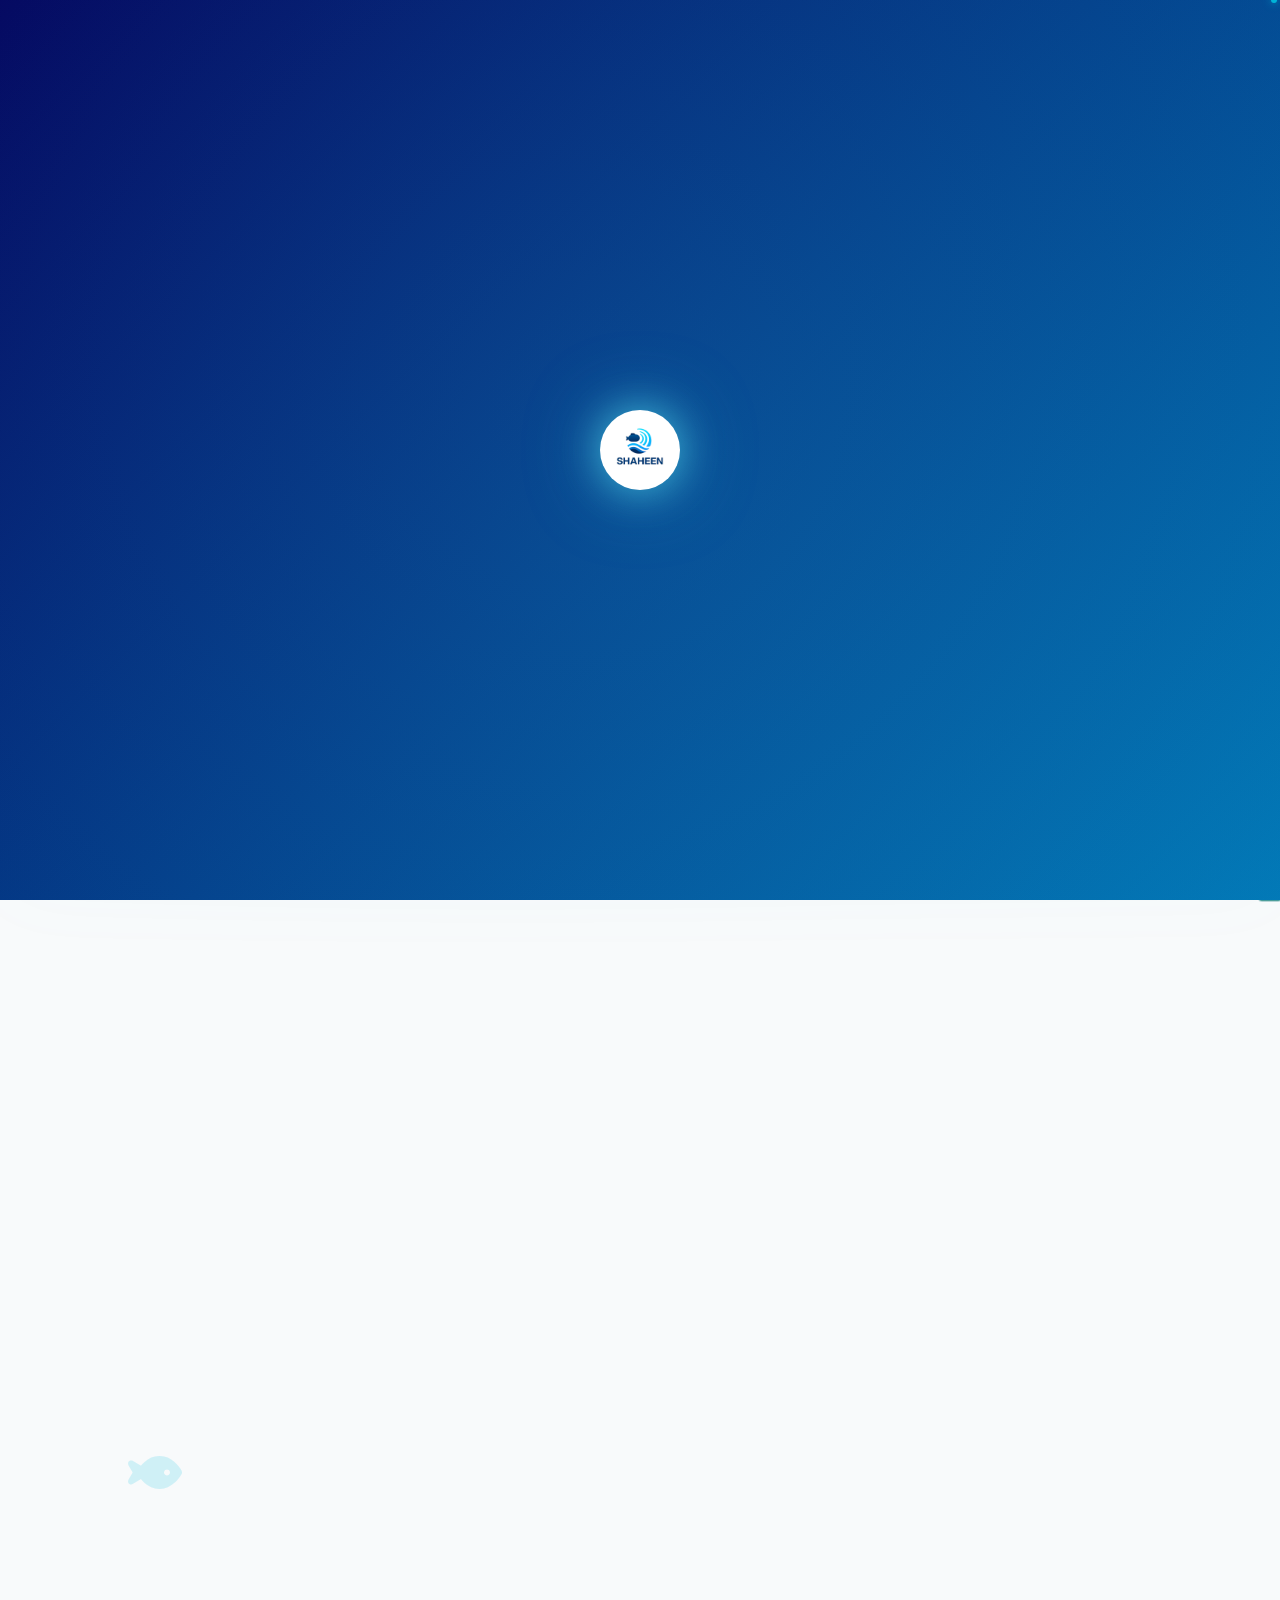
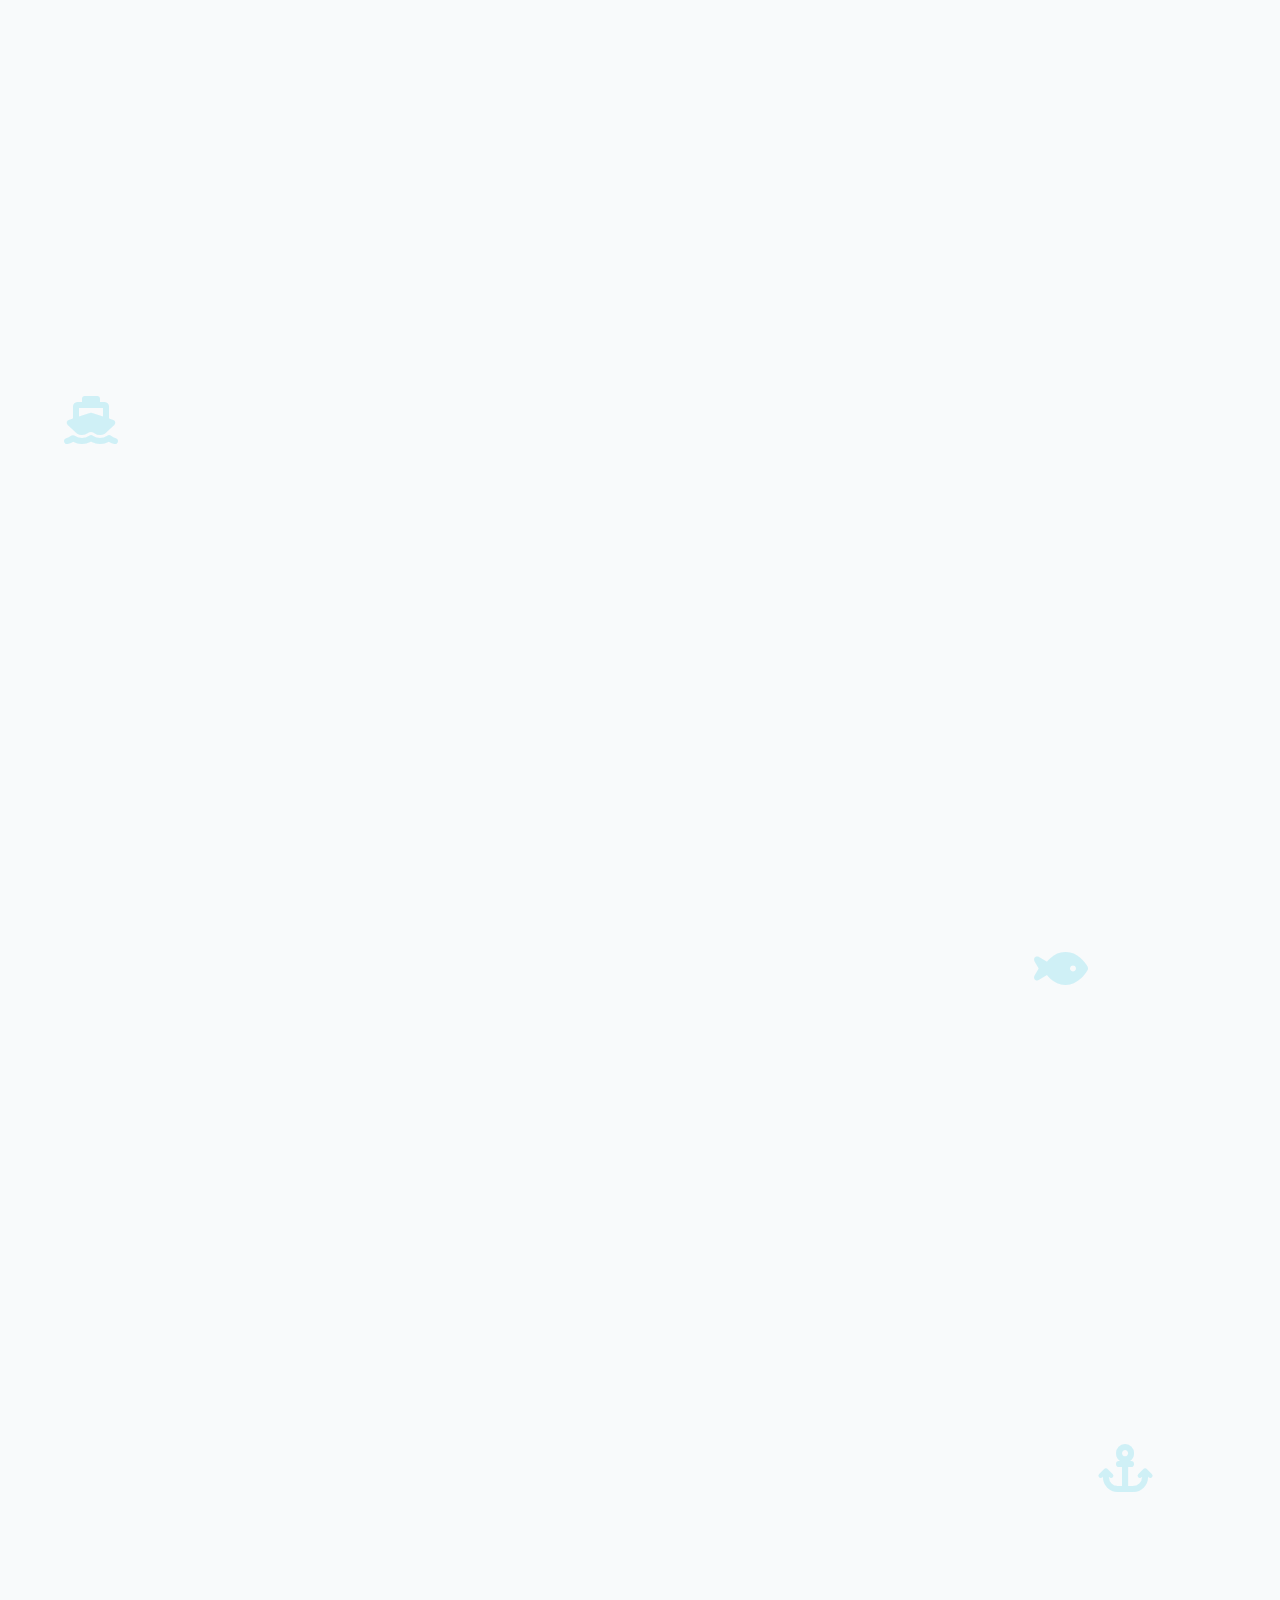
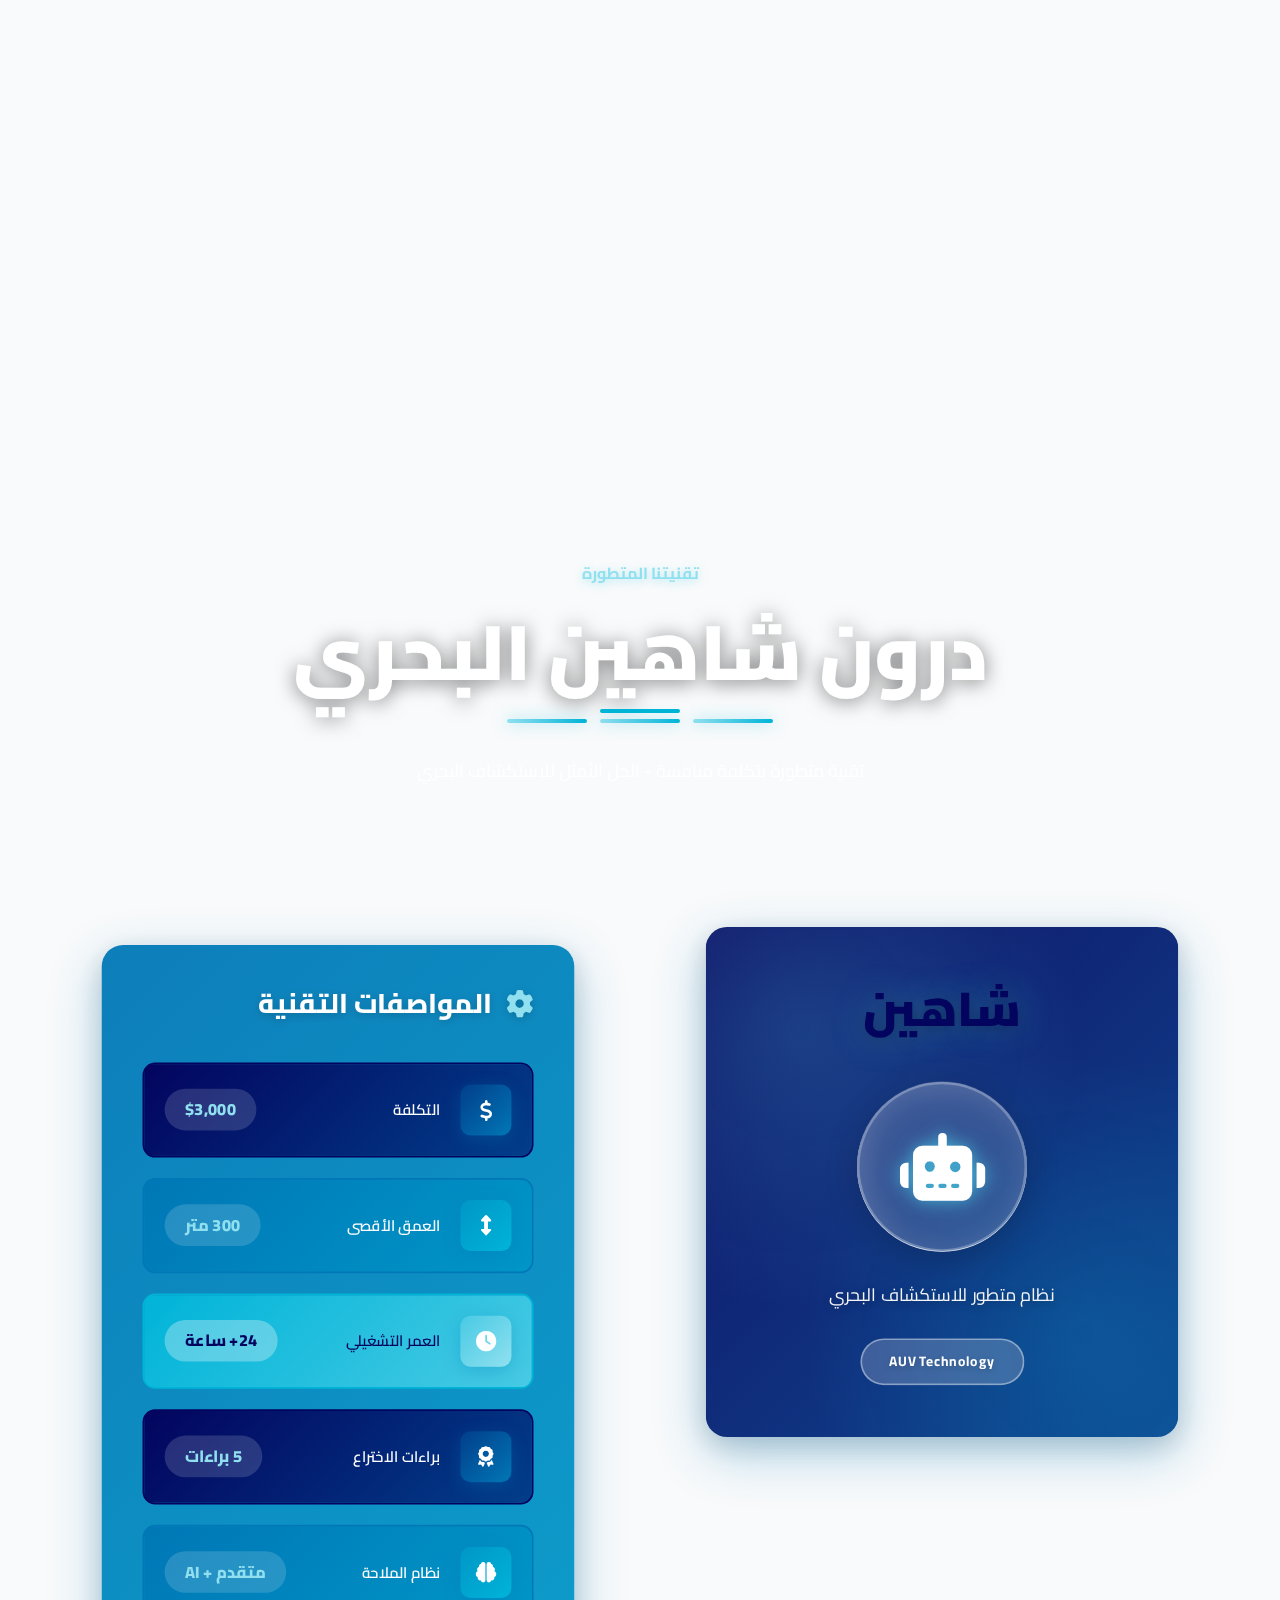
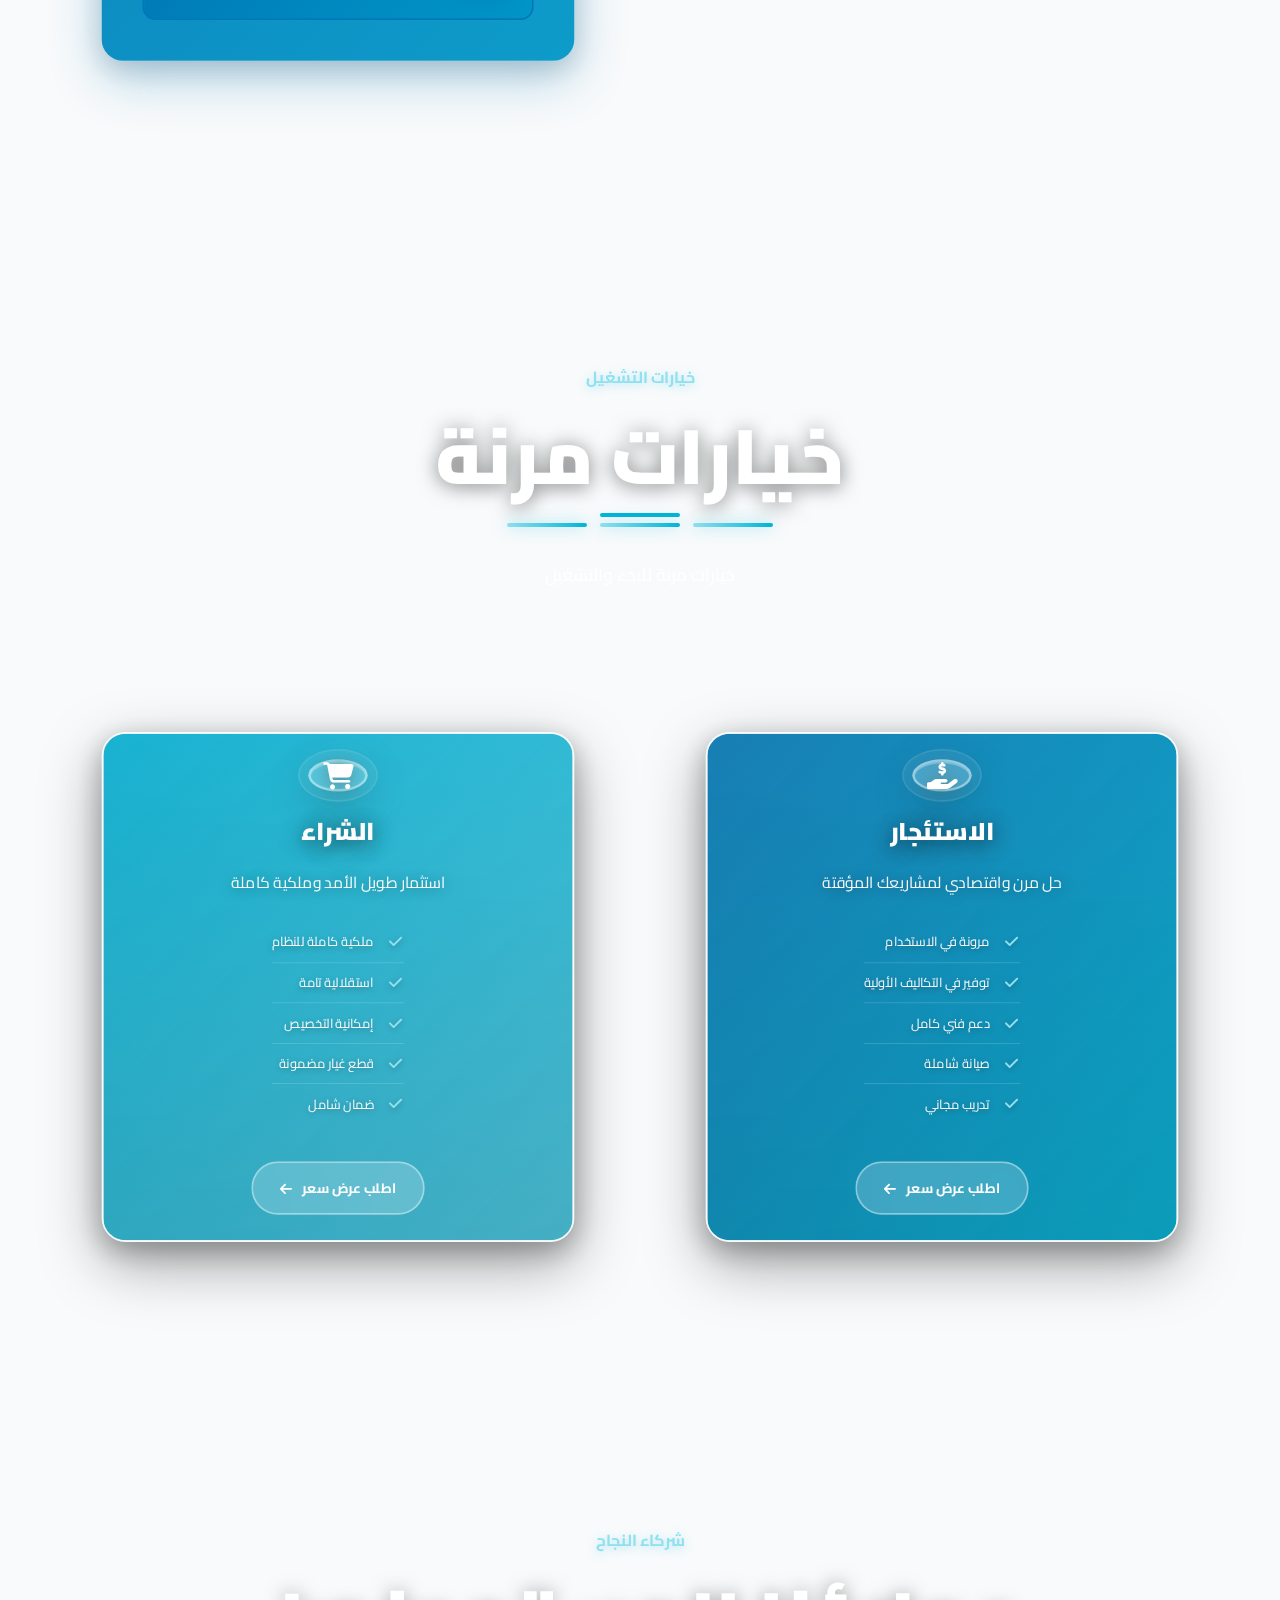
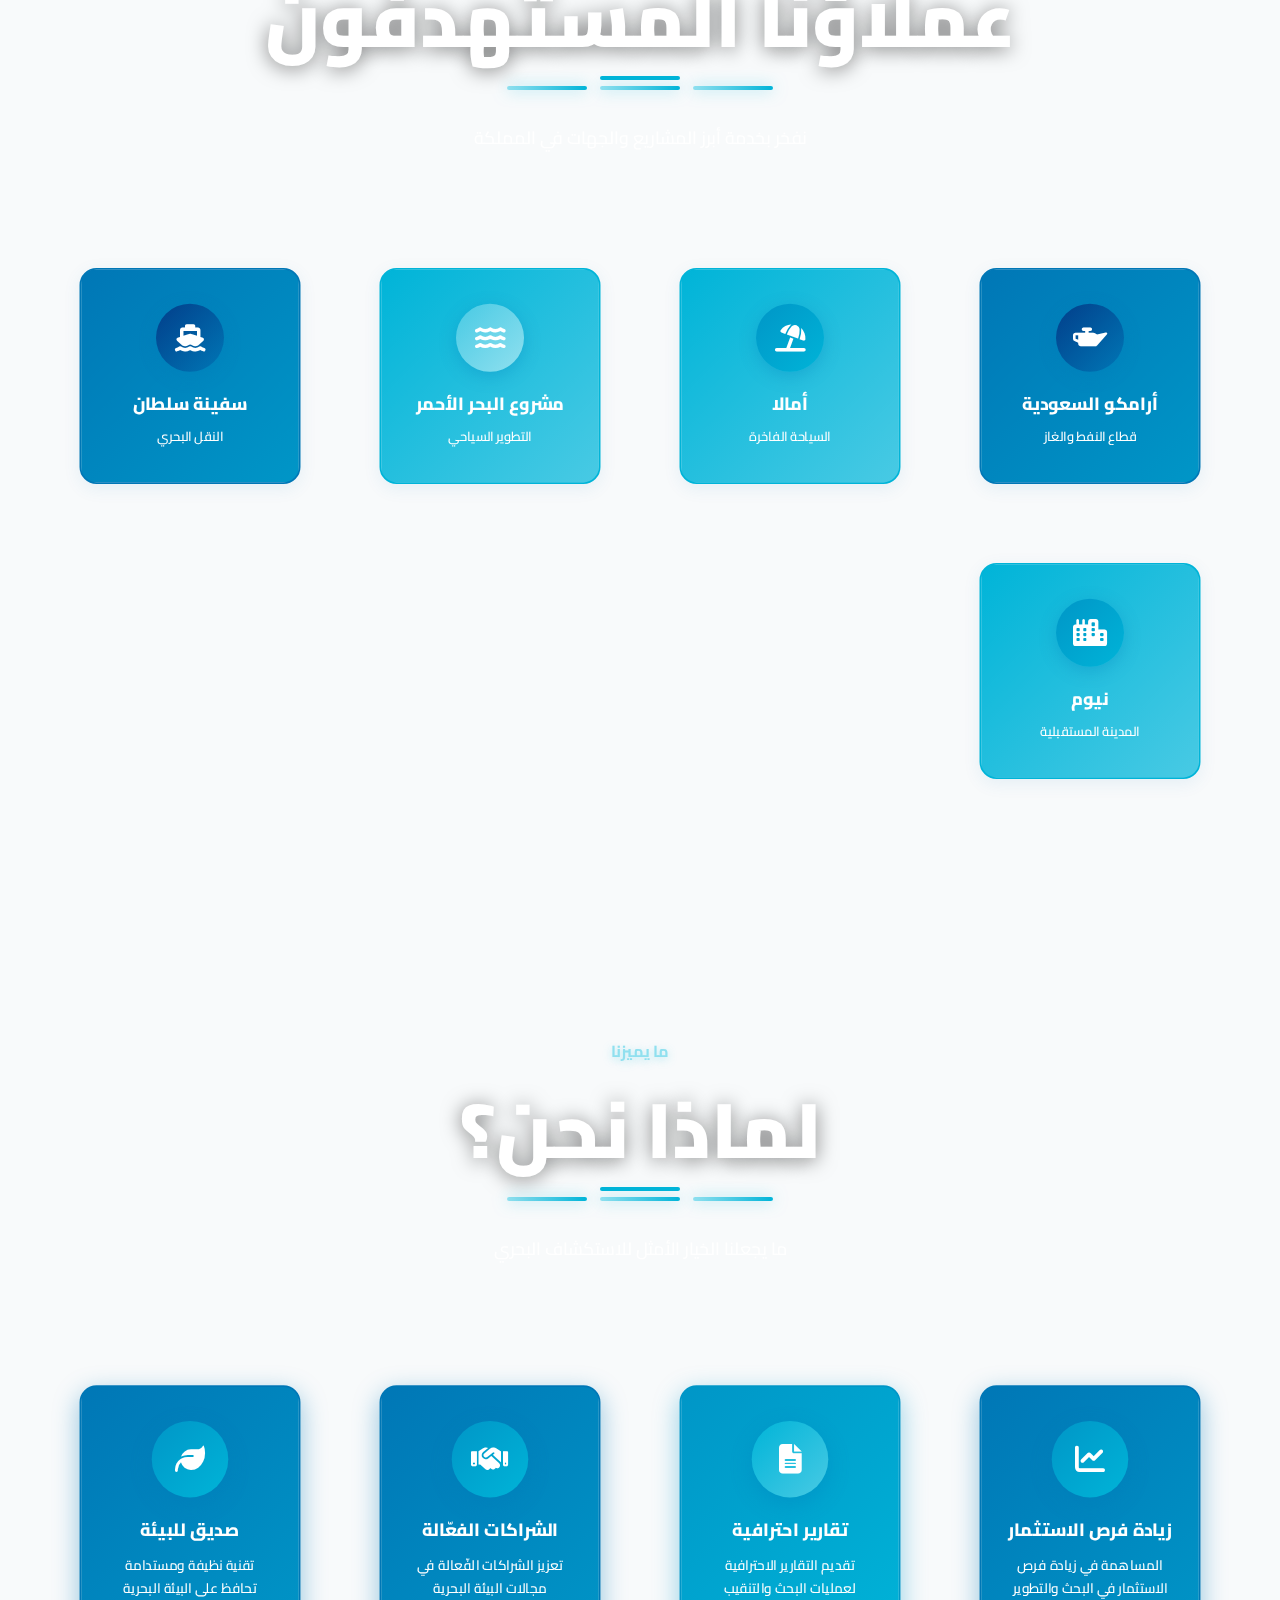
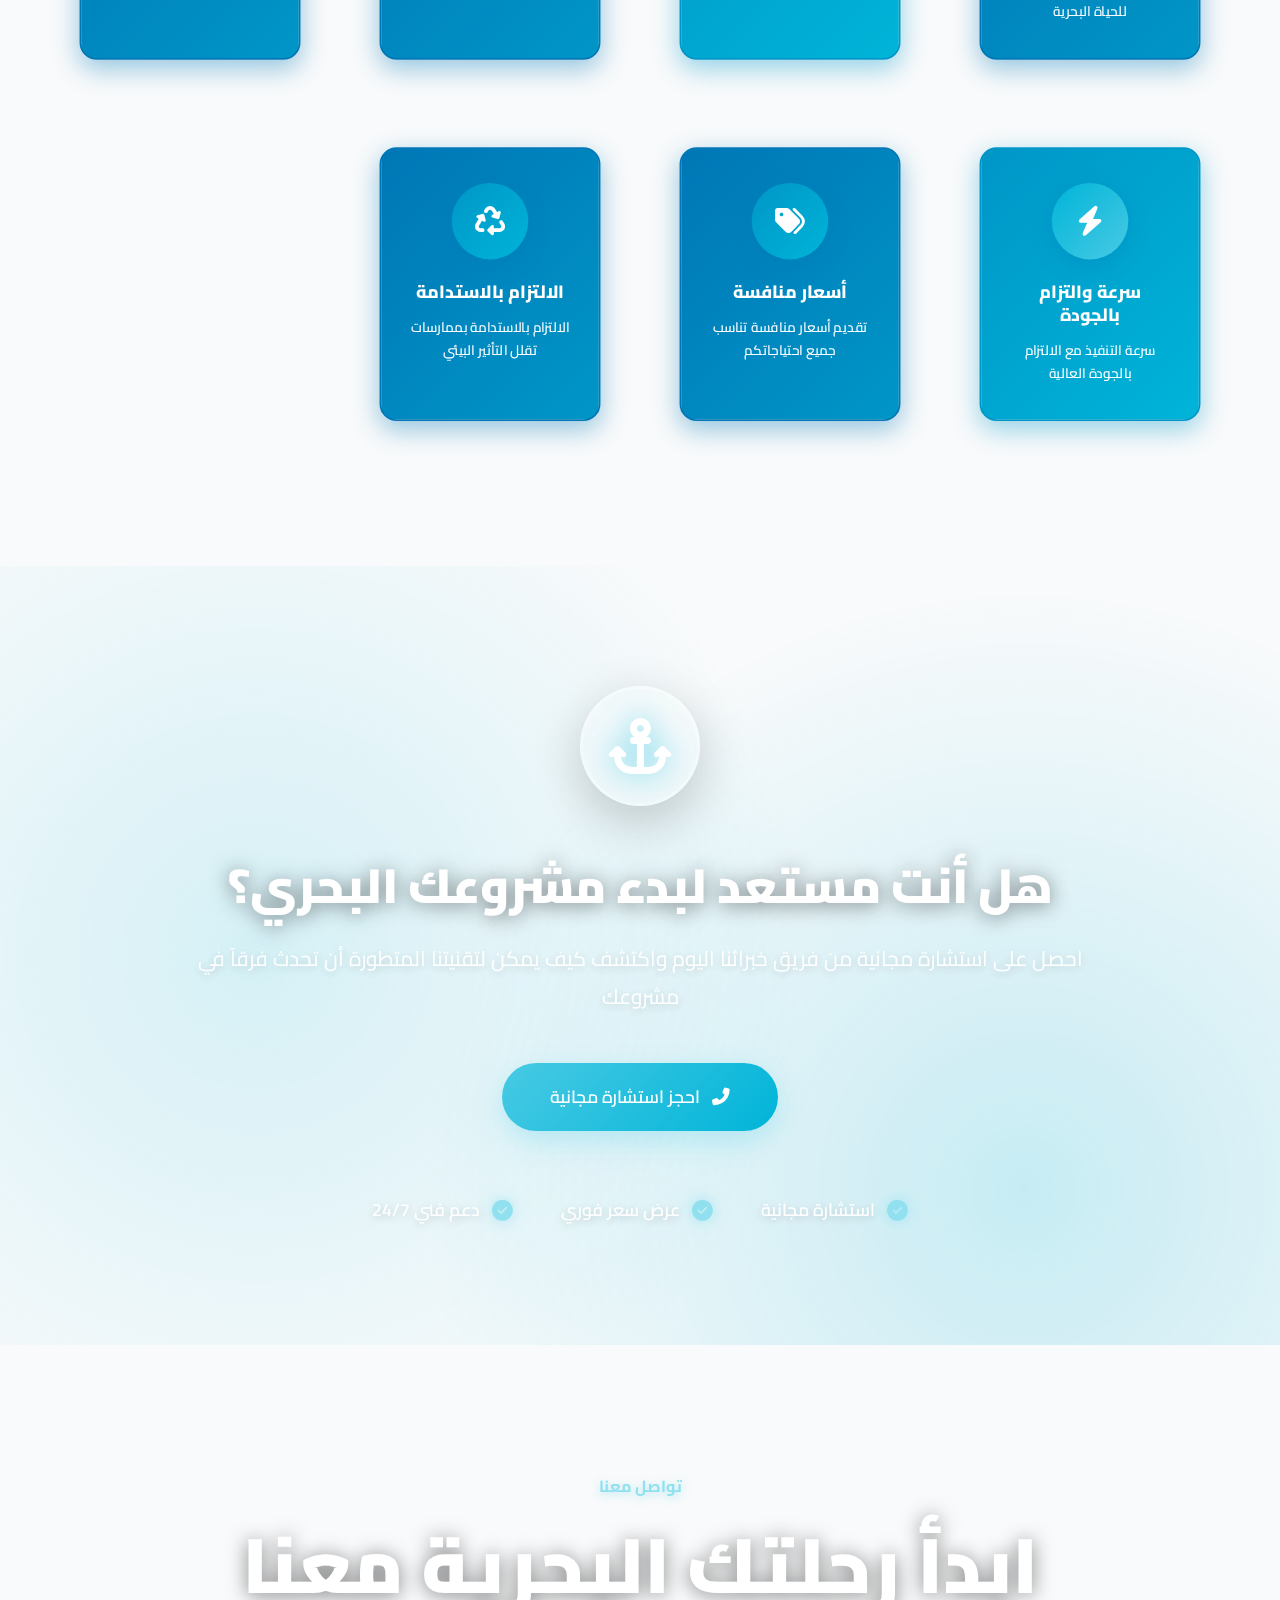
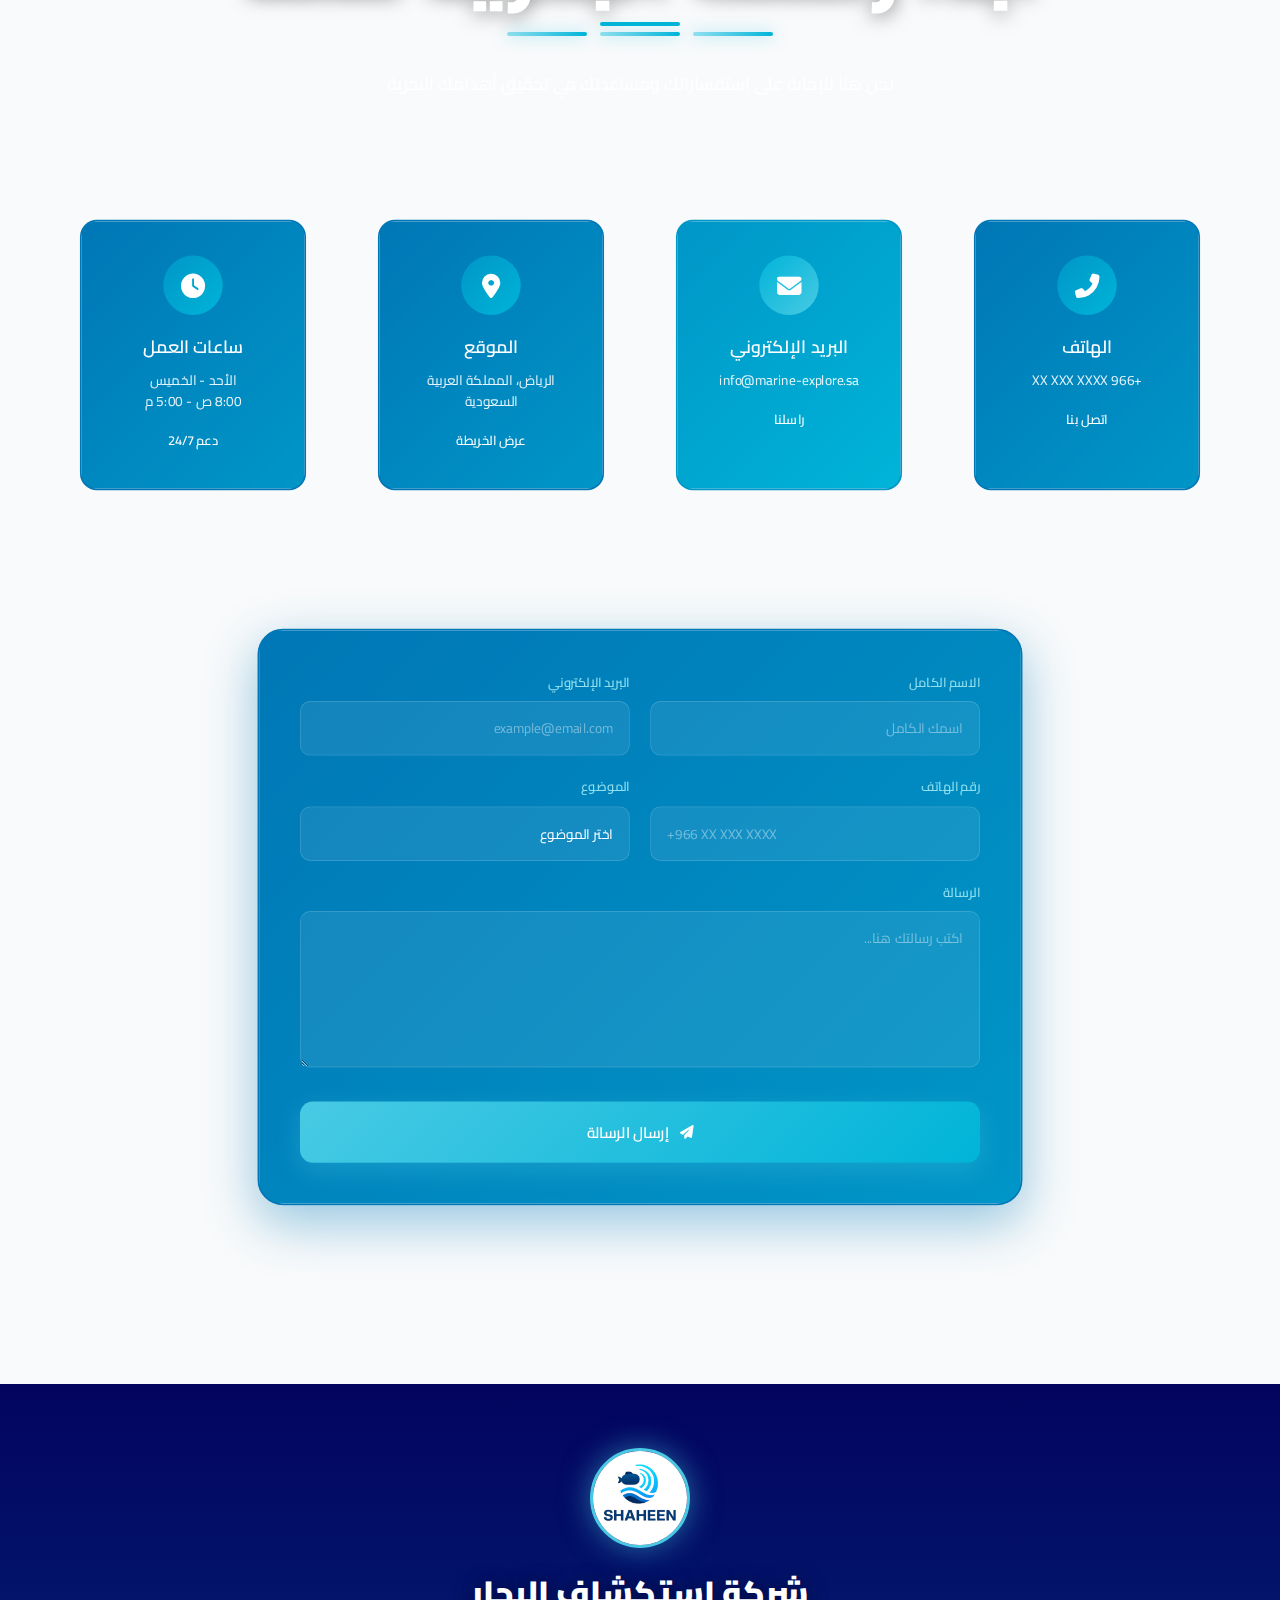
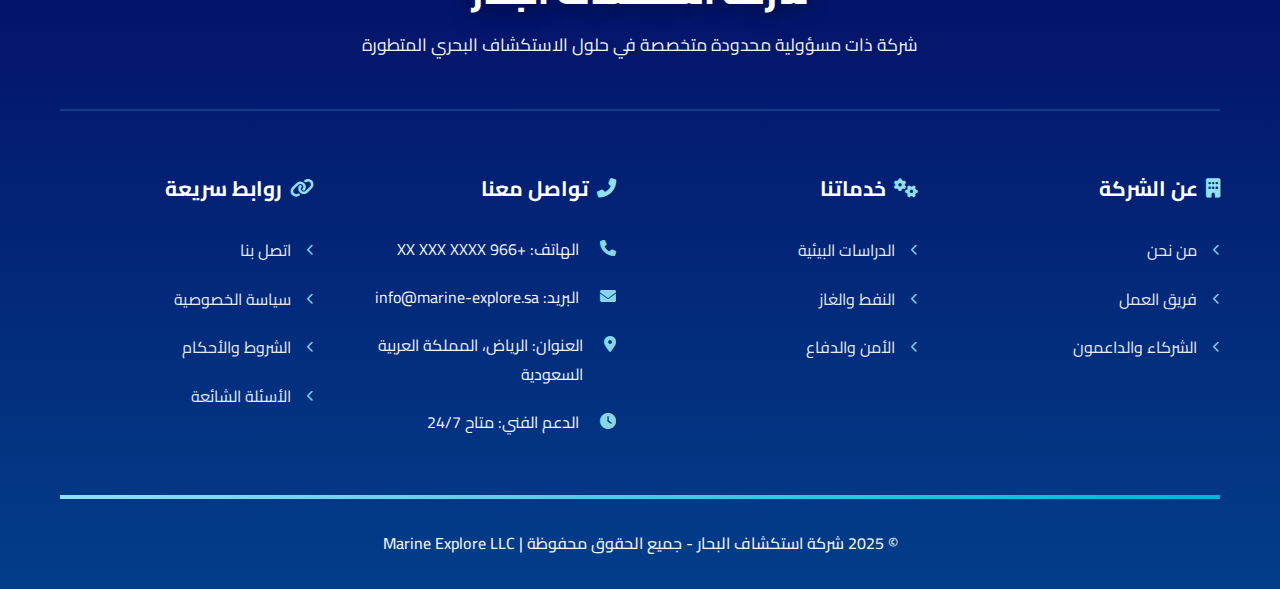
<file: index.html>
<!DOCTYPE html>
<html lang="ar" dir="rtl">
<head>
    <meta charset="UTF-8">
    <meta name="viewport" content="width=device-width, initial-scale=1.0">
    <meta name="description" content="شركة استكشاف البحار  - لتمكين الأبحاث والاستثمار في البيئة البحرية   ">
    <meta name="keywords" content="استكشاف بحري, درون بحري, شاهين, AUV, أرامكو, نيوم, البحر الأحمر">
    <title>شركة استكشاف البحار  | لتمكين الأبحاث والاستثمار في البيئة البحرية   </title>

    <!-- Google Fonts - Cairo -->
    <link rel="preconnect" href="https://fonts.googleapis.com">
    <link rel="preconnect" href="https://fonts.gstatic.com" crossorigin>
    <link href="https://fonts.googleapis.com/css2?family=Cairo:wght@300;400;600;700;900&display=swap" rel="stylesheet">

    <!-- Font Awesome -->
    <link rel="stylesheet" href="https://cdnjs.cloudflare.com/ajax/libs/font-awesome/6.5.1/css/all.min.css">

    <!-- CSS -->
    <link rel="stylesheet" href="css/style.css">
    <link rel="stylesheet" href="css/animations.css">

    <!-- Favicon -->
    <link rel="icon" type="image/jpeg" href="shaheen-logo.jpg">
</head>
<body class="home-page">
    <!-- Loading Screen -->
    <div class="loading-screen" id="loadingScreen">
        <div class="loader-container">
            <div class="ocean-loader">
                <div class="wave-loader">
                    <div class="wave"></div>
                    <div class="wave"></div>
                    <div class="wave"></div>
                </div>
                <div class="loader-icon">
                    <img src="shaheen-logo.jpg" alt="شاهين Logo">
                </div>
            </div>
        </div>
    </div>

    <!-- Custom Cursor -->
    <div class="custom-cursor"></div>
    <div class="cursor-dot"></div>

    <!-- Wave Transition Overlay -->
    <div class="wave-transition-overlay" id="waveTransition">
        <svg class="wave-svg" viewBox="0 0 1440 320" preserveAspectRatio="none">
            <path fill="#001d3d" fill-opacity="0.9" d="M0,96L48,112C96,128,192,160,288,160C384,160,480,128,576,122.7C672,117,768,139,864,149.3C960,160,1056,160,1152,138.7C1248,117,1344,75,1392,53.3L1440,32L1440,320L1392,320C1344,320,1248,320,1152,320C1056,320,960,320,864,320C768,320,672,320,576,320C480,320,384,320,288,320C192,320,96,320,48,320L0,320Z"></path>
        </svg>
        <svg class="wave-svg wave-2" viewBox="0 0 1440 320" preserveAspectRatio="none">
            <path fill="#003566" fill-opacity="0.7" d="M0,224L48,213.3C96,203,192,181,288,181.3C384,181,480,203,576,192C672,181,768,139,864,133.3C960,128,1056,160,1152,165.3C1248,171,1344,149,1392,138.7L1440,128L1440,320L1392,320C1344,320,1248,320,1152,320C1056,320,960,320,864,320C768,320,672,320,576,320C480,320,384,320,288,320C192,320,96,320,48,320L0,320Z"></path>
        </svg>
        <svg class="wave-svg wave-3" viewBox="0 0 1440 320" preserveAspectRatio="none">
            <path fill="#0077b6" fill-opacity="0.5" d="M0,160L48,170.7C96,181,192,203,288,208C384,213,480,203,576,186.7C672,171,768,149,864,154.7C960,160,1056,192,1152,197.3C1248,203,1344,181,1392,170.7L1440,160L1440,320L1392,320C1344,320,1248,320,1152,320C1056,320,960,320,864,320C768,320,672,320,576,320C480,320,384,320,288,320C192,320,96,320,48,320L0,320Z"></path>
        </svg>
    </div>

    <!-- Fullpage Video Background -->
    <div class="fullpage-video-bg" id="fullpageVideo">
        <video autoplay muted loop playsinline>
            <!-- الفيديو المحلي -->
            <source src="https://cdn.pixabay.com/video/2025/05/21/280607_tiny.mp4" type="video/mp4">
        </video>
    </div>

    <!-- Diving Overlay Effects -->
    <div class="diving-overlay">
        <div class="depth-gradient"></div>
        <div class="water-caustics"></div>
        <div class="pressure-vignette" id="pressureVignette"></div>
    </div>

    <!-- Kelp/Seaweed -->
    <div class="kelp"></div>
    <div class="kelp"></div>
    <div class="kelp"></div>
    <div class="kelp"></div>
    <div class="kelp"></div>
    <div class="kelp"></div>

    <!-- Plankton Particles -->
    <div id="planktonContainer" style="position: fixed; width: 100%; height: 100%; pointer-events: none; z-index: 2;"></div>

    <!-- Diving Bubbles -->
    <div id="divingBubblesContainer" style="position: fixed; width: 100%; height: 100%; pointer-events: none; z-index: 4;"></div>

    <!-- Navigation -->
    <nav class="navbar">
        <div class="container">
            <div class="logo">
                <div class="logo-icon">
                    <img src="shaheen-logo.jpg" alt="شاهين - Shaheen Logo">
                </div>
                <div class="logo-text">
                    <h1>شركة استكشاف البحار </h1>
                    <p>Marine Explore </p>
                </div>
            </div>

            <ul class="nav-menu" id="navMenu">
                <li><a href="index.html" class="active">الرئيسية</a></li>
                <li><a href="pages/about.html">عن الشركة</a></li>
<!--                <li><a href="pages/founders.html">المؤسسين</a></li>-->
                <li><a href="#contact">تواصل معنا</a></li>
                <li class="language-switcher">
                    <a href="#" id="languageToggle">
                        <i class="fas fa-globe"></i>
                        <span>English</span>
                    </a>
                </li>
            </ul>

            <div class="mobile-menu-toggle" id="mobileToggle">
                <span></span>
                <span></span>
                <span></span>
            </div>
        </div>
    </nav>

    <!-- Hero Section with Video Background -->
    <section class="hero underwater-effect">
        <!-- Video Background -->
        <div class="video-background">
            <!-- الفيديو المحلي -->
            <video autoplay muted loop playsinline>
                <source src="https://cdn.pixabay.com/video/2025/05/21/280607_tiny.mp4" type="video/mp4">
            </video>
            <div class="video-overlay-pattern"></div>
            <!-- Enhanced Depth Overlay -->
            <div class="video-depth-overlay"></div>
        </div>

        <!-- Ocean Light Rays -->
        <div class="ocean-ray"></div>
        <div class="ocean-ray"></div>
        <div class="ocean-ray"></div>
        <div class="ocean-ray"></div>
        <div class="ocean-ray"></div>

        <!-- Depth Particles -->
        <div class="depth-particle"></div>
        <div class="depth-particle"></div>
        <div class="depth-particle"></div>
        <div class="depth-particle"></div>
        <div class="depth-particle"></div>
        <div class="depth-particle"></div>
        <div class="depth-particle"></div>
        <div class="depth-particle"></div>
        <div class="depth-particle"></div>
        <div class="depth-particle"></div>

        <!-- Underwater Bubbles -->
        <div class="bubble"></div>
        <div class="bubble"></div>
        <div class="bubble"></div>
        <div class="bubble"></div>
        <div class="bubble"></div>
        <div class="bubble"></div>
        <div class="bubble"></div>
        <div class="bubble"></div>

        <div class="container" style="position: relative; z-index: 10;">
            <div class="hero-content">
                <h1 class="animate-fade-in-down text-animated-gradient" style="color: white; -webkit-text-fill-color: white;">شركة استكشاف البحار </h1>
                <p class="subtitle animate-fade-in-up delay-2 text-shadow-glow">لتمكين الأبحاث والاستثمار في البيئة البحرية   </p>
<!--                <p class="subtitle animate-fade-in-up delay-2 text-shadow-glow">رواد التقنية البحرية في المملكة</p>-->
                <p class="animate-fade-in-up delay-3">حلول ذكية ومتطورة للاستكشاف البحري باستخدام تقنية <span class="highlight-shaheen">الدرون شاهين</span></p>

            </div>
        </div>
    </section>

    <!-- About Company - Design 4 -->
    <section class="about-marine-v4">
        <!-- Ocean Wave Background -->
        <div class="marine-wave-bg">
           
        </div>

        <div class="container">
            <!-- Enhanced Header -->
            <div class="marine-header" data-aos="zoom-in">
                <div class="marine-compass">
                    <i class="fas fa-compass"></i>
                </div>
                <span class="marine-label">
                    <i class="fas fa-anchor"></i>
                    استكشاف البحار
                </span>
                <h2 class="marine-title">من نحن</h2>
                <div class="marine-divider">
                    <div class="wave-line"></div>
                    <i class="fas fa-ship"></i>
                    <div class="wave-line"></div>
                </div>
                <p class="marine-subtitle">
                    <i class="fas fa-water"></i>
                    التنوع البيئي كنز ينتظر الاكتشاف
                    <i class="fas fa-water"></i>
                </p>
            </div>

            <!-- Marine Content Grid -->
            <div class="marine-content-grid">
                <!-- Section 1: Introduction -->
                <div class="marine-card" data-aos="fade-up">
                    <div class="marine-card-header">
                        <div class="marine-icon">
                            <i class="fas fa-gem"></i>
                            <div class="icon-ripple"></div>
                        </div>
                        <h3>ثروات المملكة البحرية</h3>
                    </div>
                    <div class="marine-card-body">
                        <p>تمتلك سواحل المملكة العربية السعودية إمكانات هائلة من الثروات المعدنية والموارد الطبيعية القيمة، والتي يمكن أن تساهم بشكل كبير في تعزيز قطاع التعدين في المملكة وتحقيق التنمية المستدامة. ويتطلب استغلال هذه الإمكانات إجراء دراسات جيولوجية شاملة ومنهجية، وتطوير تقنيات استخراج ومعالجة مبتكرة، واتخاذ إجراءات صارمة لحماية البيئة، وتشجيع الاستثمار الأجنبي والشراكات بين القطاعين العام والخاص.</p>
                    </div>
                    <div class="marine-card-wave">
                        <i class="fas fa-water"></i>
                    </div>
                </div>

                <!-- Section 2: Mineral Resources -->
                <div class="marine-card" data-aos="fade-up" data-aos-delay="100">
                    <div class="marine-card-header">
                        <div class="marine-icon">
                            <i class="fas fa-layer-group"></i>
                            <div class="icon-ripple"></div>
                        </div>
                        <h3>الموارد المعدنية</h3>
                    </div>
                    <div class="marine-card-body">
                        <p>من أبرز هذه الإمكانات: الرواسب المعدنية الثقيلة على طول الشواطئ وفي المناطق القريبة منها، وتحتوي على معادن مثل الإلمنيت والروتيل والزركون والمغنتيت، والتي تستخدم في صناعات متنوعة مثل صناعة الطلاء والسيراميك والإلكترونيات، ورواسب الفوسفات والتي تعتبر مصدرًا هامًا لإنتاج الأسمدة الفوسفاتية التي تستخدم في الزراعة.</p>
                    </div>
                    <div class="marine-card-wave">
                        <i class="fas fa-water"></i>
                    </div>
                </div>

                <!-- Section 3: Coastal Resources -->
                <div class="marine-card" data-aos="fade-up" data-aos-delay="200">
                    <div class="marine-card-header">
                        <div class="marine-icon">
                            <i class="fas fa-umbrella-beach"></i>
                            <div class="icon-ripple"></div>
                        </div>
                        <h3>موارد السواحل</h3>
                    </div>
                    <div class="marine-card-body">
                        <p>كما تنتشر المسطحات الملحية على طول السواحل، وتعتبر مصدرًا غنيًا بالأملاح مثل ملح الطعام وكلوريد البوتاسيوم وكبريتات المغنيسيوم، والتي تستخدم في العديد من الصناعات الكيميائية والغذائية. ويتواجد الجبس في بعض التكوينات الجيولوجية الساحلية، ويستخدم في صناعة الأسمنت والبناء. ويعتبر الحجر الجيري من الصخور الرسوبية الشائعة على طول السواحل، ويستخدم في صناعة الأسمنت والجير ومواد البناء، كما تتواجد الرمال بكميات كبيرة، وتستخدم في صناعة الزجاج والبناء.</p>
                    </div>
                    <div class="marine-card-wave">
                        <i class="fas fa-water"></i>
                    </div>
                </div>

                <!-- Section 4: Marine Resources -->
                <div class="marine-card" data-aos="fade-up" data-aos-delay="300">
                    <div class="marine-card-header">
                        <div class="marine-icon">
                            <i class="fas fa-ship"></i>
                            <div class="icon-ripple"></div>
                        </div>
                        <h3>الموارد البحرية</h3>
                    </div>
                    <div class="marine-card-body">
                        <p>بالإضافة إلى المعادن الموجودة على اليابسة، تحتوي المياه الإقليمية للمملكة على موارد طبيعية قيمة مثل النفط والغاز الطبيعي، بالإضافة إلى إمكانية استخراج المعادن من قاع البحر.</p>
                    </div>
                    <div class="marine-card-wave">
                        <i class="fas fa-water"></i>
                    </div>
                </div>

                <!-- Section 5: Oil Fields -->
                <div class="marine-card" data-aos="fade-up" data-aos-delay="400">
                    <div class="marine-card-header">
                        <div class="marine-icon">
                            <i class="fas fa-oil-can"></i>
                            <div class="icon-ripple"></div>
                        </div>
                        <h3>حقول النفط البحرية</h3>
                    </div>
                    <div class="marine-card-body">
                        <p>كما تلعب حقول النفط البحرية دورًا حيويًا في إنتاج النفط السعودي، حيث تساهم بكميات كبيرة في إجمالي الإنتاج اليومي. تشمل هذه الحقول حقولًا عملاقة مثل <strong>حقل المرجان</strong> و<strong>حقل السفانية</strong>، وهما من بين أكبر الحقول البحرية في العالم. يتم استخراج النفط من هذه الحقول باستخدام تقنيات متطورة، ويتم نقله عبر خطوط الأنابيب إلى مصافي التكرير ومحطات التصدير.</p>
                    </div>
                    <div class="marine-card-wave">
                        <i class="fas fa-water"></i>
                    </div>
                </div>

                <!-- Section 6: Natural Gas -->
                <div class="marine-card" data-aos="fade-up" data-aos-delay="500">
                    <div class="marine-card-header">
                        <div class="marine-icon">
                            <i class="fas fa-fire"></i>
                            <div class="icon-ripple"></div>
                        </div>
                        <h3>الغاز الطبيعي</h3>
                    </div>
                    <div class="marine-card-body">
                        <p>بالإضافة إلى النفط، تحتوي المياه الإقليمية للمملكة على كميات كبيرة من الغاز الطبيعي، والذي يعتبر مصدرًا هامًا للطاقة النظيفة. يتم استخدام الغاز الطبيعي في توليد الكهرباء وتشغيل المصانع وتحلية المياه، كما يتم تصديره إلى الخارج لتلبية الطلب العالمي المتزايد على الغاز.</p>
                    </div>
                    <div class="marine-card-wave">
                        <i class="fas fa-water"></i>
                    </div>
                </div>
            </div>

            <!-- Vision, Mission, Values - Marine Style -->
            <div class="marine-vmv-section" data-aos="fade-up">
                <div class="vmv-lighthouse">
                    <i class="fas fa-lighthouse"></i>
                </div>
                
                <div class="marine-vmv-grid">
                    <!-- Vision -->
                    <div class="marine-vmv-card vision-marine">
                        <div class="vmv-anchor">
                            <i class="fas fa-anchor"></i>
                        </div>
                        <div class="vmv-icon-marine">
                            <i class="fas fa-binoculars"></i>
                            <div class="wave-ripple"></div>
                        </div>
                        <h3>الرؤية</h3>
                        <div class="vmv-divider-marine">
                            <i class="fas fa-fish"></i>
                        </div>
                        <p>أن نكون شركة رائدة عالمياً في توفير حلول التصوير والتنقيب تحت الماء بتقنيات متقدمة ومتطورة والمساهمة الفعالة في استكشاف وحماية الحياة البحرية.</p>
                        <div class="vmv-waves">
                            <i class="fas fa-water"></i>
                            <i class="fas fa-water"></i>
                            <i class="fas fa-water"></i>
                        </div>
                    </div>

                    <!-- Mission -->
                    <div class="marine-vmv-card mission-marine">
                        <div class="vmv-anchor">
                            <i class="fas fa-anchor"></i>
                        </div>
                        <div class="vmv-icon-marine">
                            <i class="fas fa-compass"></i>
                            <div class="wave-ripple"></div>
                        </div>
                        <h3>الرسالة</h3>
                        <div class="vmv-divider-marine">
                            <i class="fas fa-fish"></i>
                        </div>
                        <p>تمكين الاستكشاف للحياة البحرية بتقديم أدوات وتقنيات مبتكرة.</p>
                        <div class="vmv-waves">
                            <i class="fas fa-water"></i>
                            <i class="fas fa-water"></i>
                            <i class="fas fa-water"></i>
                        </div>
                    </div>

                    <!-- Values -->
                    <div class="marine-vmv-card values-marine">
                        <div class="vmv-anchor">
                            <i class="fas fa-anchor"></i>
                        </div>
                        <div class="vmv-icon-marine">
                            <i class="fas fa-anchor"></i>
                            <div class="wave-ripple"></div>
                        </div>
                        <h3>القيم</h3>
                        <div class="vmv-divider-marine">
                            <i class="fas fa-fish"></i>
                        </div>
                        <div class="values-marine-list">
                            <div class="value-item">
                                <i class="fas fa-lightbulb"></i>
                                <span>الابتكار</span>
                            </div>
                            <div class="value-item">
                                <i class="fas fa-medal"></i>
                                <span>الجودة</span>
                            </div>
                            <div class="value-item">
                                <i class="fas fa-leaf"></i>
                                <span>الاستدامة</span>
                            </div>
                            <div class="value-item">
                                <i class="fas fa-hands-helping"></i>
                                <span>المسؤولية</span>
                            </div>
                            <div class="value-item">
                                <i class="fas fa-handshake"></i>
                                <span>الشراكة</span>
                            </div>
                        </div>
                        <div class="vmv-waves">
                            <i class="fas fa-water"></i>
                            <i class="fas fa-water"></i>
                            <i class="fas fa-water"></i>
                        </div>
                    </div>
                </div>
            </div>

            <!-- Floating Marine Elements -->
            <div class="floating-marine-elements">
                <i class="fas fa-fish float-fish-1"></i>
                <i class="fas fa-fish float-fish-2"></i>
                <i class="fas fa-ship float-ship"></i>
                <i class="fas fa-anchor float-anchor"></i>
            </div>
        </div>

    </section>

    <!-- Shaheen Drone Section -->
    <section class="shaheen-section">

        <div class="container">
            <div class="section-header">
                <span class="section-subtitle" style="color: #90e0ef;">تقنيتنا المتطورة</span>
                <h2 class="ocean-title" style="color: #fff; text-shadow: 0 2px 20px rgba(0,0,0,0.5);">درون شاهين البحري</h2>
                <div class="title-waves">
                    <div class="wave-line" style="background: linear-gradient(90deg, #90e0ef, #48cae4, #00b4d8);"></div>
                    <div class="wave-line" style="background: linear-gradient(90deg, #90e0ef, #48cae4, #00b4d8);"></div>
                    <div class="wave-line" style="background: linear-gradient(90deg, #90e0ef, #48cae4, #00b4d8);"></div>
                </div>
                <p style="color: rgba(255,255,255,0.95); max-width: 800px; margin: 2rem auto 3rem;">تقنية متطورة بتكلفة منافسة - الحل الأمثل للاستكشاف البحري</p>
            </div>

            <div class="shaheen-content-grid">
                <!-- Shaheen Visual Card -->
                <div class="shaheen-visual-card reveal-scale">
                    <div class="shaheen-card-bg"></div>
                    <div class="shaheen-card-overlay"></div>
                    <div class="shaheen-card-content">
                        <h3>شاهين</h3>
                        <div class="shaheen-icon-wrapper">
                            <div class="shaheen-icon">
                                <i class="fas fa-robot"></i>
                            </div>
                            <div class="pulse-ring"></div>
                            <div class="pulse-ring delay-1"></div>
                        </div>
                        <p>نظام متطور للاستكشاف البحري</p>
                        <div class="shaheen-badge">AUV Technology</div>
                    </div>
                </div>

                <!-- Shaheen Specs Card -->
                <div class="shaheen-specs-card reveal-scale">
                    <h3 class="specs-title">
                        <i class="fas fa-cog"></i>
                        المواصفات التقنية
                    </h3>
                    <div class="specs-list">
                        <div class="spec-item">
                            <div class="spec-icon">
                                <i class="fas fa-dollar-sign"></i>
                            </div>
                            <div class="spec-info">
                                <span class="spec-label">التكلفة</span>
                                <span class="spec-value">$3,000</span>
                            </div>
                        </div>
                        <div class="spec-item">
                            <div class="spec-icon">
                                <i class="fas fa-arrows-alt-v"></i>
                            </div>
                            <div class="spec-info">
                                <span class="spec-label">العمق الأقصى</span>
                                <span class="spec-value">300 متر</span>
                            </div>
                        </div>
                        <div class="spec-item">
                            <div class="spec-icon">
                                <i class="fas fa-clock"></i>
                            </div>
                            <div class="spec-info">
                                <span class="spec-label">العمر التشغيلي</span>
                                <span class="spec-value">24+ ساعة</span>
                            </div>
                        </div>
                        <div class="spec-item">
                            <div class="spec-icon">
                                <i class="fas fa-award"></i>
                            </div>
                            <div class="spec-info">
                                <span class="spec-label">براءات الاختراع</span>
                                <span class="spec-value">5 براءات</span>
                            </div>
                        </div>
                        <div class="spec-item">
                            <div class="spec-icon">
                                <i class="fas fa-brain"></i>
                            </div>
                            <div class="spec-info">
                                <span class="spec-label">نظام الملاحة</span>
                                <span class="spec-value">متقدم + AI</span>
                            </div>
                        </div>
                    </div>
                </div>
            </div>
        </div>

    </section>

    <!-- Business Models -->
    <section class="business-models-section">

        <div class="container">
            <div class="section-header">
                <span class="section-subtitle" style="color: #90e0ef;">خيارات التشغيل</span>
                <h2 class="ocean-title" style="color: #fff; text-shadow: 0 2px 20px rgba(0,0,0,0.5);">خيارات مرنة</h2>
                <div class="title-waves">
                    <div class="wave-line" style="background: linear-gradient(90deg, #90e0ef, #48cae4, #00b4d8);"></div>
                    <div class="wave-line" style="background: linear-gradient(90deg, #90e0ef, #48cae4, #00b4d8);"></div>
                    <div class="wave-line" style="background: linear-gradient(90deg, #90e0ef, #48cae4, #00b4d8);"></div>
                </div>
                <p style="color: rgba(255,255,255,0.95); max-width: 800px; margin: 2rem auto 3rem;">خيارات مرنة للبدء والتشغيل</p>
            </div>

            <div class="business-models-grid">
                <!-- Rental Model -->
                <div class="professional-card business-card reveal-scale" data-theme="rental">
                    <div class="card-background"></div>
                    <div class="card-overlay"></div>
                    <div class="card-content">
                        <div class="card-icon">
                            <i class="fas fa-hand-holding-usd"></i>
                        </div>
                        <h3>الاستئجار</h3>
                        <p class="business-description">حل مرن واقتصادي لمشاريعك المؤقتة</p>
                        <ul class="business-features">
                            <li><i class="fas fa-check"></i> مرونة في الاستخدام</li>
                            <li><i class="fas fa-check"></i> توفير في التكاليف الأولية</li>
                            <li><i class="fas fa-check"></i> دعم فني كامل</li>
                            <li><i class="fas fa-check"></i> صيانة شاملة</li>
                            <li><i class="fas fa-check"></i> تدريب مجاني</li>
                        </ul>
                        <a href="pages/contact.html" class="business-btn">
                            اطلب عرض سعر <i class="fas fa-arrow-left"></i>
                        </a>
                    </div>
                </div>

                <!-- Purchase Model -->
                <div class="professional-card business-card reveal-scale" data-theme="purchase">
                    <div class="card-background"></div>
                    <div class="card-overlay"></div>
                    <div class="card-content">
                        <div class="card-icon">
                            <i class="fas fa-shopping-cart"></i>
                        </div>
                        <h3>الشراء</h3>
                        <p class="business-description">استثمار طويل الأمد وملكية كاملة</p>
                        <ul class="business-features">
                            <li><i class="fas fa-check"></i> ملكية كاملة للنظام</li>
                            <li><i class="fas fa-check"></i> استقلالية تامة</li>
                            <li><i class="fas fa-check"></i> إمكانية التخصيص</li>
                            <li><i class="fas fa-check"></i> قطع غيار مضمونة</li>
                            <li><i class="fas fa-check"></i> ضمان شامل</li>
                        </ul>
                        <a href="pages/contact.html" class="business-btn">
                            اطلب عرض سعر <i class="fas fa-arrow-left"></i>
                        </a>
                    </div>
                </div>
            </div>
        </div>

    </section>


    <!-- Target Clients -->
    <section class="clients-section">

        <div class="container">
            <div class="section-header">
                <span class="section-subtitle" style="color: #90e0ef;">شركاء النجاح</span>
                <h2 class="ocean-title" style="color: #fff; text-shadow: 0 2px 20px rgba(0,0,0,0.5);">عملاؤنا المستهدفون</h2>
                <div class="title-waves">
                    <div class="wave-line" style="background: linear-gradient(90deg, #90e0ef, #48cae4, #00b4d8);"></div>
                    <div class="wave-line" style="background: linear-gradient(90deg, #90e0ef, #48cae4, #00b4d8);"></div>
                    <div class="wave-line" style="background: linear-gradient(90deg, #90e0ef, #48cae4, #00b4d8);"></div>
                </div>
                <p style="color: rgba(255,255,255,0.95); max-width: 800px; margin: 2rem auto 3rem;">نفخر بخدمة أبرز المشاريع والجهات في المملكة</p>
            </div>

            <div class="clients-grid-modern">
                <div class="client-card reveal-scale">
                    <div class="client-icon">
                        <i class="fas fa-oil-can"></i>
                    </div>
                    <h4>أرامكو السعودية</h4>
                    <p>قطاع النفط والغاز</p>
                </div>
                <div class="client-card reveal-scale">
                    <div class="client-icon">
                        <i class="fas fa-umbrella-beach"></i>
                    </div>
                    <h4>أمالا</h4>
                    <p>السياحة الفاخرة</p>
                </div>
                <div class="client-card reveal-scale">
                    <div class="client-icon">
                        <i class="fas fa-water"></i>
                    </div>
                    <h4>مشروع البحر الأحمر</h4>
                    <p>التطوير السياحي</p>
                </div>
                <div class="client-card reveal-scale">
                    <div class="client-icon">
                        <i class="fas fa-ship"></i>
                    </div>
                    <h4>سفينة سلطان</h4>
                    <p>النقل البحري</p>
                </div>
                <div class="client-card reveal-scale">
                    <div class="client-icon">
                        <i class="fas fa-city"></i>
                    </div>
                    <h4>نيوم</h4>
                    <p>المدينة المستقبلية</p>
                </div>
            </div>
        </div>

    </section>

    <!-- Why Choose Us -->
    <section class="why-us-section">

        <div class="container">
            <div class="section-header">
                <span class="section-subtitle" style="color: #90e0ef;">ما يميزنا</span>
                <h2 class="ocean-title" style="color: #fff; text-shadow: 0 2px 20px rgba(0,0,0,0.5);">لماذا نحن؟</h2>
                <div class="title-waves">
                    <div class="wave-line" style="background: linear-gradient(90deg, #90e0ef, #48cae4, #00b4d8);"></div>
                    <div class="wave-line" style="background: linear-gradient(90deg, #90e0ef, #48cae4, #00b4d8);"></div>
                    <div class="wave-line" style="background: linear-gradient(90deg, #90e0ef, #48cae4, #00b4d8);"></div>
                </div>
                <p style="color: rgba(255,255,255,0.95); max-width: 800px; margin: 2rem auto 3rem;">ما يجعلنا الخيار الأمثل للاستكشاف البحري</p>
            </div>

            <div class="why-us-grid">
                <div class="why-us-card reveal-scale">
                    <div class="why-icon">
                        <i class="fas fa-chart-line"></i>
                    </div>
                    <h4>زيادة فرص الاستثمار</h4>
                    <p>المساهمة في زيادة فرص الاستثمار في البحث والتطوير للحياة البحرية</p>
                </div>

                <div class="why-us-card reveal-scale">
                    <div class="why-icon">
                        <i class="fas fa-file-alt"></i>
                    </div>
                    <h4>تقارير احترافية</h4>
                    <p>تقديم التقارير الاحترافية لعمليات البحث والتنقيب</p>
                </div>

                <div class="why-us-card reveal-scale">
                    <div class="why-icon">
                        <i class="fas fa-handshake"></i>
                    </div>
                    <h4>الشراكات الفعّالة</h4>
                    <p>تعزيز الشراكات الفّعالة في مجالات البيئة البحرية</p>
                </div>

                <div class="why-us-card reveal-scale">
                    <div class="why-icon">
                        <i class="fas fa-leaf"></i>
                    </div>
                    <h4>صديق للبيئة</h4>
                    <p>تقنية نظيفة ومستدامة تحافظ على البيئة البحرية</p>
                </div>

                <div class="why-us-card reveal-scale">
                    <div class="why-icon">
                        <i class="fas fa-bolt"></i>
                    </div>
                    <h4>سرعة والتزام بالجودة</h4>
                    <p>سرعة التنفيذ مع الالتزام بالجودة العالية</p>
                </div>

                <div class="why-us-card reveal-scale">
                    <div class="why-icon">
                        <i class="fas fa-tags"></i>
                    </div>
                    <h4>أسعار منافسة</h4>
                    <p>تقديم أسعار منافسة تناسب جميع احتياجاتكم</p>
                </div>

                <div class="why-us-card reveal-scale">
                    <div class="why-icon">
                        <i class="fas fa-recycle"></i>
                    </div>
                    <h4>الالتزام بالاستدامة</h4>
                    <p>الالتزام بالاستدامة بممارسات تقلل التأثير البيئي</p>
                </div>
            </div>
        </div>

    </section>

    <!-- CTA Section -->
    <section class="cta-section-modern">

        <div class="cta-background-overlay"></div>
        <div class="container">
            <div class="cta-content-modern">
                <div class="cta-icon-large">
                    <i class="fas fa-anchor"></i>
                </div>
                <h2 class="cta-title">هل أنت مستعد لبدء مشروعك البحري؟</h2>
                <p class="cta-description">احصل على استشارة مجانية من فريق خبرائنا اليوم واكتشف كيف يمكن لتقنيتنا المتطورة أن تحدث فرقاً في مشروعك</p>
                <div class="cta-buttons">
                    <a href="pages/contact.html" class="cta-btn-primary">
                        <i class="fas fa-phone-alt"></i>
                        احجز استشارة مجانية
                    </a>
                </div>
                <div class="cta-features-list">
                    <div class="cta-feature-item">
                        <i class="fas fa-check-circle"></i>
                        <span>استشارة مجانية</span>
                    </div>
                    <div class="cta-feature-item">
                        <i class="fas fa-check-circle"></i>
                        <span>عرض سعر فوري</span>
                    </div>
                    <div class="cta-feature-item">
                        <i class="fas fa-check-circle"></i>
                        <span>دعم فني 24/7</span>
                    </div>
                </div>
            </div>
        </div>
    </section>

    <!-- Contact Section -->
    <section class="contact-section" id="contact">
        <div class="container">
            <div class="section-header">
                <span class="section-subtitle" style="color: #90e0ef;">تواصل معنا</span>
                <h2 class="ocean-title" style="color: #fff; text-shadow: 0 2px 20px rgba(0,0,0,0.5);">ابدأ رحلتك البحرية معنا</h2>
                <div class="title-waves">
                    <div class="wave-line" style="background: linear-gradient(90deg, #90e0ef, #48cae4, #00b4d8);"></div>
                    <div class="wave-line" style="background: linear-gradient(90deg, #90e0ef, #48cae4, #00b4d8);"></div>
                    <div class="wave-line" style="background: linear-gradient(90deg, #90e0ef, #48cae4, #00b4d8);"></div>
                </div>
                <p style="color: rgba(255,255,255,0.95); max-width: 800px; margin: 2rem auto 3rem;">نحن هنا للإجابة على استفساراتك ومساعدتك في تحقيق أهدافك البحرية</p>
            </div>

            <div class="contact-content">
                <!-- Contact Info Cards -->
                <div class="contact-info-cards">
                    <div class="contact-info-card reveal-scale">
                        <div class="contact-card-icon">
                            <i class="fas fa-phone-alt"></i>
                        </div>
                        <h4>الهاتف</h4>
                        <p>+966 XX XXX XXXX</p>
                        <a href="tel:+966XXXXXXXXX" class="contact-card-link">اتصل بنا</a>
                    </div>

                    <div class="contact-info-card reveal-scale">
                        <div class="contact-card-icon">
                            <i class="fas fa-envelope"></i>
                        </div>
                        <h4>البريد الإلكتروني</h4>
                        <p>info@marine-explore.sa</p>
                        <a href="mailto:info@marine-explore.sa" class="contact-card-link">راسلنا</a>
                    </div>

                    <div class="contact-info-card reveal-scale">
                        <div class="contact-card-icon">
                            <i class="fas fa-map-marker-alt"></i>
                        </div>
                        <h4>الموقع</h4>
                        <p>الرياض، المملكة العربية السعودية</p>
                        <a href="#" class="contact-card-link">عرض الخريطة</a>
                    </div>

                    <div class="contact-info-card reveal-scale">
                        <div class="contact-card-icon">
                            <i class="fas fa-clock"></i>
                        </div>
                        <h4>ساعات العمل</h4>
                        <p>الأحد - الخميس<br>8:00 ص - 5:00 م</p>
                        <a href="#" class="contact-card-link">دعم 24/7</a>
                    </div>
                </div>

                <!-- Contact Form -->
                <div class="contact-form-wrapper reveal-scale">
                    <form class="contact-form-modern" id="contactFormHome">
                        <div class="form-row">
                            <div class="form-group">
                                <label for="name">الاسم الكامل</label>
                                <input type="text" id="name" name="name" required placeholder="اسمك الكامل">
                            </div>
                            <div class="form-group">
                                <label for="email">البريد الإلكتروني</label>
                                <input type="email" id="email" name="email" required placeholder="example@email.com">
                            </div>
                        </div>
                        <div class="form-row">
                            <div class="form-group">
                                <label for="phone">رقم الهاتف</label>
                                <input type="tel" id="phone" name="phone" required placeholder="+966 XX XXX XXXX">
                            </div>
                            <div class="form-group">
                                <label for="subject">الموضوع</label>
                                <select id="subject" name="subject" required>
                                    <option value="">اختر الموضوع</option>
                                    <option value="environmental">الاستئجار</option>
                                        <option value="environmental">الشراء</option>
                                    <option value="oil-gas"> استشارة</option>
                    
                                    <option value="other"> آخر</option>
                                </select>
                            </div>
                        </div>
                        <div class="form-group">
                            <label for="message">الرسالة</label>
                            <textarea id="message" name="message" rows="5" required placeholder="اكتب رسالتك هنا..."></textarea>
                        </div>
                        <button type="submit" class="submit-btn">
                            <i class="fas fa-paper-plane"></i>
                            إرسال الرسالة
                        </button>
                    </form>
                </div>
            </div>
        </div>
    </section>

    <!-- Footer -->
    <footer class="footer">
        <div class="container">
            <div class="footer-top">
                <div class="footer-brand">
                    <div class="footer-logo">
                        <img src="shaheen-logo.jpg" alt="شاهين - Shaheen Logo">
                    </div>
                    <h3>شركة استكشاف البحار </h3>
                    <p>شركة ذات مسؤولية محدودة متخصصة في حلول الاستكشاف البحري المتطورة</p>
                </div>
            </div>

            <div class="footer-content">
                <div class="footer-section">
                    <h4><i class="fas fa-building"></i> عن الشركة</h4>
                    <ul>
                        <li><a href="pages/about.html"><i class="fas fa-chevron-left"></i> من نحن</a></li>
                        <li><a href="pages/team.html"><i class="fas fa-chevron-left"></i> فريق العمل</a></li>
                        <li><a href="pages/partners.html"><i class="fas fa-chevron-left"></i> الشركاء والداعمون</a></li>
                    </ul>
                </div>

                <div class="footer-section">
                    <h4><i class="fas fa-cogs"></i> خدماتنا</h4>
                    <ul>
                        <li><a href="pages/environmental.html"><i class="fas fa-chevron-left"></i> الدراسات البيئية</a></li>
                        <li><a href="pages/oil-gas.html"><i class="fas fa-chevron-left"></i> النفط والغاز</a></li>
                        <li><a href="pages/security.html"><i class="fas fa-chevron-left"></i> الأمن والدفاع</a></li>
                    </ul>
                </div>

                <div class="footer-section">
                    <h4><i class="fas fa-phone-alt"></i> تواصل معنا</h4>
                    <ul class="contact-info">
                        <li><i class="fas fa-phone"></i> الهاتف: +966 XX XXX XXXX</li>
                        <li><i class="fas fa-envelope"></i> البريد: info@marine-explore.sa</li>
                        <li><i class="fas fa-map-marker-alt"></i> العنوان: الرياض، المملكة العربية السعودية</li>
                        <li><i class="fas fa-clock"></i> الدعم الفني: متاح 24/7</li>
                    </ul>
                </div>

                <div class="footer-section">
                    <h4><i class="fas fa-link"></i> روابط سريعة</h4>
                    <ul>
                        <li><a href="pages/contact.html"><i class="fas fa-chevron-left"></i> اتصل بنا</a></li>
                        <li><a href="#"><i class="fas fa-chevron-left"></i> سياسة الخصوصية</a></li>
                        <li><a href="#"><i class="fas fa-chevron-left"></i> الشروط والأحكام</a></li>
                        <li><a href="#"><i class="fas fa-chevron-left"></i> الأسئلة الشائعة</a></li>
                    </ul>
                </div>
            </div>

            <div class="footer-bottom">
                <div class="footer-wave-decoration"></div>
                <p>&copy; 2025 شركة استكشاف البحار  - جميع الحقوق محفوظة | Marine Explore LLC</p>
            </div>
        </div>
    </footer>

    <!-- JavaScript -->
    <script src="js/script.js"></script>
</body>
</html>
</file>
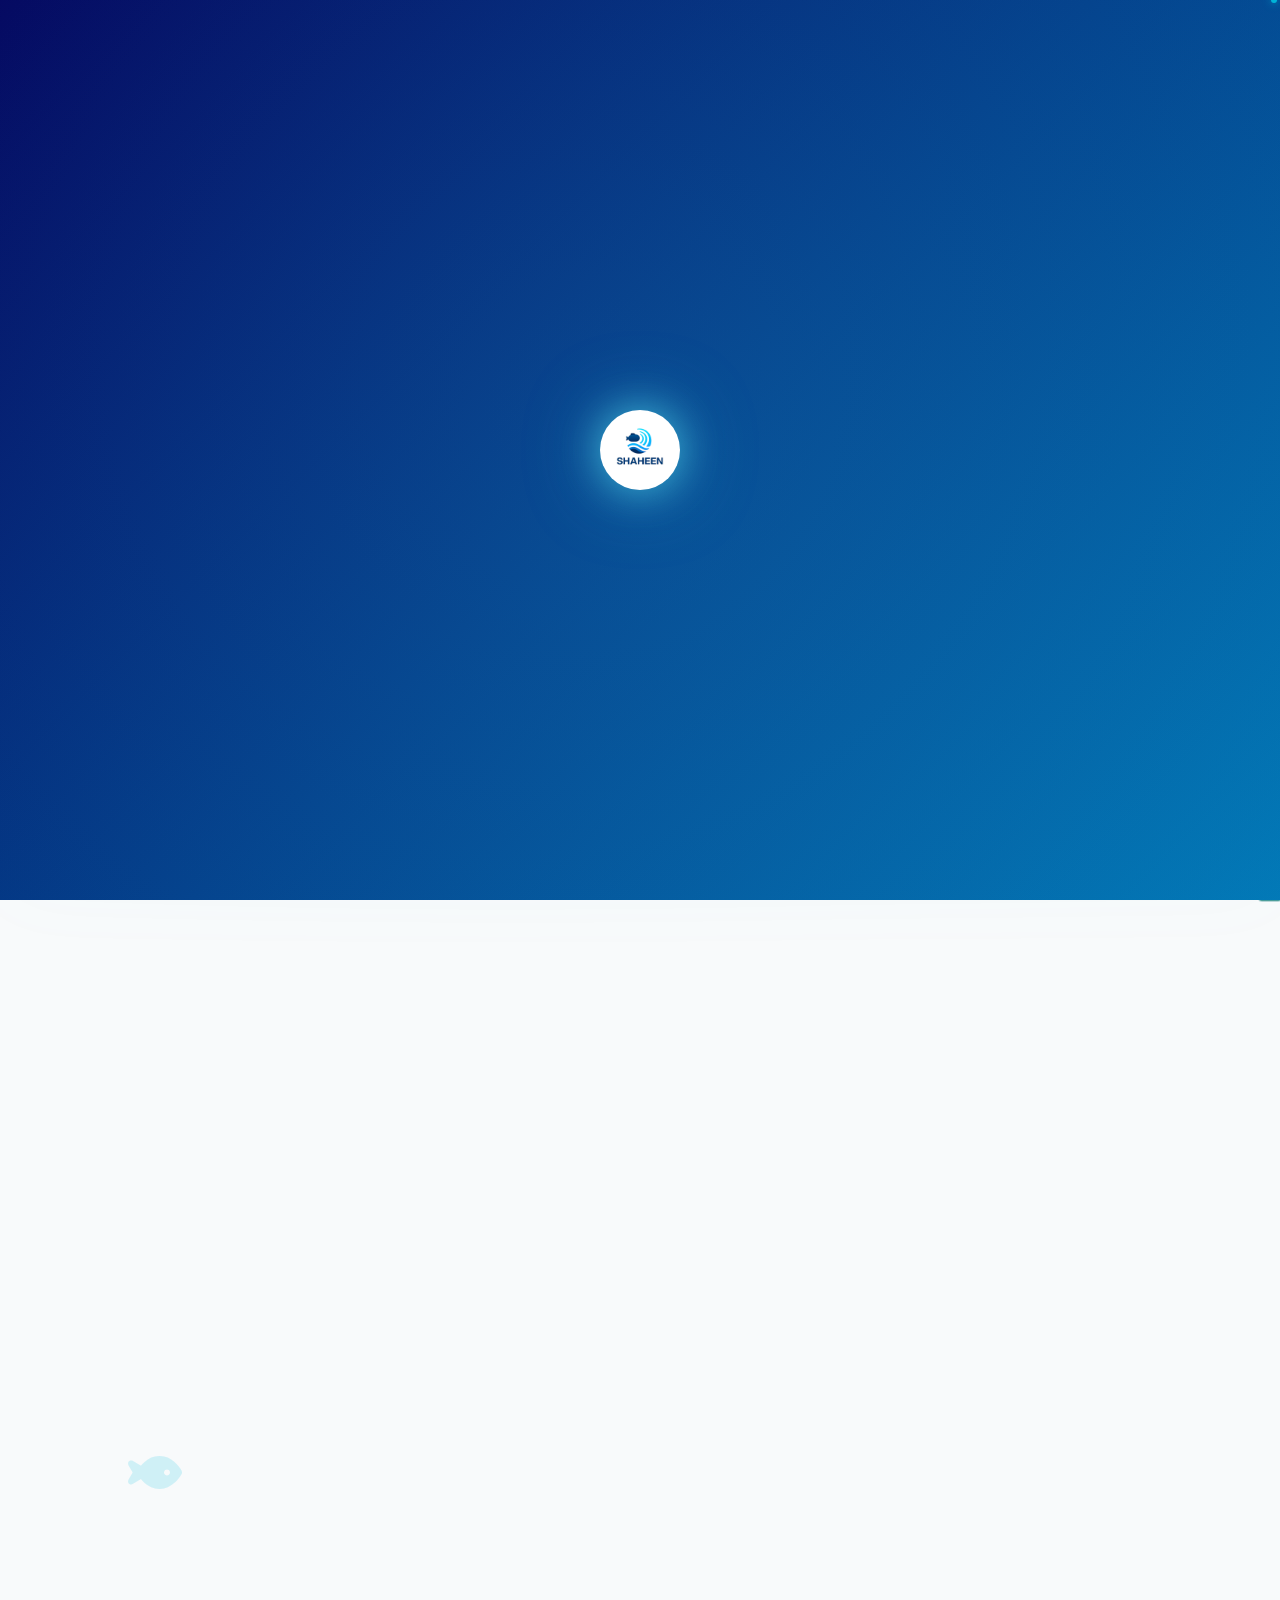
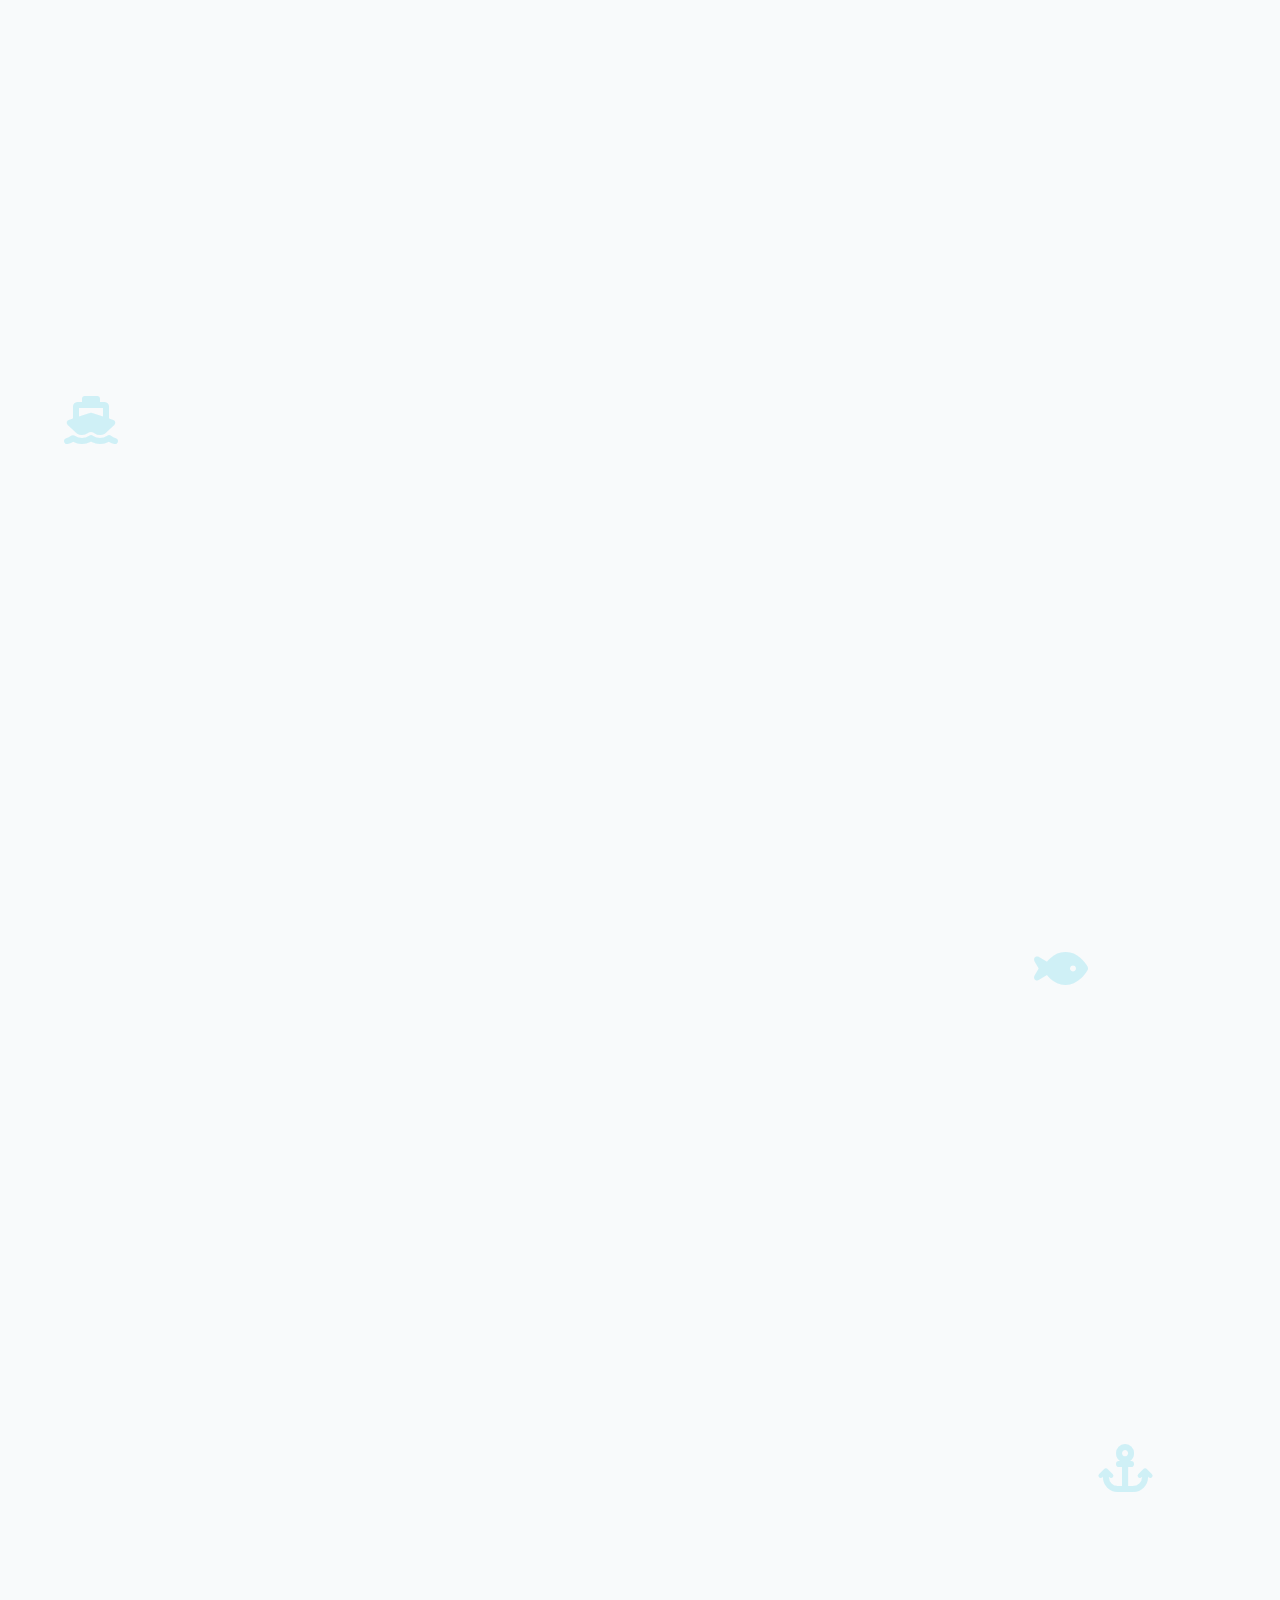
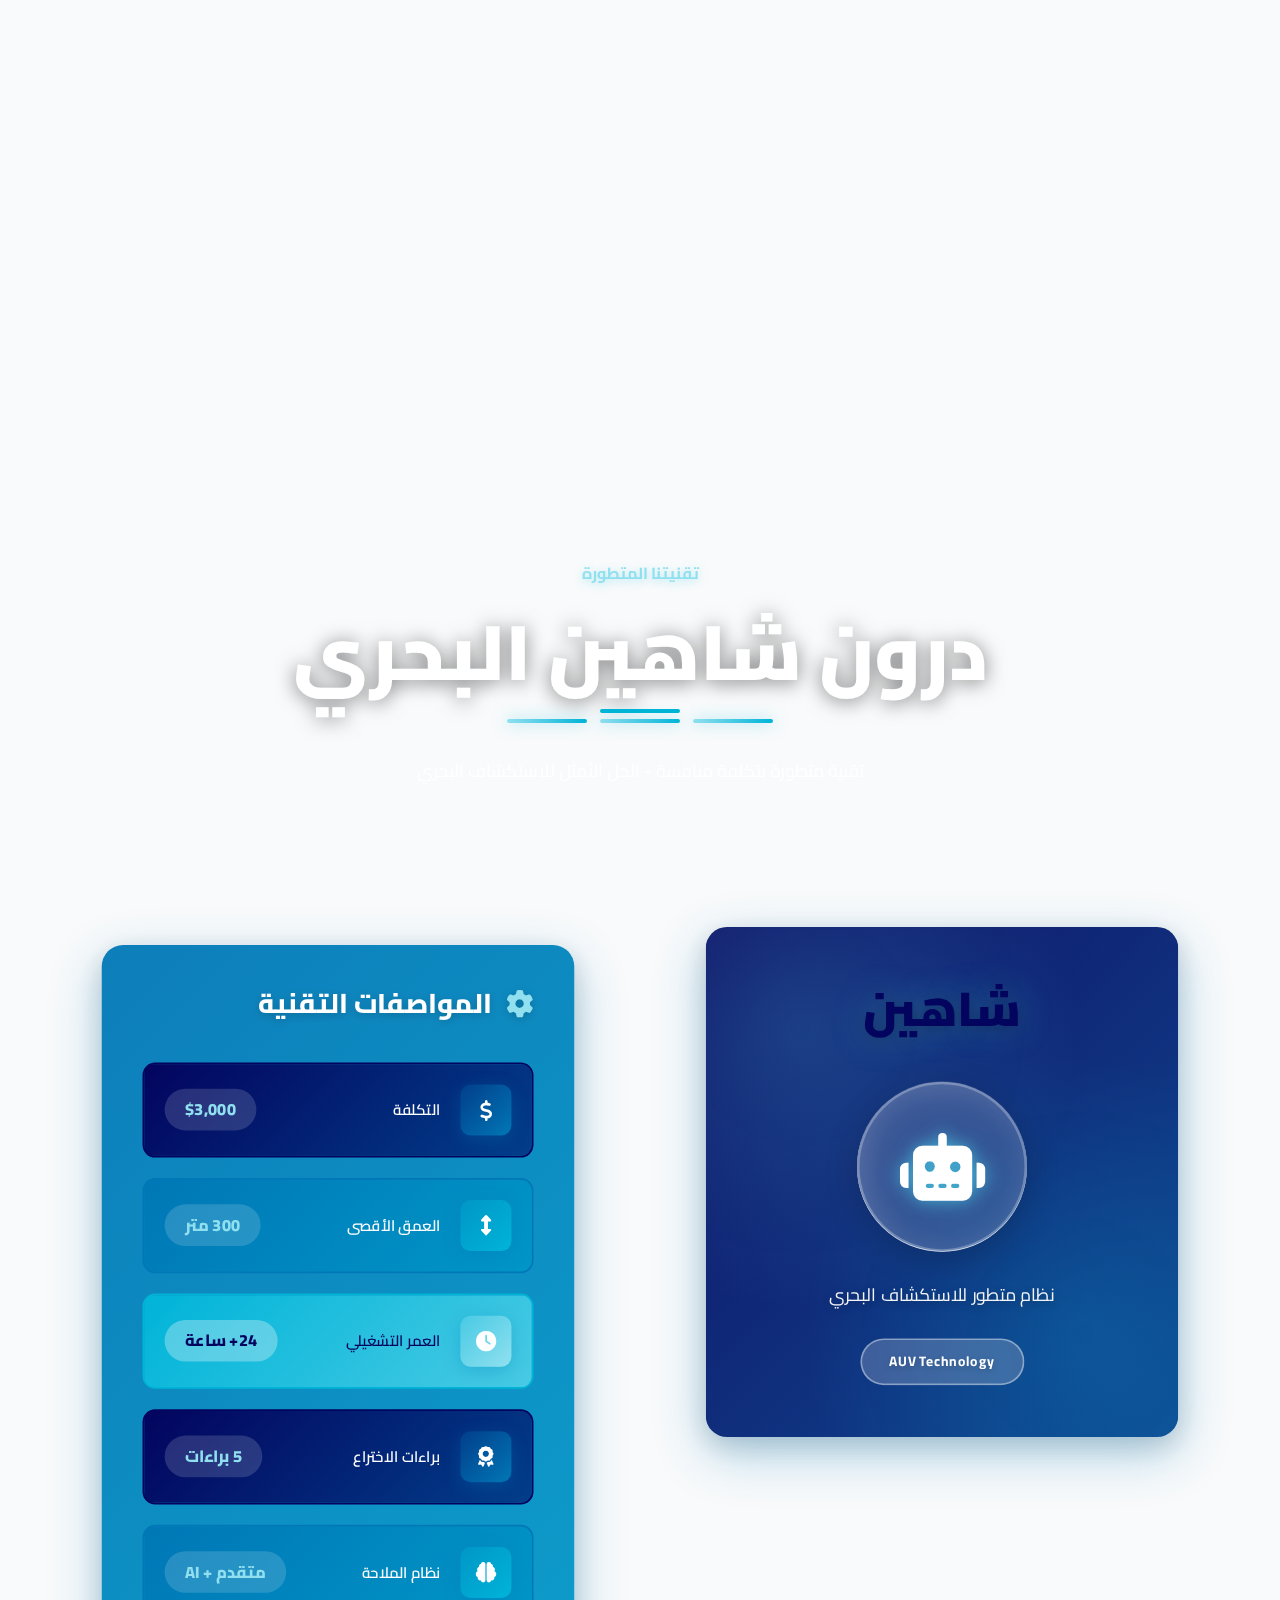
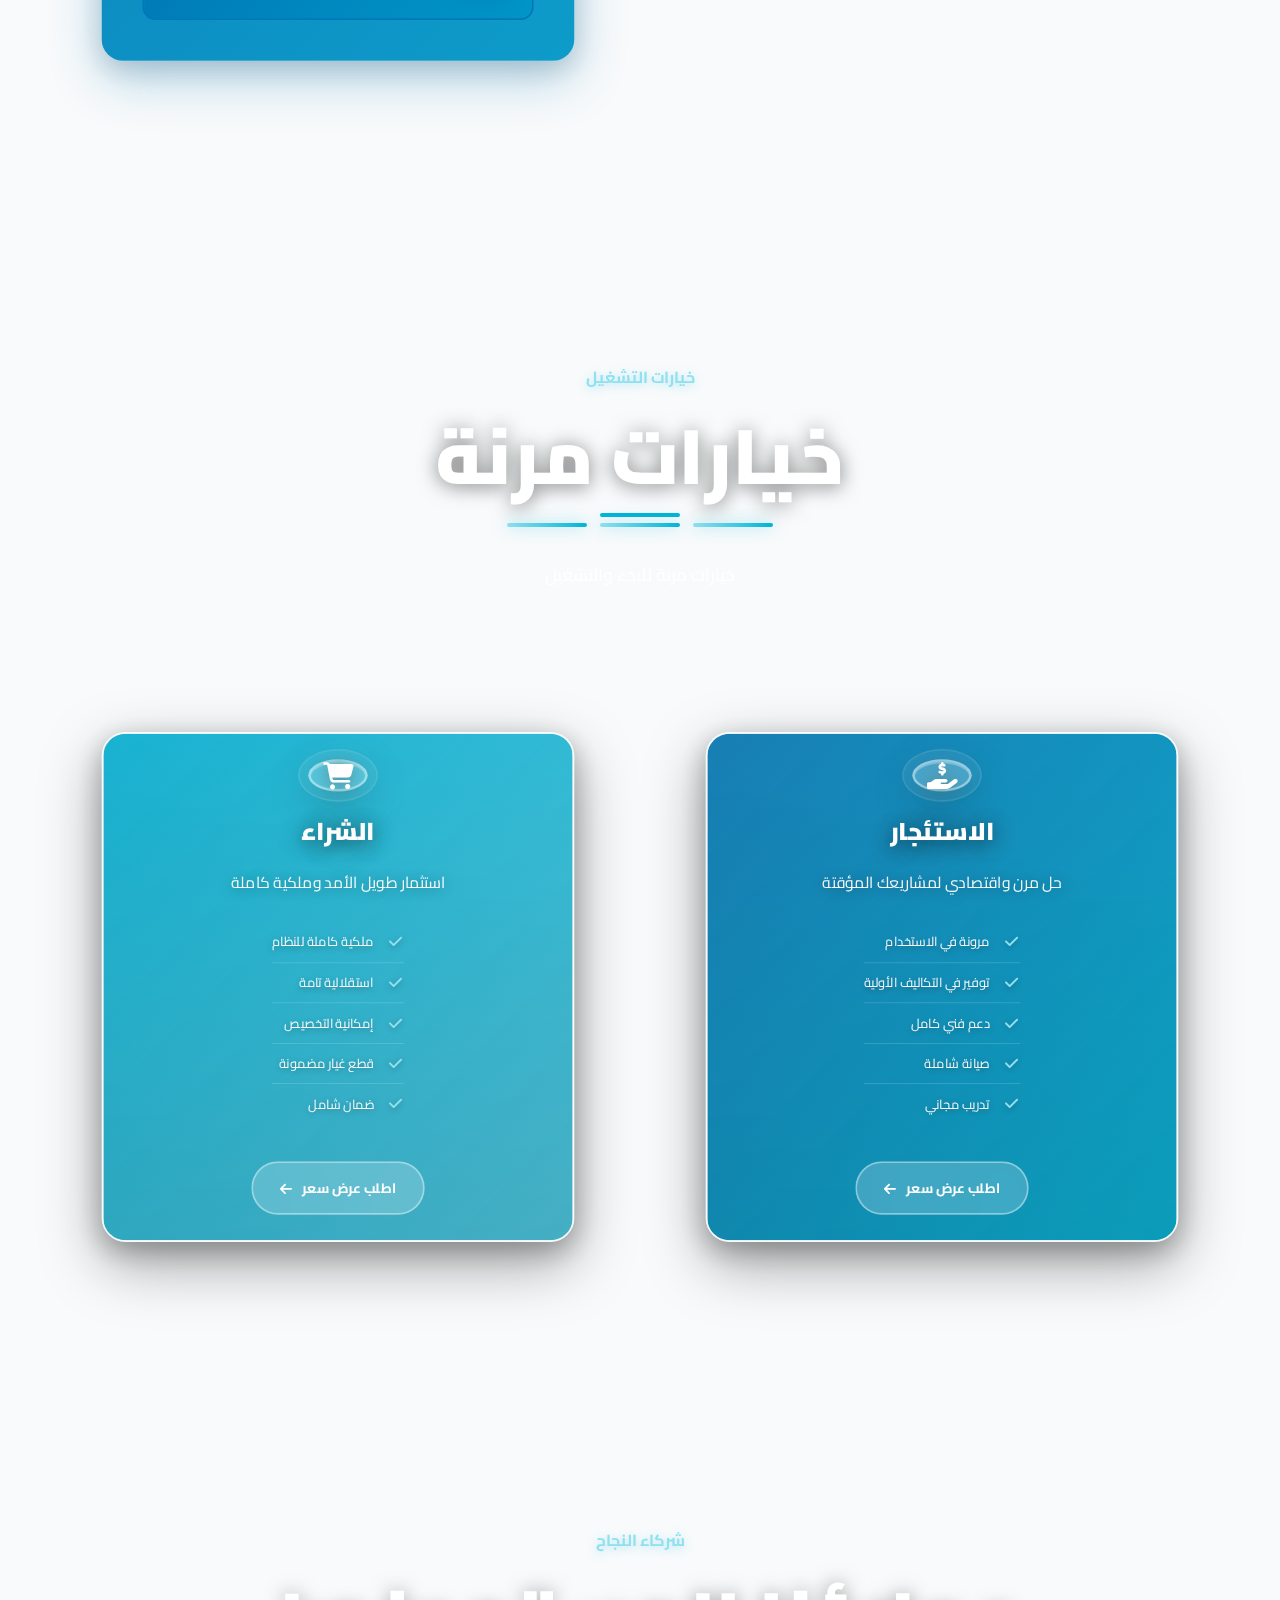
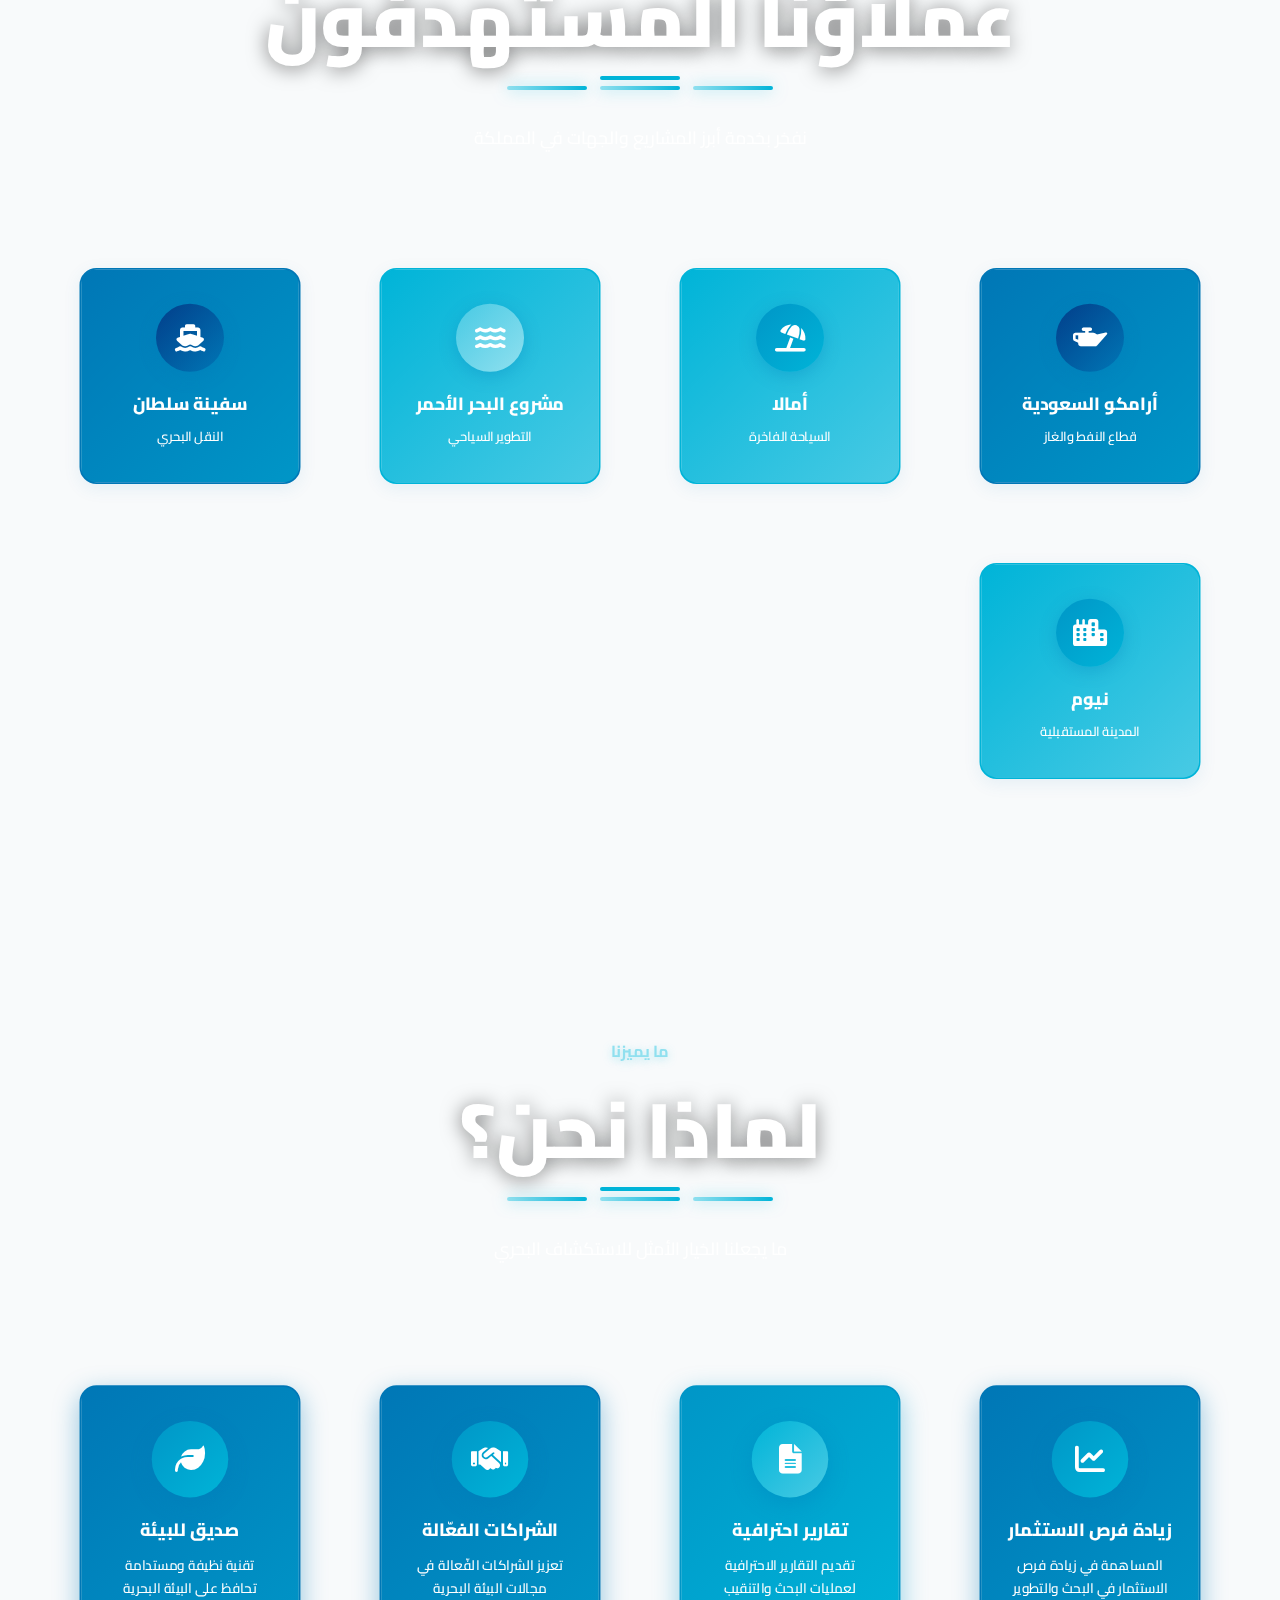
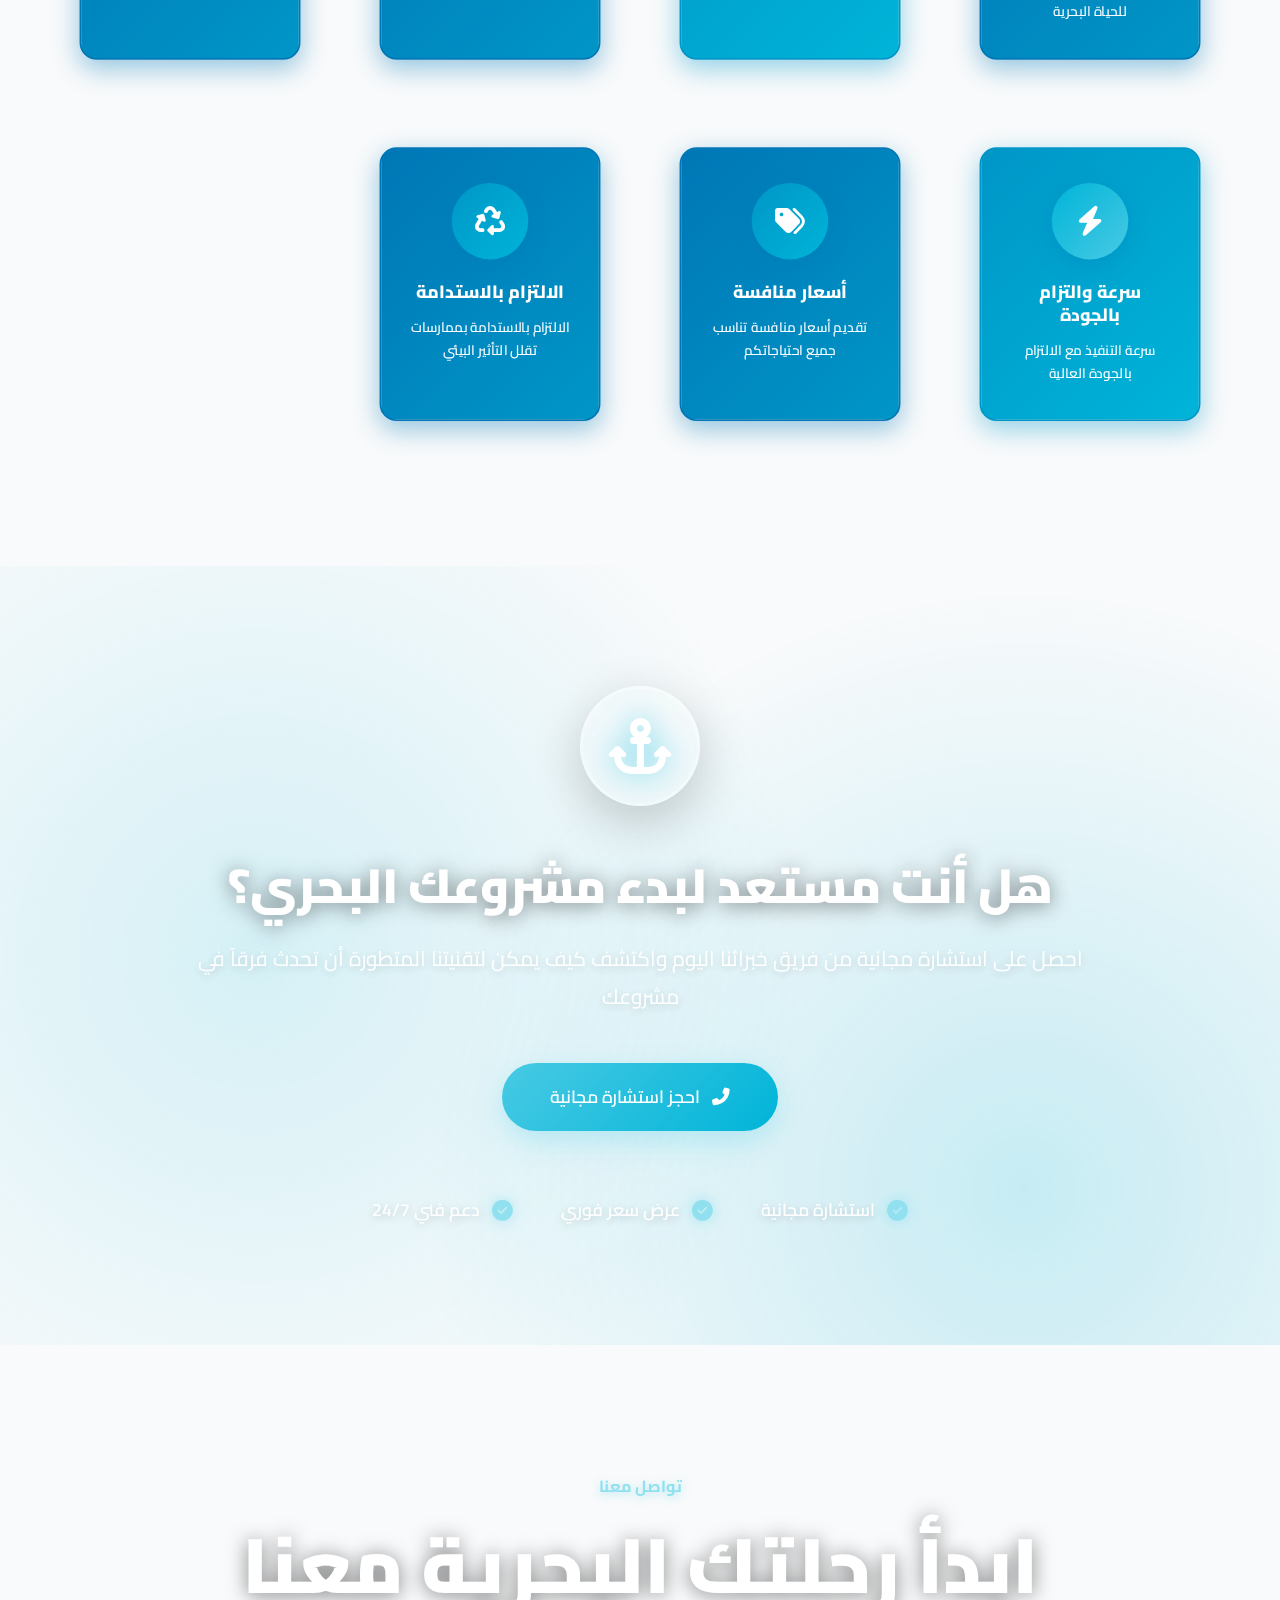
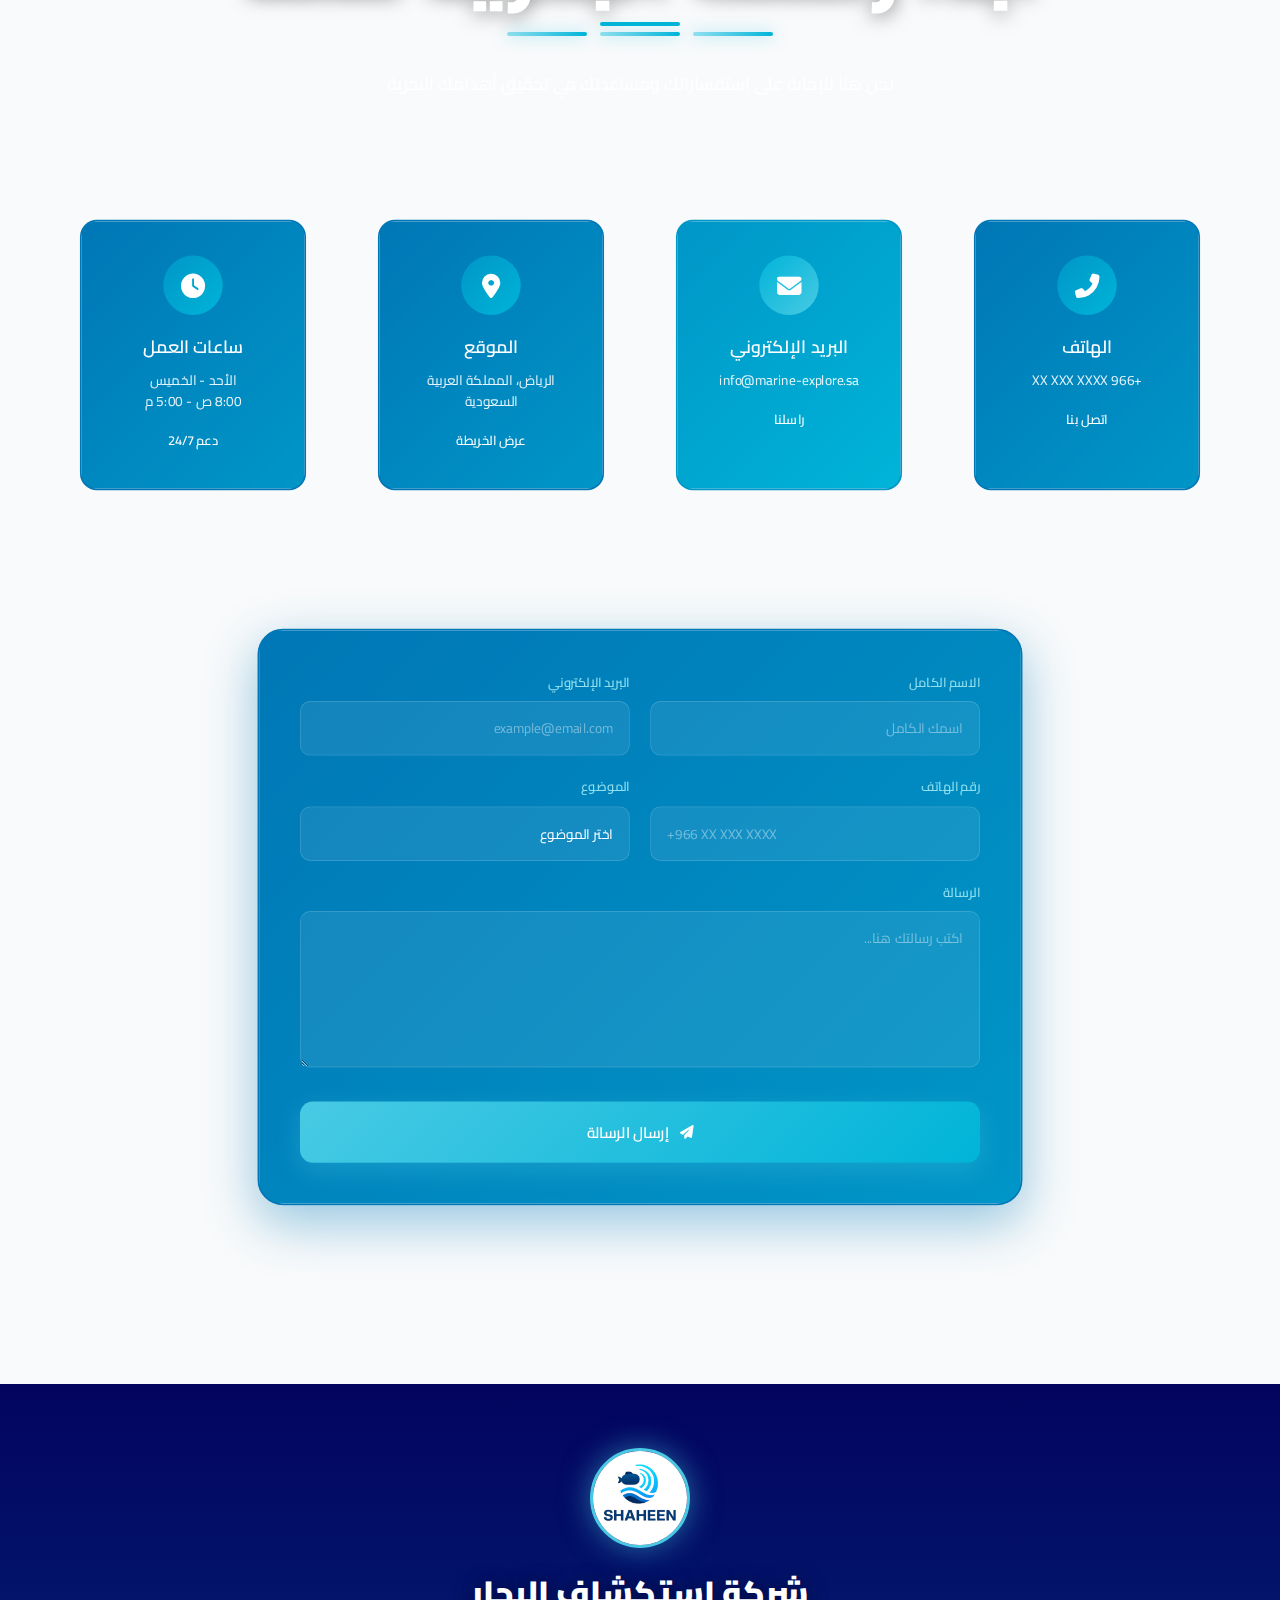
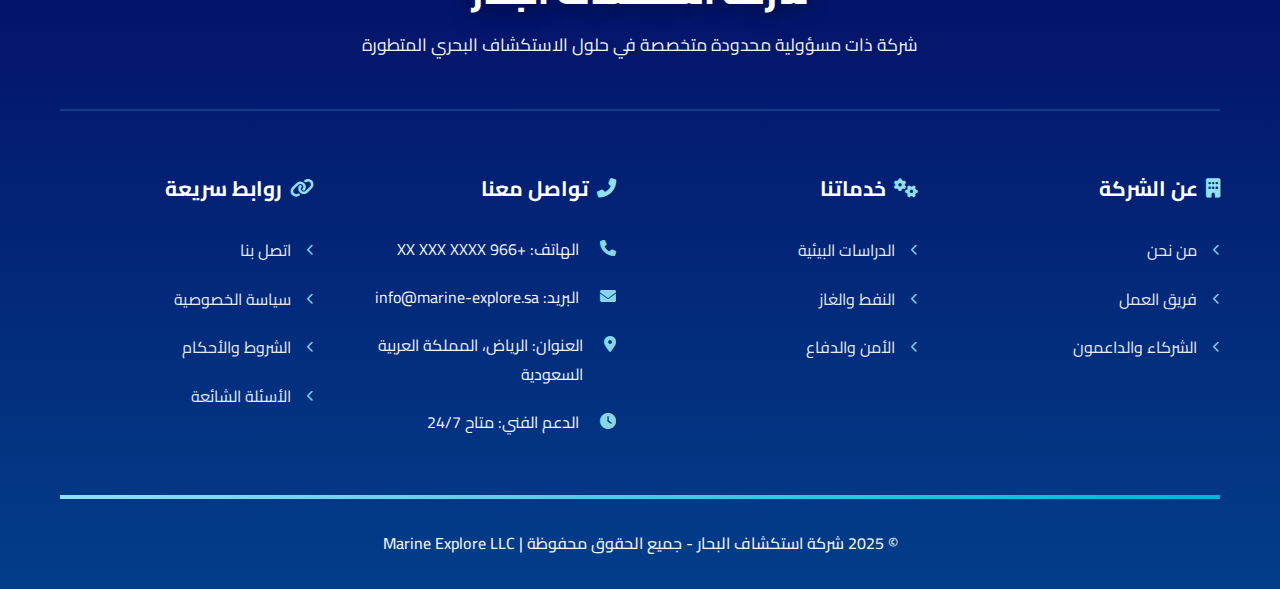
<file: v1/index.html>
<!DOCTYPE html>
<html lang="ar" dir="rtl">
<head>
    <meta charset="UTF-8">
    <meta name="viewport" content="width=device-width, initial-scale=1.0">
    <meta name="description" content="شركة استكشاف البحار  - لتمكين الأبحاث والاستثمار في البيئة البحرية   ">
    <meta name="keywords" content="استكشاف بحري, درون بحري, شاهين, AUV, أرامكو, نيوم, البحر الأحمر">
    <title>شركة استكشاف البحار  | لتمكين الأبحاث والاستثمار في البيئة البحرية   </title>

    <!-- Google Fonts - Cairo -->
    <link rel="preconnect" href="https://fonts.googleapis.com">
    <link rel="preconnect" href="https://fonts.gstatic.com" crossorigin>
    <link href="https://fonts.googleapis.com/css2?family=Cairo:wght@300;400;600;700;900&display=swap" rel="stylesheet">

    <!-- Font Awesome -->
    <link rel="stylesheet" href="https://cdnjs.cloudflare.com/ajax/libs/font-awesome/6.5.1/css/all.min.css">

    <!-- CSS -->
    <link rel="stylesheet" href="css/style.css">
    <link rel="stylesheet" href="css/animations.css">

    <!-- Favicon -->
    <link rel="icon" type="image/jpeg" href="shaheen-logo.jpg">
</head>
<body class="home-page">
    <!-- Loading Screen -->
    <div class="loading-screen" id="loadingScreen">
        <div class="loader-container">
            <div class="ocean-loader">
                <div class="wave-loader">
                    <div class="wave"></div>
                    <div class="wave"></div>
                    <div class="wave"></div>
                </div>
                <div class="loader-icon">
                    <img src="shaheen-logo.jpg" alt="شاهين Logo">
                </div>
            </div>
        </div>
    </div>

    <!-- Custom Cursor -->
    <div class="custom-cursor"></div>
    <div class="cursor-dot"></div>

    <!-- Wave Transition Overlay -->
    <div class="wave-transition-overlay" id="waveTransition">
        <svg class="wave-svg" viewBox="0 0 1440 320" preserveAspectRatio="none">
            <path fill="#001d3d" fill-opacity="0.9" d="M0,96L48,112C96,128,192,160,288,160C384,160,480,128,576,122.7C672,117,768,139,864,149.3C960,160,1056,160,1152,138.7C1248,117,1344,75,1392,53.3L1440,32L1440,320L1392,320C1344,320,1248,320,1152,320C1056,320,960,320,864,320C768,320,672,320,576,320C480,320,384,320,288,320C192,320,96,320,48,320L0,320Z"></path>
        </svg>
        <svg class="wave-svg wave-2" viewBox="0 0 1440 320" preserveAspectRatio="none">
            <path fill="#003566" fill-opacity="0.7" d="M0,224L48,213.3C96,203,192,181,288,181.3C384,181,480,203,576,192C672,181,768,139,864,133.3C960,128,1056,160,1152,165.3C1248,171,1344,149,1392,138.7L1440,128L1440,320L1392,320C1344,320,1248,320,1152,320C1056,320,960,320,864,320C768,320,672,320,576,320C480,320,384,320,288,320C192,320,96,320,48,320L0,320Z"></path>
        </svg>
        <svg class="wave-svg wave-3" viewBox="0 0 1440 320" preserveAspectRatio="none">
            <path fill="#0077b6" fill-opacity="0.5" d="M0,160L48,170.7C96,181,192,203,288,208C384,213,480,203,576,186.7C672,171,768,149,864,154.7C960,160,1056,192,1152,197.3C1248,203,1344,181,1392,170.7L1440,160L1440,320L1392,320C1344,320,1248,320,1152,320C1056,320,960,320,864,320C768,320,672,320,576,320C480,320,384,320,288,320C192,320,96,320,48,320L0,320Z"></path>
        </svg>
    </div>

    <!-- Fullpage Video Background -->
    <div class="fullpage-video-bg" id="fullpageVideo">
        <video autoplay muted loop playsinline>
            <!-- الفيديو المحلي -->
            <source src="https://cdn.pixabay.com/video/2021/07/03/80065-570766691_small.mp4" type="video/mp4">
        </video>
    </div>

    <!-- Diving Overlay Effects -->
    <div class="diving-overlay">
        <div class="depth-gradient"></div>
        <div class="water-caustics"></div>
        <div class="pressure-vignette" id="pressureVignette"></div>
    </div>

    <!-- Kelp/Seaweed -->
    <div class="kelp"></div>
    <div class="kelp"></div>
    <div class="kelp"></div>
    <div class="kelp"></div>
    <div class="kelp"></div>
    <div class="kelp"></div>

    <!-- Plankton Particles -->
    <div id="planktonContainer" style="position: fixed; width: 100%; height: 100%; pointer-events: none; z-index: 2;"></div>

    <!-- Diving Bubbles -->
    <div id="divingBubblesContainer" style="position: fixed; width: 100%; height: 100%; pointer-events: none; z-index: 4;"></div>

    <!-- Navigation -->
    <nav class="navbar">
        <div class="container">
            <div class="logo">
                <div class="logo-icon">
                    <img src="shaheen-logo.jpg" alt="شاهين - Shaheen Logo">
                </div>
                <div class="logo-text">
                    <h1>شركة استكشاف البحار </h1>
                    <p>Marine Explore </p>
                </div>
            </div>

            <ul class="nav-menu" id="navMenu">
                <li><a href="index.html" class="active">الرئيسية</a></li>
                <li><a href="pages/about.html">عن الشركة</a></li>
<!--                <li><a href="pages/founders.html">المؤسسين</a></li>-->
                <li><a href="#contact">تواصل معنا</a></li>
                <li class="language-switcher">
                    <a href="#" id="languageToggle">
                        <i class="fas fa-globe"></i>
                        <span>English</span>
                    </a>
                </li>
            </ul>

            <div class="mobile-menu-toggle" id="mobileToggle">
                <span></span>
                <span></span>
                <span></span>
            </div>
        </div>
    </nav>

    <!-- Hero Section with Video Background -->
    <section class="hero underwater-effect">
        <!-- Video Background -->
        <div class="video-background">
            <!-- الفيديو المحلي -->
            <video autoplay muted loop playsinline>
                <source src="https://cdn.pixabay.com/video/2021/07/03/80065-570766691_small.mp4" type="video/mp4">
            </video>
            <div class="video-overlay-pattern"></div>
            <!-- Enhanced Depth Overlay -->
            <div class="video-depth-overlay"></div>
        </div>

        <!-- Ocean Light Rays -->
        <div class="ocean-ray"></div>
        <div class="ocean-ray"></div>
        <div class="ocean-ray"></div>
        <div class="ocean-ray"></div>
        <div class="ocean-ray"></div>

        <!-- Depth Particles -->
        <div class="depth-particle"></div>
        <div class="depth-particle"></div>
        <div class="depth-particle"></div>
        <div class="depth-particle"></div>
        <div class="depth-particle"></div>
        <div class="depth-particle"></div>
        <div class="depth-particle"></div>
        <div class="depth-particle"></div>
        <div class="depth-particle"></div>
        <div class="depth-particle"></div>

        <!-- Underwater Bubbles -->
        <div class="bubble"></div>
        <div class="bubble"></div>
        <div class="bubble"></div>
        <div class="bubble"></div>
        <div class="bubble"></div>
        <div class="bubble"></div>
        <div class="bubble"></div>
        <div class="bubble"></div>

        <div class="container" style="position: relative; z-index: 10;">
            <div class="hero-content">
                <h1 class="animate-fade-in-down text-animated-gradient" style="color: white; -webkit-text-fill-color: white;">شركة استكشاف البحار </h1>
                <p class="subtitle animate-fade-in-up delay-2 text-shadow-glow">لتمكين الأبحاث والاستثمار في البيئة البحرية   </p>
<!--                <p class="subtitle animate-fade-in-up delay-2 text-shadow-glow">رواد التقنية البحرية في المملكة</p>-->
                <p class="animate-fade-in-up delay-3">حلول ذكية ومتطورة للاستكشاف البحري باستخدام تقنية <span class="highlight-shaheen">الدرون شاهين</span></p>

            </div>
        </div>
    </section>

    <!-- About Company - Design 4 -->
    <section class="about-marine-v4">
        <!-- Ocean Wave Background -->
        <div class="marine-wave-bg">
           
        </div>

        <div class="container">
            <!-- Enhanced Header -->
            <div class="marine-header" data-aos="zoom-in">
                <div class="marine-compass">
                    <i class="fas fa-compass"></i>
                </div>
                <span class="marine-label">
                    <i class="fas fa-anchor"></i>
                    استكشاف البحار
                </span>
                <h2 class="marine-title">من نحن</h2>
                <div class="marine-divider">
                    <div class="wave-line"></div>
                    <i class="fas fa-ship"></i>
                    <div class="wave-line"></div>
                </div>
                <p class="marine-subtitle">
                    <i class="fas fa-water"></i>
                    التنوع البيئي كنز ينتظر الاكتشاف
                    <i class="fas fa-water"></i>
                </p>
            </div>

            <!-- Marine Content Grid -->
            <div class="marine-content-grid">
                <!-- Section 1: Introduction -->
                <div class="marine-card" data-aos="fade-up">
                    <div class="marine-card-header">
                        <div class="marine-icon">
                            <i class="fas fa-gem"></i>
                            <div class="icon-ripple"></div>
                        </div>
                        <h3>ثروات المملكة البحرية</h3>
                    </div>
                    <div class="marine-card-body">
                        <p>تمتلك سواحل المملكة العربية السعودية إمكانات هائلة من الثروات المعدنية والموارد الطبيعية القيمة، والتي يمكن أن تساهم بشكل كبير في تعزيز قطاع التعدين في المملكة وتحقيق التنمية المستدامة. ويتطلب استغلال هذه الإمكانات إجراء دراسات جيولوجية شاملة ومنهجية، وتطوير تقنيات استخراج ومعالجة مبتكرة، واتخاذ إجراءات صارمة لحماية البيئة، وتشجيع الاستثمار الأجنبي والشراكات بين القطاعين العام والخاص.</p>
                    </div>
                    <div class="marine-card-wave">
                        <i class="fas fa-water"></i>
                    </div>
                </div>

                <!-- Section 2: Mineral Resources -->
                <div class="marine-card" data-aos="fade-up" data-aos-delay="100">
                    <div class="marine-card-header">
                        <div class="marine-icon">
                            <i class="fas fa-layer-group"></i>
                            <div class="icon-ripple"></div>
                        </div>
                        <h3>الموارد المعدنية</h3>
                    </div>
                    <div class="marine-card-body">
                        <p>من أبرز هذه الإمكانات: الرواسب المعدنية الثقيلة على طول الشواطئ وفي المناطق القريبة منها، وتحتوي على معادن مثل الإلمنيت والروتيل والزركون والمغنتيت، والتي تستخدم في صناعات متنوعة مثل صناعة الطلاء والسيراميك والإلكترونيات، ورواسب الفوسفات والتي تعتبر مصدرًا هامًا لإنتاج الأسمدة الفوسفاتية التي تستخدم في الزراعة.</p>
                    </div>
                    <div class="marine-card-wave">
                        <i class="fas fa-water"></i>
                    </div>
                </div>

                <!-- Section 3: Coastal Resources -->
                <div class="marine-card" data-aos="fade-up" data-aos-delay="200">
                    <div class="marine-card-header">
                        <div class="marine-icon">
                            <i class="fas fa-umbrella-beach"></i>
                            <div class="icon-ripple"></div>
                        </div>
                        <h3>موارد السواحل</h3>
                    </div>
                    <div class="marine-card-body">
                        <p>كما تنتشر المسطحات الملحية على طول السواحل، وتعتبر مصدرًا غنيًا بالأملاح مثل ملح الطعام وكلوريد البوتاسيوم وكبريتات المغنيسيوم، والتي تستخدم في العديد من الصناعات الكيميائية والغذائية. ويتواجد الجبس في بعض التكوينات الجيولوجية الساحلية، ويستخدم في صناعة الأسمنت والبناء. ويعتبر الحجر الجيري من الصخور الرسوبية الشائعة على طول السواحل، ويستخدم في صناعة الأسمنت والجير ومواد البناء، كما تتواجد الرمال بكميات كبيرة، وتستخدم في صناعة الزجاج والبناء.</p>
                    </div>
                    <div class="marine-card-wave">
                        <i class="fas fa-water"></i>
                    </div>
                </div>

                <!-- Section 4: Marine Resources -->
                <div class="marine-card" data-aos="fade-up" data-aos-delay="300">
                    <div class="marine-card-header">
                        <div class="marine-icon">
                            <i class="fas fa-ship"></i>
                            <div class="icon-ripple"></div>
                        </div>
                        <h3>الموارد البحرية</h3>
                    </div>
                    <div class="marine-card-body">
                        <p>بالإضافة إلى المعادن الموجودة على اليابسة، تحتوي المياه الإقليمية للمملكة على موارد طبيعية قيمة مثل النفط والغاز الطبيعي، بالإضافة إلى إمكانية استخراج المعادن من قاع البحر.</p>
                    </div>
                    <div class="marine-card-wave">
                        <i class="fas fa-water"></i>
                    </div>
                </div>

                <!-- Section 5: Oil Fields -->
                <div class="marine-card" data-aos="fade-up" data-aos-delay="400">
                    <div class="marine-card-header">
                        <div class="marine-icon">
                            <i class="fas fa-oil-can"></i>
                            <div class="icon-ripple"></div>
                        </div>
                        <h3>حقول النفط البحرية</h3>
                    </div>
                    <div class="marine-card-body">
                        <p>كما تلعب حقول النفط البحرية دورًا حيويًا في إنتاج النفط السعودي، حيث تساهم بكميات كبيرة في إجمالي الإنتاج اليومي. تشمل هذه الحقول حقولًا عملاقة مثل <strong>حقل المرجان</strong> و<strong>حقل السفانية</strong>، وهما من بين أكبر الحقول البحرية في العالم. يتم استخراج النفط من هذه الحقول باستخدام تقنيات متطورة، ويتم نقله عبر خطوط الأنابيب إلى مصافي التكرير ومحطات التصدير.</p>
                    </div>
                    <div class="marine-card-wave">
                        <i class="fas fa-water"></i>
                    </div>
                </div>

                <!-- Section 6: Natural Gas -->
                <div class="marine-card" data-aos="fade-up" data-aos-delay="500">
                    <div class="marine-card-header">
                        <div class="marine-icon">
                            <i class="fas fa-fire"></i>
                            <div class="icon-ripple"></div>
                        </div>
                        <h3>الغاز الطبيعي</h3>
                    </div>
                    <div class="marine-card-body">
                        <p>بالإضافة إلى النفط، تحتوي المياه الإقليمية للمملكة على كميات كبيرة من الغاز الطبيعي، والذي يعتبر مصدرًا هامًا للطاقة النظيفة. يتم استخدام الغاز الطبيعي في توليد الكهرباء وتشغيل المصانع وتحلية المياه، كما يتم تصديره إلى الخارج لتلبية الطلب العالمي المتزايد على الغاز.</p>
                    </div>
                    <div class="marine-card-wave">
                        <i class="fas fa-water"></i>
                    </div>
                </div>
            </div>

            <!-- Vision, Mission, Values - Marine Style -->
            <div class="marine-vmv-section" data-aos="fade-up">
                <div class="vmv-lighthouse">
                    <i class="fas fa-lighthouse"></i>
                </div>
                
                <div class="marine-vmv-grid">
                    <!-- Vision -->
                    <div class="marine-vmv-card vision-marine">
                        <div class="vmv-anchor">
                            <i class="fas fa-anchor"></i>
                        </div>
                        <div class="vmv-icon-marine">
                            <i class="fas fa-binoculars"></i>
                            <div class="wave-ripple"></div>
                        </div>
                        <h3>الرؤية</h3>
                        <div class="vmv-divider-marine">
                            <i class="fas fa-fish"></i>
                        </div>
                        <p>أن نكون شركة رائدة عالمياً في توفير حلول التصوير والتنقيب تحت الماء بتقنيات متقدمة ومتطورة والمساهمة الفعالة في استكشاف وحماية الحياة البحرية.</p>
                        <div class="vmv-waves">
                            <i class="fas fa-water"></i>
                            <i class="fas fa-water"></i>
                            <i class="fas fa-water"></i>
                        </div>
                    </div>

                    <!-- Mission -->
                    <div class="marine-vmv-card mission-marine">
                        <div class="vmv-anchor">
                            <i class="fas fa-anchor"></i>
                        </div>
                        <div class="vmv-icon-marine">
                            <i class="fas fa-compass"></i>
                            <div class="wave-ripple"></div>
                        </div>
                        <h3>الرسالة</h3>
                        <div class="vmv-divider-marine">
                            <i class="fas fa-fish"></i>
                        </div>
                        <p>تمكين الاستكشاف للحياة البحرية بتقديم أدوات وتقنيات مبتكرة.</p>
                        <div class="vmv-waves">
                            <i class="fas fa-water"></i>
                            <i class="fas fa-water"></i>
                            <i class="fas fa-water"></i>
                        </div>
                    </div>

                    <!-- Values -->
                    <div class="marine-vmv-card values-marine">
                        <div class="vmv-anchor">
                            <i class="fas fa-anchor"></i>
                        </div>
                        <div class="vmv-icon-marine">
                            <i class="fas fa-anchor"></i>
                            <div class="wave-ripple"></div>
                        </div>
                        <h3>القيم</h3>
                        <div class="vmv-divider-marine">
                            <i class="fas fa-fish"></i>
                        </div>
                        <div class="values-marine-list">
                            <div class="value-item">
                                <i class="fas fa-lightbulb"></i>
                                <span>الابتكار</span>
                            </div>
                            <div class="value-item">
                                <i class="fas fa-medal"></i>
                                <span>الجودة</span>
                            </div>
                            <div class="value-item">
                                <i class="fas fa-leaf"></i>
                                <span>الاستدامة</span>
                            </div>
                            <div class="value-item">
                                <i class="fas fa-hands-helping"></i>
                                <span>المسؤولية</span>
                            </div>
                            <div class="value-item">
                                <i class="fas fa-handshake"></i>
                                <span>الشراكة</span>
                            </div>
                        </div>
                        <div class="vmv-waves">
                            <i class="fas fa-water"></i>
                            <i class="fas fa-water"></i>
                            <i class="fas fa-water"></i>
                        </div>
                    </div>
                </div>
            </div>

            <!-- Floating Marine Elements -->
            <div class="floating-marine-elements">
                <i class="fas fa-fish float-fish-1"></i>
                <i class="fas fa-fish float-fish-2"></i>
                <i class="fas fa-ship float-ship"></i>
                <i class="fas fa-anchor float-anchor"></i>
            </div>
        </div>

    </section>

    <!-- Shaheen Drone Section -->
    <section class="shaheen-section">

        <div class="container">
            <div class="section-header">
                <span class="section-subtitle" style="color: #90e0ef;">تقنيتنا المتطورة</span>
                <h2 class="ocean-title" style="color: #fff; text-shadow: 0 2px 20px rgba(0,0,0,0.5);">درون شاهين البحري</h2>
                <div class="title-waves">
                    <div class="wave-line" style="background: linear-gradient(90deg, #90e0ef, #48cae4, #00b4d8);"></div>
                    <div class="wave-line" style="background: linear-gradient(90deg, #90e0ef, #48cae4, #00b4d8);"></div>
                    <div class="wave-line" style="background: linear-gradient(90deg, #90e0ef, #48cae4, #00b4d8);"></div>
                </div>
                <p style="color: rgba(255,255,255,0.95); max-width: 800px; margin: 2rem auto 3rem;">تقنية متطورة بتكلفة منافسة - الحل الأمثل للاستكشاف البحري</p>
            </div>

            <div class="shaheen-content-grid">
                <!-- Shaheen Visual Card -->
                <div class="shaheen-visual-card reveal-scale">
                    <div class="shaheen-card-bg"></div>
                    <div class="shaheen-card-overlay"></div>
                    <div class="shaheen-card-content">
                        <h3>شاهين</h3>
                        <div class="shaheen-icon-wrapper">
                            <div class="shaheen-icon">
                                <i class="fas fa-robot"></i>
                            </div>
                            <div class="pulse-ring"></div>
                            <div class="pulse-ring delay-1"></div>
                        </div>
                        <p>نظام متطور للاستكشاف البحري</p>
                        <div class="shaheen-badge">AUV Technology</div>
                    </div>
                </div>

                <!-- Shaheen Specs Card -->
                <div class="shaheen-specs-card reveal-scale">
                    <h3 class="specs-title">
                        <i class="fas fa-cog"></i>
                        المواصفات التقنية
                    </h3>
                    <div class="specs-list">
                        <div class="spec-item">
                            <div class="spec-icon">
                                <i class="fas fa-dollar-sign"></i>
                            </div>
                            <div class="spec-info">
                                <span class="spec-label">التكلفة</span>
                                <span class="spec-value">$3,000</span>
                            </div>
                        </div>
                        <div class="spec-item">
                            <div class="spec-icon">
                                <i class="fas fa-arrows-alt-v"></i>
                            </div>
                            <div class="spec-info">
                                <span class="spec-label">العمق الأقصى</span>
                                <span class="spec-value">300 متر</span>
                            </div>
                        </div>
                        <div class="spec-item">
                            <div class="spec-icon">
                                <i class="fas fa-clock"></i>
                            </div>
                            <div class="spec-info">
                                <span class="spec-label">العمر التشغيلي</span>
                                <span class="spec-value">24+ ساعة</span>
                            </div>
                        </div>
                        <div class="spec-item">
                            <div class="spec-icon">
                                <i class="fas fa-award"></i>
                            </div>
                            <div class="spec-info">
                                <span class="spec-label">براءات الاختراع</span>
                                <span class="spec-value">5 براءات</span>
                            </div>
                        </div>
                        <div class="spec-item">
                            <div class="spec-icon">
                                <i class="fas fa-brain"></i>
                            </div>
                            <div class="spec-info">
                                <span class="spec-label">نظام الملاحة</span>
                                <span class="spec-value">متقدم + AI</span>
                            </div>
                        </div>
                    </div>
                </div>
            </div>
        </div>

    </section>

    <!-- Business Models -->
    <section class="business-models-section">

        <div class="container">
            <div class="section-header">
                <span class="section-subtitle" style="color: #90e0ef;">خيارات التشغيل</span>
                <h2 class="ocean-title" style="color: #fff; text-shadow: 0 2px 20px rgba(0,0,0,0.5);">خيارات مرنة</h2>
                <div class="title-waves">
                    <div class="wave-line" style="background: linear-gradient(90deg, #90e0ef, #48cae4, #00b4d8);"></div>
                    <div class="wave-line" style="background: linear-gradient(90deg, #90e0ef, #48cae4, #00b4d8);"></div>
                    <div class="wave-line" style="background: linear-gradient(90deg, #90e0ef, #48cae4, #00b4d8);"></div>
                </div>
                <p style="color: rgba(255,255,255,0.95); max-width: 800px; margin: 2rem auto 3rem;">خيارات مرنة للبدء والتشغيل</p>
            </div>

            <div class="business-models-grid">
                <!-- Rental Model -->
                <div class="professional-card business-card reveal-scale" data-theme="rental">
                    <div class="card-background"></div>
                    <div class="card-overlay"></div>
                    <div class="card-content">
                        <div class="card-icon">
                            <i class="fas fa-hand-holding-usd"></i>
                        </div>
                        <h3>الاستئجار</h3>
                        <p class="business-description">حل مرن واقتصادي لمشاريعك المؤقتة</p>
                        <ul class="business-features">
                            <li><i class="fas fa-check"></i> مرونة في الاستخدام</li>
                            <li><i class="fas fa-check"></i> توفير في التكاليف الأولية</li>
                            <li><i class="fas fa-check"></i> دعم فني كامل</li>
                            <li><i class="fas fa-check"></i> صيانة شاملة</li>
                            <li><i class="fas fa-check"></i> تدريب مجاني</li>
                        </ul>
                        <a href="pages/contact.html" class="business-btn">
                            اطلب عرض سعر <i class="fas fa-arrow-left"></i>
                        </a>
                    </div>
                </div>

                <!-- Purchase Model -->
                <div class="professional-card business-card reveal-scale" data-theme="purchase">
                    <div class="card-background"></div>
                    <div class="card-overlay"></div>
                    <div class="card-content">
                        <div class="card-icon">
                            <i class="fas fa-shopping-cart"></i>
                        </div>
                        <h3>الشراء</h3>
                        <p class="business-description">استثمار طويل الأمد وملكية كاملة</p>
                        <ul class="business-features">
                            <li><i class="fas fa-check"></i> ملكية كاملة للنظام</li>
                            <li><i class="fas fa-check"></i> استقلالية تامة</li>
                            <li><i class="fas fa-check"></i> إمكانية التخصيص</li>
                            <li><i class="fas fa-check"></i> قطع غيار مضمونة</li>
                            <li><i class="fas fa-check"></i> ضمان شامل</li>
                        </ul>
                        <a href="pages/contact.html" class="business-btn">
                            اطلب عرض سعر <i class="fas fa-arrow-left"></i>
                        </a>
                    </div>
                </div>
            </div>
        </div>

    </section>


    <!-- Target Clients -->
    <section class="clients-section">

        <div class="container">
            <div class="section-header">
                <span class="section-subtitle" style="color: #90e0ef;">شركاء النجاح</span>
                <h2 class="ocean-title" style="color: #fff; text-shadow: 0 2px 20px rgba(0,0,0,0.5);">عملاؤنا المستهدفون</h2>
                <div class="title-waves">
                    <div class="wave-line" style="background: linear-gradient(90deg, #90e0ef, #48cae4, #00b4d8);"></div>
                    <div class="wave-line" style="background: linear-gradient(90deg, #90e0ef, #48cae4, #00b4d8);"></div>
                    <div class="wave-line" style="background: linear-gradient(90deg, #90e0ef, #48cae4, #00b4d8);"></div>
                </div>
                <p style="color: rgba(255,255,255,0.95); max-width: 800px; margin: 2rem auto 3rem;">نفخر بخدمة أبرز المشاريع والجهات في المملكة</p>
            </div>

            <div class="clients-grid-modern">
                <div class="client-card reveal-scale">
                    <div class="client-icon">
                        <i class="fas fa-oil-can"></i>
                    </div>
                    <h4>أرامكو السعودية</h4>
                    <p>قطاع النفط والغاز</p>
                </div>
                <div class="client-card reveal-scale">
                    <div class="client-icon">
                        <i class="fas fa-umbrella-beach"></i>
                    </div>
                    <h4>أمالا</h4>
                    <p>السياحة الفاخرة</p>
                </div>
                <div class="client-card reveal-scale">
                    <div class="client-icon">
                        <i class="fas fa-water"></i>
                    </div>
                    <h4>مشروع البحر الأحمر</h4>
                    <p>التطوير السياحي</p>
                </div>
                <div class="client-card reveal-scale">
                    <div class="client-icon">
                        <i class="fas fa-ship"></i>
                    </div>
                    <h4>سفينة سلطان</h4>
                    <p>النقل البحري</p>
                </div>
                <div class="client-card reveal-scale">
                    <div class="client-icon">
                        <i class="fas fa-city"></i>
                    </div>
                    <h4>نيوم</h4>
                    <p>المدينة المستقبلية</p>
                </div>
            </div>
        </div>

    </section>

    <!-- Why Choose Us -->
    <section class="why-us-section">

        <div class="container">
            <div class="section-header">
                <span class="section-subtitle" style="color: #90e0ef;">ما يميزنا</span>
                <h2 class="ocean-title" style="color: #fff; text-shadow: 0 2px 20px rgba(0,0,0,0.5);">لماذا نحن؟</h2>
                <div class="title-waves">
                    <div class="wave-line" style="background: linear-gradient(90deg, #90e0ef, #48cae4, #00b4d8);"></div>
                    <div class="wave-line" style="background: linear-gradient(90deg, #90e0ef, #48cae4, #00b4d8);"></div>
                    <div class="wave-line" style="background: linear-gradient(90deg, #90e0ef, #48cae4, #00b4d8);"></div>
                </div>
                <p style="color: rgba(255,255,255,0.95); max-width: 800px; margin: 2rem auto 3rem;">ما يجعلنا الخيار الأمثل للاستكشاف البحري</p>
            </div>

            <div class="why-us-grid">
                <div class="why-us-card reveal-scale">
                    <div class="why-icon">
                        <i class="fas fa-chart-line"></i>
                    </div>
                    <h4>زيادة فرص الاستثمار</h4>
                    <p>المساهمة في زيادة فرص الاستثمار في البحث والتطوير للحياة البحرية</p>
                </div>

                <div class="why-us-card reveal-scale">
                    <div class="why-icon">
                        <i class="fas fa-file-alt"></i>
                    </div>
                    <h4>تقارير احترافية</h4>
                    <p>تقديم التقارير الاحترافية لعمليات البحث والتنقيب</p>
                </div>

                <div class="why-us-card reveal-scale">
                    <div class="why-icon">
                        <i class="fas fa-handshake"></i>
                    </div>
                    <h4>الشراكات الفعّالة</h4>
                    <p>تعزيز الشراكات الفّعالة في مجالات البيئة البحرية</p>
                </div>

                <div class="why-us-card reveal-scale">
                    <div class="why-icon">
                        <i class="fas fa-leaf"></i>
                    </div>
                    <h4>صديق للبيئة</h4>
                    <p>تقنية نظيفة ومستدامة تحافظ على البيئة البحرية</p>
                </div>

                <div class="why-us-card reveal-scale">
                    <div class="why-icon">
                        <i class="fas fa-bolt"></i>
                    </div>
                    <h4>سرعة والتزام بالجودة</h4>
                    <p>سرعة التنفيذ مع الالتزام بالجودة العالية</p>
                </div>

                <div class="why-us-card reveal-scale">
                    <div class="why-icon">
                        <i class="fas fa-tags"></i>
                    </div>
                    <h4>أسعار منافسة</h4>
                    <p>تقديم أسعار منافسة تناسب جميع احتياجاتكم</p>
                </div>

                <div class="why-us-card reveal-scale">
                    <div class="why-icon">
                        <i class="fas fa-recycle"></i>
                    </div>
                    <h4>الالتزام بالاستدامة</h4>
                    <p>الالتزام بالاستدامة بممارسات تقلل التأثير البيئي</p>
                </div>
            </div>
        </div>

    </section>

    <!-- CTA Section -->
    <section class="cta-section-modern">

        <div class="cta-background-overlay"></div>
        <div class="container">
            <div class="cta-content-modern">
                <div class="cta-icon-large">
                    <i class="fas fa-anchor"></i>
                </div>
                <h2 class="cta-title">هل أنت مستعد لبدء مشروعك البحري؟</h2>
                <p class="cta-description">احصل على استشارة مجانية من فريق خبرائنا اليوم واكتشف كيف يمكن لتقنيتنا المتطورة أن تحدث فرقاً في مشروعك</p>
                <div class="cta-buttons">
                    <a href="pages/contact.html" class="cta-btn-primary">
                        <i class="fas fa-phone-alt"></i>
                        احجز استشارة مجانية
                    </a>
                </div>
                <div class="cta-features-list">
                    <div class="cta-feature-item">
                        <i class="fas fa-check-circle"></i>
                        <span>استشارة مجانية</span>
                    </div>
                    <div class="cta-feature-item">
                        <i class="fas fa-check-circle"></i>
                        <span>عرض سعر فوري</span>
                    </div>
                    <div class="cta-feature-item">
                        <i class="fas fa-check-circle"></i>
                        <span>دعم فني 24/7</span>
                    </div>
                </div>
            </div>
        </div>
    </section>

    <!-- Contact Section -->
    <section class="contact-section" id="contact">
        <div class="container">
            <div class="section-header">
                <span class="section-subtitle" style="color: #90e0ef;">تواصل معنا</span>
                <h2 class="ocean-title" style="color: #fff; text-shadow: 0 2px 20px rgba(0,0,0,0.5);">ابدأ رحلتك البحرية معنا</h2>
                <div class="title-waves">
                    <div class="wave-line" style="background: linear-gradient(90deg, #90e0ef, #48cae4, #00b4d8);"></div>
                    <div class="wave-line" style="background: linear-gradient(90deg, #90e0ef, #48cae4, #00b4d8);"></div>
                    <div class="wave-line" style="background: linear-gradient(90deg, #90e0ef, #48cae4, #00b4d8);"></div>
                </div>
                <p style="color: rgba(255,255,255,0.95); max-width: 800px; margin: 2rem auto 3rem;">نحن هنا للإجابة على استفساراتك ومساعدتك في تحقيق أهدافك البحرية</p>
            </div>

            <div class="contact-content">
                <!-- Contact Info Cards -->
                <div class="contact-info-cards">
                    <div class="contact-info-card reveal-scale">
                        <div class="contact-card-icon">
                            <i class="fas fa-phone-alt"></i>
                        </div>
                        <h4>الهاتف</h4>
                        <p>+966 XX XXX XXXX</p>
                        <a href="tel:+966XXXXXXXXX" class="contact-card-link">اتصل بنا</a>
                    </div>

                    <div class="contact-info-card reveal-scale">
                        <div class="contact-card-icon">
                            <i class="fas fa-envelope"></i>
                        </div>
                        <h4>البريد الإلكتروني</h4>
                        <p>info@marine-explore.sa</p>
                        <a href="mailto:info@marine-explore.sa" class="contact-card-link">راسلنا</a>
                    </div>

                    <div class="contact-info-card reveal-scale">
                        <div class="contact-card-icon">
                            <i class="fas fa-map-marker-alt"></i>
                        </div>
                        <h4>الموقع</h4>
                        <p>الرياض، المملكة العربية السعودية</p>
                        <a href="#" class="contact-card-link">عرض الخريطة</a>
                    </div>

                    <div class="contact-info-card reveal-scale">
                        <div class="contact-card-icon">
                            <i class="fas fa-clock"></i>
                        </div>
                        <h4>ساعات العمل</h4>
                        <p>الأحد - الخميس<br>8:00 ص - 5:00 م</p>
                        <a href="#" class="contact-card-link">دعم 24/7</a>
                    </div>
                </div>

                <!-- Contact Form -->
                <div class="contact-form-wrapper reveal-scale">
                    <form class="contact-form-modern" id="contactFormHome">
                        <div class="form-row">
                            <div class="form-group">
                                <label for="name">الاسم الكامل</label>
                                <input type="text" id="name" name="name" required placeholder="اسمك الكامل">
                            </div>
                            <div class="form-group">
                                <label for="email">البريد الإلكتروني</label>
                                <input type="email" id="email" name="email" required placeholder="example@email.com">
                            </div>
                        </div>
                        <div class="form-row">
                            <div class="form-group">
                                <label for="phone">رقم الهاتف</label>
                                <input type="tel" id="phone" name="phone" required placeholder="+966 XX XXX XXXX">
                            </div>
                            <div class="form-group">
                                <label for="subject">الموضوع</label>
                                <select id="subject" name="subject" required>
                                    <option value="">اختر الموضوع</option>
                                    <option value="environmental">الاستئجار</option>
                                        <option value="environmental">الشراء</option>
                                    <option value="oil-gas"> استشارة</option>
                    
                                    <option value="other"> آخر</option>
                                </select>
                            </div>
                        </div>
                        <div class="form-group">
                            <label for="message">الرسالة</label>
                            <textarea id="message" name="message" rows="5" required placeholder="اكتب رسالتك هنا..."></textarea>
                        </div>
                        <button type="submit" class="submit-btn">
                            <i class="fas fa-paper-plane"></i>
                            إرسال الرسالة
                        </button>
                    </form>
                </div>
            </div>
        </div>
    </section>

    <!-- Footer -->
    <footer class="footer">
        <div class="container">
            <div class="footer-top">
                <div class="footer-brand">
                    <div class="footer-logo">
                        <img src="shaheen-logo.jpg" alt="شاهين - Shaheen Logo">
                    </div>
                    <h3>شركة استكشاف البحار </h3>
                    <p>شركة ذات مسؤولية محدودة متخصصة في حلول الاستكشاف البحري المتطورة</p>
                </div>
            </div>

            <div class="footer-content">
                <div class="footer-section">
                    <h4><i class="fas fa-building"></i> عن الشركة</h4>
                    <ul>
                        <li><a href="pages/about.html"><i class="fas fa-chevron-left"></i> من نحن</a></li>
                        <li><a href="pages/team.html"><i class="fas fa-chevron-left"></i> فريق العمل</a></li>
                        <li><a href="pages/partners.html"><i class="fas fa-chevron-left"></i> الشركاء والداعمون</a></li>
                    </ul>
                </div>

                <div class="footer-section">
                    <h4><i class="fas fa-cogs"></i> خدماتنا</h4>
                    <ul>
                        <li><a href="pages/environmental.html"><i class="fas fa-chevron-left"></i> الدراسات البيئية</a></li>
                        <li><a href="pages/oil-gas.html"><i class="fas fa-chevron-left"></i> النفط والغاز</a></li>
                        <li><a href="pages/security.html"><i class="fas fa-chevron-left"></i> الأمن والدفاع</a></li>
                    </ul>
                </div>

                <div class="footer-section">
                    <h4><i class="fas fa-phone-alt"></i> تواصل معنا</h4>
                    <ul class="contact-info">
                        <li><i class="fas fa-phone"></i> الهاتف: +966 XX XXX XXXX</li>
                        <li><i class="fas fa-envelope"></i> البريد: info@marine-explore.sa</li>
                        <li><i class="fas fa-map-marker-alt"></i> العنوان: الرياض، المملكة العربية السعودية</li>
                        <li><i class="fas fa-clock"></i> الدعم الفني: متاح 24/7</li>
                    </ul>
                </div>

                <div class="footer-section">
                    <h4><i class="fas fa-link"></i> روابط سريعة</h4>
                    <ul>
                        <li><a href="pages/contact.html"><i class="fas fa-chevron-left"></i> اتصل بنا</a></li>
                        <li><a href="#"><i class="fas fa-chevron-left"></i> سياسة الخصوصية</a></li>
                        <li><a href="#"><i class="fas fa-chevron-left"></i> الشروط والأحكام</a></li>
                        <li><a href="#"><i class="fas fa-chevron-left"></i> الأسئلة الشائعة</a></li>
                    </ul>
                </div>
            </div>

            <div class="footer-bottom">
                <div class="footer-wave-decoration"></div>
                <p>&copy; 2025 شركة استكشاف البحار  - جميع الحقوق محفوظة | Marine Explore LLC</p>
            </div>
        </div>
    </footer>

    <!-- JavaScript -->
    <script src="js/script.js"></script>
</body>
</html>
</file>
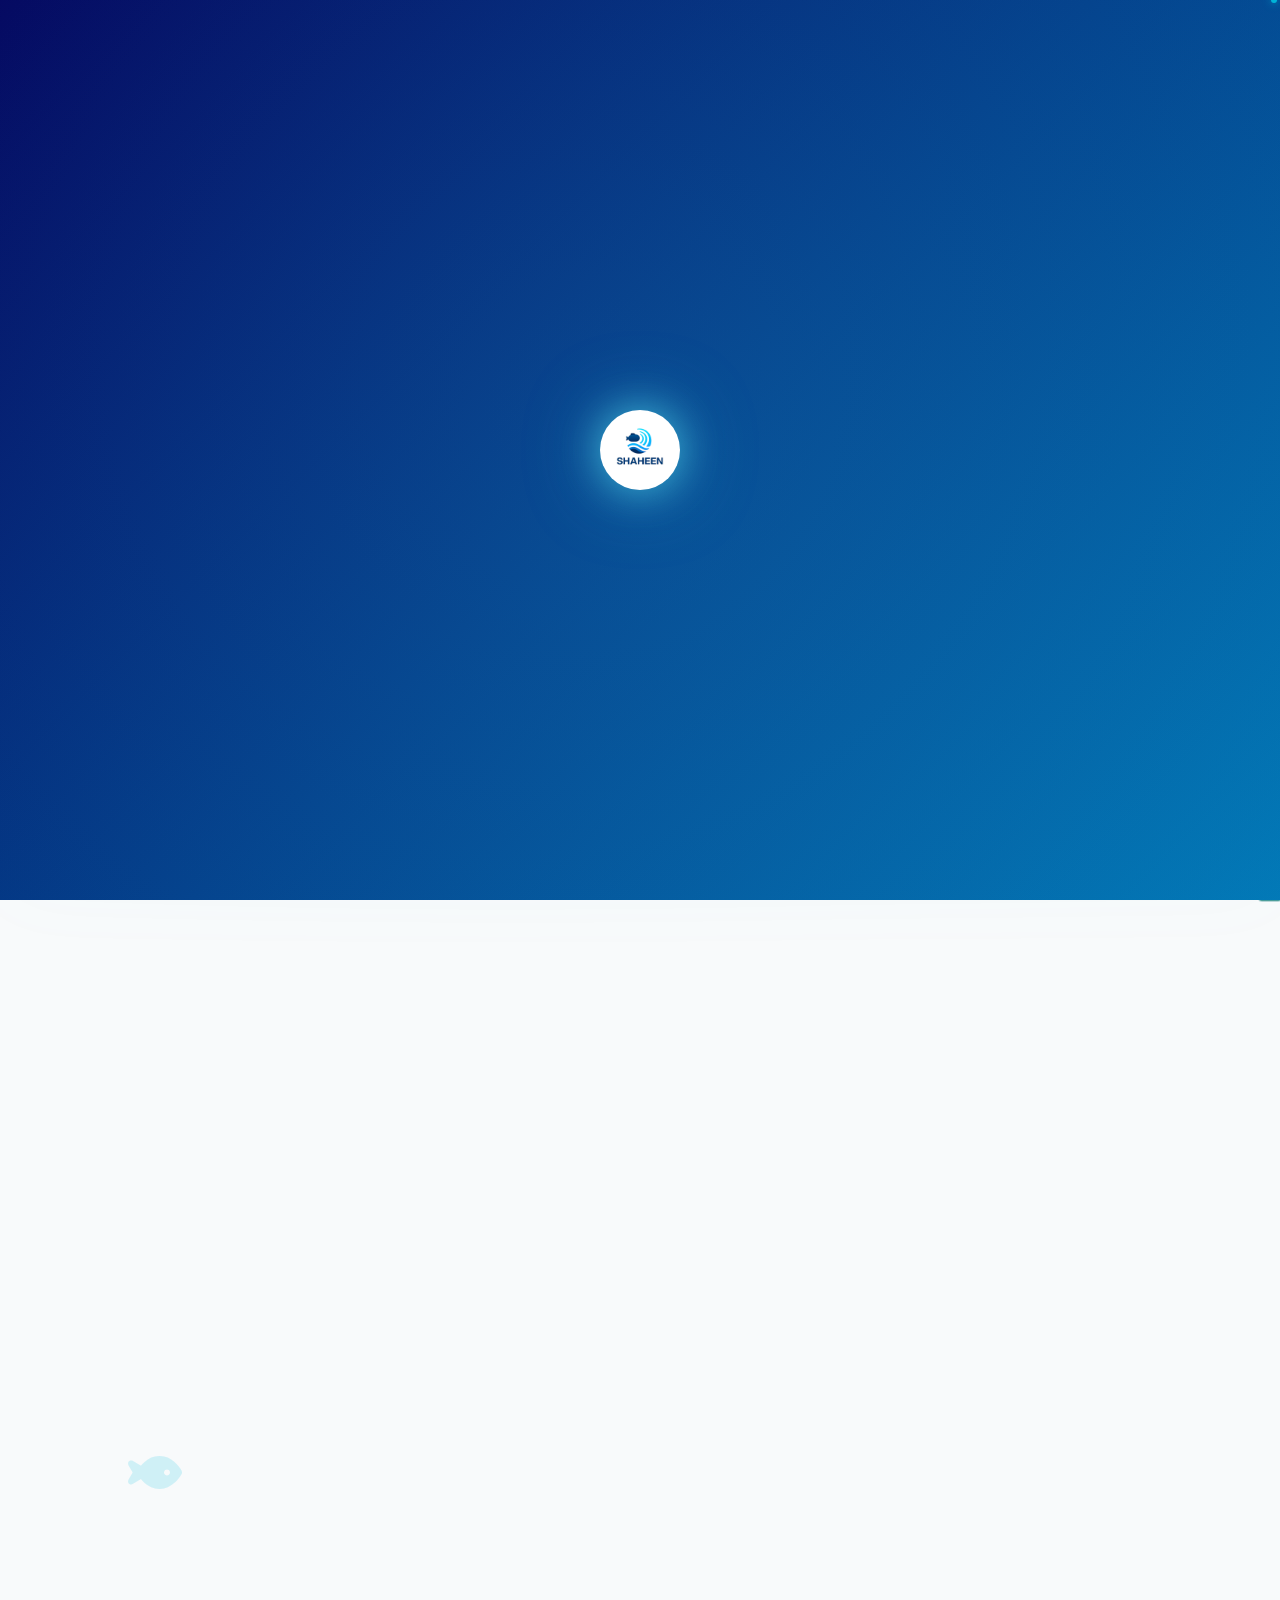
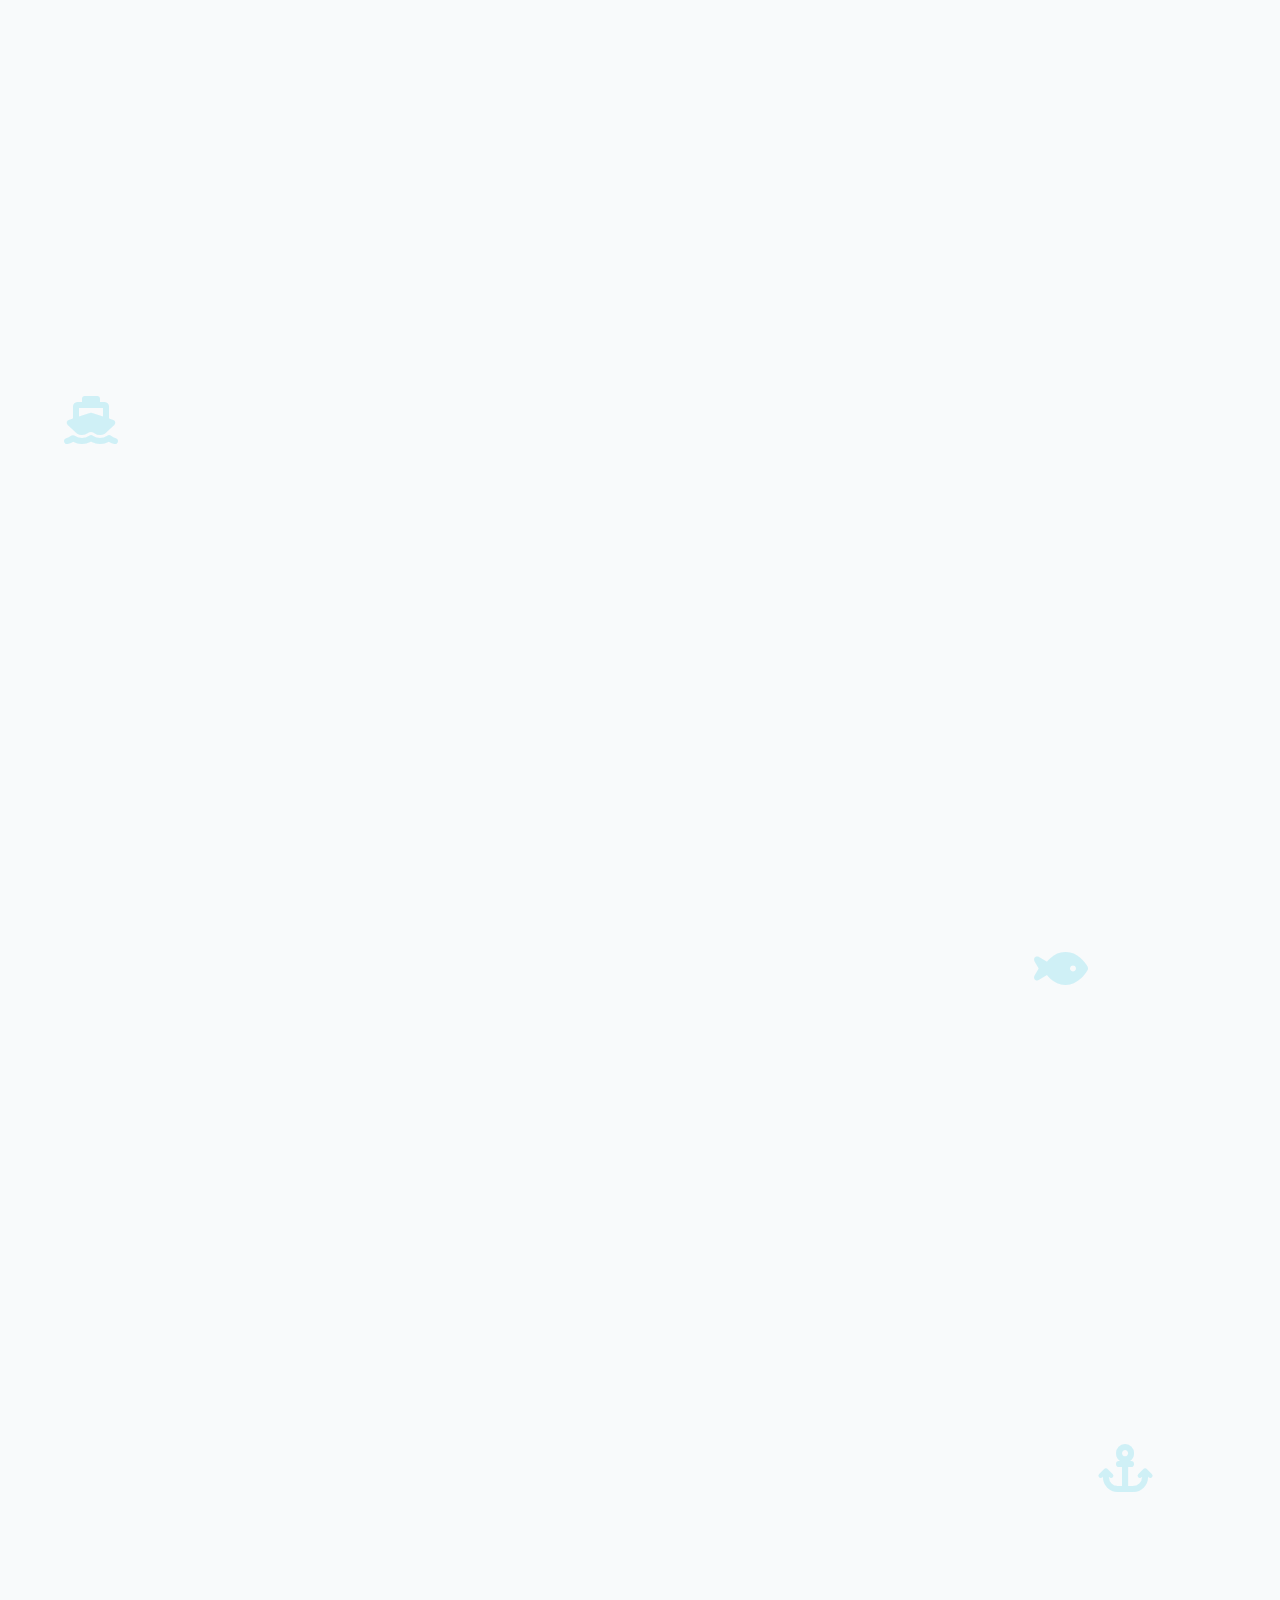
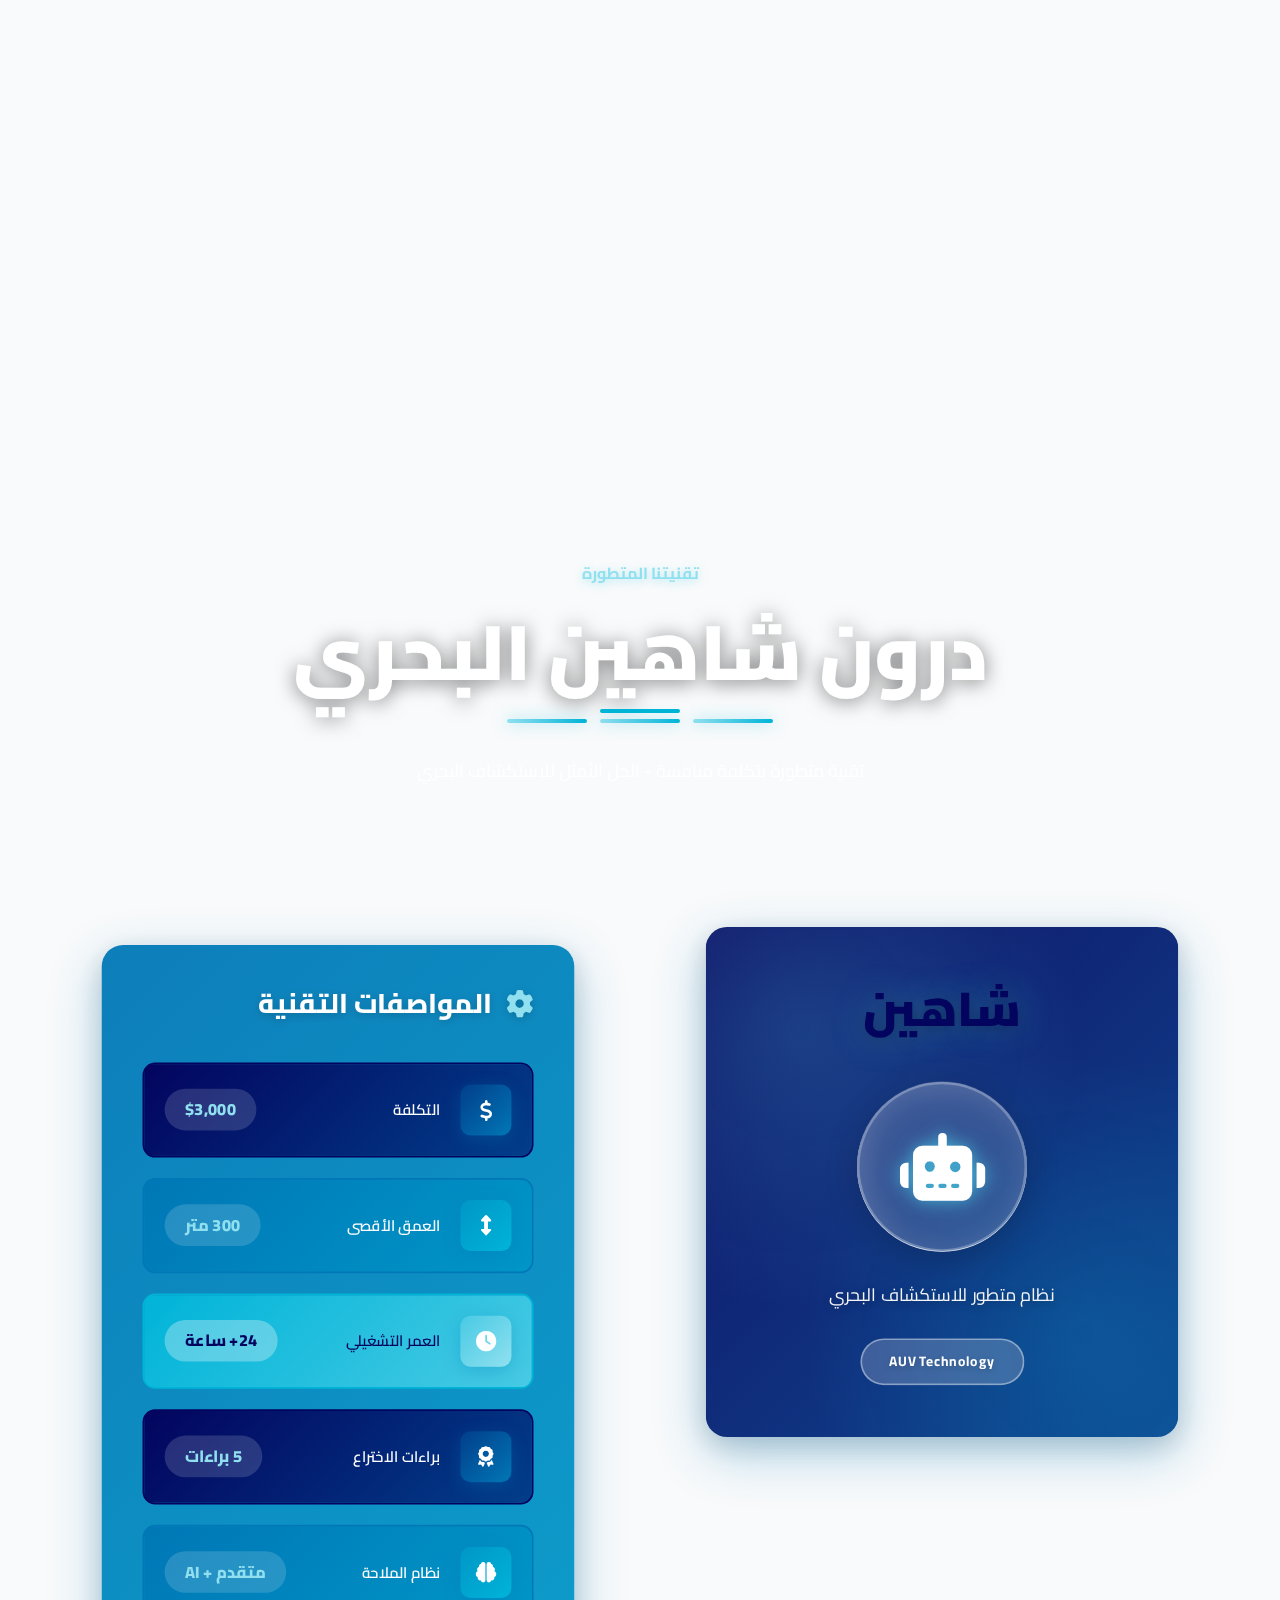
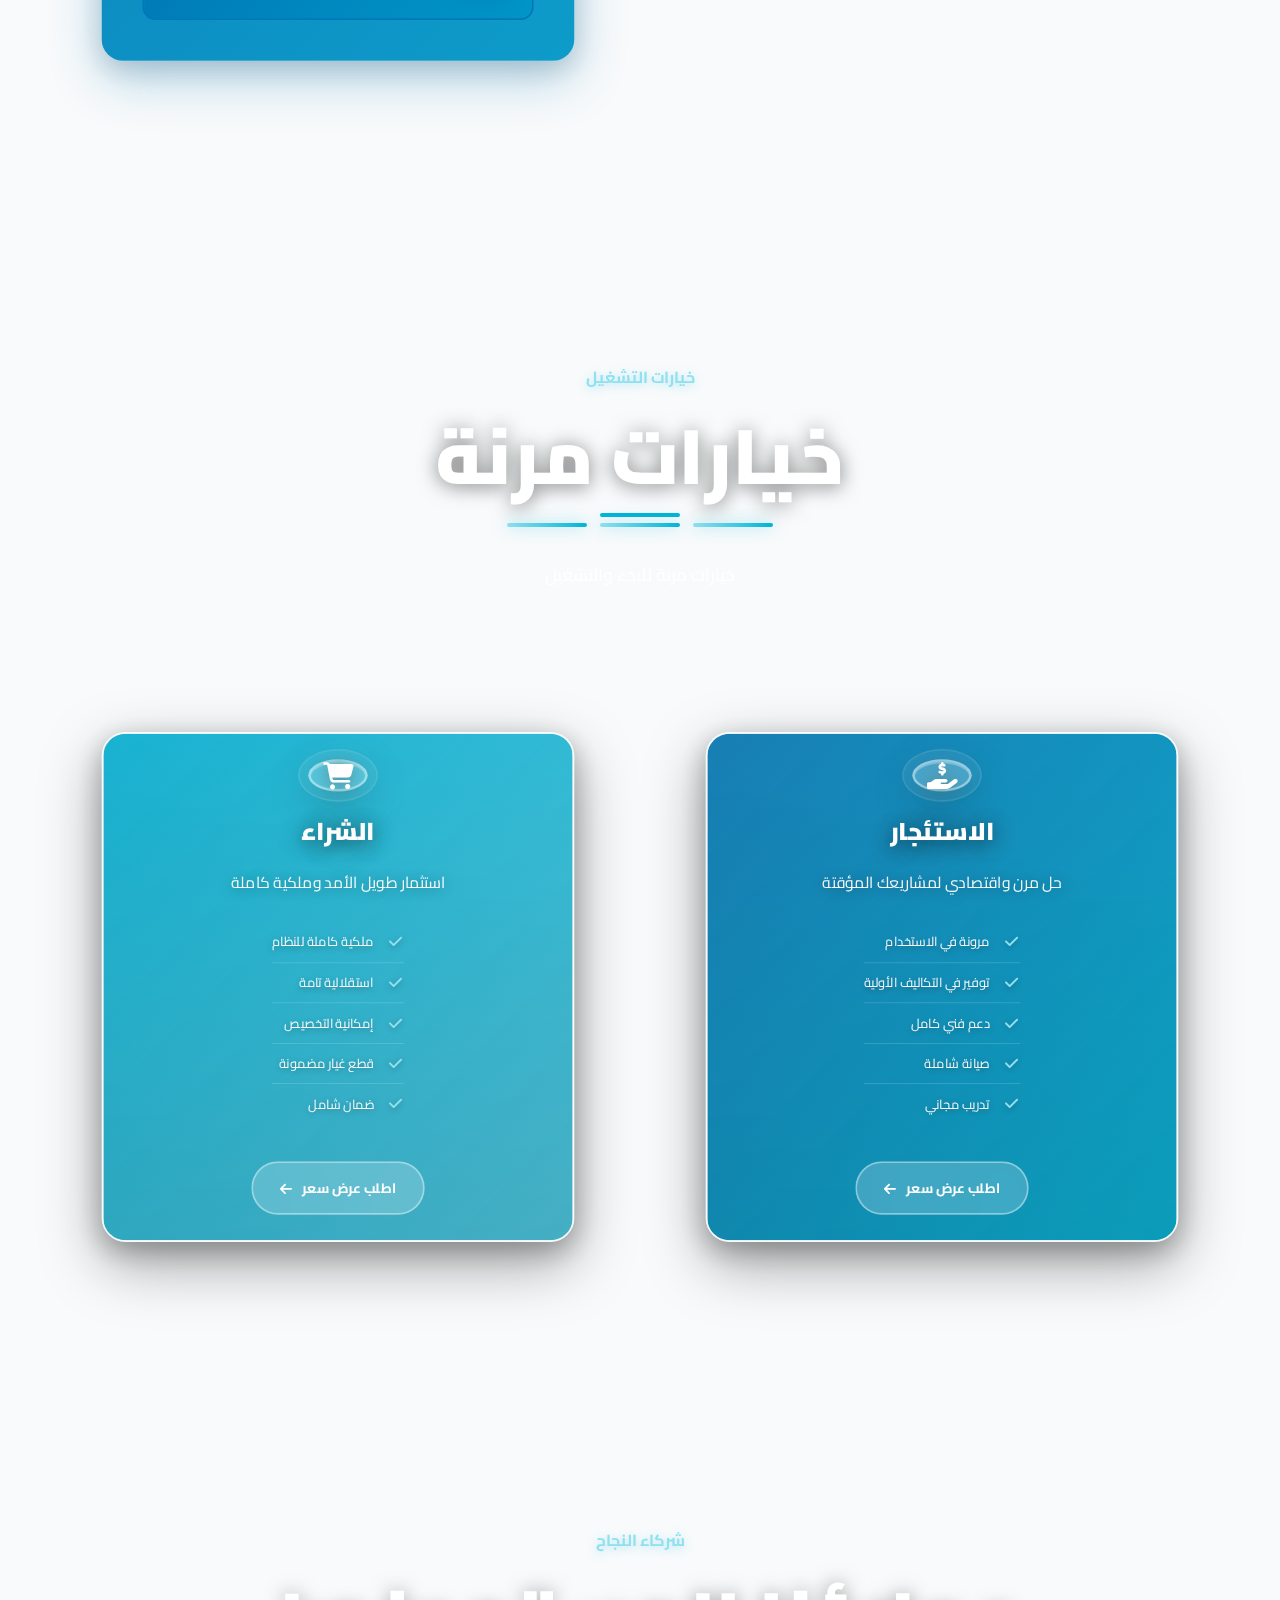
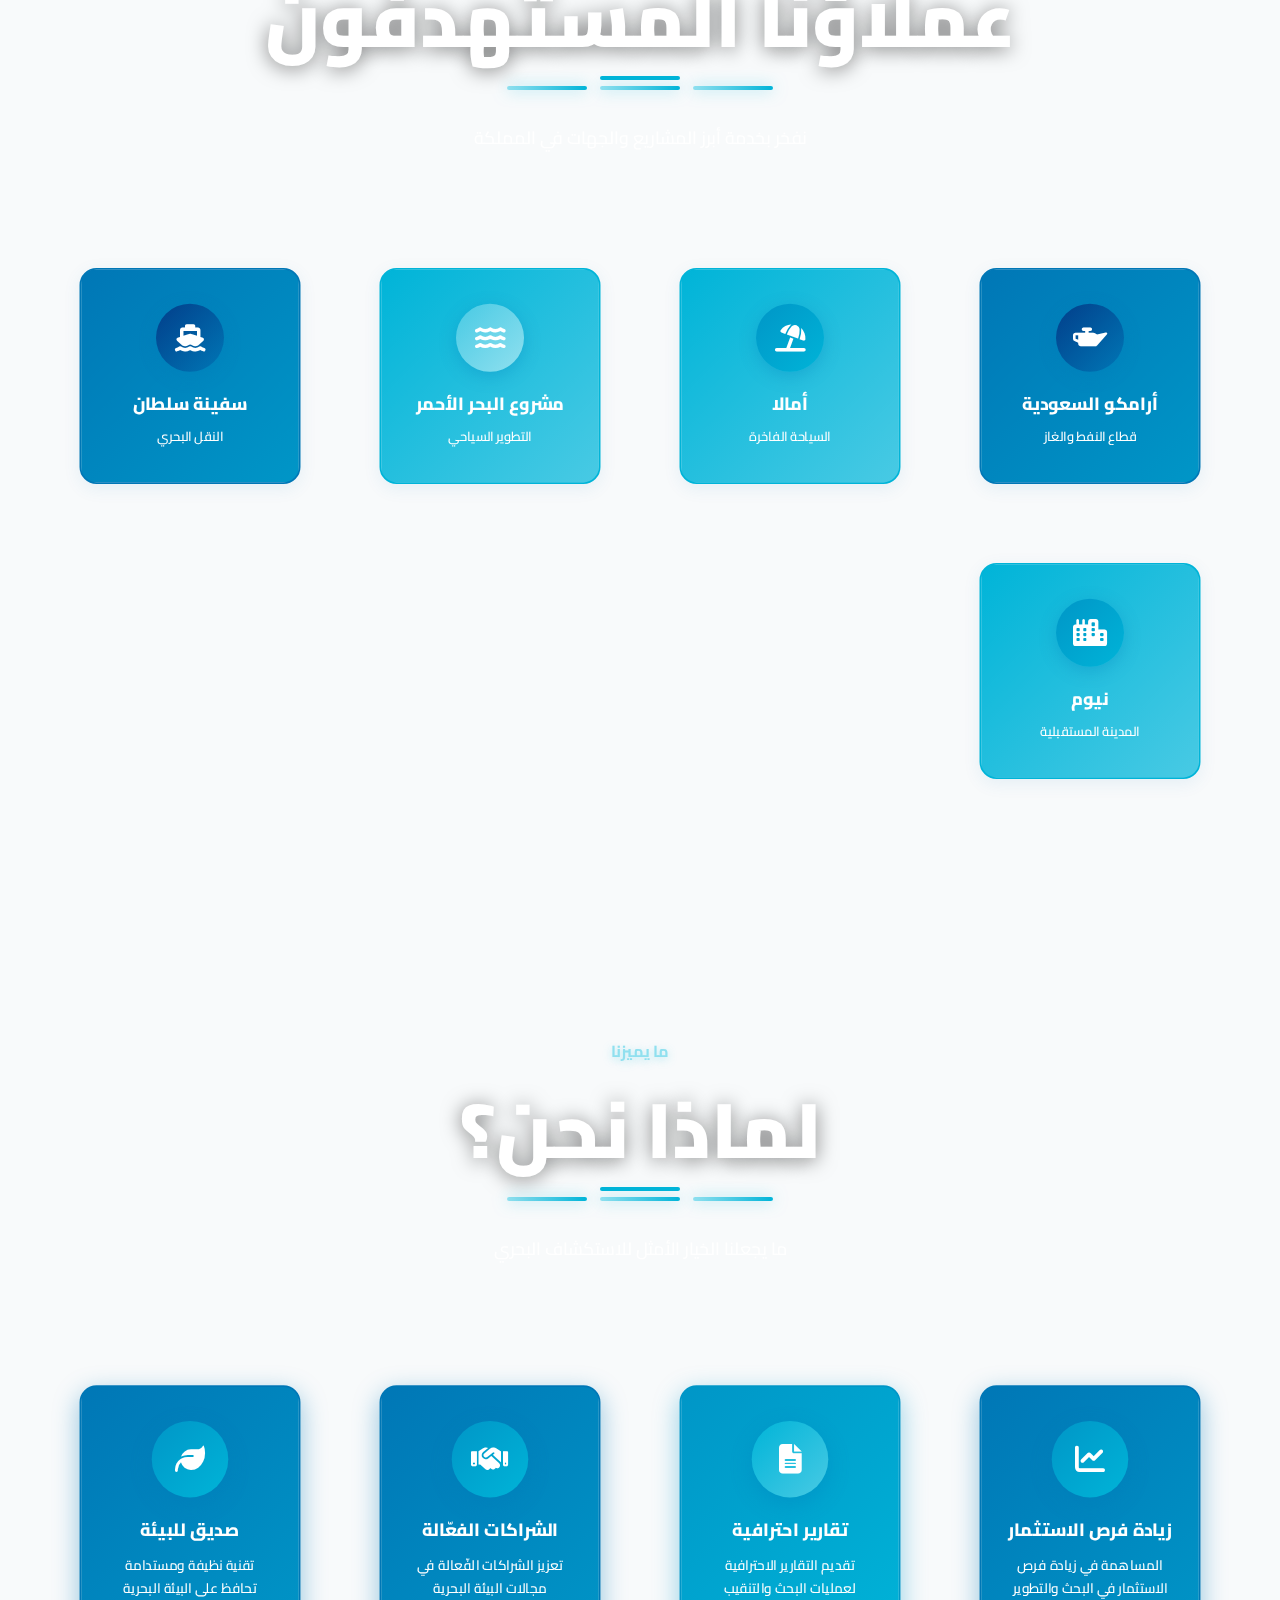
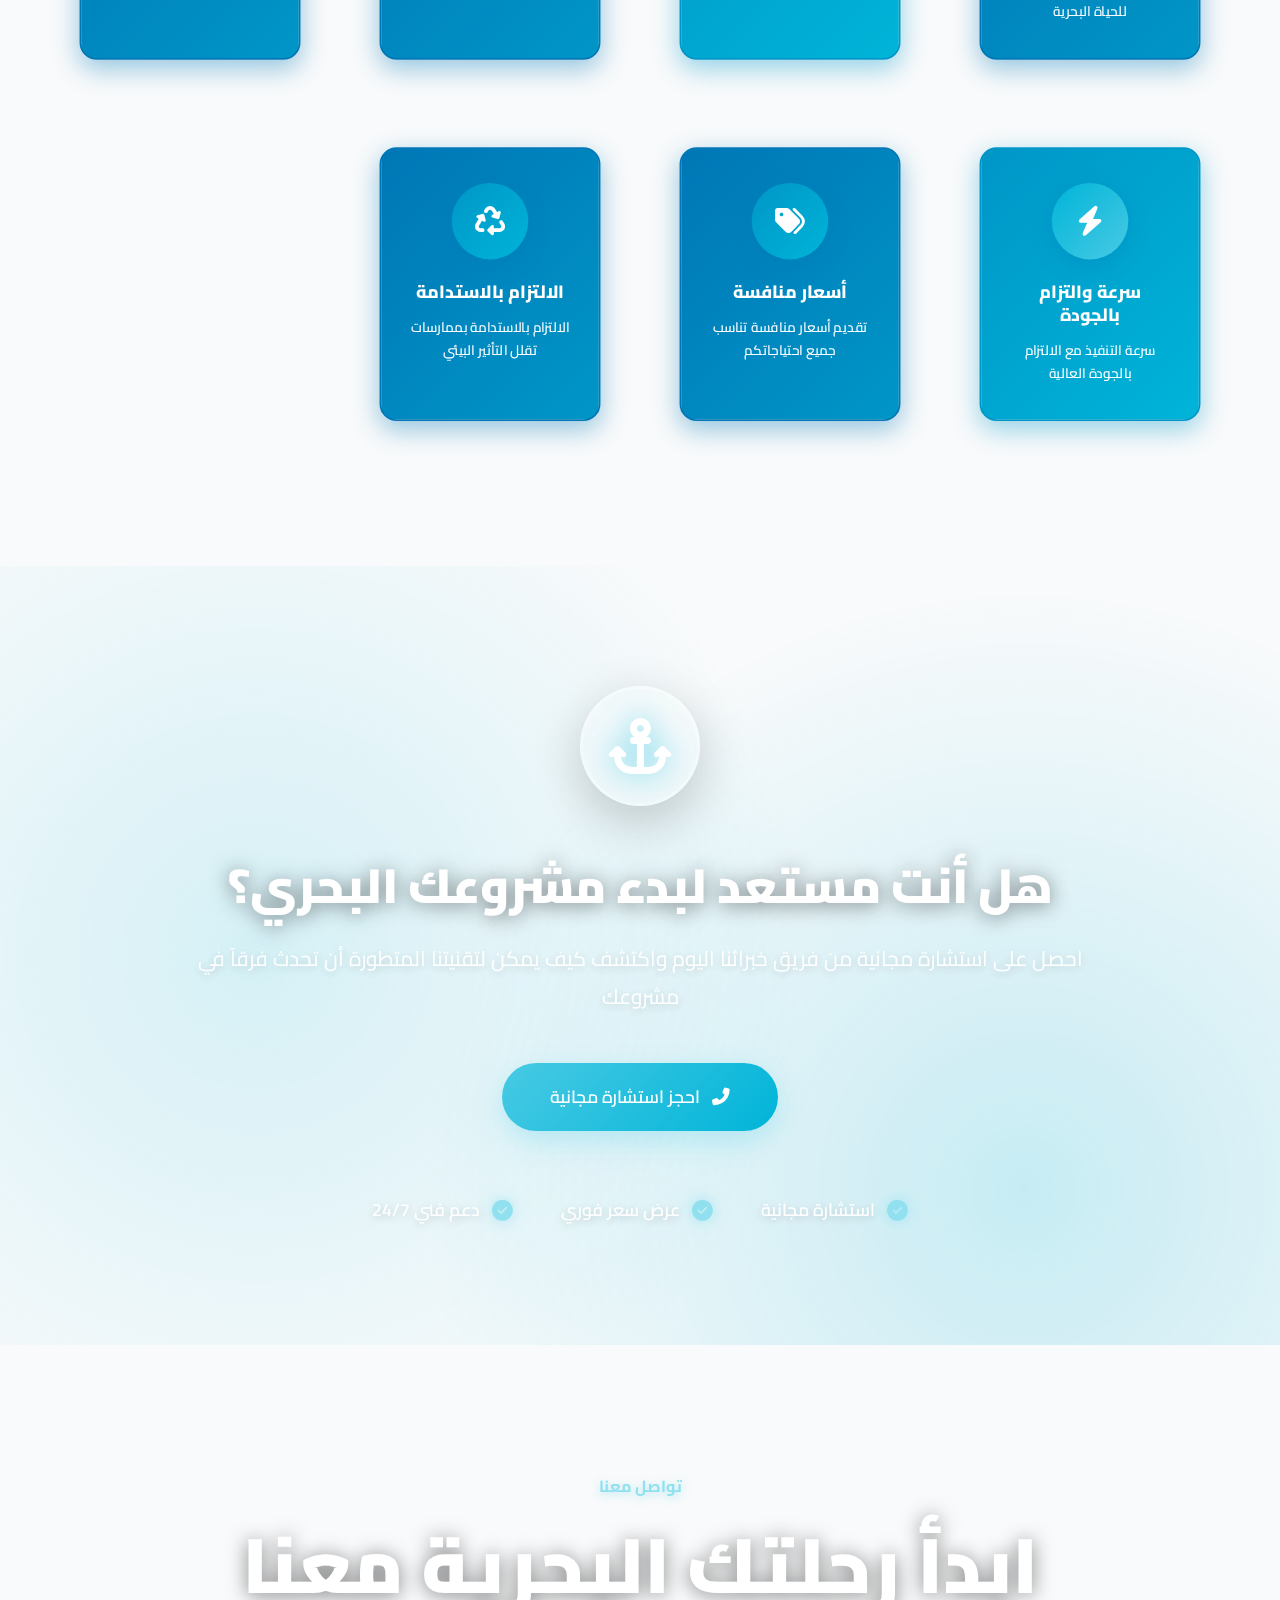
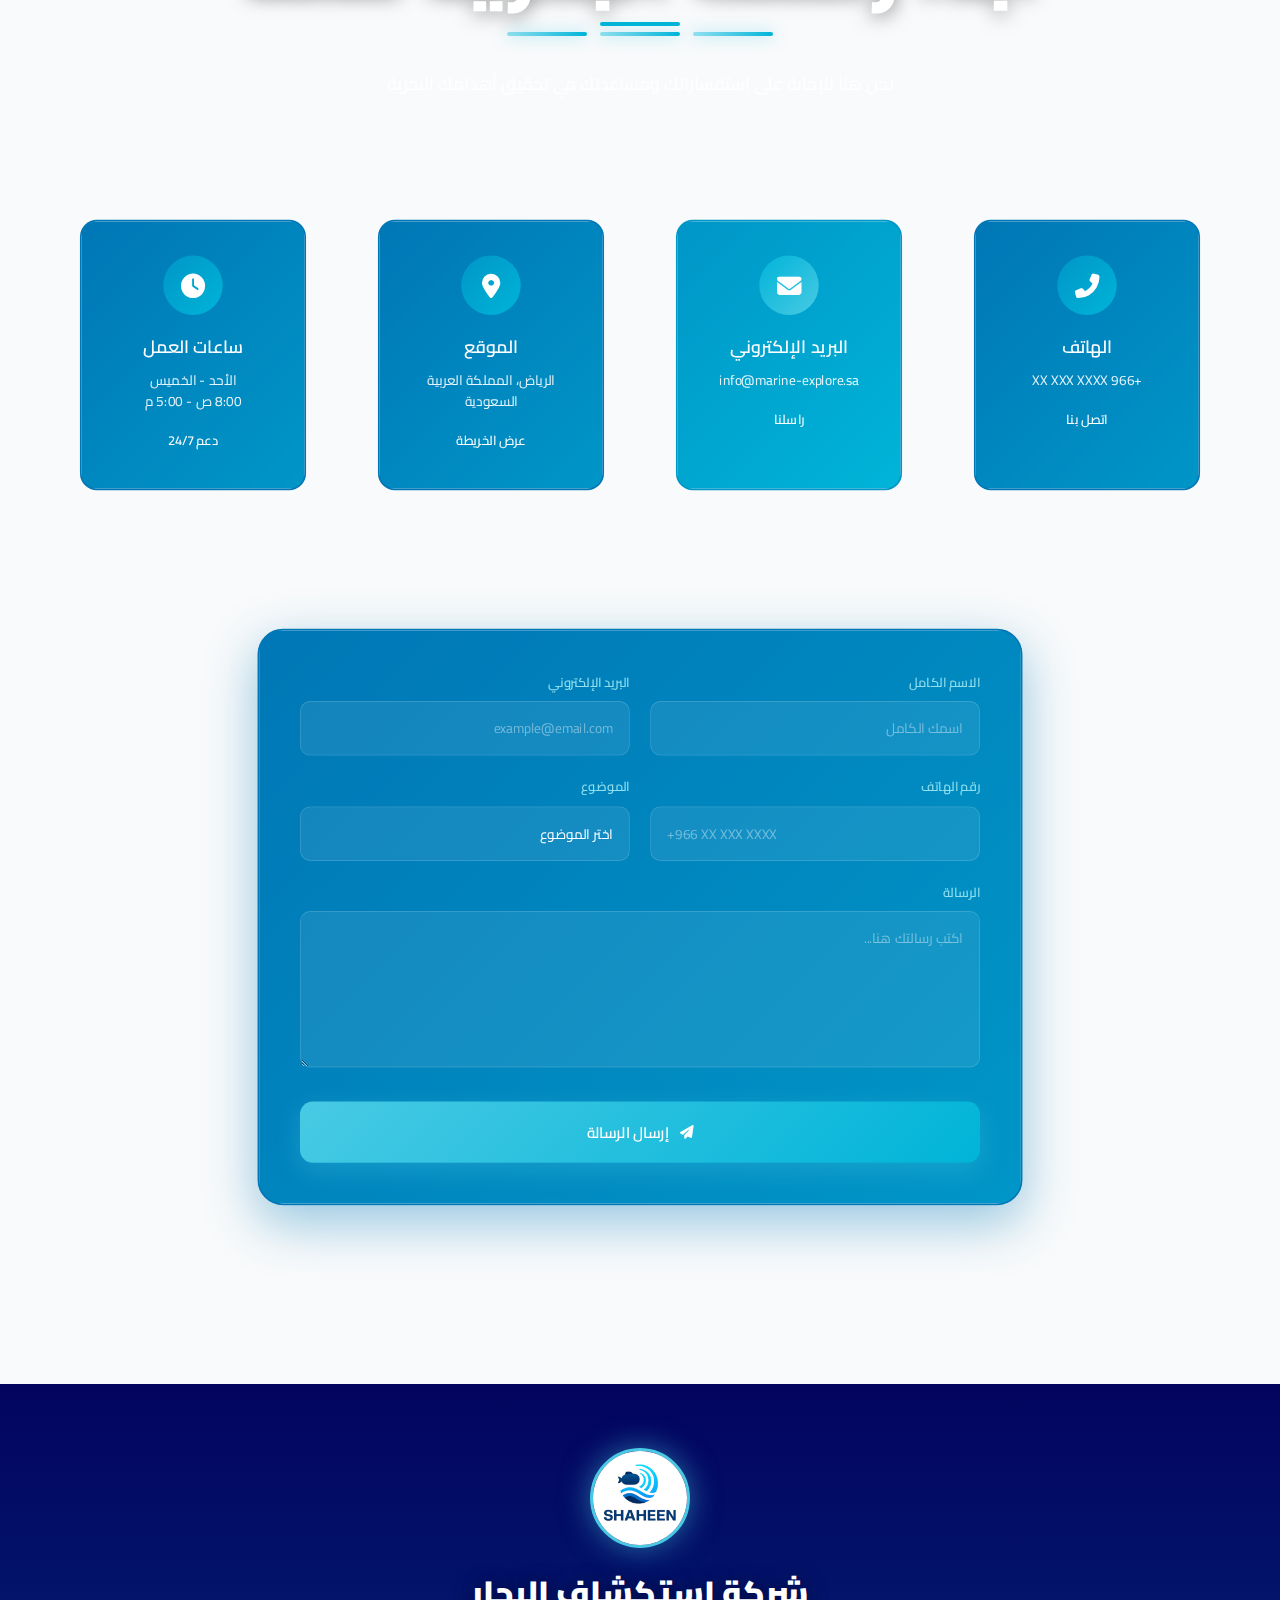
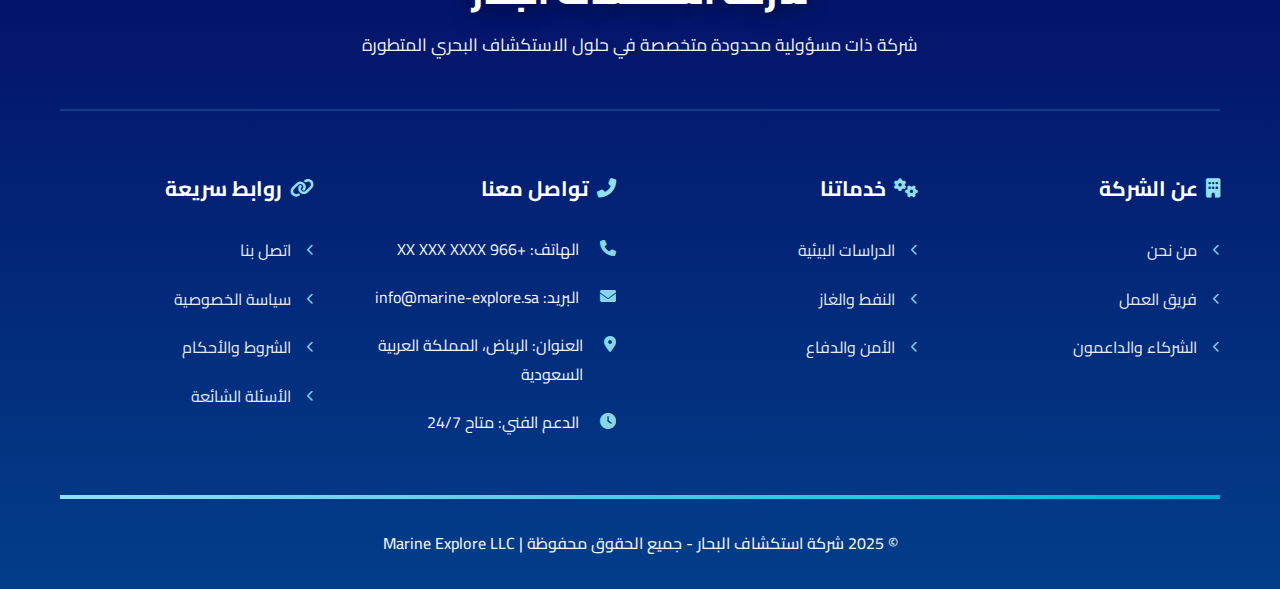
<file: v2/index.html>
<!DOCTYPE html>
<html lang="ar" dir="rtl">
<head>
    <meta charset="UTF-8">
    <meta name="viewport" content="width=device-width, initial-scale=1.0">
    <meta name="description" content="شركة استكشاف البحار  - لتمكين الأبحاث والاستثمار في البيئة البحرية   ">
    <meta name="keywords" content="استكشاف بحري, درون بحري, شاهين, AUV, أرامكو, نيوم, البحر الأحمر">
    <title>شركة استكشاف البحار  | لتمكين الأبحاث والاستثمار في البيئة البحرية   </title>

    <!-- Google Fonts - Cairo -->
    <link rel="preconnect" href="https://fonts.googleapis.com">
    <link rel="preconnect" href="https://fonts.gstatic.com" crossorigin>
    <link href="https://fonts.googleapis.com/css2?family=Cairo:wght@300;400;600;700;900&display=swap" rel="stylesheet">

    <!-- Font Awesome -->
    <link rel="stylesheet" href="https://cdnjs.cloudflare.com/ajax/libs/font-awesome/6.5.1/css/all.min.css">

    <!-- CSS -->
    <link rel="stylesheet" href="css/style.css">
    <link rel="stylesheet" href="css/animations.css">

    <!-- Favicon -->
    <link rel="icon" type="image/jpeg" href="shaheen-logo.jpg">
</head>
<body class="home-page">
    <!-- Loading Screen -->
    <div class="loading-screen" id="loadingScreen">
        <div class="loader-container">
            <div class="ocean-loader">
                <div class="wave-loader">
                    <div class="wave"></div>
                    <div class="wave"></div>
                    <div class="wave"></div>
                </div>
                <div class="loader-icon">
                    <img src="shaheen-logo.jpg" alt="شاهين Logo">
                </div>
            </div>
        </div>
    </div>

    <!-- Custom Cursor -->
    <div class="custom-cursor"></div>
    <div class="cursor-dot"></div>

    <!-- Wave Transition Overlay -->
    <div class="wave-transition-overlay" id="waveTransition">
        <svg class="wave-svg" viewBox="0 0 1440 320" preserveAspectRatio="none">
            <path fill="#001d3d" fill-opacity="0.9" d="M0,96L48,112C96,128,192,160,288,160C384,160,480,128,576,122.7C672,117,768,139,864,149.3C960,160,1056,160,1152,138.7C1248,117,1344,75,1392,53.3L1440,32L1440,320L1392,320C1344,320,1248,320,1152,320C1056,320,960,320,864,320C768,320,672,320,576,320C480,320,384,320,288,320C192,320,96,320,48,320L0,320Z"></path>
        </svg>
        <svg class="wave-svg wave-2" viewBox="0 0 1440 320" preserveAspectRatio="none">
            <path fill="#003566" fill-opacity="0.7" d="M0,224L48,213.3C96,203,192,181,288,181.3C384,181,480,203,576,192C672,181,768,139,864,133.3C960,128,1056,160,1152,165.3C1248,171,1344,149,1392,138.7L1440,128L1440,320L1392,320C1344,320,1248,320,1152,320C1056,320,960,320,864,320C768,320,672,320,576,320C480,320,384,320,288,320C192,320,96,320,48,320L0,320Z"></path>
        </svg>
        <svg class="wave-svg wave-3" viewBox="0 0 1440 320" preserveAspectRatio="none">
            <path fill="#0077b6" fill-opacity="0.5" d="M0,160L48,170.7C96,181,192,203,288,208C384,213,480,203,576,186.7C672,171,768,149,864,154.7C960,160,1056,192,1152,197.3C1248,203,1344,181,1392,170.7L1440,160L1440,320L1392,320C1344,320,1248,320,1152,320C1056,320,960,320,864,320C768,320,672,320,576,320C480,320,384,320,288,320C192,320,96,320,48,320L0,320Z"></path>
        </svg>
    </div>

    <!-- Fullpage Video Background -->
    <div class="fullpage-video-bg" id="fullpageVideo">
        <video autoplay muted loop playsinline>
            <!-- الفيديو المحلي -->
            <source src="26818-361092071_small.mp4" type="video/mp4">
        </video>
    </div>

    <!-- Diving Overlay Effects -->
    <div class="diving-overlay">
        <div class="depth-gradient"></div>
        <div class="water-caustics"></div>
        <div class="pressure-vignette" id="pressureVignette"></div>
    </div>

    <!-- Kelp/Seaweed -->
    <div class="kelp"></div>
    <div class="kelp"></div>
    <div class="kelp"></div>
    <div class="kelp"></div>
    <div class="kelp"></div>
    <div class="kelp"></div>

    <!-- Plankton Particles -->
    <div id="planktonContainer" style="position: fixed; width: 100%; height: 100%; pointer-events: none; z-index: 2;"></div>

    <!-- Diving Bubbles -->
    <div id="divingBubblesContainer" style="position: fixed; width: 100%; height: 100%; pointer-events: none; z-index: 4;"></div>

    <!-- Navigation -->
    <nav class="navbar">
        <div class="container">
            <div class="logo">
                <div class="logo-icon">
                    <img src="shaheen-logo.jpg" alt="شاهين - Shaheen Logo">
                </div>
                <div class="logo-text">
                    <h1>شركة استكشاف البحار </h1>
                    <p>Marine Explore </p>
                </div>
            </div>

            <ul class="nav-menu" id="navMenu">
                <li><a href="index.html" class="active">الرئيسية</a></li>
                <li><a href="pages/about.html">عن الشركة</a></li>
<!--                <li><a href="pages/founders.html">المؤسسين</a></li>-->
                <li><a href="#contact">تواصل معنا</a></li>
                <li class="language-switcher">
                    <a href="#" id="languageToggle">
                        <i class="fas fa-globe"></i>
                        <span>English</span>
                    </a>
                </li>
            </ul>

            <div class="mobile-menu-toggle" id="mobileToggle">
                <span></span>
                <span></span>
                <span></span>
            </div>
        </div>
    </nav>

    <!-- Hero Section with Video Background -->
    <section class="hero underwater-effect">
        <!-- Video Background -->
        <div class="video-background">
            <!-- الفيديو المحلي -->
            <video autoplay muted loop playsinline>
                <source src="26818-361092071_small.mp4" type="video/mp4">
            </video>
            <div class="video-overlay-pattern"></div>
            <!-- Enhanced Depth Overlay -->
            <div class="video-depth-overlay"></div>
        </div>

        <!-- Ocean Light Rays -->
        <div class="ocean-ray"></div>
        <div class="ocean-ray"></div>
        <div class="ocean-ray"></div>
        <div class="ocean-ray"></div>
        <div class="ocean-ray"></div>

        <!-- Depth Particles -->
        <div class="depth-particle"></div>
        <div class="depth-particle"></div>
        <div class="depth-particle"></div>
        <div class="depth-particle"></div>
        <div class="depth-particle"></div>
        <div class="depth-particle"></div>
        <div class="depth-particle"></div>
        <div class="depth-particle"></div>
        <div class="depth-particle"></div>
        <div class="depth-particle"></div>

        <!-- Underwater Bubbles -->
        <div class="bubble"></div>
        <div class="bubble"></div>
        <div class="bubble"></div>
        <div class="bubble"></div>
        <div class="bubble"></div>
        <div class="bubble"></div>
        <div class="bubble"></div>
        <div class="bubble"></div>

        <div class="container" style="position: relative; z-index: 10;">
            <div class="hero-content">
                <h1 class="animate-fade-in-down text-animated-gradient" style="color: white; -webkit-text-fill-color: white;">شركة استكشاف البحار </h1>
                <p class="subtitle animate-fade-in-up delay-2 text-shadow-glow">لتمكين الأبحاث والاستثمار في البيئة البحرية   </p>
<!--                <p class="subtitle animate-fade-in-up delay-2 text-shadow-glow">رواد التقنية البحرية في المملكة</p>-->
                <p class="animate-fade-in-up delay-3">حلول ذكية ومتطورة للاستكشاف البحري باستخدام تقنية <span class="highlight-shaheen">الدرون شاهين</span></p>

            </div>
        </div>
    </section>

    <!-- About Company - Design 4 -->
    <section class="about-marine-v4">
        <!-- Ocean Wave Background -->
        <div class="marine-wave-bg">
           
        </div>

        <div class="container">
            <!-- Enhanced Header -->
            <div class="marine-header" data-aos="zoom-in">
                <div class="marine-compass">
                    <i class="fas fa-compass"></i>
                </div>
                <span class="marine-label">
                    <i class="fas fa-anchor"></i>
                    استكشاف البحار
                </span>
                <h2 class="marine-title">من نحن</h2>
                <div class="marine-divider">
                    <div class="wave-line"></div>
                    <i class="fas fa-ship"></i>
                    <div class="wave-line"></div>
                </div>
                <p class="marine-subtitle">
                    <i class="fas fa-water"></i>
                    التنوع البيئي كنز ينتظر الاكتشاف
                    <i class="fas fa-water"></i>
                </p>
            </div>

            <!-- Marine Content Grid -->
            <div class="marine-content-grid">
                <!-- Section 1: Introduction -->
                <div class="marine-card" data-aos="fade-up">
                    <div class="marine-card-header">
                        <div class="marine-icon">
                            <i class="fas fa-gem"></i>
                            <div class="icon-ripple"></div>
                        </div>
                        <h3>ثروات المملكة البحرية</h3>
                    </div>
                    <div class="marine-card-body">
                        <p>تمتلك سواحل المملكة العربية السعودية إمكانات هائلة من الثروات المعدنية والموارد الطبيعية القيمة، والتي يمكن أن تساهم بشكل كبير في تعزيز قطاع التعدين في المملكة وتحقيق التنمية المستدامة. ويتطلب استغلال هذه الإمكانات إجراء دراسات جيولوجية شاملة ومنهجية، وتطوير تقنيات استخراج ومعالجة مبتكرة، واتخاذ إجراءات صارمة لحماية البيئة، وتشجيع الاستثمار الأجنبي والشراكات بين القطاعين العام والخاص.</p>
                    </div>
                    <div class="marine-card-wave">
                        <i class="fas fa-water"></i>
                    </div>
                </div>

                <!-- Section 2: Mineral Resources -->
                <div class="marine-card" data-aos="fade-up" data-aos-delay="100">
                    <div class="marine-card-header">
                        <div class="marine-icon">
                            <i class="fas fa-layer-group"></i>
                            <div class="icon-ripple"></div>
                        </div>
                        <h3>الموارد المعدنية</h3>
                    </div>
                    <div class="marine-card-body">
                        <p>من أبرز هذه الإمكانات: الرواسب المعدنية الثقيلة على طول الشواطئ وفي المناطق القريبة منها، وتحتوي على معادن مثل الإلمنيت والروتيل والزركون والمغنتيت، والتي تستخدم في صناعات متنوعة مثل صناعة الطلاء والسيراميك والإلكترونيات، ورواسب الفوسفات والتي تعتبر مصدرًا هامًا لإنتاج الأسمدة الفوسفاتية التي تستخدم في الزراعة.</p>
                    </div>
                    <div class="marine-card-wave">
                        <i class="fas fa-water"></i>
                    </div>
                </div>

                <!-- Section 3: Coastal Resources -->
                <div class="marine-card" data-aos="fade-up" data-aos-delay="200">
                    <div class="marine-card-header">
                        <div class="marine-icon">
                            <i class="fas fa-umbrella-beach"></i>
                            <div class="icon-ripple"></div>
                        </div>
                        <h3>موارد السواحل</h3>
                    </div>
                    <div class="marine-card-body">
                        <p>كما تنتشر المسطحات الملحية على طول السواحل، وتعتبر مصدرًا غنيًا بالأملاح مثل ملح الطعام وكلوريد البوتاسيوم وكبريتات المغنيسيوم، والتي تستخدم في العديد من الصناعات الكيميائية والغذائية. ويتواجد الجبس في بعض التكوينات الجيولوجية الساحلية، ويستخدم في صناعة الأسمنت والبناء. ويعتبر الحجر الجيري من الصخور الرسوبية الشائعة على طول السواحل، ويستخدم في صناعة الأسمنت والجير ومواد البناء، كما تتواجد الرمال بكميات كبيرة، وتستخدم في صناعة الزجاج والبناء.</p>
                    </div>
                    <div class="marine-card-wave">
                        <i class="fas fa-water"></i>
                    </div>
                </div>

                <!-- Section 4: Marine Resources -->
                <div class="marine-card" data-aos="fade-up" data-aos-delay="300">
                    <div class="marine-card-header">
                        <div class="marine-icon">
                            <i class="fas fa-ship"></i>
                            <div class="icon-ripple"></div>
                        </div>
                        <h3>الموارد البحرية</h3>
                    </div>
                    <div class="marine-card-body">
                        <p>بالإضافة إلى المعادن الموجودة على اليابسة، تحتوي المياه الإقليمية للمملكة على موارد طبيعية قيمة مثل النفط والغاز الطبيعي، بالإضافة إلى إمكانية استخراج المعادن من قاع البحر.</p>
                    </div>
                    <div class="marine-card-wave">
                        <i class="fas fa-water"></i>
                    </div>
                </div>

                <!-- Section 5: Oil Fields -->
                <div class="marine-card" data-aos="fade-up" data-aos-delay="400">
                    <div class="marine-card-header">
                        <div class="marine-icon">
                            <i class="fas fa-oil-can"></i>
                            <div class="icon-ripple"></div>
                        </div>
                        <h3>حقول النفط البحرية</h3>
                    </div>
                    <div class="marine-card-body">
                        <p>كما تلعب حقول النفط البحرية دورًا حيويًا في إنتاج النفط السعودي، حيث تساهم بكميات كبيرة في إجمالي الإنتاج اليومي. تشمل هذه الحقول حقولًا عملاقة مثل <strong>حقل المرجان</strong> و<strong>حقل السفانية</strong>، وهما من بين أكبر الحقول البحرية في العالم. يتم استخراج النفط من هذه الحقول باستخدام تقنيات متطورة، ويتم نقله عبر خطوط الأنابيب إلى مصافي التكرير ومحطات التصدير.</p>
                    </div>
                    <div class="marine-card-wave">
                        <i class="fas fa-water"></i>
                    </div>
                </div>

                <!-- Section 6: Natural Gas -->
                <div class="marine-card" data-aos="fade-up" data-aos-delay="500">
                    <div class="marine-card-header">
                        <div class="marine-icon">
                            <i class="fas fa-fire"></i>
                            <div class="icon-ripple"></div>
                        </div>
                        <h3>الغاز الطبيعي</h3>
                    </div>
                    <div class="marine-card-body">
                        <p>بالإضافة إلى النفط، تحتوي المياه الإقليمية للمملكة على كميات كبيرة من الغاز الطبيعي، والذي يعتبر مصدرًا هامًا للطاقة النظيفة. يتم استخدام الغاز الطبيعي في توليد الكهرباء وتشغيل المصانع وتحلية المياه، كما يتم تصديره إلى الخارج لتلبية الطلب العالمي المتزايد على الغاز.</p>
                    </div>
                    <div class="marine-card-wave">
                        <i class="fas fa-water"></i>
                    </div>
                </div>
            </div>

            <!-- Vision, Mission, Values - Marine Style -->
            <div class="marine-vmv-section" data-aos="fade-up">
                <div class="vmv-lighthouse">
                    <i class="fas fa-lighthouse"></i>
                </div>
                
                <div class="marine-vmv-grid">
                    <!-- Vision -->
                    <div class="marine-vmv-card vision-marine">
                        <div class="vmv-anchor">
                            <i class="fas fa-anchor"></i>
                        </div>
                        <div class="vmv-icon-marine">
                            <i class="fas fa-binoculars"></i>
                            <div class="wave-ripple"></div>
                        </div>
                        <h3>الرؤية</h3>
                        <div class="vmv-divider-marine">
                            <i class="fas fa-fish"></i>
                        </div>
                        <p>أن نكون شركة رائدة عالمياً في توفير حلول التصوير والتنقيب تحت الماء بتقنيات متقدمة ومتطورة والمساهمة الفعالة في استكشاف وحماية الحياة البحرية.</p>
                        <div class="vmv-waves">
                            <i class="fas fa-water"></i>
                            <i class="fas fa-water"></i>
                            <i class="fas fa-water"></i>
                        </div>
                    </div>

                    <!-- Mission -->
                    <div class="marine-vmv-card mission-marine">
                        <div class="vmv-anchor">
                            <i class="fas fa-anchor"></i>
                        </div>
                        <div class="vmv-icon-marine">
                            <i class="fas fa-compass"></i>
                            <div class="wave-ripple"></div>
                        </div>
                        <h3>الرسالة</h3>
                        <div class="vmv-divider-marine">
                            <i class="fas fa-fish"></i>
                        </div>
                        <p>تمكين الاستكشاف للحياة البحرية بتقديم أدوات وتقنيات مبتكرة.</p>
                        <div class="vmv-waves">
                            <i class="fas fa-water"></i>
                            <i class="fas fa-water"></i>
                            <i class="fas fa-water"></i>
                        </div>
                    </div>

                    <!-- Values -->
                    <div class="marine-vmv-card values-marine">
                        <div class="vmv-anchor">
                            <i class="fas fa-anchor"></i>
                        </div>
                        <div class="vmv-icon-marine">
                            <i class="fas fa-anchor"></i>
                            <div class="wave-ripple"></div>
                        </div>
                        <h3>القيم</h3>
                        <div class="vmv-divider-marine">
                            <i class="fas fa-fish"></i>
                        </div>
                        <div class="values-marine-list">
                            <div class="value-item">
                                <i class="fas fa-lightbulb"></i>
                                <span>الابتكار</span>
                            </div>
                            <div class="value-item">
                                <i class="fas fa-medal"></i>
                                <span>الجودة</span>
                            </div>
                            <div class="value-item">
                                <i class="fas fa-leaf"></i>
                                <span>الاستدامة</span>
                            </div>
                            <div class="value-item">
                                <i class="fas fa-hands-helping"></i>
                                <span>المسؤولية</span>
                            </div>
                            <div class="value-item">
                                <i class="fas fa-handshake"></i>
                                <span>الشراكة</span>
                            </div>
                        </div>
                        <div class="vmv-waves">
                            <i class="fas fa-water"></i>
                            <i class="fas fa-water"></i>
                            <i class="fas fa-water"></i>
                        </div>
                    </div>
                </div>
            </div>

            <!-- Floating Marine Elements -->
            <div class="floating-marine-elements">
                <i class="fas fa-fish float-fish-1"></i>
                <i class="fas fa-fish float-fish-2"></i>
                <i class="fas fa-ship float-ship"></i>
                <i class="fas fa-anchor float-anchor"></i>
            </div>
        </div>

    </section>

    <!-- Shaheen Drone Section -->
    <section class="shaheen-section">

        <div class="container">
            <div class="section-header">
                <span class="section-subtitle" style="color: #90e0ef;">تقنيتنا المتطورة</span>
                <h2 class="ocean-title" style="color: #fff; text-shadow: 0 2px 20px rgba(0,0,0,0.5);">درون شاهين البحري</h2>
                <div class="title-waves">
                    <div class="wave-line" style="background: linear-gradient(90deg, #90e0ef, #48cae4, #00b4d8);"></div>
                    <div class="wave-line" style="background: linear-gradient(90deg, #90e0ef, #48cae4, #00b4d8);"></div>
                    <div class="wave-line" style="background: linear-gradient(90deg, #90e0ef, #48cae4, #00b4d8);"></div>
                </div>
                <p style="color: rgba(255,255,255,0.95); max-width: 800px; margin: 2rem auto 3rem;">تقنية متطورة بتكلفة منافسة - الحل الأمثل للاستكشاف البحري</p>
            </div>

            <div class="shaheen-content-grid">
                <!-- Shaheen Visual Card -->
                <div class="shaheen-visual-card reveal-scale">
                    <div class="shaheen-card-bg"></div>
                    <div class="shaheen-card-overlay"></div>
                    <div class="shaheen-card-content">
                        <h3>شاهين</h3>
                        <div class="shaheen-icon-wrapper">
                            <div class="shaheen-icon">
                                <i class="fas fa-robot"></i>
                            </div>
                            <div class="pulse-ring"></div>
                            <div class="pulse-ring delay-1"></div>
                        </div>
                        <p>نظام متطور للاستكشاف البحري</p>
                        <div class="shaheen-badge">AUV Technology</div>
                    </div>
                </div>

                <!-- Shaheen Specs Card -->
                <div class="shaheen-specs-card reveal-scale">
                    <h3 class="specs-title">
                        <i class="fas fa-cog"></i>
                        المواصفات التقنية
                    </h3>
                    <div class="specs-list">
                        <div class="spec-item">
                            <div class="spec-icon">
                                <i class="fas fa-dollar-sign"></i>
                            </div>
                            <div class="spec-info">
                                <span class="spec-label">التكلفة</span>
                                <span class="spec-value">$3,000</span>
                            </div>
                        </div>
                        <div class="spec-item">
                            <div class="spec-icon">
                                <i class="fas fa-arrows-alt-v"></i>
                            </div>
                            <div class="spec-info">
                                <span class="spec-label">العمق الأقصى</span>
                                <span class="spec-value">300 متر</span>
                            </div>
                        </div>
                        <div class="spec-item">
                            <div class="spec-icon">
                                <i class="fas fa-clock"></i>
                            </div>
                            <div class="spec-info">
                                <span class="spec-label">العمر التشغيلي</span>
                                <span class="spec-value">24+ ساعة</span>
                            </div>
                        </div>
                        <div class="spec-item">
                            <div class="spec-icon">
                                <i class="fas fa-award"></i>
                            </div>
                            <div class="spec-info">
                                <span class="spec-label">براءات الاختراع</span>
                                <span class="spec-value">5 براءات</span>
                            </div>
                        </div>
                        <div class="spec-item">
                            <div class="spec-icon">
                                <i class="fas fa-brain"></i>
                            </div>
                            <div class="spec-info">
                                <span class="spec-label">نظام الملاحة</span>
                                <span class="spec-value">متقدم + AI</span>
                            </div>
                        </div>
                    </div>
                </div>
            </div>
        </div>

    </section>

    <!-- Business Models -->
    <section class="business-models-section">

        <div class="container">
            <div class="section-header">
                <span class="section-subtitle" style="color: #90e0ef;">خيارات التشغيل</span>
                <h2 class="ocean-title" style="color: #fff; text-shadow: 0 2px 20px rgba(0,0,0,0.5);">خيارات مرنة</h2>
                <div class="title-waves">
                    <div class="wave-line" style="background: linear-gradient(90deg, #90e0ef, #48cae4, #00b4d8);"></div>
                    <div class="wave-line" style="background: linear-gradient(90deg, #90e0ef, #48cae4, #00b4d8);"></div>
                    <div class="wave-line" style="background: linear-gradient(90deg, #90e0ef, #48cae4, #00b4d8);"></div>
                </div>
                <p style="color: rgba(255,255,255,0.95); max-width: 800px; margin: 2rem auto 3rem;">خيارات مرنة للبدء والتشغيل</p>
            </div>

            <div class="business-models-grid">
                <!-- Rental Model -->
                <div class="professional-card business-card reveal-scale" data-theme="rental">
                    <div class="card-background"></div>
                    <div class="card-overlay"></div>
                    <div class="card-content">
                        <div class="card-icon">
                            <i class="fas fa-hand-holding-usd"></i>
                        </div>
                        <h3>الاستئجار</h3>
                        <p class="business-description">حل مرن واقتصادي لمشاريعك المؤقتة</p>
                        <ul class="business-features">
                            <li><i class="fas fa-check"></i> مرونة في الاستخدام</li>
                            <li><i class="fas fa-check"></i> توفير في التكاليف الأولية</li>
                            <li><i class="fas fa-check"></i> دعم فني كامل</li>
                            <li><i class="fas fa-check"></i> صيانة شاملة</li>
                            <li><i class="fas fa-check"></i> تدريب مجاني</li>
                        </ul>
                        <a href="pages/contact.html" class="business-btn">
                            اطلب عرض سعر <i class="fas fa-arrow-left"></i>
                        </a>
                    </div>
                </div>

                <!-- Purchase Model -->
                <div class="professional-card business-card reveal-scale" data-theme="purchase">
                    <div class="card-background"></div>
                    <div class="card-overlay"></div>
                    <div class="card-content">
                        <div class="card-icon">
                            <i class="fas fa-shopping-cart"></i>
                        </div>
                        <h3>الشراء</h3>
                        <p class="business-description">استثمار طويل الأمد وملكية كاملة</p>
                        <ul class="business-features">
                            <li><i class="fas fa-check"></i> ملكية كاملة للنظام</li>
                            <li><i class="fas fa-check"></i> استقلالية تامة</li>
                            <li><i class="fas fa-check"></i> إمكانية التخصيص</li>
                            <li><i class="fas fa-check"></i> قطع غيار مضمونة</li>
                            <li><i class="fas fa-check"></i> ضمان شامل</li>
                        </ul>
                        <a href="pages/contact.html" class="business-btn">
                            اطلب عرض سعر <i class="fas fa-arrow-left"></i>
                        </a>
                    </div>
                </div>
            </div>
        </div>

    </section>


    <!-- Target Clients -->
    <section class="clients-section">

        <div class="container">
            <div class="section-header">
                <span class="section-subtitle" style="color: #90e0ef;">شركاء النجاح</span>
                <h2 class="ocean-title" style="color: #fff; text-shadow: 0 2px 20px rgba(0,0,0,0.5);">عملاؤنا المستهدفون</h2>
                <div class="title-waves">
                    <div class="wave-line" style="background: linear-gradient(90deg, #90e0ef, #48cae4, #00b4d8);"></div>
                    <div class="wave-line" style="background: linear-gradient(90deg, #90e0ef, #48cae4, #00b4d8);"></div>
                    <div class="wave-line" style="background: linear-gradient(90deg, #90e0ef, #48cae4, #00b4d8);"></div>
                </div>
                <p style="color: rgba(255,255,255,0.95); max-width: 800px; margin: 2rem auto 3rem;">نفخر بخدمة أبرز المشاريع والجهات في المملكة</p>
            </div>

            <div class="clients-grid-modern">
                <div class="client-card reveal-scale">
                    <div class="client-icon">
                        <i class="fas fa-oil-can"></i>
                    </div>
                    <h4>أرامكو السعودية</h4>
                    <p>قطاع النفط والغاز</p>
                </div>
                <div class="client-card reveal-scale">
                    <div class="client-icon">
                        <i class="fas fa-umbrella-beach"></i>
                    </div>
                    <h4>أمالا</h4>
                    <p>السياحة الفاخرة</p>
                </div>
                <div class="client-card reveal-scale">
                    <div class="client-icon">
                        <i class="fas fa-water"></i>
                    </div>
                    <h4>مشروع البحر الأحمر</h4>
                    <p>التطوير السياحي</p>
                </div>
                <div class="client-card reveal-scale">
                    <div class="client-icon">
                        <i class="fas fa-ship"></i>
                    </div>
                    <h4>سفينة سلطان</h4>
                    <p>النقل البحري</p>
                </div>
                <div class="client-card reveal-scale">
                    <div class="client-icon">
                        <i class="fas fa-city"></i>
                    </div>
                    <h4>نيوم</h4>
                    <p>المدينة المستقبلية</p>
                </div>
            </div>
        </div>

    </section>

    <!-- Why Choose Us -->
    <section class="why-us-section">

        <div class="container">
            <div class="section-header">
                <span class="section-subtitle" style="color: #90e0ef;">ما يميزنا</span>
                <h2 class="ocean-title" style="color: #fff; text-shadow: 0 2px 20px rgba(0,0,0,0.5);">لماذا نحن؟</h2>
                <div class="title-waves">
                    <div class="wave-line" style="background: linear-gradient(90deg, #90e0ef, #48cae4, #00b4d8);"></div>
                    <div class="wave-line" style="background: linear-gradient(90deg, #90e0ef, #48cae4, #00b4d8);"></div>
                    <div class="wave-line" style="background: linear-gradient(90deg, #90e0ef, #48cae4, #00b4d8);"></div>
                </div>
                <p style="color: rgba(255,255,255,0.95); max-width: 800px; margin: 2rem auto 3rem;">ما يجعلنا الخيار الأمثل للاستكشاف البحري</p>
            </div>

            <div class="why-us-grid">
                <div class="why-us-card reveal-scale">
                    <div class="why-icon">
                        <i class="fas fa-chart-line"></i>
                    </div>
                    <h4>زيادة فرص الاستثمار</h4>
                    <p>المساهمة في زيادة فرص الاستثمار في البحث والتطوير للحياة البحرية</p>
                </div>

                <div class="why-us-card reveal-scale">
                    <div class="why-icon">
                        <i class="fas fa-file-alt"></i>
                    </div>
                    <h4>تقارير احترافية</h4>
                    <p>تقديم التقارير الاحترافية لعمليات البحث والتنقيب</p>
                </div>

                <div class="why-us-card reveal-scale">
                    <div class="why-icon">
                        <i class="fas fa-handshake"></i>
                    </div>
                    <h4>الشراكات الفعّالة</h4>
                    <p>تعزيز الشراكات الفّعالة في مجالات البيئة البحرية</p>
                </div>

                <div class="why-us-card reveal-scale">
                    <div class="why-icon">
                        <i class="fas fa-leaf"></i>
                    </div>
                    <h4>صديق للبيئة</h4>
                    <p>تقنية نظيفة ومستدامة تحافظ على البيئة البحرية</p>
                </div>

                <div class="why-us-card reveal-scale">
                    <div class="why-icon">
                        <i class="fas fa-bolt"></i>
                    </div>
                    <h4>سرعة والتزام بالجودة</h4>
                    <p>سرعة التنفيذ مع الالتزام بالجودة العالية</p>
                </div>

                <div class="why-us-card reveal-scale">
                    <div class="why-icon">
                        <i class="fas fa-tags"></i>
                    </div>
                    <h4>أسعار منافسة</h4>
                    <p>تقديم أسعار منافسة تناسب جميع احتياجاتكم</p>
                </div>

                <div class="why-us-card reveal-scale">
                    <div class="why-icon">
                        <i class="fas fa-recycle"></i>
                    </div>
                    <h4>الالتزام بالاستدامة</h4>
                    <p>الالتزام بالاستدامة بممارسات تقلل التأثير البيئي</p>
                </div>
            </div>
        </div>

    </section>

    <!-- CTA Section -->
    <section class="cta-section-modern">

        <div class="cta-background-overlay"></div>
        <div class="container">
            <div class="cta-content-modern">
                <div class="cta-icon-large">
                    <i class="fas fa-anchor"></i>
                </div>
                <h2 class="cta-title">هل أنت مستعد لبدء مشروعك البحري؟</h2>
                <p class="cta-description">احصل على استشارة مجانية من فريق خبرائنا اليوم واكتشف كيف يمكن لتقنيتنا المتطورة أن تحدث فرقاً في مشروعك</p>
                <div class="cta-buttons">
                    <a href="pages/contact.html" class="cta-btn-primary">
                        <i class="fas fa-phone-alt"></i>
                        احجز استشارة مجانية
                    </a>
                </div>
                <div class="cta-features-list">
                    <div class="cta-feature-item">
                        <i class="fas fa-check-circle"></i>
                        <span>استشارة مجانية</span>
                    </div>
                    <div class="cta-feature-item">
                        <i class="fas fa-check-circle"></i>
                        <span>عرض سعر فوري</span>
                    </div>
                    <div class="cta-feature-item">
                        <i class="fas fa-check-circle"></i>
                        <span>دعم فني 24/7</span>
                    </div>
                </div>
            </div>
        </div>
    </section>

    <!-- Contact Section -->
    <section class="contact-section" id="contact">
        <div class="container">
            <div class="section-header">
                <span class="section-subtitle" style="color: #90e0ef;">تواصل معنا</span>
                <h2 class="ocean-title" style="color: #fff; text-shadow: 0 2px 20px rgba(0,0,0,0.5);">ابدأ رحلتك البحرية معنا</h2>
                <div class="title-waves">
                    <div class="wave-line" style="background: linear-gradient(90deg, #90e0ef, #48cae4, #00b4d8);"></div>
                    <div class="wave-line" style="background: linear-gradient(90deg, #90e0ef, #48cae4, #00b4d8);"></div>
                    <div class="wave-line" style="background: linear-gradient(90deg, #90e0ef, #48cae4, #00b4d8);"></div>
                </div>
                <p style="color: rgba(255,255,255,0.95); max-width: 800px; margin: 2rem auto 3rem;">نحن هنا للإجابة على استفساراتك ومساعدتك في تحقيق أهدافك البحرية</p>
            </div>

            <div class="contact-content">
                <!-- Contact Info Cards -->
                <div class="contact-info-cards">
                    <div class="contact-info-card reveal-scale">
                        <div class="contact-card-icon">
                            <i class="fas fa-phone-alt"></i>
                        </div>
                        <h4>الهاتف</h4>
                        <p>+966 XX XXX XXXX</p>
                        <a href="tel:+966XXXXXXXXX" class="contact-card-link">اتصل بنا</a>
                    </div>

                    <div class="contact-info-card reveal-scale">
                        <div class="contact-card-icon">
                            <i class="fas fa-envelope"></i>
                        </div>
                        <h4>البريد الإلكتروني</h4>
                        <p>info@marine-explore.sa</p>
                        <a href="mailto:info@marine-explore.sa" class="contact-card-link">راسلنا</a>
                    </div>

                    <div class="contact-info-card reveal-scale">
                        <div class="contact-card-icon">
                            <i class="fas fa-map-marker-alt"></i>
                        </div>
                        <h4>الموقع</h4>
                        <p>الرياض، المملكة العربية السعودية</p>
                        <a href="#" class="contact-card-link">عرض الخريطة</a>
                    </div>

                    <div class="contact-info-card reveal-scale">
                        <div class="contact-card-icon">
                            <i class="fas fa-clock"></i>
                        </div>
                        <h4>ساعات العمل</h4>
                        <p>الأحد - الخميس<br>8:00 ص - 5:00 م</p>
                        <a href="#" class="contact-card-link">دعم 24/7</a>
                    </div>
                </div>

                <!-- Contact Form -->
                <div class="contact-form-wrapper reveal-scale">
                    <form class="contact-form-modern" id="contactFormHome">
                        <div class="form-row">
                            <div class="form-group">
                                <label for="name">الاسم الكامل</label>
                                <input type="text" id="name" name="name" required placeholder="اسمك الكامل">
                            </div>
                            <div class="form-group">
                                <label for="email">البريد الإلكتروني</label>
                                <input type="email" id="email" name="email" required placeholder="example@email.com">
                            </div>
                        </div>
                        <div class="form-row">
                            <div class="form-group">
                                <label for="phone">رقم الهاتف</label>
                                <input type="tel" id="phone" name="phone" required placeholder="+966 XX XXX XXXX">
                            </div>
                            <div class="form-group">
                                <label for="subject">الموضوع</label>
                                <select id="subject" name="subject" required>
                                    <option value="">اختر الموضوع</option>
                                    <option value="environmental">الاستئجار</option>
                                        <option value="environmental">الشراء</option>
                                    <option value="oil-gas"> استشارة</option>
                    
                                    <option value="other"> آخر</option>
                                </select>
                            </div>
                        </div>
                        <div class="form-group">
                            <label for="message">الرسالة</label>
                            <textarea id="message" name="message" rows="5" required placeholder="اكتب رسالتك هنا..."></textarea>
                        </div>
                        <button type="submit" class="submit-btn">
                            <i class="fas fa-paper-plane"></i>
                            إرسال الرسالة
                        </button>
                    </form>
                </div>
            </div>
        </div>
    </section>

    <!-- Footer -->
    <footer class="footer">
        <div class="container">
            <div class="footer-top">
                <div class="footer-brand">
                    <div class="footer-logo">
                        <img src="shaheen-logo.jpg" alt="شاهين - Shaheen Logo">
                    </div>
                    <h3>شركة استكشاف البحار </h3>
                    <p>شركة ذات مسؤولية محدودة متخصصة في حلول الاستكشاف البحري المتطورة</p>
                </div>
            </div>

            <div class="footer-content">
                <div class="footer-section">
                    <h4><i class="fas fa-building"></i> عن الشركة</h4>
                    <ul>
                        <li><a href="pages/about.html"><i class="fas fa-chevron-left"></i> من نحن</a></li>
                        <li><a href="pages/team.html"><i class="fas fa-chevron-left"></i> فريق العمل</a></li>
                        <li><a href="pages/partners.html"><i class="fas fa-chevron-left"></i> الشركاء والداعمون</a></li>
                    </ul>
                </div>

                <div class="footer-section">
                    <h4><i class="fas fa-cogs"></i> خدماتنا</h4>
                    <ul>
                        <li><a href="pages/environmental.html"><i class="fas fa-chevron-left"></i> الدراسات البيئية</a></li>
                        <li><a href="pages/oil-gas.html"><i class="fas fa-chevron-left"></i> النفط والغاز</a></li>
                        <li><a href="pages/security.html"><i class="fas fa-chevron-left"></i> الأمن والدفاع</a></li>
                    </ul>
                </div>

                <div class="footer-section">
                    <h4><i class="fas fa-phone-alt"></i> تواصل معنا</h4>
                    <ul class="contact-info">
                        <li><i class="fas fa-phone"></i> الهاتف: +966 XX XXX XXXX</li>
                        <li><i class="fas fa-envelope"></i> البريد: info@marine-explore.sa</li>
                        <li><i class="fas fa-map-marker-alt"></i> العنوان: الرياض، المملكة العربية السعودية</li>
                        <li><i class="fas fa-clock"></i> الدعم الفني: متاح 24/7</li>
                    </ul>
                </div>

                <div class="footer-section">
                    <h4><i class="fas fa-link"></i> روابط سريعة</h4>
                    <ul>
                        <li><a href="pages/contact.html"><i class="fas fa-chevron-left"></i> اتصل بنا</a></li>
                        <li><a href="#"><i class="fas fa-chevron-left"></i> سياسة الخصوصية</a></li>
                        <li><a href="#"><i class="fas fa-chevron-left"></i> الشروط والأحكام</a></li>
                        <li><a href="#"><i class="fas fa-chevron-left"></i> الأسئلة الشائعة</a></li>
                    </ul>
                </div>
            </div>

            <div class="footer-bottom">
                <div class="footer-wave-decoration"></div>
                <p>&copy; 2025 شركة استكشاف البحار  - جميع الحقوق محفوظة | Marine Explore LLC</p>
            </div>
        </div>
    </footer>

    <!-- JavaScript -->
    <script src="js/script.js"></script>
</body>
</html>
</file>
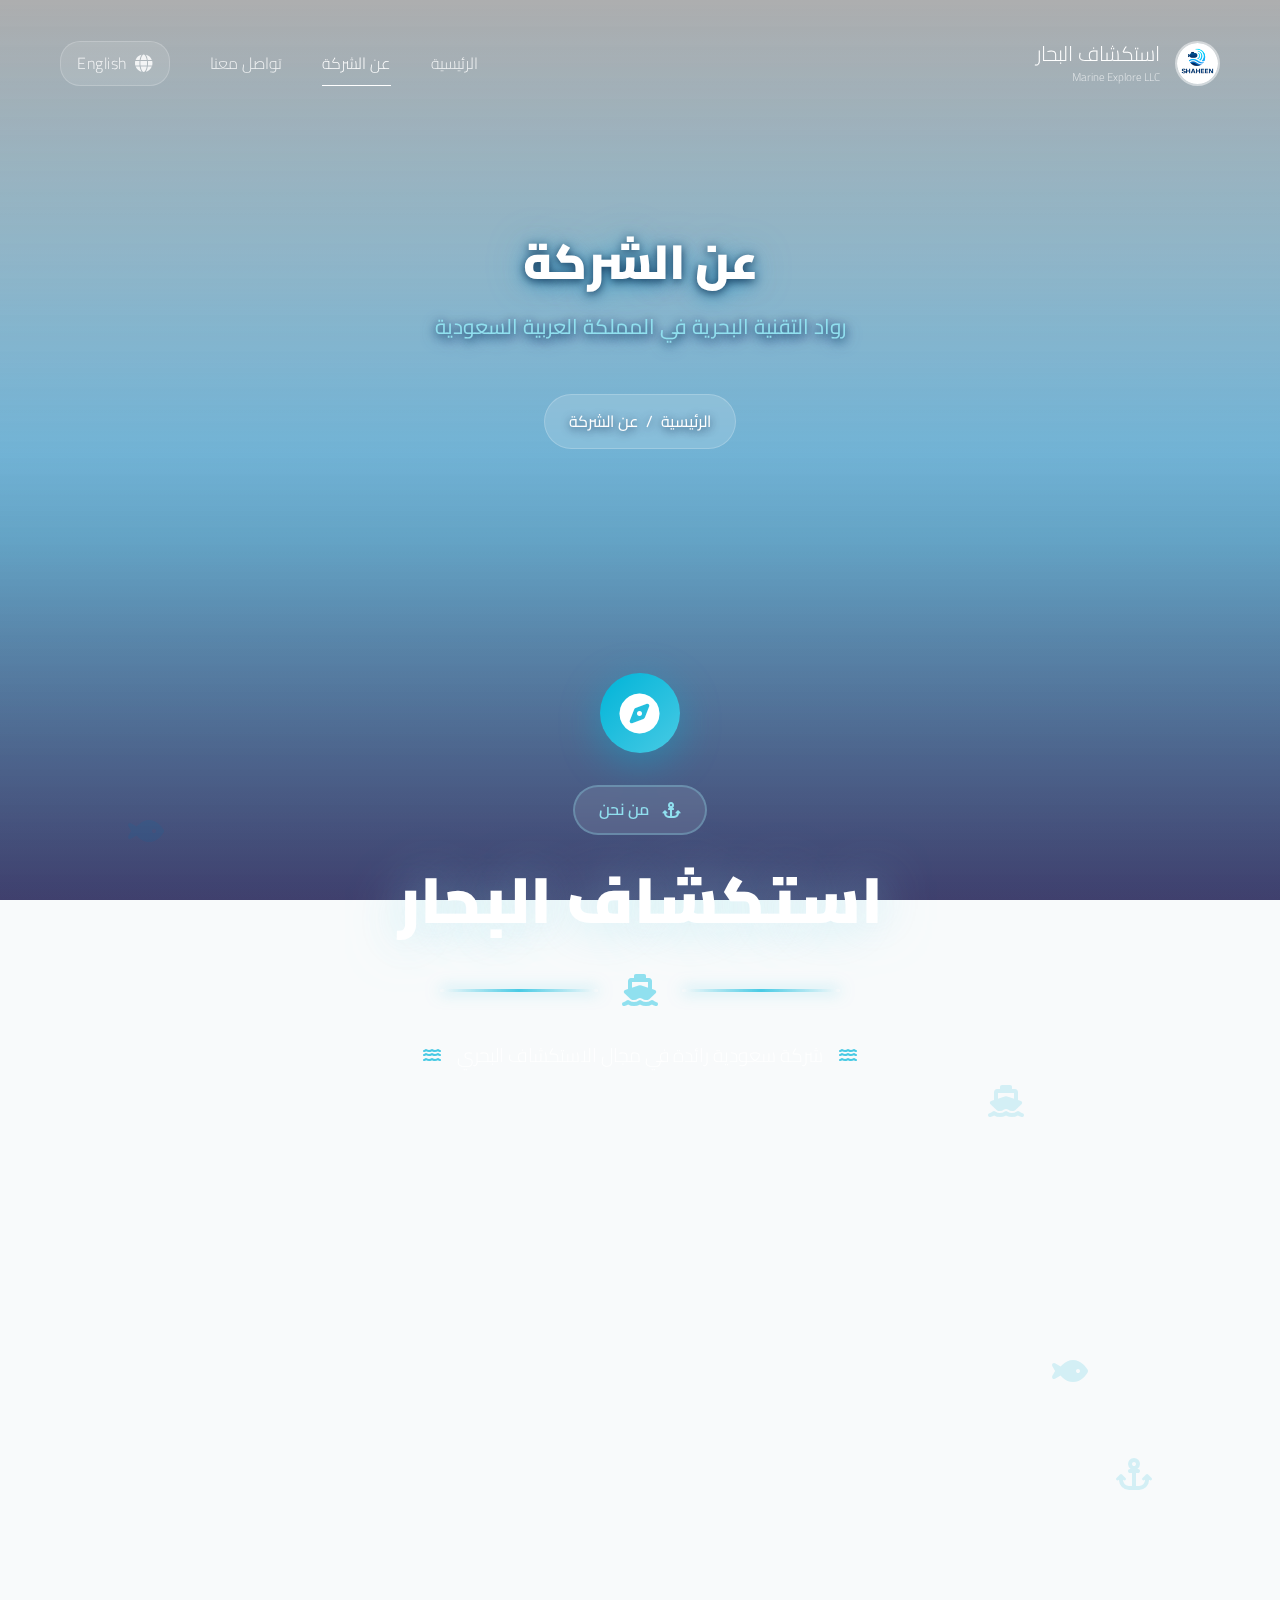
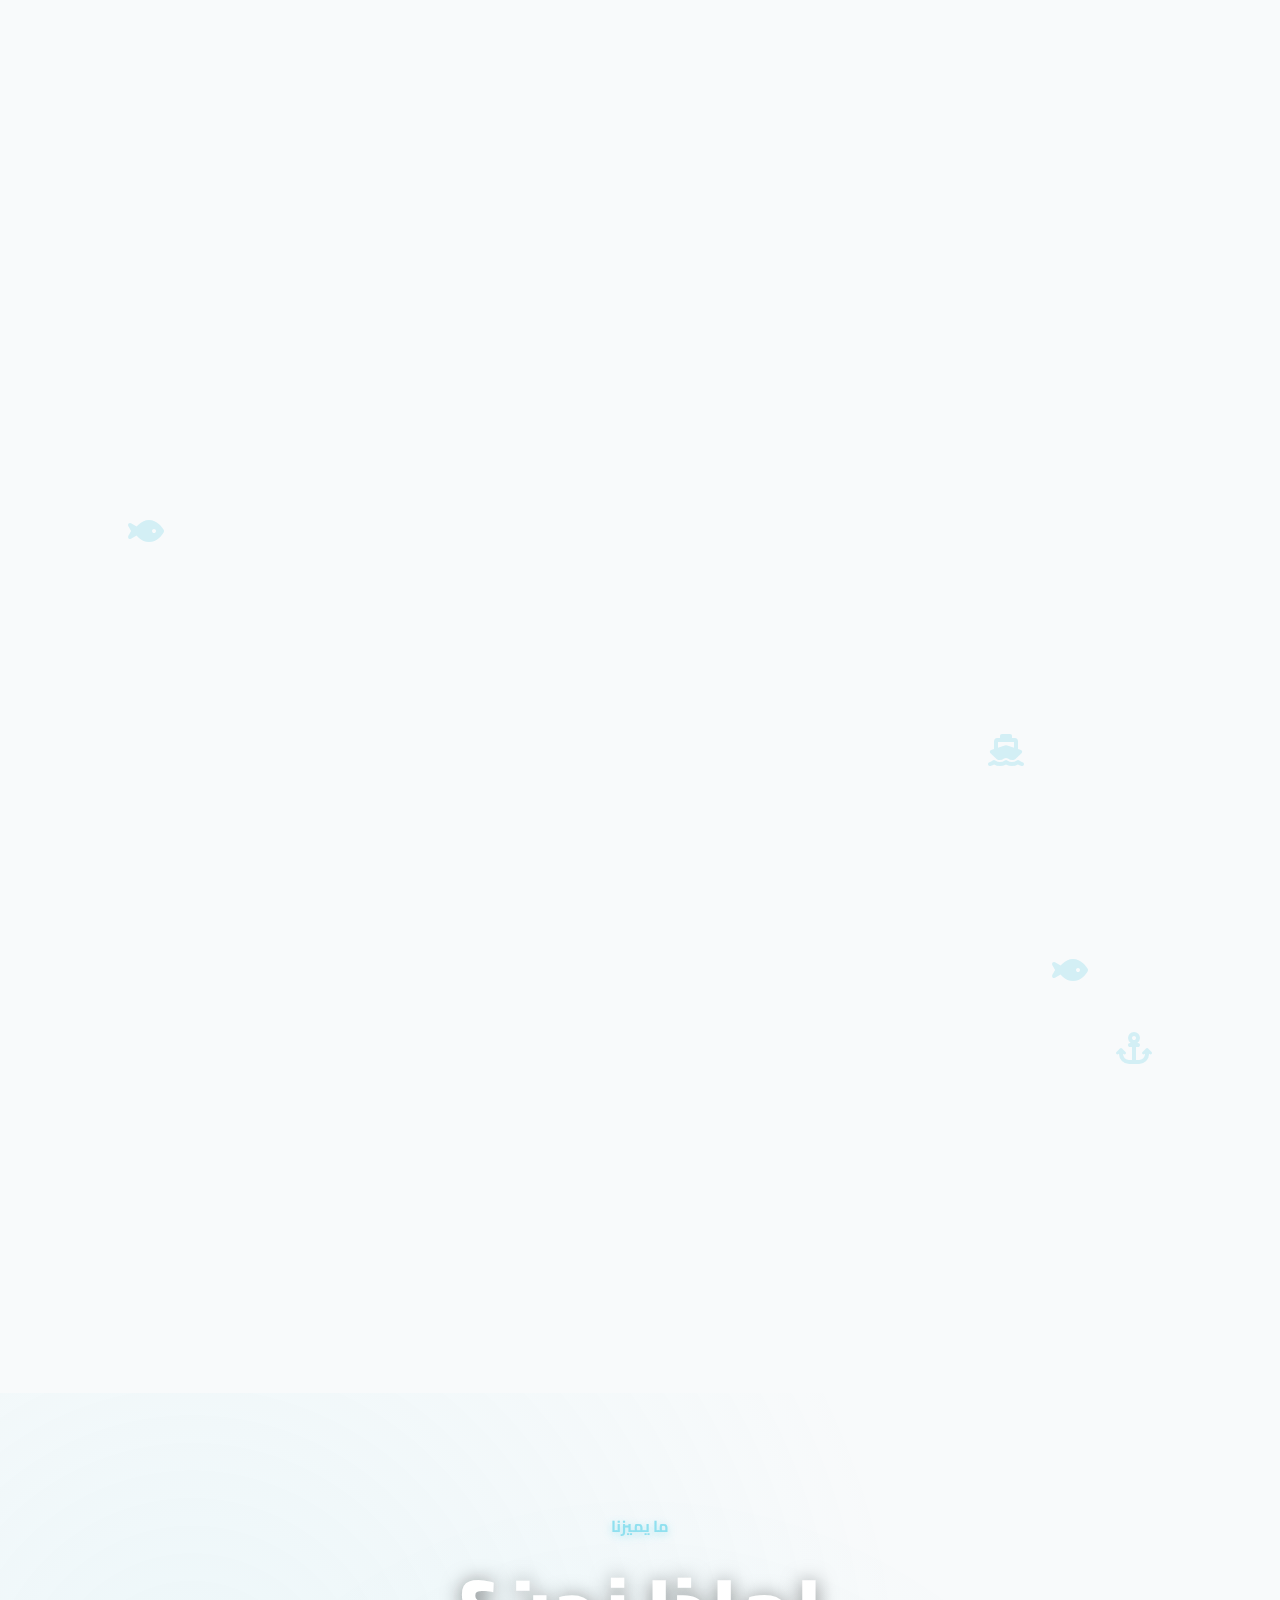
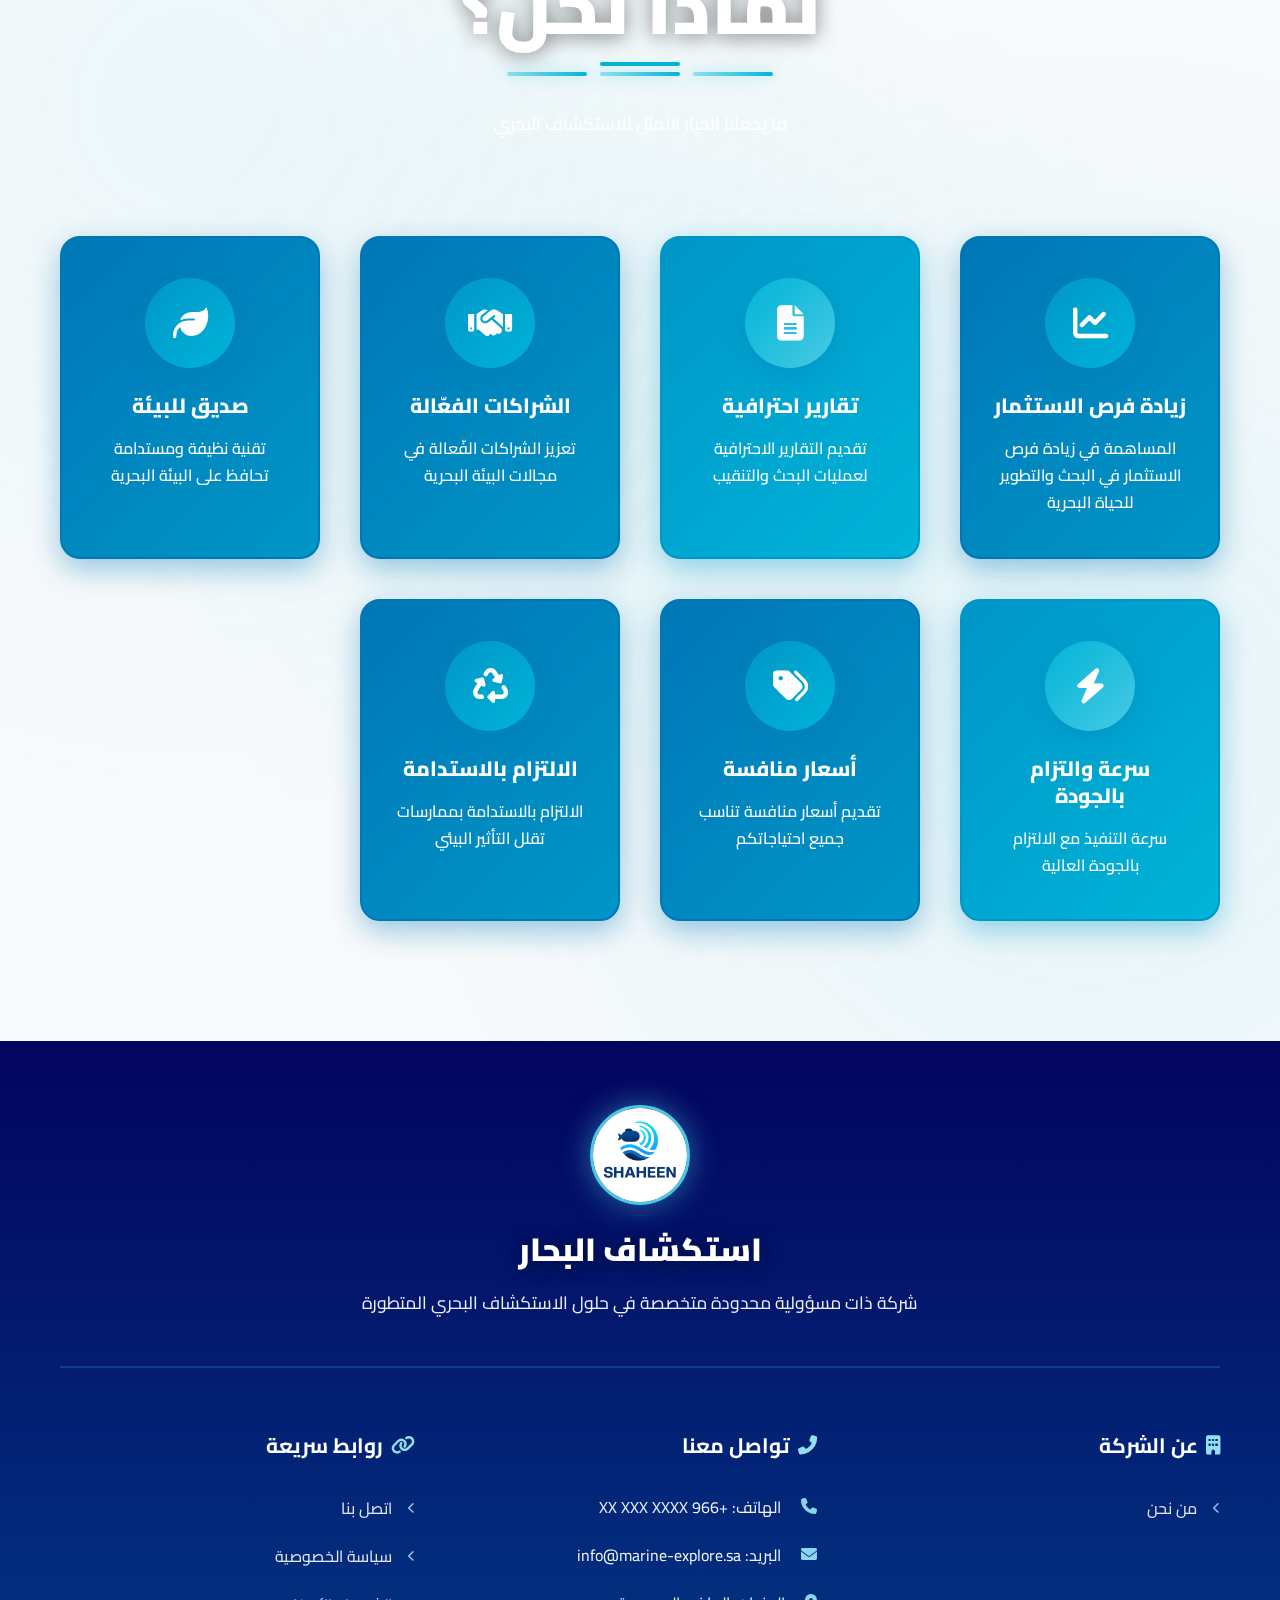
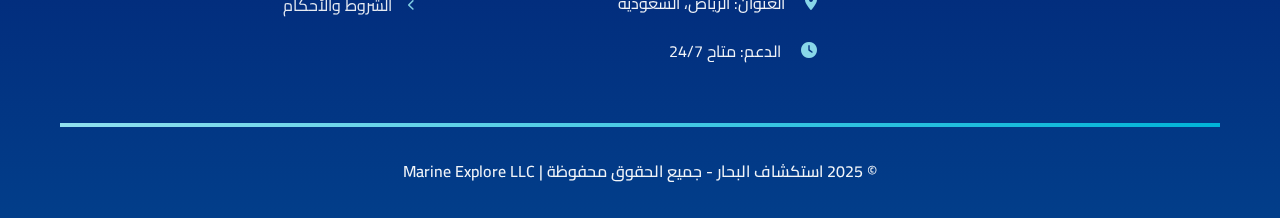
<file: pages/about.html>
<!DOCTYPE html>
<html lang="ar" dir="rtl">
<head>
    <meta charset="UTF-8">
    <meta name="viewport" content="width=device-width, initial-scale=1.0">
    <title>عن الشركة | استكشاف البحار</title>

    <!-- Google Fonts -->
    <link href="https://fonts.googleapis.com/css2?family=Cairo:wght@300;400;600;700;900&display=swap" rel="stylesheet">

    <!-- Font Awesome -->
    <link rel="stylesheet" href="https://cdnjs.cloudflare.com/ajax/libs/font-awesome/6.5.1/css/all.min.css">

    <!-- CSS -->
    <link rel="stylesheet" href="../css/style.css">

    <!-- Favicon -->
    <link rel="icon" type="image/jpeg" href="../shaheen-logo.jpg">

    <!-- Custom Page Styles -->
    <style>
        /* Body Background */
        body {
            position: relative;
            margin: 0;
            padding: 0;
        }

        /* Fullpage Video Background */
        .fullpage-video-bg {
            position: fixed;
            top: 0;
            left: 0;
            width: 100vw;
            height: 100vh;
            z-index: -2;
            overflow: hidden;
            opacity: 1;
            visibility: visible;
        }

        .fullpage-video-bg video {
            position: absolute;
            top: 50%;
            left: 50%;
            min-width: 100%;
            min-height: 100%;
            width: auto;
            height: auto;
            transform: translate(-50%, -50%);
            object-fit: cover;
        }

        /* Diving Overlay Effects - Same as Home */
        .diving-overlay {
            position: fixed;
            top: 0;
            left: 0;
            width: 100%;
            height: 100%;
            pointer-events: none;
            z-index: 1;
        }

        .depth-gradient {
            position: absolute;
            top: 0;
            left: 0;
            width: 100%;
            height: 100%;
            background: linear-gradient(
                to bottom,
                transparent 0%,
                rgba(0, 119, 182, 0.1) 30%,
                rgba(0, 119, 182, 0.3) 60%,
                rgba(3, 4, 94, 0.5) 100%
            );
            opacity: 1;
        }

        /* Navbar - Floating and Fixed like Home */
        .navbar {
            background: transparent !important;
            backdrop-filter: none !important;
            -webkit-backdrop-filter: none !important;
            box-shadow: none !important;
            border-bottom: none !important;
            position: fixed !important;
            width: 100%;
            top: 0;
            z-index: 1000 !important;
            transition: all 0.4s cubic-bezier(0.22, 1, 0.36, 1) !important;
            padding: 1.5rem 0 !important;
        }

        .navbar.scrolled {
            background: rgba(0, 0, 0, 0.3) !important;
            backdrop-filter: blur(15px) saturate(150%) !important;
            -webkit-backdrop-filter: blur(15px) saturate(150%) !important;
            box-shadow: 0 4px 20px rgba(0, 0, 0, 0.2) !important;
            padding: 1rem 0 !important;
        }

        /* Page Hero - Transparent with Text Shadow */
        .page-hero {
            background: transparent !important;
            position: relative;
            overflow: hidden;
            padding: 8rem 0 4rem;
        }

        .page-hero-content {
            position: relative;
            z-index: 10;
        }

        .page-hero .page-title {
            color: #fff;
            text-shadow:
                0 2px 10px rgba(0, 29, 61, 0.8),
                0 4px 20px rgba(0, 119, 182, 0.6),
                0 0 40px rgba(0, 180, 216, 0.4);
            font-size: 3rem;
            font-weight: 900;
        }

        .page-hero .page-subtitle {
            color: #90e0ef;
            text-shadow:
                0 2px 10px rgba(0, 29, 61, 0.9),
                0 4px 15px rgba(0, 119, 182, 0.7);
            font-size: 1.3rem;
        }

        .page-hero .breadcrumb {
            background: rgba(255, 255, 255, 0.15);
            backdrop-filter: blur(10px);
            -webkit-backdrop-filter: blur(10px);
            padding: 0.8rem 1.5rem;
            border-radius: 30px;
            display: inline-flex;
            align-items: center;
            gap: 0.5rem;
            margin-top: 1rem;
            border: 1px solid rgba(255, 255, 255, 0.2);
        }

        .page-hero .breadcrumb a,
        .page-hero .breadcrumb span {
            color: #fff;
            text-shadow: 0 2px 8px rgba(0, 29, 61, 0.8);
        }

        .page-hero-overlay {
            display: none;
        }

        /* About Section - Transparent */
        .about-marine-v4:nth-of-type(1) {
            background: transparent;
            position: relative;
            overflow: hidden;
        }

        .about-marine-v4:nth-of-type(1) .container {
            position: relative;
            z-index: 2;
        }

        /* Cards with transparency - Enhanced */
        .about-marine-v4:nth-of-type(1) .marine-card,
        .about-marine-v4:nth-of-type(1) .marine-header {
            position: relative;
            z-index: 3;
            background: rgba(255, 255, 255, 0.97);
            backdrop-filter: blur(15px);
            -webkit-backdrop-filter: blur(15px);
            box-shadow:
                0 8px 32px rgba(0, 119, 182, 0.2),
                0 0 0 1px rgba(255, 255, 255, 0.3) inset;
            border: 1px solid rgba(255, 255, 255, 0.2);
        }

        /* Remove conflicting animation */
        @keyframes waterSurface {
            0%, 100% {
                transform: translateX(0) scaleY(1);
                opacity: 0.8;
            }
            50% {
                transform: translateX(-20px) scaleY(1.2);
                opacity: 1;
            }
        }

        @keyframes pulse {
            0%, 100% { transform: scale(1); opacity: 0.5; }
            50% { transform: scale(1.1); opacity: 0.8; }
        }

        /* VMV Section Background - Transparent */
        .about-marine-v4:nth-of-type(2) {
            background: transparent;
            position: relative;
            overflow: hidden;
        }

        .about-marine-v4:nth-of-type(2) .marine-vmv-card {
            background: rgba(255, 255, 255, 0.97);
            backdrop-filter: blur(15px);
            -webkit-backdrop-filter: blur(15px);
            box-shadow:
                0 8px 32px rgba(0, 119, 182, 0.2),
                0 0 0 1px rgba(255, 255, 255, 0.3) inset;
            border: 1px solid rgba(255, 255, 255, 0.2);
        }

        /* Why Us Section Background - Already has its own */
        .why-us-section {
            position: relative;
            overflow: hidden;
        }

        .why-us-section::before {
            content: '';
            position: absolute;
            top: 0;
            left: 0;
            width: 100%;
            height: 100%;
            background-image:
                radial-gradient(circle at 15% 25%, rgba(144, 224, 239, 0.1) 0%, transparent 50%),
                radial-gradient(circle at 85% 75%, rgba(72, 202, 228, 0.1) 0%, transparent 50%),
                radial-gradient(circle at 50% 50%, rgba(0, 180, 216, 0.05) 0%, transparent 60%);
            pointer-events: none;
            z-index: 0;
        }

        .why-us-section .container {
            position: relative;
            z-index: 1;
        }

        /* Enhanced Wave Background Animation */
        .marine-wave-bg {
            position: absolute;
            top: 0;
            left: 0;
            width: 100%;
            height: 200px;
            overflow: hidden;
            z-index: 0;
        }

        .marine-wave-bg .wave-svg {
            position: absolute;
            bottom: 0;
            width: 100%;
            height: 100%;
        }

        .marine-wave-bg .wave-svg path {
            animation: waveMove 25s linear infinite;
        }

        @keyframes waveMove {
            0% { d: path("M0,0V46.29c47.79,22.2,103.59,32.17,158,28,70.36-5.37,136.33-33.31,206.8-37.5C438.64,32.43,512.34,53.67,583,72.05c69.27,18,138.3,24.88,209.4,13.08,36.15-6,69.85-17.84,104.45-29.34C989.49,25,1113-14.29,1200,52.47V0Z"); }
            50% { d: path("M0,0V56.29c47.79,12.2,103.59,22.17,158,18,70.36-5.37,136.33-23.31,206.8-27.5C438.64,42.43,512.34,63.67,583,82.05c69.27,28,138.3,34.88,209.4,23.08,36.15-6,69.85-27.84,104.45-39.34C989.49,35,1113-4.29,1200,62.47V0Z"); }
            100% { d: path("M0,0V46.29c47.79,22.2,103.59,32.17,158,28,70.36-5.37,136.33-33.31,206.8-37.5C438.64,32.43,512.34,53.67,583,72.05c69.27,18,138.3,24.88,209.4,13.08,36.15-6,69.85-17.84,104.45-29.34C989.49,25,1113-14.29,1200,52.47V0Z"); }
        }

        /* Floating Elements Enhancement */
        .floating-marine-elements {
            position: absolute;
            width: 100%;
            height: 100%;
            top: 0;
            left: 0;
            pointer-events: none;
            z-index: 0;
        }

        .floating-marine-elements i {
            position: absolute;
            color: rgba(0, 180, 216, 0.15);
            font-size: 2rem;
        }

        .float-fish-1 {
            top: 20%;
            left: 10%;
            animation: fishSwim1 30s ease-in-out infinite;
        }

        .float-fish-2 {
            top: 60%;
            right: 15%;
            animation: fishSwim2 25s ease-in-out infinite;
        }

        .float-ship {
            top: 40%;
            right: 20%;
            animation: shipFloat 20s ease-in-out infinite;
        }

        .float-anchor {
            bottom: 30%;
            left: 15%;
            animation: anchorDrift 15s ease-in-out infinite;
        }

        @keyframes fishSwim1 {
            0%, 100% { transform: translate(0, 0) rotate(0deg); }
            25% { transform: translate(50px, -30px) rotate(5deg); }
            50% { transform: translate(100px, 20px) rotate(-5deg); }
            75% { transform: translate(50px, 40px) rotate(3deg); }
        }

        @keyframes fishSwim2 {
            0%, 100% { transform: translate(0, 0) rotate(0deg); }
            33% { transform: translate(-60px, 30px) rotate(-8deg); }
            66% { transform: translate(-30px, -20px) rotate(8deg); }
        }

        @keyframes shipFloat {
            0%, 100% { transform: translateY(0px); }
            50% { transform: translateY(-20px); }
        }

        @keyframes anchorDrift {
            0%, 100% { transform: translate(0, 0) rotate(0deg); }
            50% { transform: translate(20px, 10px) rotate(10deg); }
        }
    </style>
</head>
<body>
    <!-- Fullpage Video Background -->
    <div class="fullpage-video-bg show" id="fullpageVideo">
        <video autoplay muted loop playsinline>
            <source src="https://pixabay.com/videos/download/video-280607_medium.mp4" type="video/mp4">
        </video>
    </div>

    <!-- Diving Overlay Effects -->
    <div class="diving-overlay">
        <div class="depth-gradient"></div>
    </div>

    <!-- Navigation -->
    <nav class="navbar show">
        <div class="container">
            <div class="logo">
                <div class="logo-icon">
                    <img src="../shaheen-logo.jpg" alt="شاهين - Shaheen Logo">
                </div>
                <div class="logo-text">
                    <h1>استكشاف البحار</h1>
                    <p>Marine Explore LLC</p>
                </div>
            </div>

            <ul class="nav-menu" id="navMenu">
                <li><a href="../index.html">الرئيسية</a></li>
                <li><a href="about.html" class="active">عن الشركة</a></li>
<!--                <li><a href="founders.html">المؤسسين</a></li>-->
                <li><a href="../index.html#contact">تواصل معنا</a></li>
                <li class="language-switcher">
                    <a href="#" id="languageToggle">
                        <i class="fas fa-globe"></i>
                        <span>English</span>
                    </a>
                </li>
            </ul>

            <div class="mobile-menu-toggle" id="mobileToggle">
                <span></span>
                <span></span>
                <span></span>
            </div>
        </div>
    </nav>

    <!-- Page Hero -->
    <section class="page-hero">
        <div class="page-hero-overlay"></div>
        <div class="container">
            <div class="page-hero-content">
                <h1 class="page-title">عن الشركة</h1>
                <p class="page-subtitle">رواد التقنية البحرية في المملكة العربية السعودية</p>
                <div class="breadcrumb">
                    <a href="../index.html">الرئيسية</a>
                    <span>/</span>
                    <span>عن الشركة</span>
                </div>
            </div>
        </div>
    </section>

    <!-- About Company - Marine Style -->
    <section class="about-marine-v4">
        <!-- Ocean Wave Background -->
        <div class="marine-wave-bg">
            <svg class="wave-svg" xmlns="http://www.w3.org/2000/svg" viewBox="0 0 1200 120" preserveAspectRatio="none">
                <path d="M0,0V46.29c47.79,22.2,103.59,32.17,158,28,70.36-5.37,136.33-33.31,206.8-37.5C438.64,32.43,512.34,53.67,583,72.05c69.27,18,138.3,24.88,209.4,13.08,36.15-6,69.85-17.84,104.45-29.34C989.49,25,1113-14.29,1200,52.47V0Z" opacity=".25"></path>
                <path d="M0,0V15.81C13,36.92,27.64,56.86,47.69,72.05,99.41,111.27,165,111,224.58,91.58c31.15-10.15,60.09-26.07,89.67-39.8,40.92-19,84.73-46,130.83-49.67,36.26-2.85,70.9,9.42,98.6,31.56,31.77,25.39,62.32,62,103.63,73,40.44,10.79,81.35-6.69,119.13-24.28s75.16-39,116.92-43.05c59.73-5.85,113.28,22.88,168.9,38.84,30.2,8.66,59,6.17,87.09-7.5,22.43-10.89,48-26.93,60.65-49.24V0Z" opacity=".5"></path>
                <path d="M0,0V5.63C149.93,59,314.09,71.32,475.83,42.57c43-7.64,84.23-20.12,127.61-26.46,59-8.63,112.48,12.24,165.56,35.4C827.93,77.22,886,95.24,951.2,90c86.53-7,172.46-45.71,248.8-84.81V0Z"></path>
            </svg>
        </div>

        <div class="container">
            <!-- Enhanced Header -->
            <div class="marine-header" data-aos="zoom-in">
                <div class="marine-compass">
                    <i class="fas fa-compass"></i>
                </div>
                <span class="marine-label">
                    <i class="fas fa-anchor"></i>
                    من نحن
                </span>
                <h2 class="marine-title">استكشاف البحار</h2>
                <div class="marine-divider">
                    <div class="wave-line"></div>
                    <i class="fas fa-ship"></i>
                    <div class="wave-line"></div>
                </div>
                <p class="marine-subtitle">
                    <i class="fas fa-water"></i>
                    شركة سعودية رائدة في مجال الاستكشاف البحري
                    <i class="fas fa-water"></i>
                </p>
            </div>

            <!-- Two Column Layout -->
            <div class="about-two-column" style="display: grid; grid-template-columns: repeat(auto-fit, minmax(450px, 1fr)); gap: 3rem; margin-top: 4rem; align-items: start;">

                <!-- Text Content Card -->
                <div class="marine-card marine-card-text" data-aos="fade-right" style="height: 100%;">
                    <div class="marine-card-header">
                        <div class="marine-icon">
                            <i class="fas fa-building"></i>
                            <div class="icon-ripple"></div>
                        </div>
                        <h3>استكشاف البحار</h3>
                    </div>
                    <div class="marine-card-body" style="text-align: right; line-height: 2;">
                        <p style="margin-bottom: 1.5rem; font-size: 1.1rem; font-weight: 500;">
                            شركة استكشاف البحار ذات مسؤولية محدودة، هي شركة سعودية رائدة في مجال تقديم حلول الاستكشاف البحري المتقدمة، نسعى لتقديم خدمات متميزة في مجال الاستكشاف البحري باستخدام أحدث التقنيات العالمية.
                        </p>
                        <p style="margin-bottom: 1.5rem;">
                            تأسست الشركة بهدف تلبية الاحتياجات المتزايدة في السوق السعودي لخدمات الاستكشاف البحري عالية الجودة والموثوقية، مع التركيز على الابتكار والاستدامة البيئية.
                        </p>
                        <p style="margin-bottom: 1.5rem;">
                            نفخر بامتلاكنا لتقنية "شاهين" المتطورة - وهو نظام درون بحري (AUV) مبتكر تم تطويره محلياً، ويتميز بتكلفة منافسة وكفاءة عالية مقارنة بالحلول التقليدية.
                        </p>
                        <div class="tech-badges" style="margin-top: 2rem; display: flex; flex-wrap: wrap; gap: 1rem; justify-content: center;">
                            <span class="tech-badge" style="background: linear-gradient(135deg, #0077b6, #0096c7); color: white; padding: 0.7rem 1.3rem; border-radius: 25px; font-size: 0.95rem; display: inline-flex; align-items: center; gap: 0.6rem; box-shadow: 0 4px 15px rgba(0, 119, 182, 0.3);">
                                <i class="fas fa-certificate"></i> 5 براءات اختراع
                            </span>
                            <span class="tech-badge" style="background: linear-gradient(135deg, #0096c7, #00b4d8); color: white; padding: 0.7rem 1.3rem; border-radius: 25px; font-size: 0.95rem; display: inline-flex; align-items: center; gap: 0.6rem; box-shadow: 0 4px 15px rgba(0, 150, 199, 0.3);">
                                <i class="fas fa-award"></i> تقنية سعودية
                            </span>
                        </div>
                    </div>
                    <div class="marine-card-wave">
                        <i class="fas fa-water"></i>
                    </div>
                </div>

                <!-- Image Card -->
                <div class="marine-card marine-card-image" data-aos="fade-left" style="height: 100%; padding: 0; overflow: hidden;">
                    <div style="position: relative; width: 100%; height: 100%; min-height: 500px;">
                        <img src="../shaheen-logo.jpg" alt="شاهين - درون بحري متطور" style="width: 100%; height: 100%; object-fit: cover; border-radius: 20px;">
                        <div style="position: absolute; top: 0; left: 0; width: 100%; height: 100%; background: linear-gradient(180deg, rgba(0,119,182,0.1) 0%, rgba(0,180,216,0.3) 100%); border-radius: 20px;"></div>
                        <div style="position: absolute; bottom: 0; left: 0; width: 100%; padding: 2rem; background: linear-gradient(180deg, transparent 0%, rgba(0,29,61,0.95) 100%);">
                            <div style="text-align: center; color: white;">
                                <i class="fas fa-robot" style="font-size: 3rem; margin-bottom: 1rem; color: #90e0ef;"></i>
                                <h3 style="font-size: 1.8rem; margin-bottom: 0.5rem; color: white;">تقنية شاهين</h3>
                                <p style="font-size: 1.1rem; color: rgba(255,255,255,0.9);">ابتكار سعودي بمعايير عالمية</p>
                            </div>
                        </div>
                    </div>
                    <div class="marine-card-wave">
                        <i class="fas fa-water"></i>
                    </div>
                </div>

            </div>

            <!-- Floating Marine Elements -->
            <div class="floating-marine-elements">
                <i class="fas fa-fish float-fish-1"></i>
                <i class="fas fa-fish float-fish-2"></i>
                <i class="fas fa-ship float-ship"></i>
                <i class="fas fa-anchor float-anchor"></i>
            </div>
        </div>
    </section>


    <!-- Vision, Mission, Values - Marine Style -->
    <section class="about-marine-v4">
        <div class="container">
            <div class="marine-vmv-section" data-aos="fade-up">
                <div class="vmv-lighthouse">
                    <i class="fas fa-lighthouse"></i>
                </div>

                <div class="marine-vmv-grid">
                    <!-- Vision -->
                    <div class="marine-vmv-card vision-marine">
                        <div class="vmv-anchor">
                            <i class="fas fa-anchor"></i>
                        </div>
                        <div class="vmv-icon-marine">
                            <i class="fas fa-binoculars"></i>
                            <div class="wave-ripple"></div>
                        </div>
                        <h3>الرؤية</h3>
                        <div class="vmv-divider-marine">
                            <i class="fas fa-fish"></i>
                        </div>
                        <p>أن نكون شركة رائدة عالمياً في توفير حلول التصوير والتنقيب تحت الماء بتقنيات متقدمة ومتطورة والمساهمة الفعالة في استكشاف وحماية الحياة البحرية.</p>
                        <div class="vmv-waves">
                            <i class="fas fa-water"></i>
                            <i class="fas fa-water"></i>
                            <i class="fas fa-water"></i>
                        </div>
                    </div>

                    <!-- Mission -->
                    <div class="marine-vmv-card mission-marine">
                        <div class="vmv-anchor">
                            <i class="fas fa-anchor"></i>
                        </div>
                        <div class="vmv-icon-marine">
                            <i class="fas fa-compass"></i>
                            <div class="wave-ripple"></div>
                        </div>
                        <h3>الرسالة</h3>
                        <div class="vmv-divider-marine">
                            <i class="fas fa-fish"></i>
                        </div>
                        <p>تمكين الاستكشاف للحياة البحرية بتقديم أدوات وتقنيات مبتكرة.</p>
                        <div class="vmv-waves">
                            <i class="fas fa-water"></i>
                            <i class="fas fa-water"></i>
                            <i class="fas fa-water"></i>
                        </div>
                    </div>

                    <!-- Values -->
                    <div class="marine-vmv-card values-marine">
                        <div class="vmv-anchor">
                            <i class="fas fa-anchor"></i>
                        </div>
                        <div class="vmv-icon-marine">
                            <i class="fas fa-anchor"></i>
                            <div class="wave-ripple"></div>
                        </div>
                        <h3>القيم</h3>
                        <div class="vmv-divider-marine">
                            <i class="fas fa-fish"></i>
                        </div>
                        <div class="values-marine-list">
                            <div class="value-item">
                                <i class="fas fa-lightbulb"></i>
                                <span>الابتكار</span>
                            </div>
                            <div class="value-item">
                                <i class="fas fa-medal"></i>
                                <span>الجودة</span>
                            </div>
                            <div class="value-item">
                                <i class="fas fa-leaf"></i>
                                <span>الاستدامة</span>
                            </div>
                            <div class="value-item">
                                <i class="fas fa-hands-helping"></i>
                                <span>المسؤولية</span>
                            </div>
                            <div class="value-item">
                                <i class="fas fa-handshake"></i>
                                <span>الشراكة</span>
                            </div>
                        </div>
                        <div class="vmv-waves">
                            <i class="fas fa-water"></i>
                            <i class="fas fa-water"></i>
                            <i class="fas fa-water"></i>
                        </div>
                    </div>
                </div>
            </div>

            <!-- Floating Marine Elements -->
            <div class="floating-marine-elements">
                <i class="fas fa-fish float-fish-1"></i>
                <i class="fas fa-fish float-fish-2"></i>
                <i class="fas fa-ship float-ship"></i>
                <i class="fas fa-anchor float-anchor"></i>
            </div>
        </div>
    </section>

    <!-- Why Choose Us -->
    <section class="why-us-section">

        <div class="container">
            <div class="section-header">
                <span class="section-subtitle" style="color: #90e0ef;">ما يميزنا</span>
                <h2 class="ocean-title" style="color: #fff; text-shadow: 0 2px 20px rgba(0,0,0,0.5);">لماذا نحن؟</h2>
                <div class="title-waves">
                    <div class="wave-line" style="background: linear-gradient(90deg, #90e0ef, #48cae4, #00b4d8);"></div>
                    <div class="wave-line" style="background: linear-gradient(90deg, #90e0ef, #48cae4, #00b4d8);"></div>
                    <div class="wave-line" style="background: linear-gradient(90deg, #90e0ef, #48cae4, #00b4d8);"></div>
                </div>
                <p style="color: rgba(255,255,255,0.95); max-width: 800px; margin: 2rem auto 3rem;">ما يجعلنا الخيار الأمثل للاستكشاف البحري</p>
            </div>

            <div class="why-us-grid">
                <div class="why-us-card reveal-scale">
                    <div class="why-icon">
                        <i class="fas fa-chart-line"></i>
                    </div>
                    <h4>زيادة فرص الاستثمار</h4>
                    <p>المساهمة في زيادة فرص الاستثمار في البحث والتطوير للحياة البحرية</p>
                </div>

                <div class="why-us-card reveal-scale">
                    <div class="why-icon">
                        <i class="fas fa-file-alt"></i>
                    </div>
                    <h4>تقارير احترافية</h4>
                    <p>تقديم التقارير الاحترافية لعمليات البحث والتنقيب</p>
                </div>

                <div class="why-us-card reveal-scale">
                    <div class="why-icon">
                        <i class="fas fa-handshake"></i>
                    </div>
                    <h4>الشراكات الفعّالة</h4>
                    <p>تعزيز الشراكات الفّعالة في مجالات البيئة البحرية</p>
                </div>

                <div class="why-us-card reveal-scale">
                    <div class="why-icon">
                        <i class="fas fa-leaf"></i>
                    </div>
                    <h4>صديق للبيئة</h4>
                    <p>تقنية نظيفة ومستدامة تحافظ على البيئة البحرية</p>
                </div>

                <div class="why-us-card reveal-scale">
                    <div class="why-icon">
                        <i class="fas fa-bolt"></i>
                    </div>
                    <h4>سرعة والتزام بالجودة</h4>
                    <p>سرعة التنفيذ مع الالتزام بالجودة العالية</p>
                </div>

                <div class="why-us-card reveal-scale">
                    <div class="why-icon">
                        <i class="fas fa-tags"></i>
                    </div>
                    <h4>أسعار منافسة</h4>
                    <p>تقديم أسعار منافسة تناسب جميع احتياجاتكم</p>
                </div>

                <div class="why-us-card reveal-scale">
                    <div class="why-icon">
                        <i class="fas fa-recycle"></i>
                    </div>
                    <h4>الالتزام بالاستدامة</h4>
                    <p>الالتزام بالاستدامة بممارسات تقلل التأثير البيئي</p>
                </div>
            </div>
        </div>

    </section>

    <!-- Footer -->
    <footer class="footer">
        <div class="container">
            <div class="footer-top">
                <div class="footer-brand">
                    <div class="footer-logo">
                        <img src="../shaheen-logo.jpg" alt="شاهين - Shaheen Logo">
                    </div>
                    <h3>استكشاف البحار</h3>
                    <p>شركة ذات مسؤولية محدودة متخصصة في حلول الاستكشاف البحري المتطورة</p>
                </div>
            </div>

            <div class="footer-content">
                <div class="footer-section">
                    <h4><i class="fas fa-building"></i> عن الشركة</h4>
                    <ul>
                        <li><a href="about.html"><i class="fas fa-chevron-left"></i> من نحن</a></li>
<!--                        <li><a href="founders.html"><i class="fas fa-chevron-left"></i> المؤسسين</a></li>-->
                    </ul>
                </div>

                <div class="footer-section">
                    <h4><i class="fas fa-phone-alt"></i> تواصل معنا</h4>
                    <ul class="contact-info">
                        <li><i class="fas fa-phone"></i> الهاتف: +966 XX XXX XXXX</li>
                        <li><i class="fas fa-envelope"></i> البريد: info@marine-explore.sa</li>
                        <li><i class="fas fa-map-marker-alt"></i> العنوان: الرياض، السعودية</li>
                        <li><i class="fas fa-clock"></i> الدعم: متاح 24/7</li>
                    </ul>
                </div>

                <div class="footer-section">
                    <h4><i class="fas fa-link"></i> روابط سريعة</h4>
                    <ul>
                        <li><a href="../index.html#contact"><i class="fas fa-chevron-left"></i> اتصل بنا</a></li>
                        <li><a href="#"><i class="fas fa-chevron-left"></i> سياسة الخصوصية</a></li>
                        <li><a href="#"><i class="fas fa-chevron-left"></i> الشروط والأحكام</a></li>
                    </ul>
                </div>
            </div>

            <div class="footer-bottom">
                <div class="footer-wave-decoration"></div>
                <p>&copy; 2025 استكشاف البحار - جميع الحقوق محفوظة | Marine Explore LLC</p>
            </div>
        </div>
    </footer>

    <!-- JavaScript -->
    <script src="../js/script.js"></script>
</body>
</html>
</file>
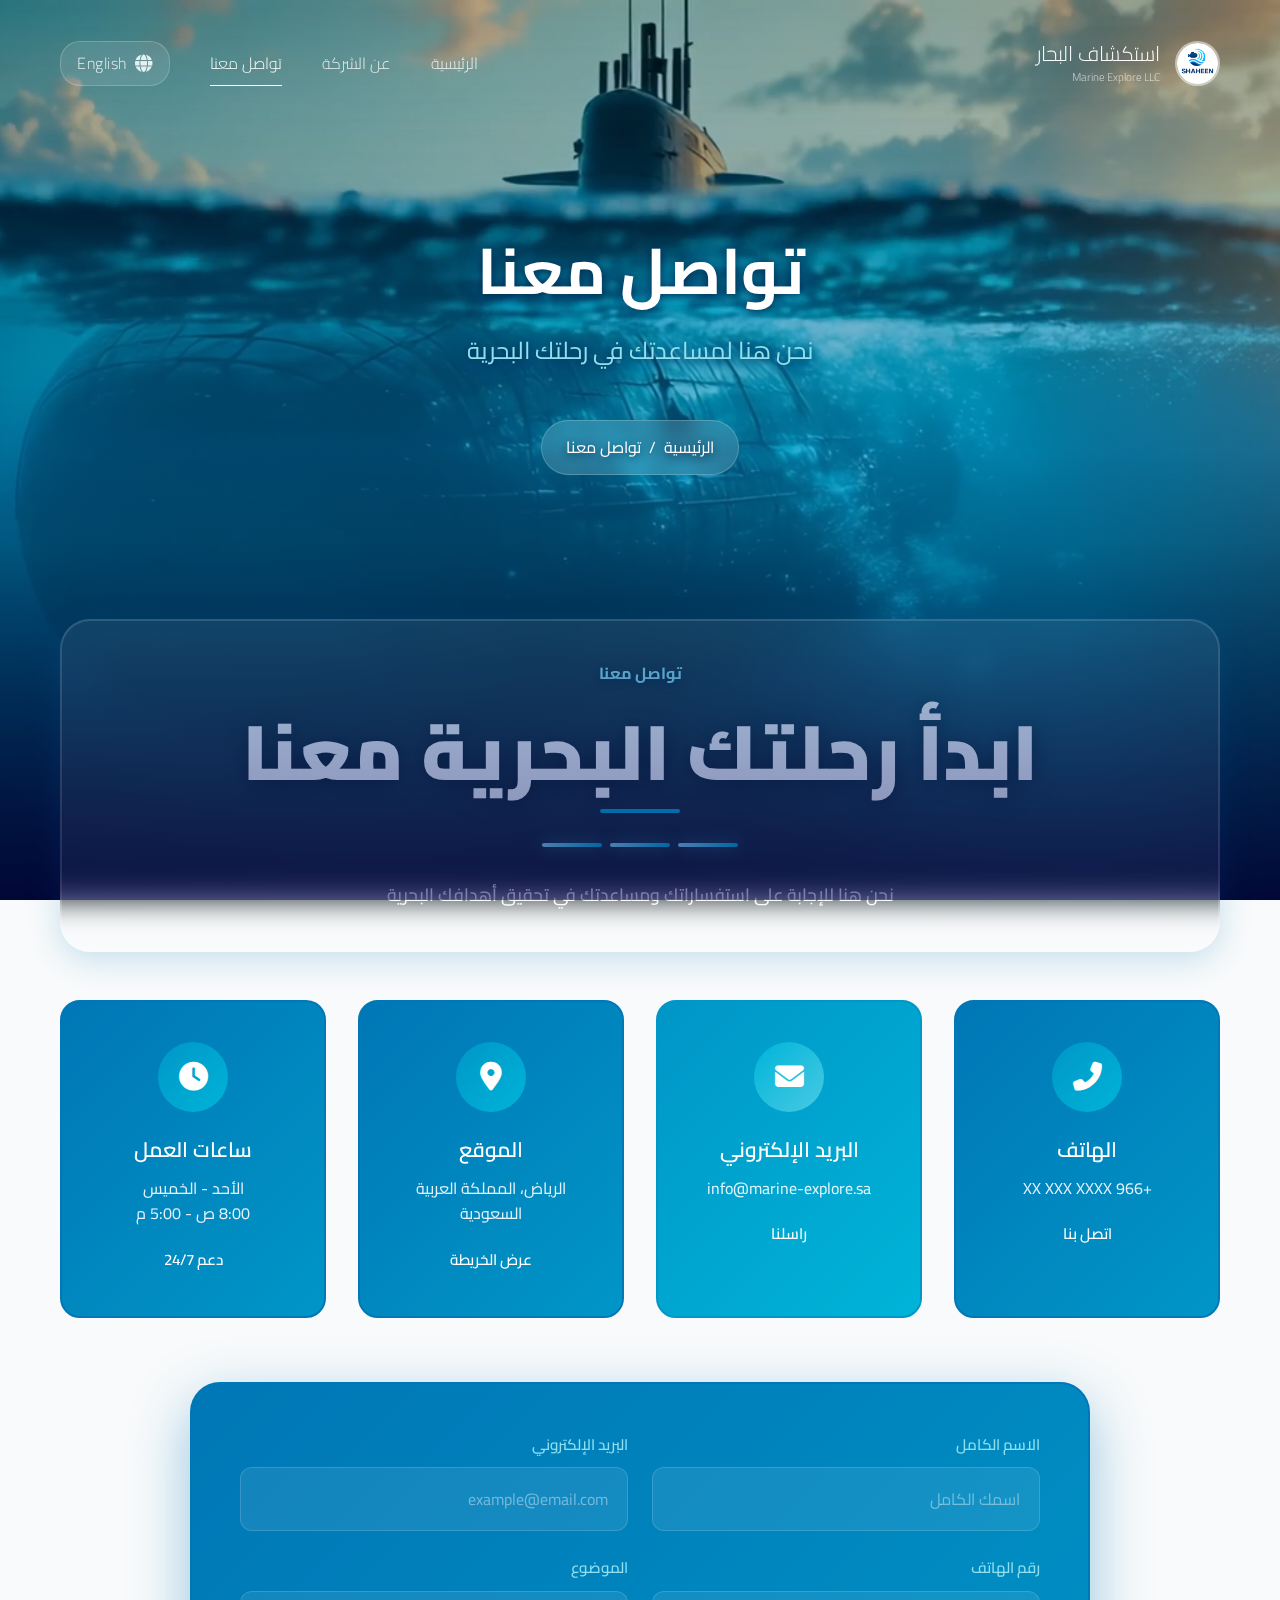
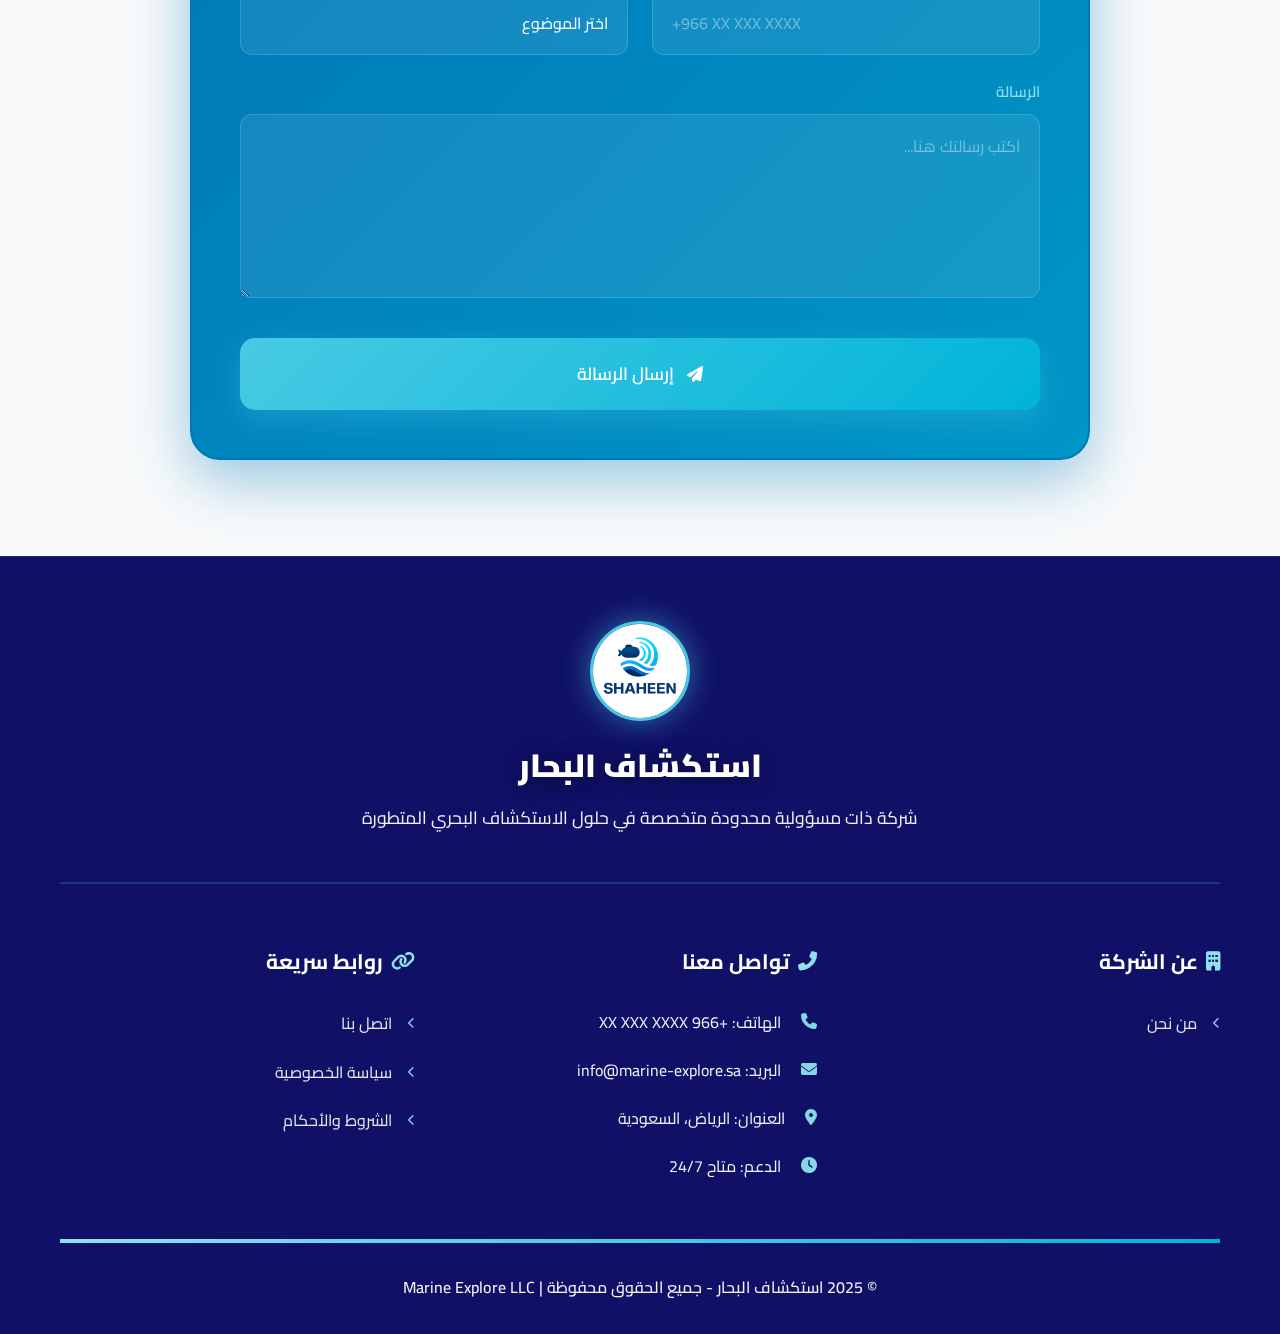
<file: pages/contact.html>
<!DOCTYPE html>
<html lang="ar" dir="rtl">
<head>
    <meta charset="UTF-8">
    <meta name="viewport" content="width=device-width, initial-scale=1.0">
    <title>اتصل بنا | استكشاف البحار</title>

    <!-- Google Fonts -->
    <link href="https://fonts.googleapis.com/css2?family=Cairo:wght@300;400;600;700;900&display=swap" rel="stylesheet">

    <!-- Font Awesome -->
    <link rel="stylesheet" href="https://cdnjs.cloudflare.com/ajax/libs/font-awesome/6.5.1/css/all.min.css">

    <!-- CSS -->
    <link rel="stylesheet" href="../css/style.css">

    <!-- Favicon -->
    <link rel="icon" type="image/jpeg" href="../shaheen-logo.jpg">

    <!-- Custom Page Styles -->
    <style>
        /* Body Background */
        body {
            position: relative;
            margin: 0;
            padding: 0;
        }

        /* Fullpage Video Background */
        .fullpage-video-bg {
            position: fixed;
            top: 0;
            left: 0;
            width: 100vw;
            height: 100vh;
            z-index: -2;
            overflow: hidden;
            opacity: 1;
            visibility: visible;
        }

        .fullpage-video-bg video {
            position: absolute;
            top: 50%;
            left: 50%;
            min-width: 100%;
            min-height: 100%;
            width: auto;
            height: auto;
            transform: translate(-50%, -50%);
            object-fit: cover;
        }

        /* Diving Overlay Effects - Same as Home */
        .diving-overlay {
            position: fixed;
            top: 0;
            left: 0;
            width: 100%;
            height: 100%;
            pointer-events: none;
            z-index: 1;
        }

        .depth-gradient {
            position: absolute;
            top: 0;
            left: 0;
            width: 100%;
            height: 100%;
            background: linear-gradient(
                to bottom,
                transparent 0%,
                rgba(0, 119, 182, 0.1) 30%,
                rgba(0, 119, 182, 0.3) 60%,
                rgba(3, 4, 94, 0.5) 100%
            );
            opacity: 1;
        }

        /* Navbar - Floating and Fixed */
        .navbar {
            background: transparent !important;
            backdrop-filter: none !important;
            -webkit-backdrop-filter: none !important;
            box-shadow: none !important;
            border-bottom: none !important;
            position: fixed !important;
            width: 100%;
            top: 0;
            z-index: 1000 !important;
            transition: all 0.4s cubic-bezier(0.22, 1, 0.36, 1) !important;
            padding: 1.5rem 0 !important;
        }

        .navbar.scrolled {
            background: rgba(0, 0, 0, 0.3) !important;
            backdrop-filter: blur(15px) saturate(150%) !important;
            -webkit-backdrop-filter: blur(15px) saturate(150%) !important;
            box-shadow: 0 4px 20px rgba(0, 0, 0, 0.2) !important;
            padding: 1rem 0 !important;
        }

        /* Page Hero - Transparent */
        .page-hero {
            background: transparent !important;
            position: relative;
            padding: 8rem 0 4rem;
        }

        .page-hero .page-title {
            color: #fff;
            text-shadow:
                0 2px 10px rgba(0, 29, 61, 0.8),
                0 4px 20px rgba(0, 119, 182, 0.6),
                0 0 40px rgba(0, 180, 216, 0.4);
        }

        .page-hero .page-subtitle {
            color: #90e0ef;
            text-shadow:
                0 2px 10px rgba(0, 29, 61, 0.9),
                0 4px 15px rgba(0, 119, 182, 0.7);
        }

        .page-hero .breadcrumb {
            background: rgba(255, 255, 255, 0.15);
            backdrop-filter: blur(10px);
            -webkit-backdrop-filter: blur(10px);
            padding: 0.8rem 1.5rem;
            border-radius: 30px;
            display: inline-flex;
            align-items: center;
            gap: 0.5rem;
            margin-top: 1rem;
            border: 1px solid rgba(255, 255, 255, 0.2);
        }

        .page-hero .breadcrumb a,
        .page-hero .breadcrumb span {
            color: #fff;
            text-shadow: 0 2px 8px rgba(0, 29, 61, 0.8);
        }

        .page-hero-overlay {
            display: none;
        }

        /* Contact Section - Transparent */
        .contact-section {
            background: transparent !important;
            padding: 3rem 0 6rem;
        }

        /* Section Header - Glass Effect */
        .contact-section .section-header {
            background: rgba(255, 255, 255, 0.1);
            backdrop-filter: blur(15px);
            -webkit-backdrop-filter: blur(15px);
            padding: 2.5rem 2rem;
            border-radius: 30px;
            margin-bottom: 3rem;
            box-shadow:
                0 8px 32px rgba(0, 119, 182, 0.2),
                0 0 0 1px rgba(255, 255, 255, 0.2) inset;
            border: 1px solid rgba(255, 255, 255, 0.2);
            text-align: center;
        }

        .section-subtitle {
            color: #90e0ef !important;
            text-shadow: 0 2px 8px rgba(0, 29, 61, 0.8);
        }

        .ocean-title {
            color: #fff !important;
            text-shadow: 0 2px 20px rgba(0, 0, 0, 0.5);
        }

        /* Title Waves */
        .title-waves {
            display: flex;
            justify-content: center;
            gap: 0.5rem;
            margin: 1.5rem 0;
        }

        .wave-line {
            width: 60px;
            height: 4px;
            background: linear-gradient(90deg, #90e0ef, #48cae4, #00b4d8);
            border-radius: 2px;
        }

        .section-header p {
            color: rgba(255, 255, 255, 0.95);
        }

     
        /* Footer - Glass Effect */
        .footer {
            background: rgba(3, 4, 94, 0.95) !important;
            backdrop-filter: blur(15px);
            -webkit-backdrop-filter: blur(15px);
            border-top: 1px solid rgba(255, 255, 255, 0.1);
        }

        /* Responsive */
        @media (max-width: 768px) {
            .contact-form-wrapper {
                padding: 2rem 1.5rem;
            }
        }
    </style>
</head>
<body>
    <!-- Fullpage Video Background -->
    <div class="fullpage-video-bg show" id="fullpageVideo">
        <video autoplay muted loop playsinline>
            <source src="../26818-361092071_small.mp4" type="video/mp4">
        </video>
    </div>

    <!-- Diving Overlay Effects -->
    <div class="diving-overlay">
        <div class="depth-gradient"></div>
    </div>

    <!-- Navigation -->
    <nav class="navbar show">
        <div class="container">
            <div class="logo">
                <div class="logo-icon">
                    <img src="../shaheen-logo.jpg" alt="شاهين - Shaheen Logo">
                </div>
                <div class="logo-text">
                    <h1>استكشاف البحار</h1>
                    <p>Marine Explore LLC</p>
                </div>
            </div>

            <ul class="nav-menu" id="navMenu">
                <li><a href="../index.html">الرئيسية</a></li>
                <li><a href="about.html">عن الشركة</a></li>
<!--                <li><a href="founders.html">المؤسسين</a></li>-->
                <li><a href="contact.html" class="active">تواصل معنا</a></li>
                <li class="language-switcher">
                    <a href="#" id="languageToggle">
                        <i class="fas fa-globe"></i>
                        <span>English</span>
                    </a>
                </li>
            </ul>

            <div class="mobile-menu-toggle" id="mobileToggle">
                <span></span>
                <span></span>
                <span></span>
            </div>
        </div>
    </nav>

    <!-- Page Hero -->
    <section class="page-hero">
        <div class="page-hero-overlay"></div>
        <div class="container">
            <div class="page-hero-content">
                <h1 class="page-title">تواصل معنا</h1>
                <p class="page-subtitle">نحن هنا لمساعدتك في رحلتك البحرية</p>
                <div class="breadcrumb">
                    <a href="../index.html">الرئيسية</a>
                    <span>/</span>
                    <span>تواصل معنا</span>
                </div>
            </div>
        </div>
    </section>

    <!-- Contact Section -->
    <section class="contact-section" id="contact">
        <div class="container">
            <div class="section-header">
                <span class="section-subtitle">تواصل معنا</span>
                <h2 class="ocean-title">ابدأ رحلتك البحرية معنا</h2>
                <div class="title-waves">
                    <div class="wave-line"></div>
                    <div class="wave-line"></div>
                    <div class="wave-line"></div>
                </div>
                <p style="max-width: 800px; margin: 2rem auto 0;">نحن هنا للإجابة على استفساراتك ومساعدتك في تحقيق أهدافك البحرية</p>
            </div>

            <div class="contact-content">
                <!-- Contact Info Cards -->
                <div class="contact-info-cards">
                    <div class="contact-info-card reveal-scale">
                        <div class="contact-card-icon">
                            <i class="fas fa-phone-alt"></i>
                        </div>
                        <h4>الهاتف</h4>
                        <p>+966 XX XXX XXXX</p>
                        <a href="tel:+966XXXXXXXXX" class="contact-card-link">اتصل بنا</a>
                    </div>

                    <div class="contact-info-card reveal-scale">
                        <div class="contact-card-icon">
                            <i class="fas fa-envelope"></i>
                        </div>
                        <h4>البريد الإلكتروني</h4>
                        <p>info@marine-explore.sa</p>
                        <a href="mailto:info@marine-explore.sa" class="contact-card-link">راسلنا</a>
                    </div>

                    <div class="contact-info-card reveal-scale">
                        <div class="contact-card-icon">
                            <i class="fas fa-map-marker-alt"></i>
                        </div>
                        <h4>الموقع</h4>
                        <p>الرياض، المملكة العربية السعودية</p>
                        <a href="#" class="contact-card-link">عرض الخريطة</a>
                    </div>

                    <div class="contact-info-card reveal-scale">
                        <div class="contact-card-icon">
                            <i class="fas fa-clock"></i>
                        </div>
                        <h4>ساعات العمل</h4>
                        <p>الأحد - الخميس<br>8:00 ص - 5:00 م</p>
                        <a href="#" class="contact-card-link">دعم 24/7</a>
                    </div>
                </div>

                <!-- Contact Form - Same as Home Page -->
                <div class="contact-form-wrapper reveal-scale">
                    <form class="contact-form-modern" id="contactFormHome">
                        <div class="form-row">
                            <div class="form-group">
                                <label for="name">الاسم الكامل</label>
                                <input type="text" id="name" name="name" required placeholder="اسمك الكامل">
                            </div>
                            <div class="form-group">
                                <label for="email">البريد الإلكتروني</label>
                                <input type="email" id="email" name="email" required placeholder="example@email.com">
                            </div>
                        </div>
                        <div class="form-row">
                            <div class="form-group">
                                <label for="phone">رقم الهاتف</label>
                                <input type="tel" id="phone" name="phone" required placeholder="+966 XX XXX XXXX">
                            </div>
                            <div class="form-group">
                                <label for="subject">الموضوع</label>
                                <select id="subject" name="subject" required>
                                    <option value="">اختر الموضوع</option>
                                   
                                    <option value="environmental">>الاستئجار</option>
                                        <option value="environmental">الشراء</option>
                                    <option value="oil-gas"> استشارة</option>
                    
                                    <option value="other"> آخر</option>
                                </select>
                            </div>
                        </div>
                        <div class="form-group">
                            <label for="message">الرسالة</label>
                            <textarea id="message" name="message" rows="5" required placeholder="اكتب رسالتك هنا..."></textarea>
                        </div>
                        <button type="submit" class="submit-btn">
                            <i class="fas fa-paper-plane"></i>
                            إرسال الرسالة
                        </button>
                    </form>
                </div>
            </div>
       
        </div>
    </section>

    <!-- Footer -->
    <footer class="footer">
        <div class="container">
            <div class="footer-top">
                <div class="footer-brand">
                    <div class="footer-logo">
                        <img src="../shaheen-logo.jpg" alt="شاهين - Shaheen Logo">
                    </div>
                    <h3>استكشاف البحار</h3>
                    <p>شركة ذات مسؤولية محدودة متخصصة في حلول الاستكشاف البحري المتطورة</p>
                </div>
            </div>

            <div class="footer-content">
                <div class="footer-section">
                    <h4><i class="fas fa-building"></i> عن الشركة</h4>
                    <ul>
                        <li><a href="about.html"><i class="fas fa-chevron-left"></i> من نحن</a></li>
<!--                        <li><a href="founders.html"><i class="fas fa-chevron-left"></i> المؤسسين</a></li>-->
                    </ul>
                </div>

                <div class="footer-section">
                    <h4><i class="fas fa-phone-alt"></i> تواصل معنا</h4>
                    <ul class="contact-info">
                        <li><i class="fas fa-phone"></i> الهاتف: +966 XX XXX XXXX</li>
                        <li><i class="fas fa-envelope"></i> البريد: info@marine-explore.sa</li>
                        <li><i class="fas fa-map-marker-alt"></i> العنوان: الرياض، السعودية</li>
                        <li><i class="fas fa-clock"></i> الدعم: متاح 24/7</li>
                    </ul>
                </div>

                <div class="footer-section">
                    <h4><i class="fas fa-link"></i> روابط سريعة</h4>
                    <ul>
                        <li><a href="contact.html"><i class="fas fa-chevron-left"></i> اتصل بنا</a></li>
                        <li><a href="#"><i class="fas fa-chevron-left"></i> سياسة الخصوصية</a></li>
                        <li><a href="#"><i class="fas fa-chevron-left"></i> الشروط والأحكام</a></li>
                    </ul>
                </div>
            </div>

            <div class="footer-bottom">
                <div class="footer-wave-decoration"></div>
                <p>&copy; 2025 استكشاف البحار - جميع الحقوق محفوظة | Marine Explore LLC</p>
            </div>
        </div>
    </footer>

    <!-- JavaScript -->
    <script src="../js/script.js"></script>
</body>
</html>
</file>
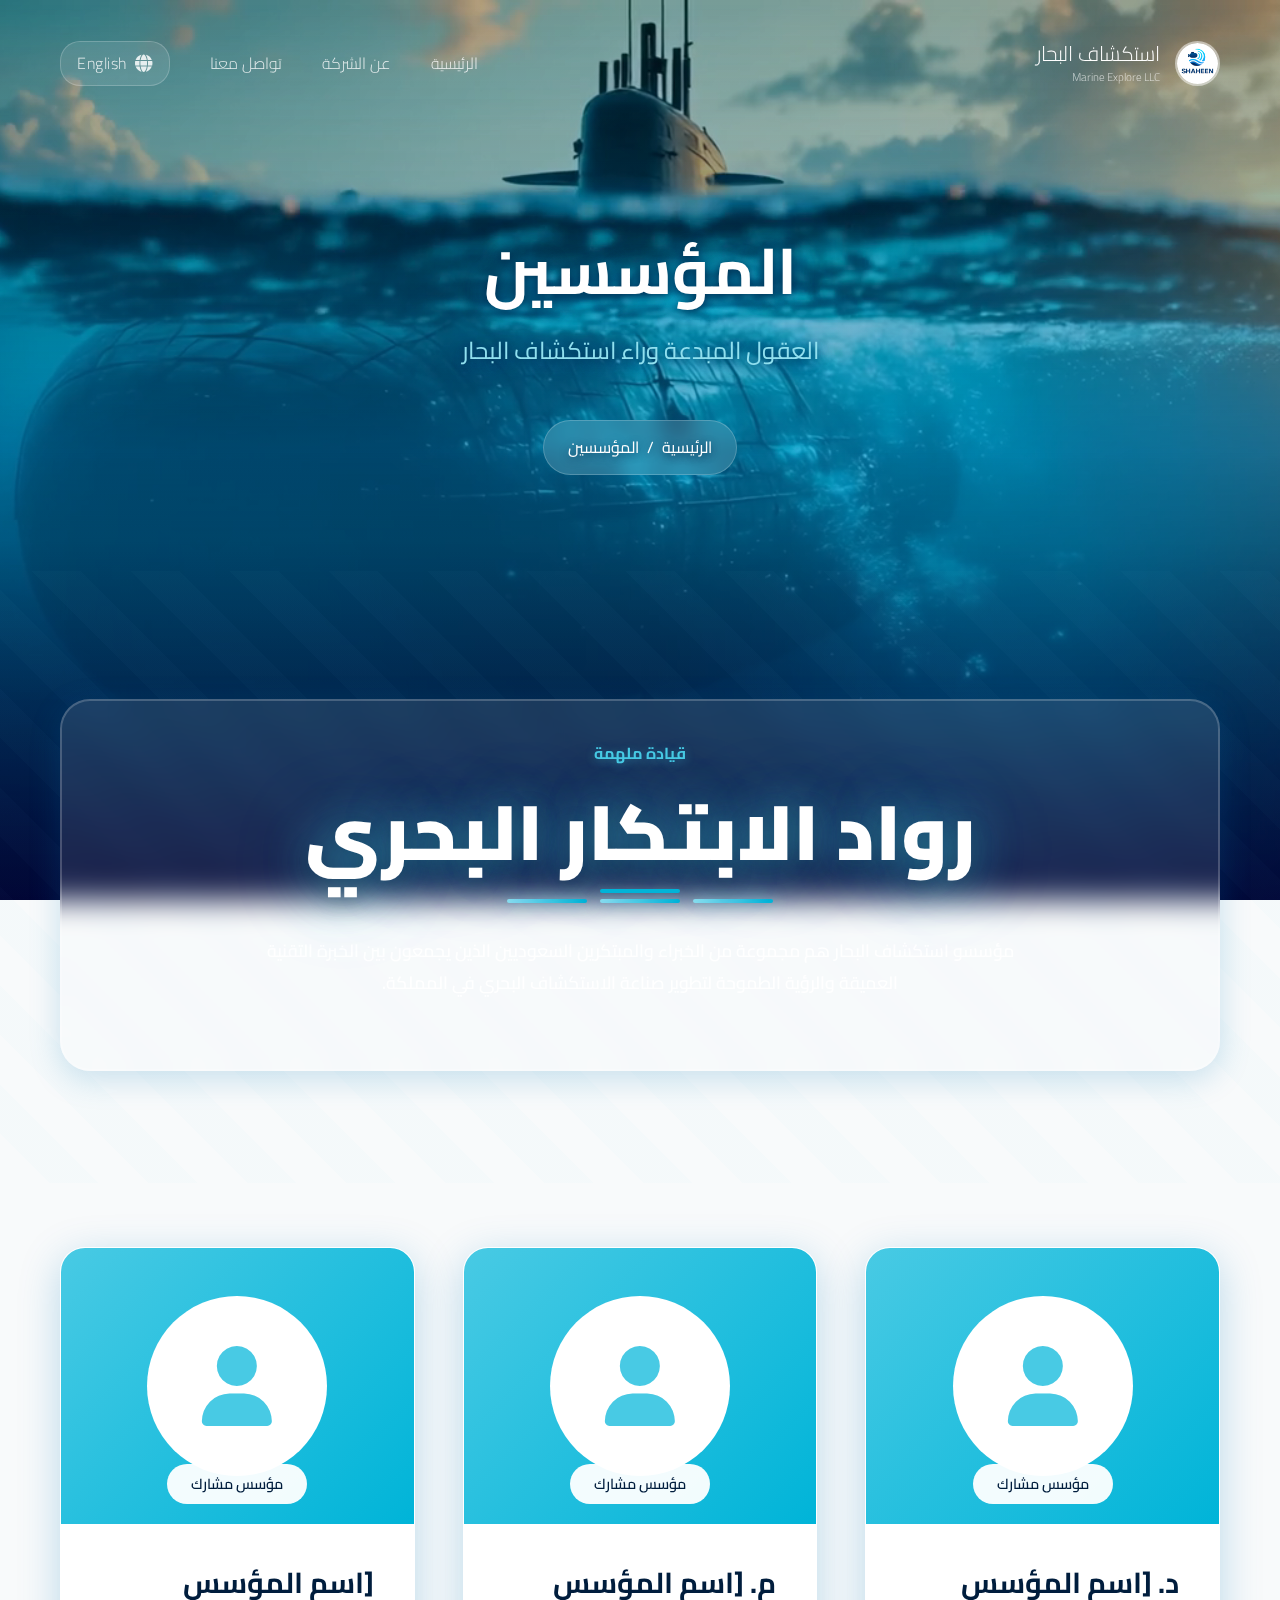
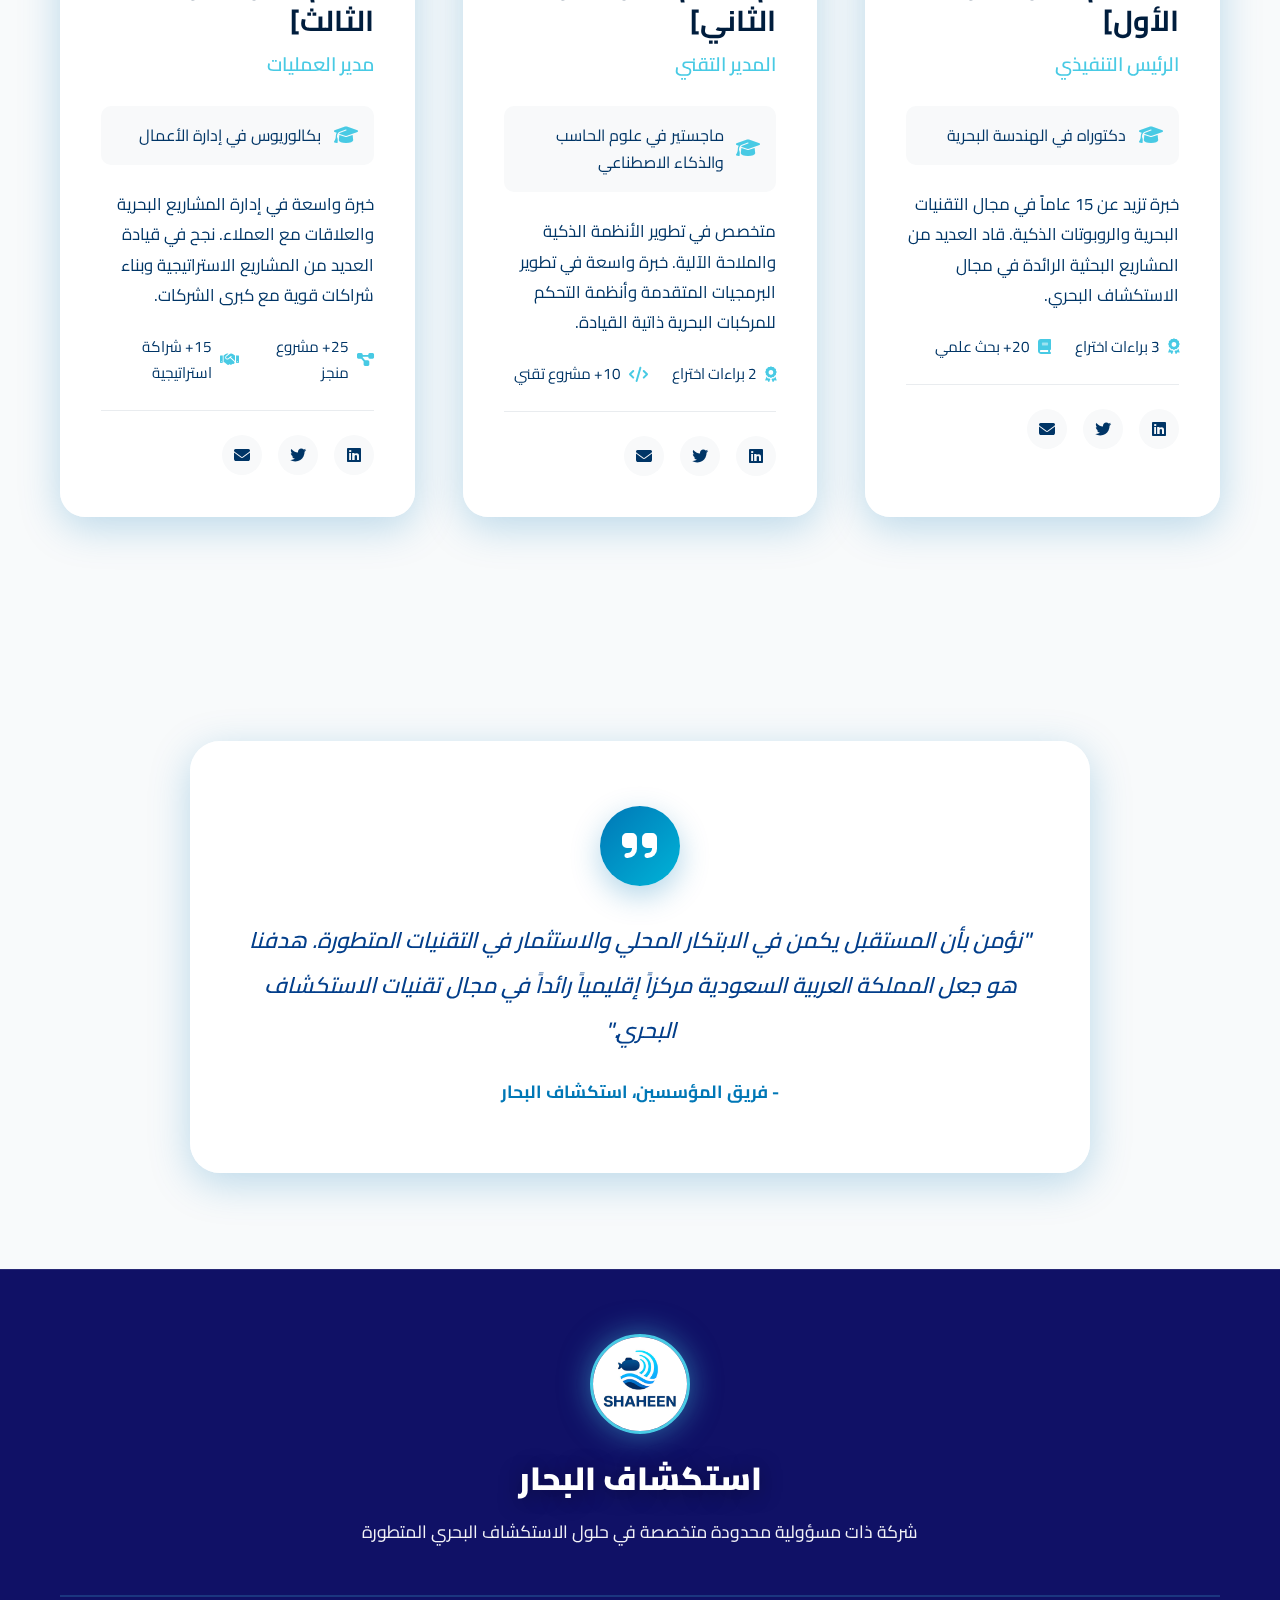
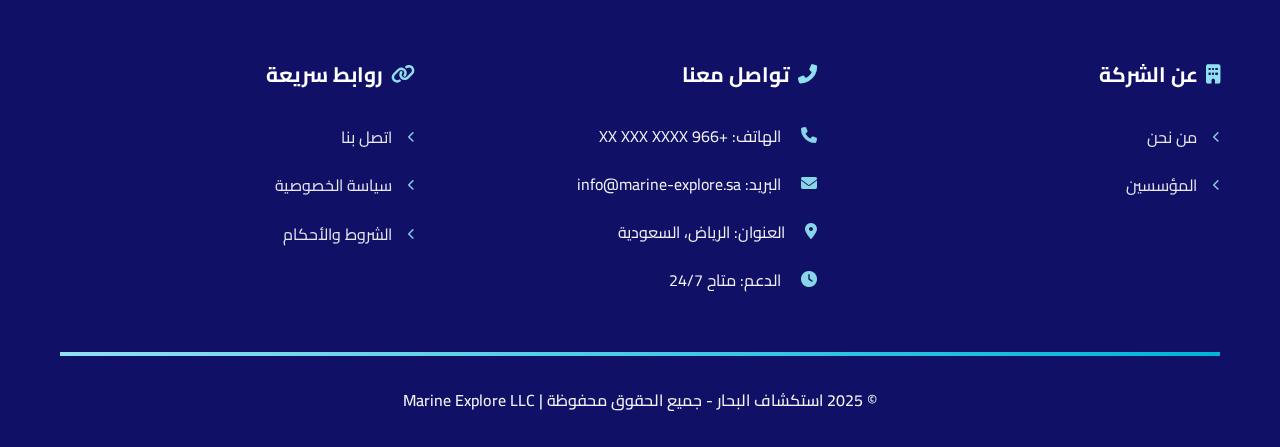
<file: pages/founders.html>
<!DOCTYPE html>
<html lang="ar" dir="rtl">
<head>
    <meta charset="UTF-8">
    <meta name="viewport" content="width=device-width, initial-scale=1.0">
    <title>المؤسسين | استكشاف البحار</title>

    <!-- Google Fonts -->
    <link href="https://fonts.googleapis.com/css2?family=Cairo:wght@300;400;600;700;900&display=swap" rel="stylesheet">

    <!-- Font Awesome -->
    <link rel="stylesheet" href="https://cdnjs.cloudflare.com/ajax/libs/font-awesome/6.5.1/css/all.min.css">

    <!-- CSS -->
    <link rel="stylesheet" href="../css/style.css">

    <!-- Favicon -->
    <link rel="icon" type="image/jpeg" href="../shaheen-logo.jpg">

    <!-- Custom Page Styles -->
    <style>
        /* Body Background */
        body {
            position: relative;
            margin: 0;
            padding: 0;
        }

        /* Fullpage Video Background */
        .fullpage-video-bg {
            position: fixed;
            top: 0;
            left: 0;
            width: 100vw;
            height: 100vh;
            z-index: -2;
            overflow: hidden;
            opacity: 1;
            visibility: visible;
        }

        .fullpage-video-bg video {
            position: absolute;
            top: 50%;
            left: 50%;
            min-width: 100%;
            min-height: 100%;
            width: auto;
            height: auto;
            transform: translate(-50%, -50%);
            object-fit: cover;
        }

        /* Diving Overlay Effects - Same as Home */
        .diving-overlay {
            position: fixed;
            top: 0;
            left: 0;
            width: 100%;
            height: 100%;
            pointer-events: none;
            z-index: 1;
        }

        .depth-gradient {
            position: absolute;
            top: 0;
            left: 0;
            width: 100%;
            height: 100%;
            background: linear-gradient(
                to bottom,
                transparent 0%,
                rgba(0, 119, 182, 0.1) 30%,
                rgba(0, 119, 182, 0.3) 60%,
                rgba(3, 4, 94, 0.5) 100%
            );
            opacity: 1;
        }

        /* Navbar - Floating and Fixed */
        .navbar {
            background: transparent !important;
            backdrop-filter: none !important;
            -webkit-backdrop-filter: none !important;
            box-shadow: none !important;
            border-bottom: none !important;
            position: fixed !important;
            width: 100%;
            top: 0;
            z-index: 1000 !important;
            transition: all 0.4s cubic-bezier(0.22, 1, 0.36, 1) !important;
            padding: 1.5rem 0 !important;
        }

        .navbar.scrolled {
            background: rgba(0, 0, 0, 0.3) !important;
            backdrop-filter: blur(15px) saturate(150%) !important;
            -webkit-backdrop-filter: blur(15px) saturate(150%) !important;
            box-shadow: 0 4px 20px rgba(0, 0, 0, 0.2) !important;
            padding: 1rem 0 !important;
        }

        /* Page Hero - Transparent */
        .page-hero {
            background: transparent !important;
            position: relative;
            padding: 8rem 0 4rem;
        }

        .page-hero .page-title {
            color: #fff;
            text-shadow:
                0 2px 10px rgba(0, 29, 61, 0.8),
                0 4px 20px rgba(0, 119, 182, 0.6),
                0 0 40px rgba(0, 180, 216, 0.4);
        }

        .page-hero .page-subtitle {
            color: #90e0ef;
            text-shadow:
                0 2px 10px rgba(0, 29, 61, 0.9),
                0 4px 15px rgba(0, 119, 182, 0.7);
        }

        .page-hero .breadcrumb {
            background: rgba(255, 255, 255, 0.15);
            backdrop-filter: blur(10px);
            -webkit-backdrop-filter: blur(10px);
            padding: 0.8rem 1.5rem;
            border-radius: 30px;
            display: inline-flex;
            align-items: center;
            gap: 0.5rem;
            margin-top: 1rem;
            border: 1px solid rgba(255, 255, 255, 0.2);
        }

        .page-hero .breadcrumb a,
        .page-hero .breadcrumb span {
            color: #fff;
            text-shadow: 0 2px 8px rgba(0, 29, 61, 0.8);
        }

        .page-hero-overlay {
            display: none;
        }

        /* All Sections - Glass Morphism */
        section {
            background: transparent;
            position: relative;
        }

        .founders-intro-section,
        .founders-section,
        .founders-vision-section,
        .join-team-section {
            background: transparent !important;
        }

        .founders-intro-section .container,
        .founders-vision-section .container,
        .join-team-section .container {
            position: relative;
            z-index: 2;
        }

        /* Section Header - Glass Effect */
      
        .section-header {
            background: rgba(255, 255, 255, 0.1);
            backdrop-filter: blur(15px);
            -webkit-backdrop-filter: blur(15px);
            padding: 2.5rem 2rem;
            border-radius: 30px;
            margin-bottom: 3rem;
            box-shadow:
                0 8px 32px rgba(0, 119, 182, 0.2),
                0 0 0 1px rgba(255, 255, 255, 0.2) inset;
            border: 1px solid rgba(255, 255, 255, 0.2);
            text-align: center;
        }

        /* Founder Cards - Enhanced Glass */
        .founder-card {
            background: rgba(255, 255, 255, 0.97) !important;
            backdrop-filter: blur(20px);
            -webkit-backdrop-filter: blur(20px);
            border-radius: 25px;
            overflow: hidden;
            box-shadow:
                0 10px 40px rgba(0, 119, 182, 0.25),
                0 0 0 1px rgba(255, 255, 255, 0.3) inset;
            border: 1px solid rgba(255, 255, 255, 0.2);
            transition: all 0.4s cubic-bezier(0.4, 0, 0.2, 1);
        }

        .founder-card:hover {
            transform: translateY(-10px);
            box-shadow:
                0 20px 60px rgba(0, 119, 182, 0.35),
                0 0 0 1px rgba(0, 180, 216, 0.5) inset;
        }

        /* Vision Section - Special Glass */
        .vision-content {
            background: rgba(255, 255, 255, 0.95);
            backdrop-filter: blur(15px);
            -webkit-backdrop-filter: blur(15px);
            padding: 4rem 3rem;
            border-radius: 30px;
            box-shadow:
                0 10px 40px rgba(0, 119, 182, 0.25),
                0 0 0 1px rgba(255, 255, 255, 0.3) inset;
            border: 1px solid rgba(255, 255, 255, 0.2);
            text-align: center;
        }

        .vision-icon {
            width: 80px;
            height: 80px;
            margin: 0 auto 2rem;
            background: linear-gradient(135deg, #0077b6, #00b4d8);
            border-radius: 50%;
            display: flex;
            align-items: center;
            justify-content: center;
            box-shadow: 0 10px 30px rgba(0, 119, 182, 0.3);
        }

        .vision-icon i {
            font-size: 2.5rem;
            color: white;
        }

        .vision-quote {
            font-size: 1.4rem;
            line-height: 2;
            color: #023e8a;
            font-weight: 600;
            font-style: italic;
            margin-bottom: 1.5rem;
        }

        .vision-attribution {
            color: #0077b6;
            font-weight: 700;
            font-size: 1.1rem;
        }

        /* Join Team Section - CTA Glass */
        .join-team-content {
            background: linear-gradient(135deg, rgba(0, 119, 182, 0.95), rgba(0, 180, 216, 0.95));
            backdrop-filter: blur(15px);
            -webkit-backdrop-filter: blur(15px);
            padding: 4rem 3rem;
            border-radius: 30px;
            text-align: center;
            box-shadow:
                0 15px 50px rgba(0, 119, 182, 0.4),
                0 0 0 1px rgba(255, 255, 255, 0.3) inset;
            border: 1px solid rgba(255, 255, 255, 0.2);
        }

        .join-team-content h2,
        .join-team-content p {
            color: white;
        }

        .join-icon {
            width: 100px;
            height: 100px;
            margin: 0 auto 2rem;
            background: rgba(255, 255, 255, 0.2);
            border-radius: 50%;
            display: flex;
            align-items: center;
            justify-content: center;
            box-shadow: 0 10px 30px rgba(0, 0, 0, 0.2);
        }

        .join-icon i {
            font-size: 3rem;
            color: white;
        }

        .join-btn {
            display: inline-flex;
            align-items: center;
            gap: 10px;
            background: white;
            color: #0077b6;
            padding: 1.2rem 2.5rem;
            border-radius: 50px;
            font-weight: 700;
            font-size: 1.1rem;
            margin-top: 1.5rem;
            transition: all 0.3s ease;
            box-shadow: 0 10px 30px rgba(0, 0, 0, 0.2);
        }

        .join-btn:hover {
            transform: translateY(-3px);
            box-shadow: 0 15px 40px rgba(0, 0, 0, 0.3);
            background: #f8f9fa;
        }

        /* Footer - Glass Effect */
        .footer {
            background: rgba(3, 4, 94, 0.95) !important;
            backdrop-filter: blur(15px);
            -webkit-backdrop-filter: blur(15px);
            border-top: 1px solid rgba(255, 255, 255, 0.1);
        }

        /* Responsive */
        @media (max-width: 768px) {
            .section-header,
            .vision-content,
            .join-team-content {
                padding: 2rem 1.5rem;
            }
        }
    </style>
</head>
<body>
    <!-- Fullpage Video Background -->
    <div class="fullpage-video-bg show" id="fullpageVideo">
        <video autoplay muted loop playsinline>
            <source src="../26818-361092071_small.mp4" type="video/mp4">
        </video>
    </div>

    <!-- Diving Overlay Effects -->
    <div class="diving-overlay">
        <div class="depth-gradient"></div>
    </div>

    <!-- Navigation -->
    <nav class="navbar show">
        <div class="container">
            <div class="logo">
                <div class="logo-icon">
                    <img src="../shaheen-logo.jpg" alt="شاهين - Shaheen Logo">
                </div>
                <div class="logo-text">
                    <h1>استكشاف البحار</h1>
                    <p>Marine Explore LLC</p>
                </div>
            </div>

            <ul class="nav-menu" id="navMenu">
                <li><a href="../index.html">الرئيسية</a></li>
                <li><a href="about.html">عن الشركة</a></li>
<!--                <li><a href="founders.html" class="active">المؤسسين</a></li>-->
                <li><a href="../index.html#contact">تواصل معنا</a></li>
                <li class="language-switcher">
                    <a href="#" id="languageToggle">
                        <i class="fas fa-globe"></i>
                        <span>English</span>
                    </a>
                </li>
            </ul>

            <div class="mobile-menu-toggle" id="mobileToggle">
                <span></span>
                <span></span>
                <span></span>
            </div>
        </div>
    </nav>

    <!-- Page Hero -->
    <section class="page-hero">
        <div class="page-hero-overlay"></div>
        <div class="container">
            <div class="page-hero-content">
                <h1 class="page-title">المؤسسين</h1>
                <p class="page-subtitle">العقول المبدعة وراء استكشاف البحار</p>
                <div class="breadcrumb">
                    <a href="../index.html">الرئيسية</a>
                    <span>/</span>
                    <span>المؤسسين</span>
                </div>
            </div>
        </div>
    </section>

    <!-- Founders Intro -->
    <section class="founders-intro-section">
        <div class="container">
            <div class="section-header">
                <span class="section-subtitle" >قيادة ملهمة</span>
                <h2 class="ocean-title" >رواد الابتكار البحري</h2>
                <div class="title-waves">
                    <div class="wave-line" style="background: linear-gradient(90deg, #90e0ef, #48cae4, #00b4d8);"></div>
                    <div class="wave-line" style="background: linear-gradient(90deg, #90e0ef, #48cae4, #00b4d8);"></div>
                    <div class="wave-line" style="background: linear-gradient(90deg, #90e0ef, #48cae4, #00b4d8);"></div>
                </div>
                <p style="max-width: 800px; margin: 2rem auto;">
                    مؤسسو استكشاف البحار هم مجموعة من الخبراء والمبتكرين السعوديين الذين يجمعون بين الخبرة التقنية العميقة
                    والرؤية الطموحة لتطوير صناعة الاستكشاف البحري في المملكة.
                </p>
            </div>
        </div>
    </section>

    <!-- Founders Grid -->
    <section class="founders-section">
        <div class="container">
            <div class="founders-grid">
                <!-- Founder 1 -->
                <div class="founder-card reveal-scale">
                    <div class="founder-image">
                        <div class="image-placeholder">
                            <i class="fas fa-user"></i>
                        </div>
                        <div class="founder-badge">مؤسس مشارك</div>
                    </div>
                    <div class="founder-info">
                        <h3 class="founder-name">د. [اسم المؤسس الأول]</h3>
                        <p class="founder-title">الرئيس التنفيذي</p>
                        <div class="founder-specialization">
                            <i class="fas fa-graduation-cap"></i>
                            <span>دكتوراه في الهندسة البحرية</span>
                        </div>
                        <p class="founder-bio">
                            خبرة تزيد عن 15 عاماً في مجال التقنيات البحرية والروبوتات الذكية.
                            قاد العديد من المشاريع البحثية الرائدة في مجال الاستكشاف البحري.
                        </p>
                        <div class="founder-achievements">
                            <div class="achievement-item">
                                <i class="fas fa-award"></i>
                                <span>3 براءات اختراع</span>
                            </div>
                            <div class="achievement-item">
                                <i class="fas fa-book"></i>
                                <span>20+ بحث علمي</span>
                            </div>
                        </div>
                        <div class="founder-social">
                            <a href="#" class="social-link"><i class="fab fa-linkedin"></i></a>
                            <a href="#" class="social-link"><i class="fab fa-twitter"></i></a>
                            <a href="#" class="social-link"><i class="fas fa-envelope"></i></a>
                        </div>
                    </div>
                </div>

                <!-- Founder 2 -->
                <div class="founder-card reveal-scale">
                    <div class="founder-image">
                        <div class="image-placeholder">
                            <i class="fas fa-user"></i>
                        </div>
                        <div class="founder-badge">مؤسس مشارك</div>
                    </div>
                    <div class="founder-info">
                        <h3 class="founder-name">م. [اسم المؤسس الثاني]</h3>
                        <p class="founder-title">المدير التقني</p>
                        <div class="founder-specialization">
                            <i class="fas fa-graduation-cap"></i>
                            <span>ماجستير في علوم الحاسب والذكاء الاصطناعي</span>
                        </div>
                        <p class="founder-bio">
                            متخصص في تطوير الأنظمة الذكية والملاحة الآلية. خبرة واسعة في تطوير البرمجيات
                            المتقدمة وأنظمة التحكم للمركبات البحرية ذاتية القيادة.
                        </p>
                        <div class="founder-achievements">
                            <div class="achievement-item">
                                <i class="fas fa-award"></i>
                                <span>2 براءات اختراع</span>
                            </div>
                            <div class="achievement-item">
                                <i class="fas fa-code"></i>
                                <span>10+ مشروع تقني</span>
                            </div>
                        </div>
                        <div class="founder-social">
                            <a href="#" class="social-link"><i class="fab fa-linkedin"></i></a>
                            <a href="#" class="social-link"><i class="fab fa-twitter"></i></a>
                            <a href="#" class="social-link"><i class="fas fa-envelope"></i></a>
                        </div>
                    </div>
                </div>

                <!-- Founder 3 -->
                <div class="founder-card reveal-scale">
                    <div class="founder-image">
                        <div class="image-placeholder">
                            <i class="fas fa-user"></i>
                        </div>
                        <div class="founder-badge">مؤسس مشارك</div>
                    </div>
                    <div class="founder-info">
                        <h3 class="founder-name">[اسم المؤسس الثالث]</h3>
                        <p class="founder-title">مدير العمليات</p>
                        <div class="founder-specialization">
                            <i class="fas fa-graduation-cap"></i>
                            <span>بكالوريوس في إدارة الأعمال</span>
                        </div>
                        <p class="founder-bio">
                            خبرة واسعة في إدارة المشاريع البحرية والعلاقات مع العملاء.
                            نجح في قيادة العديد من المشاريع الاستراتيجية وبناء شراكات قوية مع كبرى الشركات.
                        </p>
                        <div class="founder-achievements">
                            <div class="achievement-item">
                                <i class="fas fa-project-diagram"></i>
                                <span>25+ مشروع منجز</span>
                            </div>
                            <div class="achievement-item">
                                <i class="fas fa-handshake"></i>
                                <span>15+ شراكة استراتيجية</span>
                            </div>
                        </div>
                        <div class="founder-social">
                            <a href="#" class="social-link"><i class="fab fa-linkedin"></i></a>
                            <a href="#" class="social-link"><i class="fab fa-twitter"></i></a>
                            <a href="#" class="social-link"><i class="fas fa-envelope"></i></a>
                        </div>
                    </div>
                </div>
            </div>
        </div>
    </section>

    <!-- Founders Vision -->
    <section class="founders-vision-section">
        <div class="container">
            <div class="vision-content">
                <div class="vision-icon">
                    <i class="fas fa-quote-right"></i>
                </div>
                <blockquote class="vision-quote">
                    "نؤمن بأن المستقبل يكمن في الابتكار المحلي والاستثمار في التقنيات المتطورة.
                    هدفنا هو جعل المملكة العربية السعودية مركزاً إقليمياً رائداً في مجال تقنيات الاستكشاف البحري."
                </blockquote>
                <p class="vision-attribution">- فريق المؤسسين، استكشاف البحار</p>
            </div>
        </div>
    </section>

  

    <!-- Footer -->
    <footer class="footer">
        <div class="container">
            <div class="footer-top">
                <div class="footer-brand">
                    <div class="footer-logo">
                        <img src="../shaheen-logo.jpg" alt="شاهين - Shaheen Logo">
                    </div>
                    <h3>استكشاف البحار</h3>
                    <p>شركة ذات مسؤولية محدودة متخصصة في حلول الاستكشاف البحري المتطورة</p>
                </div>
            </div>

            <div class="footer-content">
                <div class="footer-section">
                    <h4><i class="fas fa-building"></i> عن الشركة</h4>
                    <ul>
                        <li><a href="about.html"><i class="fas fa-chevron-left"></i> من نحن</a></li>
                        <li><a href="founders.html"><i class="fas fa-chevron-left"></i> المؤسسين</a></li>
                    </ul>
                </div>

                <div class="footer-section">
                    <h4><i class="fas fa-phone-alt"></i> تواصل معنا</h4>
                    <ul class="contact-info">
                        <li><i class="fas fa-phone"></i> الهاتف: +966 XX XXX XXXX</li>
                        <li><i class="fas fa-envelope"></i> البريد: info@marine-explore.sa</li>
                        <li><i class="fas fa-map-marker-alt"></i> العنوان: الرياض، السعودية</li>
                        <li><i class="fas fa-clock"></i> الدعم: متاح 24/7</li>
                    </ul>
                </div>

                <div class="footer-section">
                    <h4><i class="fas fa-link"></i> روابط سريعة</h4>
                    <ul>
                        <li><a href="../index.html#contact"><i class="fas fa-chevron-left"></i> اتصل بنا</a></li>
                        <li><a href="#"><i class="fas fa-chevron-left"></i> سياسة الخصوصية</a></li>
                        <li><a href="#"><i class="fas fa-chevron-left"></i> الشروط والأحكام</a></li>
                    </ul>
                </div>
            </div>

            <div class="footer-bottom">
                <div class="footer-wave-decoration"></div>
                <p>&copy; 2025 استكشاف البحار - جميع الحقوق محفوظة | Marine Explore LLC</p>
            </div>
        </div>
    </footer>

    <!-- JavaScript -->
    <script src="../js/script.js"></script>
</body>
</html>
</file>
<file: css/style.css>
/* ========================================
   استكشاف البحار - Marine Explore
   Professional Maritime Solutions
   ======================================== */

/* ===== CSS Variables ===== */
:root {
    /* ===== البالتة المحددة من المستخدم بالضبط ===== */
    --color-1: #03045e;  /* أزرق داكن جداً */
    --color-2: #023e8a;  /* أزرق داكن */
    --color-3: #0077b6;  /* أزرق */
    --color-4: #0096c7;  /* أزرق متوسط */
    --color-5: #00b4d8;  /* أزرق سماوي */
    --color-6: #48cae4;  /* سماوي */
    --color-7: #90e0ef;  /* سماوي فاتح */
    --color-8: #ade8f4;  /* سماوي فاتح جداً */
    --color-9: #caf0f8;  /* سماوي شفاف */

    /* Aliases للاستخدام السهل */
    --primary-dark: #03045e;
    --primary-blue: #0077b6;
    --accent-teal: #00b4d8;
    --light-blue: #48cae4;
    --ocean-green: #0096c7;

    /* Neutral Colors */
    --white: #FFFFFF;
    --off-white: #F8FAFB;
    --light-gray: #E8EEF2;
    --medium-gray: #8B99A6;
    --dark-gray: #03045e;
    --gold: #48cae4;

    /* Gradients - من البالتة فقط */
    --gradient-primary: linear-gradient(135deg, #03045e 0%, #0077b6 100%);
    --gradient-ocean: linear-gradient(135deg, #00b4d8 0%, #48cae4 100%);
    --gradient-dark: linear-gradient(to bottom, #03045e 0%, #023e8a 100%);

    /* Shadows - بألوان البالتة */
    --shadow-sm: 0 2px 8px rgba(0, 119, 182, 0.1);
    --shadow-md: 0 4px 16px rgba(0, 119, 182, 0.15);
    --shadow-lg: 0 8px 32px rgba(0, 119, 182, 0.2);
    --shadow-xl: 0 12px 48px rgba(0, 119, 182, 0.25);

    /* Spacing */
    --section-padding: 100px 0;
    --container-max-width: 1200px;

    /* Transitions */
    --transition-fast: 0.2s ease;
    --transition-normal: 0.3s ease;
    --transition-slow: 0.5s ease;
}

/* ===== Reset & Base ===== */
* {
    margin: 0;
    padding: 0;
    box-sizing: border-box;
}

body {
    font-family: 'Cairo', -apple-system, BlinkMacSystemFont, 'Segoe UI', sans-serif;
    direction: rtl;
    line-height: 1.7;
    color: var(--dark-gray);
    background: var(--off-white);
    overflow-x: hidden;
}

img {
    max-width: 100%;
    height: auto;
    display: block;
}

a {
    text-decoration: none;
    color: inherit;
    transition: var(--transition-normal);
}

ul {
    list-style: none;
}

.container {
    max-width: var(--container-max-width);
    margin: 0 auto;
    padding: 0 20px;
}

section {
    padding: var(--section-padding);
}

/* ===== Typography ===== */
h1, h2, h3, h4, h5, h6 {
    font-weight: 700;
    line-height: 1.3;
    color: var(--primary-dark);
}

h1 {
    font-size: clamp(2.5rem, 5vw, 4rem);
}

h2 {
    font-size: clamp(2rem, 4vw, 3rem);
}

h3 {
    font-size: clamp(1.5rem, 3vw, 2rem);
}

p {
    font-size: 1.1rem;
    line-height: 1.8;
    color: var(--dark-gray);
}

/* ===== Navigation ===== */
.navbar {
    background: transparent;
    backdrop-filter: none;
    -webkit-backdrop-filter: none;
    box-shadow: none;
    border-bottom: none;
    position: fixed;
    width: 100%;
    top: 0;
    z-index: 1000;
    transition: all 1.2s cubic-bezier(0.22, 1, 0.36, 1);
    padding: 1.5rem 0;
    opacity: 0;
    transform: translateY(-100px);
}

.navbar.show {
    opacity: 1;
    transform: translateY(0);
}

.navbar.scrolled {
    background: rgba(0, 0, 0, 0.3);
    backdrop-filter: blur(15px) saturate(150%);
    -webkit-backdrop-filter: blur(15px) saturate(150%);
    box-shadow: 0 4px 20px rgba(0, 0, 0, 0.2);
    padding: 1rem 0;
}

.navbar .container {
    display: flex;
    justify-content: space-between;
    align-items: center;
    padding: 1rem 20px;
}

.logo {
    display: flex;
    align-items: center;
    gap: 15px;
    cursor: pointer;
    transition: transform 0.3s ease;
}

.logo:hover {
    transform: scale(1.05);
}

.logo-icon {
    width: 45px;
    height: 45px;
    background: transparent;
    border: 2px solid rgba(255, 255, 255, 0.5);
    border-radius: 50%;
    display: flex;
    align-items: center;
    justify-content: center;
    font-size: 1.5rem;
    transition: all 0.3s ease;
}

.logo-icon::before {
    display: none;
}

.logo-icon img {
    width: 100%;
    height: 100%;
    object-fit: cover;
    border-radius: 50%;
}

.logo:hover .logo-icon {
    border-color: rgba(255, 255, 255, 1);
    box-shadow: 0 0 20px rgba(255, 255, 255, 0.5);
}

.logo-text h1 {
    font-size: 1.3rem;
    color: white;
    margin-bottom: 0;
    font-weight: 300;
    letter-spacing: 1px;
}

.logo-text p {
    font-size: 0.7rem;
    color: rgba(255, 255, 255, 0.7);
    margin: 0;
    font-weight: 300;
}

.nav-menu {
    display: flex;
    gap: 2.5rem;
    align-items: center;
}

.nav-menu a {
    color: rgba(255, 255, 255, 0.85);
    font-weight: 300;
    font-size: 1rem;
    position: relative;
    padding: 0.5rem 0;
    transition: all 0.3s cubic-bezier(0.4, 0, 0.2, 1);
    letter-spacing: 0.5px;
}

.nav-menu a::before {
    content: '';
    position: absolute;
    bottom: 0;
    right: 0;
    width: 0;
    height: 1px;
    background: white;
    transition: width 0.3s ease;
}

.nav-menu a::after {
    display: none;
}

.nav-menu a:hover::before,
.nav-menu a.active::before {
    width: 100%;
}

.nav-menu a:hover {
    color: white;
    text-shadow: 0 0 10px rgba(255, 255, 255, 0.5);
}

.nav-menu a.active {
    color: white;
}

/* Language Switcher */
.language-switcher a {
    display: flex;
    align-items: center;
    gap: 0.5rem;
    background: rgba(255, 255, 255, 0.1);
    padding: 0.5rem 1rem;
    border-radius: 20px;
    border: 1px solid rgba(255, 255, 255, 0.2);
    transition: all 0.3s ease;
}

.language-switcher a:hover {
    background: rgba(255, 255, 255, 0.2);
    border-color: rgba(255, 255, 255, 0.4);
    transform: translateY(-2px);
}

.language-switcher a::before {
    display: none;
}

.language-switcher i {
    font-size: 1.1rem;
}

.dropdown {
    position: relative;
}

.dropdown-menu {
    position: absolute;
    top: 100%;
    right: 0;
    background: rgba(0, 0, 0, 0.75);
    backdrop-filter: blur(20px) saturate(180%);
    -webkit-backdrop-filter: blur(20px) saturate(180%);
    box-shadow: 0 10px 40px rgba(0, 0, 0, 0.5);
    border: 1px solid rgba(255, 255, 255, 0.1);
    border-radius: 12px;
    min-width: 250px;
    opacity: 0;
    visibility: hidden;
    transform: translateY(-20px) scale(0.95);
    transition: all 0.4s cubic-bezier(0.4, 0, 0.2, 1);
    margin-top: 1rem;
    overflow: hidden;
}

.dropdown:hover .dropdown-menu {
    opacity: 1;
    visibility: visible;
    transform: translateY(0) scale(1);
}

.dropdown-menu a {
    display: block;
    padding: 1rem 1.5rem;
    border-bottom: 1px solid rgba(255, 255, 255, 0.05);
    position: relative;
    overflow: hidden;
    color: rgba(255, 255, 255, 0.8);
    font-weight: 300;
}

.dropdown-menu a::before {
    content: '';
    position: absolute;
    left: 0;
    top: 0;
    width: 2px;
    height: 100%;
    background: white;
    transform: scaleY(0);
    transition: transform 0.3s ease;
}

.dropdown-menu a::after {
    display: none;
}

.dropdown-menu a:last-child {
    border-bottom: none;
}

.dropdown-menu a:hover {
    background: linear-gradient(90deg, rgba(255, 255, 255, 0.1) 0%, transparent 100%);
    color: white;
}

.dropdown-menu a:hover::before {
    transform: scaleY(1);
}

.mobile-menu-toggle {
    display: none;
    flex-direction: column;
    gap: 5px;
    cursor: pointer;
    padding: 5px;
}

.mobile-menu-toggle span {
    width: 30px;
    height: 2px;
    background: white;
    border-radius: 3px;
    transition: var(--transition-normal);
}

/* ===== Hero Section ===== */
.hero {
    min-height: 100vh;
    display: flex;
    align-items: center;
    background: transparent;
    position: relative;
    overflow: hidden;
    margin-top: 70px;
    z-index: 1;
}

.hero::before {
    content: '';
    position: absolute;
    top: 0;
    left: 0;
    right: 0;
    bottom: 0;
    background:
        radial-gradient(circle at 20% 50%, rgba(0, 180, 216, 0.2) 0%, transparent 50%),
        radial-gradient(circle at 80% 80%, rgba(72, 202, 228, 0.15) 0%, transparent 50%);
    animation: waveAnimation 20s ease-in-out infinite;
}

@keyframes waveAnimation {
    0%, 100% { transform: translateY(0) scale(1); opacity: 1; }
    50% { transform: translateY(-30px) scale(1.1); opacity: 0.8; }
}

.hero-content {
    position: relative;
    z-index: 1;
    text-align: center;
    color: var(--white);
    max-width: 900px;
    margin: 0 auto;
    opacity: 0;
    transform: translateY(60px) scale(0.9);
    transition: all 1.8s cubic-bezier(0.22, 1, 0.36, 1);
}

.hero-content.show {
    opacity: 1;
    transform: translateY(0) scale(1);
}

.hero-content h1 {
    color: var(--white);
    font-size: clamp(3rem, 6vw, 5rem);
    margin-bottom: 1.5rem;
    text-shadow: 2px 2px 8px rgba(0, 0, 0, 0.3);
    animation: fadeInUp 1s ease-out;
}

.hero-content .subtitle {
    font-size: clamp(1.3rem, 2.5vw, 1.8rem);
    margin-bottom: 1rem;
    color: #90e0ef;
    text-shadow:
        0 0 15px rgba(144, 224, 239, 0.4),
        0 2px 8px rgba(0, 0, 0, 0.3);
    animation: fadeInUp 1s ease-out 0.2s backwards;
}

.hero-content p {
    font-size: clamp(1.1rem, 2vw, 1.3rem);
    color: rgba(255, 255, 255, 0.95);
    text-shadow: 0 2px 8px rgba(0, 0, 0, 0.3);
    margin-bottom: 3rem;
    animation: fadeInUp 1s ease-out 0.4s backwards;
}

.highlight-shaheen {
    color: #48cae4;
    font-weight: 700;
    text-shadow:
        0 0 25px rgba(72, 202, 228, 0.8),
        0 0 45px rgba(72, 202, 228, 0.5),
        0 0 60px rgba(0, 180, 216, 0.3),
        0 2px 10px rgba(0, 0, 0, 0.3);
    position: relative;
    display: inline-block;
    animation: glowPulse 3s ease-in-out infinite;
}

@keyframes glowPulse {
    0%, 100% {
        text-shadow:
            0 0 25px rgba(72, 202, 228, 0.8),
            0 0 45px rgba(72, 202, 228, 0.5),
            0 0 60px rgba(0, 180, 216, 0.3),
            0 2px 10px rgba(0, 0, 0, 0.3);
    }
    50% {
        text-shadow:
            0 0 35px rgba(72, 202, 228, 1),
            0 0 60px rgba(72, 202, 228, 0.7),
            0 0 80px rgba(0, 180, 216, 0.5),
            0 2px 15px rgba(0, 0, 0, 0.4);
    }
}

@keyframes fadeInUp {
    from {
        opacity: 0;
        transform: translateY(30px);
    }
    to {
        opacity: 1;
        transform: translateY(0);
    }
}

.hero-buttons {
    display: flex;
    gap: 1.5rem;
    justify-content: center;
    flex-wrap: wrap;
    animation: fadeInUp 1s ease-out 0.6s backwards;
}

/* ===== Buttons ===== */
.btn {
    display: inline-block;
    padding: 1rem 2.5rem;
    font-size: 1.1rem;
    font-weight: 600;
    border-radius: 50px;
    cursor: pointer;
    border: none;
    transition: all var(--transition-normal);
    text-align: center;
}

.btn-primary {
    background: var(--gold);
    color: var(--white);
    box-shadow: 0 4px 15px rgba(72, 202, 228, 0.4);
}

.btn-primary:hover {
    background: #0077b6;
    transform: translateY(-3px);
    box-shadow: 0 6px 20px rgba(72, 202, 228, 0.6);
}

.btn-secondary {
    background: transparent;
    color: var(--white);
    border: 2px solid var(--white);
}

.btn-secondary:hover {
    background: var(--white);
    color: var(--primary-dark);
}

.btn-outline {
    background: transparent;
    color: var(--primary-dark);
    border: 2px solid var(--primary-dark);
}

.btn-outline:hover {
    background: var(--primary-dark);
    color: var(--white);
}

/* ===== Section Headers ===== */
.section-header {
    text-align: center;
    margin-bottom: 4rem;
}

.section-header h2 {
    margin-bottom: 1rem;
    position: relative;
    display: inline-block;
}

.section-header h2::after {
    content: '';
    position: absolute;
    bottom: -10px;
    right: 50%;
    transform: translateX(50%);
    width: 80px;
    height: 4px;
    background: var(--accent-teal);
    border-radius: 2px;
}

.section-header p {
    color: #0077b6;
    max-width: 600px;
    margin: 1.5rem auto 0;
    font-weight: 500;
}

/* ===== Cards ===== */
.card {
    background: var(--white);
    border-radius: 16px;
    padding: 2.5rem;
    box-shadow: var(--shadow-sm);
    transition: all var(--transition-normal);
    height: 100%;
}

.card:hover {
    transform: translateY(-10px);
    box-shadow: var(--shadow-lg);
}

.card-icon {
    width: 70px;
    height: 70px;
    background: var(--gradient-ocean);
    border-radius: 50%;
    display: flex;
    align-items: center;
    justify-content: center;
    font-size: 2rem;
    margin-bottom: 1.5rem;
}

.card h3 {
    margin-bottom: 1rem;
    font-size: 1.5rem;
}

.card ul {
    margin: 1.5rem 0;
}

.card ul li {
    padding: 0.7rem 0;
    padding-right: 1.5rem;
    position: relative;
    color: var(--dark-gray);
}

.card ul li::before {
    content: '✓';
    position: absolute;
    right: 0;
    color: var(--accent-teal);
    font-weight: bold;
}

/* ===== Grid Layouts ===== */
.grid-2 {
    display: grid;
    grid-template-columns: repeat(auto-fit, minmax(500px, 1fr));
    gap: 3rem;
}

.grid-3 {
    display: grid;
    grid-template-columns: repeat(auto-fit, minmax(320px, 1fr));
    gap: 2.5rem;
}

.grid-4 {
    display: grid;
    grid-template-columns: repeat(auto-fit, minmax(250px, 1fr));
    gap: 2rem;
}

/* ===== Clients Section ===== */
.clients-grid {
    display: grid;
    grid-template-columns: repeat(auto-fit, minmax(200px, 1fr));
    gap: 3rem;
    align-items: center;
}

.client-logo {
    background: var(--white);
    padding: 2rem;
    border-radius: 16px;
    box-shadow: var(--shadow-sm);
    text-align: center;
    transition: var(--transition-normal);
    min-height: 120px;
    display: flex;
    align-items: center;
    justify-content: center;
}

.client-logo:hover {
    box-shadow: var(--shadow-md);
    transform: scale(1.05);
}

.client-logo h4 {
    font-size: 1.3rem;
    color: var(--primary-dark);
}

/* ===== Features Grid ===== */
.features-grid {
    display: grid;
    grid-template-columns: repeat(auto-fit, minmax(220px, 1fr));
    gap: 2rem;
    margin: 3rem 0;
}

.feature-box {
    text-align: center;
    padding: 2rem;
    background: var(--white);
    border-radius: 16px;
    box-shadow: var(--shadow-sm);
    transition: var(--transition-normal);
}

.feature-box:hover {
    transform: translateY(-5px);
    box-shadow: var(--shadow-md);
}

.feature-box .icon {
    font-size: 3rem;
    margin-bottom: 1rem;
}

.feature-box h4 {
    margin-bottom: 0.5rem;
    font-size: 1.2rem;
}

/* ===== CTA Section ===== */
.cta-section {
    background: var(--gradient-dark);
    color: var(--white);
    text-align: center;
    padding: 5rem 0;
}

.cta-section h2 {
    color: var(--white);
    margin-bottom: 2rem;
}

.cta-section p {
    color: rgba(255, 255, 255, 0.9);
    font-size: 1.2rem;
    margin-bottom: 2.5rem;
}

/* ===== Footer ===== */
.footer {
    background: linear-gradient(180deg, #03045e 0%, #023e8a 100%);
    color: var(--white);
    padding: 0;
    position: relative;
    overflow: hidden;
    z-index: 1;
}

.footer-top {
    text-align: center;
    padding: 4rem 0 3rem;
    border-bottom: 2px solid rgba(72, 202, 228, 0.2);
}

.footer-brand {
    max-width: 600px;
    margin: 0 auto;
}

.footer-logo {
    width: 100px;
    height: 100px;
    margin: 0 auto 1.5rem;
    border-radius: 50%;
    overflow: hidden;
    border: 3px solid #48cae4;
    box-shadow: 0 0 30px rgba(72, 202, 228, 0.5);
}

.footer-logo img {
    width: 100%;
    height: 100%;
    object-fit: cover;
}

.footer-brand h3 {
    font-size: 2rem;
    font-weight: 900;
    color: #fff;
    margin-bottom: 1rem;
    text-shadow: 0 2px 20px rgba(0,0,0,0.5);
}

.footer-brand p {
    color: #fff;
    font-size: 1.1rem;
    line-height: 1.8;
    opacity: 0.95;
}

.footer-content {
    display: grid;
    grid-template-columns: repeat(auto-fit, minmax(250px, 1fr));
    gap: 3rem;
    padding: 4rem 0 3rem;
}

.footer-section h4 {
    color: #fff;
    margin-bottom: 1.5rem;
    font-size: 1.3rem;
    font-weight: 700;
    display: flex;
    align-items: center;
    gap: 0.5rem;
}

.footer-section h4 i {
    font-size: 1.2rem;
    color: #90e0ef;
}

.footer-section ul {
    list-style: none;
}

.footer-section ul li {
    padding: 0.6rem 0;
    transition: all 0.3s ease;
}

.footer-section ul li i {
    font-size: 0.7rem;
    margin-left: 0.5rem;
    color: #90e0ef;
    transition: all 0.3s ease;
}

.footer-section a {
    color: #fff;
    transition: all 0.3s ease;
    display: inline-flex;
    align-items: center;
    gap: 0.5rem;
    opacity: 0.9;
}

.footer-section a:hover {
    color: #90e0ef;
    transform: translateX(-5px);
    opacity: 1;
}

.footer-section a:hover i {
    color: #caf0f8;
    transform: translateX(-3px);
}

.footer-section .contact-info li {
    color: #fff;
    display: flex;
    align-items: start;
    gap: 0.8rem;
    line-height: 1.8;
    opacity: 0.95;
}

.footer-section .contact-info li i {
    color: #90e0ef;
    margin-top: 0.3rem;
    font-size: 1rem;
}

.footer-bottom {
    border-top: 2px solid rgba(72, 202, 228, 0.2);
    padding: 2rem 0;
    text-align: center;
    position: relative;
}

.footer-wave-decoration {
    position: absolute;
    top: -2px;
    left: 0;
    width: 100%;
    height: 4px;
    background: linear-gradient(90deg, #90e0ef, #48cae4, #00b4d8, #48cae4, #90e0ef);
    background-size: 200% 100%;
    animation: waveShimmer 3s ease-in-out infinite;
}

@keyframes waveShimmer {
    0%, 100% {
        background-position: 0% 50%;
    }
    50% {
        background-position: 100% 50%;
    }
}

.footer-bottom p {
    color: #fff;
    font-size: 1rem;
    font-weight: 500;
    opacity: 0.95;
}

/* ===== Animations ===== */
.fade-in {
    opacity: 0;
    transform: translateY(30px);
    transition: all 0.6s ease;
}

.fade-in.visible {
    opacity: 1;
    transform: translateY(0);
}

.scale-in {
    opacity: 0;
    transform: scale(0.9);
    transition: all 0.5s ease;
}

.scale-in.visible {
    opacity: 1;
    transform: scale(1);
}

/* ===== Responsive Design ===== */
@media (max-width: 968px) {
    .nav-menu {
        position: fixed;
        right: -100%;
        top: 70px;
        flex-direction: column;
        background: var(--white);
        width: 100%;
        text-align: center;
        transition: var(--transition-normal);
        box-shadow: var(--shadow-lg);
        padding: 2rem 0;
        gap: 0;
    }

    .nav-menu.active {
        right: 0;
    }

    .nav-menu a {
        padding: 1rem 0;
        width: 100%;
    }

    .mobile-menu-toggle {
        display: flex;
    }

    .dropdown-menu {
        position: static;
        box-shadow: none;
        margin-top: 0;
    }

    .grid-2,
    .grid-3,
    .grid-4 {
        grid-template-columns: 1fr;
    }
}

@media (max-width: 576px) {
    :root {
        --section-padding: 60px 0;
    }

    .hero {
        min-height: 80vh;
    }

    .hero-buttons {
        flex-direction: column;
    }

    .btn {
        width: 100%;
    }
}

/* ===== Utility Classes ===== */
.text-center {
    text-align: center;
}

.mt-1 { margin-top: 1rem; }
.mt-2 { margin-top: 2rem; }
.mt-3 { margin-top: 3rem; }
.mt-4 { margin-top: 4rem; }

.mb-1 { margin-bottom: 1rem; }
.mb-2 { margin-bottom: 2rem; }
.mb-3 { margin-bottom: 3rem; }
.mb-4 { margin-bottom: 4rem; }

.bg-white { background: var(--white); }
.bg-gray { background: var(--off-white); }
.bg-primary { background: var(--primary-dark); }

.color-primary { color: var(--primary-dark); }
.color-accent { color: var(--accent-teal); }
.color-gold { color: var(--gold); }

/* ===== Intro Video Screen ===== */
.intro-screen {
    position: fixed;
    top: 0;
    left: 0;
    width: 100vw;
    height: 100vh;
    z-index: 10000;
    background: #000;
    display: flex;
    align-items: center;
    justify-content: center;
    overflow: hidden;
    transition: opacity 1s ease, visibility 1s ease;
}

.intro-screen.hidden {
    opacity: 0;
    visibility: hidden;
    pointer-events: none;
}

.intro-screen video {
    position: absolute;
    top: 0;
    left: 0;
    width: 100%;
    height: 100%;
    object-fit: cover;
}

.intro-screen .loading-text {
    position: absolute;
    bottom: 10%;
    left: 50%;
    transform: translateX(-50%);
    color: white;
    font-size: 1.2rem;
    font-weight: 300;
    letter-spacing: 3px;
    text-transform: uppercase;
    opacity: 0.8;
    z-index: 2;
    animation: pulse 2s ease-in-out infinite;
}

/* ===== Fullpage Video Background ===== */
.fullpage-video-bg {
    position: fixed;
    top: 0;
    left: 0;
    width: 100vw;
    height: 100vh;
    z-index: 0;
    overflow: hidden;
    opacity: 0;
    visibility: visible;
    transition: opacity 2s cubic-bezier(0.4, 0, 0.2, 1);
}

.fullpage-video-bg.show {
    opacity: 1;
}

.fullpage-video-bg video {
    position: absolute;
    top: 50%;
    left: 50%;
    min-width: 100%;
    min-height: 100%;
    width: auto;
    height: auto;
    transform: translate(-50%, -50%) scale(1.15);
    object-fit: cover;
    transition: transform 3s cubic-bezier(0.22, 1, 0.36, 1);
    filter: blur(10px);
}

.fullpage-video-bg.show video {
    transform: translate(-50%, -50%) scale(1);
    filter: blur(0);
}

.fullpage-video-bg::after {
    content: '';
    position: absolute;
    top: 0;
    left: 0;
    width: 100%;
    height: 100%;
    background: linear-gradient(
        to bottom,
        rgba(0, 0, 0, 0.3) 0%,
        rgba(0, 119, 182, 0.4) 50%,
        rgba(0, 0, 0, 0.5) 100%
    );
    pointer-events: none;
}

/* ===== Diving Overlay Effects ===== */
.diving-overlay {
    position: fixed;
    top: 0;
    left: 0;
    width: 100%;
    height: 100%;
    pointer-events: none;
    z-index: 1;
}

.depth-gradient {
    position: absolute;
    top: 0;
    left: 0;
    width: 100%;
    height: 100%;
    background: linear-gradient(
        to bottom,
        transparent 0%,
        rgba(0, 119, 182, 0.1) 30%,
        rgba(0, 119, 182, 0.3) 60%,
        rgba(3, 4, 94, 0.5) 100%
    );
    opacity: 0;
    animation: depthFade 3s ease-in forwards 2s;
}

@keyframes depthFade {
    to {
        opacity: 1;
    }
}

/* Make all sections transparent overlay on video */
section {
    position: relative;
    background: transparent !important;
}

section.bg-white,
section.bg-gray {
    background: rgba(255, 255, 255, 0.85) !important;
    backdrop-filter: blur(10px);
    -webkit-backdrop-filter: blur(10px);
}

/* Hero adjustments for fullpage video */
.hero {
    margin-top: 0;
    background: transparent !important;
}

.hero .video-background {
    display: none;
}

/* ===== About Section - Ocean Theme ===== */
/* Wave Dividers */
.wave-divider {
    position: absolute;
    left: 0;
    width: 100%;
    overflow: hidden;
    line-height: 0;
    z-index: 1;
    pointer-events: none;
}

.wave-divider.wave-top {
    top: 0;
    transform: rotate(180deg);
}

.wave-divider.wave-bottom {
    bottom: 0;
}

.wave-divider svg {
    position: relative;
    display: block;
    width: calc(100% + 1.3px);
    height: 60px;
}

/* Animated Wave Line */
.wave-line-animated {
    fill: none;
    stroke: #48cae4;
    stroke-width: 2.5;
    stroke-linecap: round;
    opacity: 0.8;
    filter: drop-shadow(0 0 10px rgba(72, 202, 228, 0.7));
    animation: waveFlow 6s ease-in-out infinite;
}

/* Wave glow effect */
.wave-divider:hover .wave-line-animated {
    stroke: #90e0ef;
    opacity: 1;
    stroke-width: 3;
    filter: drop-shadow(0 0 15px rgba(144, 224, 239, 0.9));
}

@keyframes waveFlow {
    0%, 100% {
        stroke-dashoffset: 0;
        opacity: 0.8;
    }
    50% {
        stroke-dashoffset: 20;
        opacity: 1;
    }
}

/* Section Header */
.section-subtitle {
    display: block;
    color: #48cae4;
    font-size: 1rem;
    font-weight: 700;
    text-transform: uppercase;
    letter-spacing: 4px;
    margin-bottom: 1rem;
    text-shadow: 0 2px 10px rgba(72, 202, 228, 0.4);
}

.ocean-title {
    position: relative;
    display: inline-block;
    color: #ffffff;
    margin-bottom: 1.5rem;
    font-size: 3rem;
    font-weight: 800;
    text-shadow: 0 2px 15px rgba(3, 4, 94, 0.2);
}



.title-waves {
    display: flex;
    gap: 0.5rem;
    justify-content: center;
    margin-bottom: 2rem;
}

.wave-line {
    width: 70px;
    height: 4px;
    background: linear-gradient(90deg, #0077b6, #00b4d8, #48cae4);
    border-radius: 3px;
    animation: wavePulse 2s ease-in-out infinite;
    box-shadow: 0 2px 10px rgba(0, 180, 216, 0.4);
}

.wave-line:nth-child(2) {
    animation-delay: 0.3s;
}

.wave-line:nth-child(3) {
    animation-delay: 0.6s;
}

@keyframes wavePulse {
    0%, 100% {
        transform: scaleX(1);
        opacity: 1;
    }
    50% {
        transform: scaleX(1.2);
        opacity: 0.7;
    }
}

/* About Cards Container */
.about-cards-container {
    display: grid;
    grid-template-columns: repeat(auto-fit, minmax(320px, 1fr));
    gap: 3rem;
    margin: 4rem 0;
    position: relative;
    z-index: 2;
}

/* Ocean Card */
.ocean-card {
    position: relative;
    background: rgba(255, 255, 255, 0.98);
    backdrop-filter: blur(15px);
    -webkit-backdrop-filter: blur(15px);
    border-radius: 25px;
    padding: 3.5rem 2.5rem;
    box-shadow:
        0 15px 50px rgba(0, 119, 182, 0.2),
        0 5px 20px rgba(0, 180, 216, 0.15),
        inset 0 1px 0 rgba(255, 255, 255, 1);
    transition: all 0.5s cubic-bezier(0.4, 0, 0.2, 1);
    overflow: hidden;
    border: 2px solid rgba(0, 180, 216, 0.25);
}

.ocean-card::before {
    content: '';
    position: absolute;
    top: 0;
    left: -100%;
    width: 100%;
    height: 100%;
    background: linear-gradient(
        90deg,
        transparent,
        rgba(0, 180, 216, 0.1),
        transparent
    );
    transition: left 0.8s ease;
}

.ocean-card:hover::before {
    left: 100%;
}

.ocean-card:hover {
    transform: translateY(-15px) scale(1.02);
    box-shadow:
        0 20px 60px rgba(0, 119, 182, 0.25),
        0 0 40px rgba(0, 180, 216, 0.15),
        inset 0 1px 0 rgba(255, 255, 255, 1);
    border-color: rgba(0, 180, 216, 0.3);
}

/* Card Ocean Background */
.card-ocean-bg {
    position: absolute;
    bottom: 0;
    left: 0;
    width: 100%;
    height: 120px;
    background: linear-gradient(
        to top,
        rgba(72, 202, 228, 0.12) 0%,
        rgba(0, 180, 216, 0.08) 50%,
        transparent 100%
    );
    opacity: 0;
    transition: all 0.5s ease;
}

.ocean-card:hover .card-ocean-bg {
    opacity: 1;
    height: 180px;
}

/* Card Content */
.card-content {
    position: relative;
    z-index: 2;
    text-align: center;
}

/* Ocean Icon Wrapper */
.ocean-icon-wrapper {
    position: relative;
    width: 100px;
    height: 100px;
    margin: 0 auto 2rem;
    display: flex;
    align-items: center;
    justify-content: center;
}

.ocean-icon {
    width: 70px;
    height: 70px;
    color: #00b4d8;
    position: relative;
    z-index: 2;
    transition: all 0.4s ease;
    filter: drop-shadow(0 5px 20px rgba(0, 180, 216, 0.5));
    stroke-width: 2.5;
}

.ocean-card:hover .ocean-icon {
    transform: scale(1.15) rotate(5deg);
    color: #48cae4;
    filter: drop-shadow(0 8px 30px rgba(72, 202, 228, 0.6));
}

/* Icon Ripples */
.icon-ripple {
    position: absolute;
    top: 50%;
    left: 50%;
    transform: translate(-50%, -50%);
    width: 90px;
    height: 90px;
    border: 3px solid #00b4d8;
    border-radius: 50%;
    opacity: 0;
    animation: rippleExpand 3s ease-out infinite;
    box-shadow: 0 0 15px rgba(0, 180, 216, 0.3);
}

.icon-ripple.delay-1 {
    animation-delay: 1s;
}

.icon-ripple.delay-2 {
    animation-delay: 2s;
}

@keyframes rippleExpand {
    0% {
        transform: translate(-50%, -50%) scale(0.8);
        opacity: 0.9;
        border-color: #48cae4;
    }
    100% {
        transform: translate(-50%, -50%) scale(2.2);
        opacity: 0;
        border-color: #00b4d8;
    }
}

/* Card Title and Text */
.ocean-card h3 {
    color: #03045e;
    font-size: 2rem;
    margin-bottom: 2rem;
    font-weight: 800;
    position: relative;
    text-shadow: 0 2px 8px rgba(3, 4, 94, 0.15);
}

.ocean-card h3::after {
    content: '';
    position: absolute;
    bottom: -12px;
    left: 50%;
    transform: translateX(-50%);
    width: 50px;
    height: 4px;
    background: linear-gradient(90deg, #00b4d8, #48cae4, #48cae4);
    border-radius: 3px;
    transition: width 0.3s ease;
    box-shadow: 0 2px 10px rgba(0, 180, 216, 0.4);
}

.ocean-card:hover h3::after {
    width: 80px;
}

.ocean-card p {
    color: #023e8a;
    line-height: 2;
    font-size: 1.1rem;
    font-weight: 500;
}

/* Card Wave Decoration */
.card-wave-decoration {
    position: absolute;
    bottom: 0;
    left: 0;
    width: 100%;
    height: 5px;
    background: linear-gradient(
        90deg,
        transparent 0%,
        #00b4d8 20%,
        #48cae4 50%,
        #00b4d8 80%,
        transparent 100%
    );
    background-size: 200% 100%;
    animation: waveSlide 3s linear infinite;
    opacity: 0;
    transition: opacity 0.3s ease;
    box-shadow: 0 -2px 15px rgba(72, 202, 228, 0.4);
}

.ocean-card:hover .card-wave-decoration {
    opacity: 1;
}

@keyframes waveSlide {
    0% {
        background-position: 0% 0%;
    }
    100% {
        background-position: 200% 0%;
    }
}

/* Card Bubbles */
.card-bubbles {
    position: absolute;
    bottom: 20px;
    left: 0;
    width: 100%;
    height: 100%;
    pointer-events: none;
    opacity: 0;
    transition: opacity 0.5s ease;
}

.ocean-card:hover .card-bubbles {
    opacity: 1;
}

.bubble-small {
    position: absolute;
    width: 10px;
    height: 10px;
    background: radial-gradient(circle, rgba(72, 202, 228, 0.9), rgba(0, 180, 216, 0.4));
    border-radius: 50%;
    animation: bubbleRise 4s ease-in-out infinite;
    box-shadow: 0 0 10px rgba(72, 202, 228, 0.5);
}

.bubble-small:nth-child(1) {
    left: 20%;
    animation-delay: 0s;
}

.bubble-small:nth-child(2) {
    left: 50%;
    animation-delay: 1.5s;
    width: 12px;
    height: 12px;
}

.bubble-small:nth-child(3) {
    left: 80%;
    animation-delay: 3s;
    width: 8px;
    height: 8px;
}

@keyframes bubbleRise {
    0% {
        bottom: 20px;
        opacity: 0;
        transform: scale(0.8);
    }
    20% {
        opacity: 1;
    }
    80% {
        opacity: 1;
    }
    100% {
        bottom: 100%;
        opacity: 0;
        transform: scale(0.3);
    }
}

/* Ocean Stats */
.ocean-stats {
    display: grid;
    grid-template-columns: repeat(auto-fit, minmax(200px, 1fr));
    gap: 2rem;
    margin-top: 5rem;
    position: relative;
    z-index: 2;
}

.stat-item {
    text-align: center;
    padding: 3rem 2rem;
    background: rgba(255, 255, 255, 0.98);
    backdrop-filter: blur(15px);
    -webkit-backdrop-filter: blur(15px);
    border-radius: 20px;
    box-shadow:
        0 10px 35px rgba(0, 119, 182, 0.18),
        0 5px 15px rgba(0, 180, 216, 0.12);
    border: 2px solid rgba(0, 180, 216, 0.2);
    transition: all 0.4s ease;
    position: relative;
    overflow: hidden;
}

.stat-item::before {
    content: '';
    position: absolute;
    top: 0;
    left: 0;
    width: 100%;
    height: 4px;
    background: linear-gradient(90deg, #00b4d8, #48cae4, #48cae4);
    transform: scaleX(0);
    transition: transform 0.5s ease;
    box-shadow: 0 2px 10px rgba(0, 180, 216, 0.4);
}

.stat-item:hover::before {
    transform: scaleX(1);
}

.stat-item:hover {
    transform: translateY(-10px) scale(1.02);
    box-shadow:
        0 20px 50px rgba(0, 119, 182, 0.25),
        0 10px 25px rgba(0, 180, 216, 0.2);
    border-color: rgba(0, 180, 216, 0.4);
}

.stat-number {
    font-size: 4rem;
    font-weight: 900;
    background: linear-gradient(135deg, #03045e, #00b4d8, #48cae4);
    -webkit-background-clip: text;
    -webkit-text-fill-color: transparent;
    background-clip: text;
    margin-bottom: 0.8rem;
    line-height: 1;
    text-shadow: 0 2px 15px rgba(0, 180, 216, 0.2);
}

.stat-label {
    color: #023e8a;
    font-size: 1.1rem;
    font-weight: 600;
}

/* ===== Professional Cards ===== */
.professional-card {
    position: relative;
    height: 400px;
    border-radius: 20px;
    overflow: hidden;
    transition: all 0.5s cubic-bezier(0.4, 0, 0.2, 1);
    box-shadow:
        0 20px 60px rgba(0, 119, 182, 0.25),
        0 10px 30px rgba(0, 0, 0, 0.15);
}

.professional-card:hover {
    transform: translateY(-15px);
    box-shadow:
        0 30px 80px rgba(0, 119, 182, 0.35),
        0 15px 40px rgba(0, 0, 0, 0.2);
}

.card-background {
    position: absolute;
    top: 0;
    left: 0;
    width: 100%;
    height: 100%;
    background-size: cover;
    background-position: center;
    transition: transform 0.5s ease;
}

.professional-card:hover .card-background {
    transform: scale(1.1);
}

/* Different backgrounds for each card - New Palette */
.professional-card[data-theme="vision"] .card-background {
    background: linear-gradient(135deg,
        rgba(0, 29, 61, 0.9),     /* #001d3d - Deep Ocean */
        rgba(0, 53, 102, 0.95));  /* #003566 - Ocean Blue */
}

.professional-card[data-theme="mission"] .card-background {
    background: linear-gradient(135deg,
        rgba(0, 119, 182, 0.9),   /* #0077b6 - Marine Blue */
        rgba(0, 180, 216, 0.95)); /* #00b4d8 - Teal Primary */
}

.professional-card[data-theme="values"] .card-background {
    background: linear-gradient(135deg,
        rgba(0, 180, 216, 0.9),   /* #00b4d8 - Teal Primary */
        rgba(72, 202, 228, 0.95)); /* #48cae4 - Light Teal */
}

.card-overlay {
    position: absolute;
    top: 0;
    left: 0;
    width: 100%;
    height: 100%;
    background: linear-gradient(
        to bottom,
        rgba(0, 0, 0, 0.05) 0%,
        rgba(0, 0, 0, 0.15) 100%
    );
    pointer-events: none;
}

.card-content {
    position: relative;
    z-index: 2;
    height: 100%;
    display: flex;
    flex-direction: column;
    justify-content: center;
    align-items: center;
    padding: 3rem 2.5rem;
    text-align: center;
}

.card-icon {
    width: 90px;
    height: 90px;
    margin-bottom: 2rem;
    display: flex;
    align-items: center;
    justify-content: center;
    background: linear-gradient(135deg,
        rgba(0, 180, 216, 0.25),    /* #00b4d8 */
        rgba(72, 202, 228, 0.2));   /* #48cae4 */
    backdrop-filter: blur(15px);
    -webkit-backdrop-filter: blur(15px);
    border-radius: 50%;
    border: 3px solid rgba(144, 224, 239, 0.4); /* #90e0ef */
    box-shadow:
        0 10px 40px rgba(0, 180, 216, 0.3),
        0 0 0 8px rgba(255, 255, 255, 0.1),
        inset 0 2px 0 rgba(255, 255, 255, 0.3);
    transition: all 0.4s cubic-bezier(0.4, 0, 0.2, 1);
    position: relative;
}

.card-icon::before {
    content: "";
    position: absolute;
    top: -12px;
    left: -12px;
    right: -12px;
    bottom: -12px;
    border: 2px solid rgba(72, 202, 228, 0.2);  /* #48cae4 */
    border-radius: 50%;
    animation: marineIconPulse 3s ease-in-out infinite;
}

@keyframes marineIconPulse {
    0%, 100% {
        transform: scale(1);
        opacity: 0.4;
    }
    50% {
        transform: scale(1.15);
        opacity: 0.7;
    }
}

.professional-card:hover .card-icon {
    transform: scale(1.2) rotate(10deg);
    background: linear-gradient(135deg,
        rgba(0, 180, 216, 0.35),
        rgba(72, 202, 228, 0.3));
    border-color: rgba(144, 224, 239, 0.6);
    box-shadow:
        0 15px 50px rgba(0, 180, 216, 0.5),
        0 0 0 12px rgba(255, 255, 255, 0.15),
        inset 0 3px 0 rgba(255, 255, 255, 0.4);
}

.card-icon i {
    font-size: 2.8rem;
    color: #fff;
    text-shadow:
        0 2px 15px rgba(0, 180, 216, 0.6),
        0 4px 25px rgba(0, 0, 0, 0.3);
    filter: drop-shadow(0 0 10px rgba(144, 224, 239, 0.5));
}

.card-content h3 {
    color: #fff;
    font-size: 2.2rem;
    margin-bottom: 1.5rem;
    font-weight: 800;
    text-shadow:
        0 2px 10px rgba(0, 0, 0, 0.3),
        0 4px 20px rgba(0, 0, 0, 0.2);
    letter-spacing: 0.5px;
}

.card-content p {
    color: rgba(255, 255, 255, 0.95);
    line-height: 2;
    font-size: 1.1rem;
    font-weight: 500;
    text-shadow: 0 2px 8px rgba(0, 0, 0, 0.3);
    max-width: 90%;
}

/* ===== Services Section ===== */
.services-section {
    padding: 120px 0;
    background: linear-gradient(180deg, #003566 0%, #0077b6 50%, #00b4d8 100%);
    position: relative;
    overflow: hidden;
    z-index: 1;
}

.services-cards-container {
    display: grid;
    grid-template-columns: repeat(auto-fit, minmax(350px, 1fr));
    gap: 3rem;
    margin-top: 4rem;
}

.service-card {
    min-height: 600px;
    height: auto;
}

.service-card .card-content {
    padding: 2.5rem 2rem;
    display: flex;
    flex-direction: column;
    gap: 0.75rem;
    height: 100%;
}

.service-card .card-content h3 {
    font-size: 1.8rem;
    margin-bottom: 0.75rem;
}

.service-card .card-icon {
    width: 70px;
    height: 70px;
    margin-bottom: 1rem;
}

.service-card .card-icon i {
    font-size: 2rem;
}

.service-description {
    font-size: 1rem;
    margin-bottom: 0.5rem;
    line-height: 1.6;
}

.service-features {
    list-style: none;
    padding: 0;
    margin: 0.5rem 0 1.5rem 0;
    flex: 1;
}

.service-features li {
    color: rgba(255, 255, 255, 0.95);
    font-size: 0.95rem;
    padding: 0.65rem 0;
    display: flex;
    align-items: center;
    gap: 0.75rem;
    text-shadow: 0 2px 8px rgba(0, 0, 0, 0.3);
    border-bottom: 1px solid rgba(255, 255, 255, 0.1);
}

.service-features li:last-child {
    border-bottom: none;
}

.service-features li i {
    color: #48cae4;
    font-size: 1rem;
    text-shadow: 0 0 10px rgba(72, 202, 228, 0.5);
}

.service-btn {
    display: inline-flex;
    align-items: center;
    gap: 0.75rem;
    padding: 1rem 2rem;
    background: rgba(255, 255, 255, 0.15);
    border: 2px solid rgba(255, 255, 255, 0.3);
    color: #fff;
    text-decoration: none;
    border-radius: 50px;
    font-weight: 600;
    backdrop-filter: blur(10px);
    -webkit-backdrop-filter: blur(10px);
    transition: all 0.3s ease;
    text-align: center;
    justify-content: center;
}

.service-btn:hover {
    background: rgba(255, 255, 255, 0.25);
    border-color: rgba(255, 255, 255, 0.5);
    transform: translateX(-5px);
    box-shadow: 0 5px 20px rgba(255, 255, 255, 0.2);
}

.service-btn i {
    transition: transform 0.3s ease;
}

.service-btn:hover i {
    transform: translateX(-5px);
}

/* Service Card Backgrounds - Official Palette */
.professional-card[data-theme="environmental"] .card-background {
    background: linear-gradient(135deg,
        rgba(0, 180, 216, 0.9),   /* #00b4d8 - Teal Primary */
        rgba(72, 202, 228, 0.95)); /* #48cae4 - Light Teal */
}

.professional-card[data-theme="oil-gas"] .card-background {
    background: linear-gradient(135deg,
        rgba(0, 53, 102, 0.9),    /* #003566 - Ocean Blue */
        rgba(0, 119, 182, 0.95)); /* #0077b6 - Marine Blue */
}

.professional-card[data-theme="security"] .card-background {
    background: linear-gradient(135deg,
        rgba(0, 29, 61, 0.9),     /* #001d3d - Deep Ocean */
        rgba(0, 53, 102, 0.95));  /* #003566 - Ocean Blue */
}

/* ===== Shaheen Drone Section ===== */
.shaheen-section {
    padding: 120px 0;
    background: linear-gradient(180deg, #023e8a 0%, #0077b6 50%, #00b4d8 100%);
    position: relative;
    overflow: hidden;
    z-index: 1;
}

.shaheen-content-grid {
    display: grid;
    grid-template-columns: repeat(auto-fit, minmax(450px, 1fr));
    gap: 3rem;
    margin-top: 4rem;
}

/* Shaheen Visual Card */
.shaheen-visual-card {
    position: relative;
    height: 600px;
    border-radius: 25px;
    overflow: hidden;
    box-shadow:
        0 20px 60px rgba(0, 119, 182, 0.3),
        0 10px 30px rgba(0, 0, 0, 0.15);
    transition: all 0.5s cubic-bezier(0.4, 0, 0.2, 1);
}

.shaheen-visual-card:hover {
    transform: translateY(-15px);
    box-shadow:
        0 30px 80px rgba(0, 119, 182, 0.4),
        0 15px 40px rgba(0, 0, 0, 0.2);
}

.shaheen-card-bg {
    position: absolute;
    top: 0;
    left: 0;
    width: 100%;
    height: 100%;
    background: linear-gradient(135deg,
        rgba(3, 4, 94, 0.95) 0%,
        rgba(2, 62, 138, 0.95) 50%,
        #00b4d8 100%);
    background-size: 200% 200%;
    animation: gradientShift 10s ease infinite;
}

@keyframes gradientShift {
    0% { background-position: 0% 50%; }
    50% { background-position: 100% 50%; }
    100% { background-position: 0% 50%; }
}

.shaheen-card-overlay {
    position: absolute;
    top: 0;
    left: 0;
    width: 100%;
    height: 100%;
    background:
        radial-gradient(circle at 20% 20%, rgba(72, 202, 228, 0.2) 0%, transparent 50%),
        radial-gradient(circle at 80% 80%, rgba(0, 180, 216, 0.2) 0%, transparent 50%);
}

.shaheen-card-content {
    position: relative;
    z-index: 2;
    height: 100%;
    display: flex;
    flex-direction: column;
    align-items: center;
    justify-content: center;
    padding: 3rem;
    text-align: center;
    color: #fff;
}

.shaheen-card-content h3 {
    font-size: 3.5rem;
    font-weight: 900;
    margin-bottom: 3rem;
    text-shadow:
        0 2px 20px rgba(0, 0, 0, 0.3),
        0 0 40px rgba(72, 202, 228, 0.4);
    letter-spacing: 2px;
}

.shaheen-icon-wrapper {
    position: relative;
    width: 200px;
    height: 200px;
    margin-bottom: 2rem;
}

.shaheen-icon {
    position: relative;
    z-index: 2;
    width: 200px;
    height: 200px;
    background: rgba(255, 255, 255, 0.15);
    backdrop-filter: blur(20px);
    -webkit-backdrop-filter: blur(20px);
    border-radius: 50%;
    border: 3px solid rgba(255, 255, 255, 0.3);
    display: flex;
    align-items: center;
    justify-content: center;
    box-shadow:
        0 10px 40px rgba(0, 0, 0, 0.2),
        inset 0 0 30px rgba(255, 255, 255, 0.1);
    transition: all 0.4s ease;
}

.shaheen-visual-card:hover .shaheen-icon {
    transform: scale(1.1) rotate(5deg);
    background: rgba(255, 255, 255, 0.25);
    border-color: rgba(255, 255, 255, 0.5);
}

.shaheen-icon i {
    font-size: 5rem;
    color: #fff;
    text-shadow: 0 0 20px rgba(72, 202, 228, 0.8);
}

.pulse-ring {
    position: absolute;
    top: 50%;
    left: 50%;
    transform: translate(-50%, -50%);
    width: 200px;
    height: 200px;
    border: 2px solid rgba(255, 255, 255, 0.5);
    border-radius: 50%;
    animation: pulse 3s cubic-bezier(0.4, 0, 0.2, 1) infinite;
}

.pulse-ring.delay-1 {
    animation-delay: 1.5s;
}

@keyframes pulse {
    0% {
        width: 200px;
        height: 200px;
        opacity: 1;
    }
    100% {
        width: 300px;
        height: 300px;
        opacity: 0;
    }
}

.shaheen-card-content p {
    font-size: 1.3rem;
    margin-bottom: 2rem;
    color: rgba(255, 255, 255, 0.95);
    text-shadow: 0 2px 10px rgba(0, 0, 0, 0.3);
}

.shaheen-badge {
    padding: 0.75rem 2rem;
    background: rgba(255, 255, 255, 0.2);
    border: 2px solid rgba(255, 255, 255, 0.4);
    border-radius: 50px;
    font-weight: 700;
    font-size: 1rem;
    letter-spacing: 1px;
    backdrop-filter: blur(10px);
    -webkit-backdrop-filter: blur(10px);
    text-shadow: 0 2px 8px rgba(0, 0, 0, 0.2);
}

/* Shaheen Specs Card */
.shaheen-specs-card {
    background: linear-gradient(135deg, rgba(0, 119, 182, 0.95), rgba(0, 150, 199, 0.95));
    border-radius: 25px;
    padding: 3rem;
    box-shadow:
        0 20px 60px rgba(0, 119, 182, 0.3),
        0 10px 30px rgba(0, 0, 0, 0.15);
    transition: all 0.5s cubic-bezier(0.4, 0, 0.2, 1);
    position: relative;
    overflow: hidden;
}

.shaheen-specs-card::before {
    content: "";
    position: absolute;
    top: 0;
    left: 0;
    width: 100%;
    height: 100%;
    background: url('https://images.unsplash.com/photo-1559827260-dc66d52bef19?w=800') center/cover;
    opacity: 0.1;
    z-index: 0;
}

.shaheen-specs-card > * {
    position: relative;
    z-index: 1;
}

.shaheen-specs-card:hover {
    transform: translateY(-15px);
    box-shadow:
        0 30px 80px rgba(0, 119, 182, 0.4),
        0 15px 40px rgba(0, 0, 0, 0.2);
}

.specs-title {
    font-size: 2rem;
    font-weight: 800;
    color: #fff;
    margin-bottom: 3rem;
    display: flex;
    align-items: center;
    gap: 1rem;
    text-shadow: 0 2px 10px rgba(0, 0, 0, 0.2);
}

.specs-title i {
    color: #90e0ef;
    font-size: 2rem;
}

.specs-list {
    display: flex;
    flex-direction: column;
    gap: 1.5rem;
}

.spec-item {
    display: flex;
    align-items: center;
    gap: 1.5rem;
    padding: 1.5rem;
    border-radius: 15px;
    border: 2px solid;
    transition: all 0.3s ease;
}

.spec-item:hover {
    transform: translateX(10px);
}

/* Spec Items - Rotating Colors */
.spec-item:nth-child(3n+1) {
    background: linear-gradient(135deg, #03045e, #023e8a);
    border-color: #03045e;
}
.spec-item:nth-child(3n+1) .spec-icon {
    background: linear-gradient(135deg, #023e8a, #0077b6);
}

.spec-item:nth-child(3n+2) {
    background: linear-gradient(135deg, #0077b6, #0096c7);
    border-color: #0077b6;
}
.spec-item:nth-child(3n+2) .spec-icon {
    background: linear-gradient(135deg, #0096c7, #00b4d8);
}

.spec-item:nth-child(3n+3) {
    background: linear-gradient(135deg, #00b4d8, #48cae4);
    border-color: #00b4d8;
}
.spec-item:nth-child(3n+3) .spec-icon {
    background: linear-gradient(135deg, #48cae4, #90e0ef);
}
.spec-item:nth-child(3n+3) .spec-label {
    color: #03045e;
}
.spec-item:nth-child(3n+3) .spec-value {
    color: #03045e;
    background: rgba(255, 255, 255, 0.3);
}

.spec-icon {
    width: 60px;
    height: 60px;
    background: linear-gradient(135deg, #0077b6, #00b4d8);
    border-radius: 12px;
    display: flex;
    align-items: center;
    justify-content: center;
    box-shadow: 0 5px 20px rgba(0, 119, 182, 0.3);
    flex-shrink: 0;
}

.spec-icon i {
    font-size: 1.5rem;
    color: #fff;
}

.spec-info {
    flex: 1;
    display: flex;
    justify-content: space-between;
    align-items: center;
}

.spec-label {
    font-size: 1.1rem;
    font-weight: 600;
    color: #fff;
}

.spec-value {
    font-size: 1.2rem;
    font-weight: 800;
    color: #90e0ef;
    background: rgba(255, 255, 255, 0.15);
    padding: 0.5rem 1.5rem;
    border-radius: 50px;
}

/* ===== Business Models Section ===== */
.business-models-section {
    padding: 120px 0;
    background: linear-gradient(180deg, #001d3d 0%, #003566 50%, #0077b6 100%);
    position: relative;
    overflow: hidden;
    z-index: 1;
}

.business-models-grid {
    display: grid;
    grid-template-columns: repeat(auto-fit, minmax(400px, 1fr));
    gap: 3rem;
    margin-top: 4rem;
}

.business-card {
    min-height: 600px;
    height: auto;
}

.business-card .card-content {
    padding: 2.5rem 2rem;
    gap: 0.75rem;
}

.business-card .card-content h3 {
    font-size: 1.8rem;
    margin-bottom: 0.75rem;
}

.business-card .card-icon {
    width: 70px;
    height: 70px;
    margin-bottom: 1rem;
}

.business-card .card-icon i {
    font-size: 2rem;
}

.business-description {
    font-size: 1rem;
    margin-bottom: 0.5rem;
    line-height: 1.6;
}

.business-features {
    list-style: none;
    padding: 0;
    margin: 0.5rem 0 1.5rem 0;
    flex: 1;
}

.business-features li {
    color: rgba(255, 255, 255, 0.95);
    font-size: 0.95rem;
    padding: 0.65rem 0;
    display: flex;
    align-items: center;
    gap: 1rem;
    text-shadow: 0 2px 8px rgba(0, 0, 0, 0.3);
    border-bottom: 1px solid rgba(255, 255, 255, 0.15);
}

.business-features li:last-child {
    border-bottom: none;
}

.business-features li i {
    color: #90e0ef;
    font-size: 1.1rem;
    width: 20px;
    text-align: center;
}

.business-btn {
    display: inline-flex;
    align-items: center;
    gap: 0.75rem;
    padding: 1rem 2rem;
    background: rgba(255, 255, 255, 0.2);
    border: 2px solid rgba(255, 255, 255, 0.4);
    color: #fff;
    text-decoration: none;
    border-radius: 50px;
    font-weight: 700;
    font-size: 1rem;
    backdrop-filter: blur(15px);
    -webkit-backdrop-filter: blur(15px);
    transition: all 0.3s ease;
    text-align: center;
    justify-content: center;
    margin-top: 0.5rem;
}

.business-btn:hover {
    background: rgba(255, 255, 255, 0.3);
    border-color: rgba(255, 255, 255, 0.6);
    transform: translateX(-5px) scale(1.05);
    box-shadow: 0 5px 25px rgba(255, 255, 255, 0.3);
}

.business-btn i {
    transition: transform 0.3s ease;
}

.business-btn:hover i {
    transform: translateX(-5px);
}

/* Business Card Backgrounds - Official Palette */
.professional-card[data-theme="rental"] .card-background {
    background: linear-gradient(135deg,
        rgba(0, 119, 182, 0.9),   /* #0077b6 - Marine Blue */
        rgba(0, 180, 216, 0.95)); /* #00b4d8 - Teal Primary */
}

.professional-card[data-theme="purchase"] .card-background {
    background: linear-gradient(135deg,
        rgba(0, 180, 216, 0.9),   /* #00b4d8 - Teal Primary */
        rgba(72, 202, 228, 0.95)); /* #48cae4 - Light Teal */
}

/* ===== Marine Projects Section ===== */
.marine-projects-section {
    padding: 120px 0;
    position: relative;
    overflow: hidden;
    background: linear-gradient(180deg, #001d3d 0%, #023e8a 50%, #003566 100%);
    z-index: 1;
}

.projects-video-bg {
    position: absolute;
    top: 0;
    left: 0;
    width: 100%;
    height: 100%;
    z-index: 0;
}

.projects-video-bg video {
    width: 100%;
    height: 100%;
    object-fit: cover;
}

.projects-overlay {
    position: absolute;
    top: 0;
    left: 0;
    width: 100%;
    height: 100%;
    background: linear-gradient(135deg, rgba(3, 4, 94, 0.85) 0%, rgba(0, 119, 182, 0.7) 50%, rgba(3, 4, 94, 0.85) 100%);
}

.projects-content {
    position: relative;
    z-index: 2;
    text-align: center;
}

.projects-stats-grid {
    display: grid;
    grid-template-columns: repeat(auto-fit, minmax(250px, 1fr));
    gap: 3rem;
    margin: 4rem 0;
}

.project-stat-card {
    border: 2px solid;
    border-radius: 25px;
    padding: 3rem 2rem;
    text-align: center;
    transition: all 0.4s ease;
}

.project-stat-card:hover {
    border-color: rgba(255, 255, 255, 0.4);
    transform: translateY(-15px);
    box-shadow: 0 20px 60px rgba(0, 0, 0, 0.3);
}

.stat-icon-large {
    width: 90px;
    height: 90px;
    background: linear-gradient(135deg, #48cae4, #90e0ef);
    border-radius: 50%;
    display: flex;
    align-items: center;
    justify-content: center;
    margin: 0 auto 2rem;
    box-shadow: 0 10px 30px rgba(72, 202, 228, 0.4);
    transition: all 0.3s ease;
}

.project-stat-card:hover .stat-icon-large {
    transform: scale(1.15) rotate(5deg);
    box-shadow: 0 15px 40px rgba(72, 202, 228, 0.6);
}

.stat-icon-large i {
    font-size: 2.5rem;
    color: #fff;
}

.stat-number-large {
    font-size: 3.5rem;
    font-weight: 900;
    color: #fff;
    margin-bottom: 1rem;
    text-shadow: 0 2px 20px rgba(0, 0, 0, 0.3);
}

.stat-label-large {
    font-size: 1.2rem;
    color: #90e0ef;
    font-weight: 600;
}

/* Project Stat Cards - Rotating Colors */
.project-stat-card:nth-child(3n+1) {
    background: linear-gradient(135deg, #03045e, #023e8a);
    border-color: #03045e;
}
.project-stat-card:nth-child(3n+1) .stat-icon-large {
    background: linear-gradient(135deg, #023e8a, #0077b6);
}

.project-stat-card:nth-child(3n+2) {
    background: linear-gradient(135deg, #0077b6, #0096c7);
    border-color: #0077b6;
}
.project-stat-card:nth-child(3n+2) .stat-icon-large {
    background: linear-gradient(135deg, #0096c7, #00b4d8);
}

.project-stat-card:nth-child(3n+3) {
    background: linear-gradient(135deg, #00b4d8, #48cae4);
    border-color: #00b4d8;
}
.project-stat-card:nth-child(3n+3) .stat-icon-large {
    background: linear-gradient(135deg, #48cae4, #90e0ef);
}

.projects-cta {
    margin-top: 4rem;
}

.cta-btn-large {
    display: inline-flex;
    align-items: center;
    gap: 1rem;
    padding: 1.5rem 3.5rem;
    background: rgba(255, 255, 255, 0.95);
    color: #03045e;
    text-decoration: none;
    border-radius: 50px;
    font-weight: 800;
    font-size: 1.3rem;
    box-shadow: 0 15px 50px rgba(0, 0, 0, 0.4);
    transition: all 0.3s ease;
}

.cta-btn-large:hover {
    background: #fff;
    transform: translateY(-5px) scale(1.05);
    box-shadow: 0 20px 60px rgba(0, 0, 0, 0.5);
}

.cta-btn-large i {
    font-size: 1.5rem;
}

/* ===== Clients Section ===== */
.clients-section {
    padding: 120px 0;
    background: linear-gradient(180deg, #00b4d8 0%, #48cae4 50%, #90e0ef 100%);
    position: relative;
    overflow: hidden;
    z-index: 1;
}

.clients-grid-modern {
    display: grid;
    grid-template-columns: repeat(auto-fit, minmax(220px, 1fr));
    gap: 2.5rem;
    margin-top: 4rem;
}

.client-card {
    background: linear-gradient(135deg, rgba(0, 180, 216, 0.05), rgba(72, 202, 228, 0.05));
    border: 2px solid rgba(0, 119, 182, 0.15);
    border-radius: 20px;
    padding: 2.5rem 2rem;
    text-align: center;
    transition: all 0.4s ease;
    box-shadow: 0 5px 20px rgba(0, 119, 182, 0.08);
}

.client-card:hover {
    background: linear-gradient(135deg, rgba(0, 180, 216, 0.1), rgba(72, 202, 228, 0.1));
    border-color: rgba(0, 119, 182, 0.3);
    transform: translateY(-10px);
    box-shadow: 0 15px 40px rgba(0, 119, 182, 0.2);
}

.client-icon {
    width: 80px;
    height: 80px;
    background: linear-gradient(135deg, #0077b6, #00b4d8);
    border-radius: 50%;
    display: flex;
    align-items: center;
    justify-content: center;
    margin: 0 auto 1.5rem;
    box-shadow: 0 5px 20px rgba(0, 119, 182, 0.3);
    transition: all 0.3s ease;
}

.client-card:hover .client-icon {
    transform: scale(1.15) rotate(5deg);
    box-shadow: 0 8px 30px rgba(0, 119, 182, 0.4);
}

.client-icon i {
    font-size: 2rem;
    color: #fff;
}

.client-card h4 {
    color: #03045e;
    font-size: 1.3rem;
    font-weight: 800;
    margin-bottom: 0.75rem;
}

.client-card p {
    color: #0077b6;
    font-size: 0.95rem;
    font-weight: 500;
}

/* Client Cards - Rotating Colors */
.client-card:nth-child(3n+1) {
    background: linear-gradient(135deg, #0077b6, #0096c7);
    border-color: #0077b6;
}
.client-card:nth-child(3n+1) .client-icon {
    background: linear-gradient(135deg, #023e8a, #0077b6);
}
.client-card:nth-child(3n+1) h4,
.client-card:nth-child(3n+1) p {
    color: #fff;
}

.client-card:nth-child(3n+2) {
    background: linear-gradient(135deg, #00b4d8, #48cae4);
    border-color: #00b4d8;
}
.client-card:nth-child(3n+2) .client-icon {
    background: linear-gradient(135deg, #0096c7, #00b4d8);
}
.client-card:nth-child(3n+2) h4,
.client-card:nth-child(3n+2) p {
    color: #fff;
}

.client-card:nth-child(3n+3) {
    background: linear-gradient(135deg, #00b4d8, #48cae4);
    border-color: #00b4d8;
}
.client-card:nth-child(3n+3) .client-icon {
    background: linear-gradient(135deg, #48cae4, #90e0ef);
}
.client-card:nth-child(3n+3) h4,
.client-card:nth-child(3n+3) p {
    color: #fff;
}

/* ===== Why Us Section ===== */
.why-us-section {
    padding: 120px 0;
    background: linear-gradient(180deg, #0077b6 0%, #00b4d8 50%, #48cae4 100%);
    position: relative;
    overflow: hidden;
    z-index: 1;
}

.why-us-grid {
    display: grid;
    grid-template-columns: repeat(auto-fit, minmax(260px, 1fr));
    gap: 2.5rem;
    margin-top: 4rem;
}

.why-us-card {
    background: #fff;
    border-radius: 20px;
    padding: 2.5rem 2rem;
    text-align: center;
    box-shadow: 0 10px 30px rgba(0, 119, 182, 0.1);
    transition: all 0.4s cubic-bezier(0.4, 0, 0.2, 1);
    border: 2px solid transparent;
}

.why-us-card:hover {
    transform: translateY(-15px);
    box-shadow: 0 20px 50px rgba(0, 119, 182, 0.25);
    border-color: rgba(0, 180, 216, 0.3);
}

.why-icon {
    width: 90px;
    height: 90px;
    background: linear-gradient(135deg, #0077b6, #00b4d8);
    border-radius: 50%;
    display: flex;
    align-items: center;
    justify-content: center;
    margin: 0 auto 1.5rem;
    box-shadow: 0 8px 25px rgba(0, 119, 182, 0.3);
    transition: all 0.4s ease;
    position: relative;
}

.why-icon::before {
    content: '';
    position: absolute;
    top: -5px;
    left: -5px;
    right: -5px;
    bottom: -5px;
    background: linear-gradient(135deg, #00b4d8, #48cae4);
    border-radius: 50%;
    z-index: -1;
    opacity: 0;
    transition: opacity 0.4s ease;
}

.why-us-card:hover .why-icon::before {
    opacity: 1;
    animation: rotate 3s linear infinite;
}

@keyframes rotate {
    0% { transform: rotate(0deg); }
    100% { transform: rotate(360deg); }
}

.why-us-card:hover .why-icon {
    transform: scale(1.15);
    box-shadow: 0 12px 35px rgba(0, 119, 182, 0.4);
}

.why-icon i {
    font-size: 2.2rem;
    color: #fff;
}

.why-us-card h4 {
    color: #03045e;
    font-size: 1.3rem;
    font-weight: 800;
    margin-bottom: 1rem;
}

.why-us-card p {
    color: #0077b6;
    font-size: 1rem;
    line-height: 1.7;
    font-weight: 500;
}

/* Why Us Cards - Rotating Colors */
.why-us-card:nth-child(3n+1) {
    background: linear-gradient(135deg, #0077b6, #0096c7);
    border-color: #0077b6;
    box-shadow: 0 10px 30px rgba(0, 119, 182, 0.4);
}
.why-us-card:nth-child(3n+1) .why-icon {
    background: linear-gradient(135deg, #0096c7, #00b4d8);
}
.why-us-card:nth-child(3n+1) h4,
.why-us-card:nth-child(3n+1) p {
    color: #fff;
}

.why-us-card:nth-child(3n+2) {
    background: linear-gradient(135deg, #0096c7, #00b4d8);
    border-color: #0096c7;
    box-shadow: 0 10px 30px rgba(0, 150, 199, 0.4);
}
.why-us-card:nth-child(3n+2) .why-icon {
    background: linear-gradient(135deg, #00b4d8, #48cae4);
}
.why-us-card:nth-child(3n+2) h4,
.why-us-card:nth-child(3n+2) p {
    color: #fff;
}

.why-us-card:nth-child(3n+3) {
    background: linear-gradient(135deg, #0077b6, #0096c7);
    border-color: #0077b6;
    box-shadow: 0 10px 30px rgba(0, 119, 182, 0.4);
}
.why-us-card:nth-child(3n+3) .why-icon {
    background: linear-gradient(135deg, #0096c7, #00b4d8);
}
.why-us-card:nth-child(3n+3) h4,
.why-us-card:nth-child(3n+3) p {
    color: #fff;
}

/* ===== CTA Section Modern ===== */
.cta-section-modern {
    padding: 120px 0;
    background: linear-gradient(180deg, #023e8a 0%, #0077b6 50%, #00b4d8 100%);
    position: relative;
    overflow: hidden;
    z-index: 1;
}

.cta-background-overlay {
    position: absolute;
    top: 0;
    left: 0;
    width: 100%;
    height: 100%;
    background:
        radial-gradient(circle at 20% 50%, rgba(72, 202, 228, 0.2) 0%, transparent 50%),
        radial-gradient(circle at 80% 80%, rgba(0, 180, 216, 0.2) 0%, transparent 50%);
    z-index: 0;
}

.cta-content-modern {
    position: relative;
    z-index: 2;
    text-align: center;
    color: #fff;
    max-width: 900px;
    margin: 0 auto;
}

.cta-icon-large {
    width: 120px;
    height: 120px;
    background: rgba(255, 255, 255, 0.15);
    backdrop-filter: blur(20px);
    -webkit-backdrop-filter: blur(20px);
    border-radius: 50%;
    border: 3px solid rgba(255, 255, 255, 0.3);
    display: flex;
    align-items: center;
    justify-content: center;
    margin: 0 auto 3rem;
    box-shadow: 0 15px 50px rgba(0, 0, 0, 0.2);
    animation: float 3s ease-in-out infinite;
}

@keyframes float {
    0%, 100% { transform: translateY(0); }
    50% { transform: translateY(-20px); }
}

.cta-icon-large i {
    font-size: 3.5rem;
    color: #fff;
    text-shadow: 0 0 30px rgba(72, 202, 228, 0.8);
}

.cta-title {
    font-size: 3rem;
    font-weight: 900;
    margin-bottom: 1.5rem;
    color: #fff;
    text-shadow: 0 2px 20px rgba(0,0,0,0.5);
    line-height: 1.3;
}

.cta-description {
    font-size: 1.3rem;
    margin-bottom: 3rem;
    line-height: 1.8;
    color: #fff;
    opacity: 0.95;
    text-shadow: 0 2px 10px rgba(0, 0, 0, 0.2);
}

.cta-buttons {
    display: flex;
    gap: 2rem;
    justify-content: center;
    flex-wrap: wrap;
    margin-bottom: 4rem;
}

.cta-btn-primary {
    padding: 1.5rem 3rem;
    background: rgba(255, 255, 255, 0.95);
    color: #03045e;
    text-decoration: none;
    border-radius: 50px;
    font-weight: 800;
    font-size: 1.2rem;
    display: inline-flex;
    align-items: center;
    gap: 1rem;
    box-shadow: 0 10px 40px rgba(0, 0, 0, 0.3);
    transition: all 0.3s ease;
}

.cta-btn-primary:hover {
    background: #fff;
    transform: translateY(-5px) scale(1.05);
    box-shadow: 0 15px 50px rgba(0, 0, 0, 0.4);
}

.cta-btn-secondary {
    padding: 1.5rem 3rem;
    background: rgba(255, 255, 255, 0.15);
    color: #fff;
    text-decoration: none;
    border-radius: 50px;
    font-weight: 700;
    font-size: 1.2rem;
    display: inline-flex;
    align-items: center;
    gap: 1rem;
    border: 2px solid rgba(255, 255, 255, 0.4);
    backdrop-filter: blur(10px);
    -webkit-backdrop-filter: blur(10px);
    transition: all 0.3s ease;
}

.cta-btn-secondary:hover {
    background: rgba(255, 255, 255, 0.25);
    border-color: rgba(255, 255, 255, 0.6);
    transform: translateY(-5px);
}

.cta-features-list {
    display: flex;
    gap: 3rem;
    justify-content: center;
    flex-wrap: wrap;
}

.cta-feature-item {
    display: flex;
    align-items: center;
    gap: 0.75rem;
    font-size: 1.1rem;
    font-weight: 600;
    color: #fff;
    text-shadow: 0 2px 8px rgba(0, 0, 0, 0.2);
}

.cta-feature-item i {
    color: #90e0ef;
    font-size: 1.3rem;
    text-shadow: 0 0 15px rgba(144, 224, 239, 0.8);
}

/* SVG Animations */
.wave-bg {
    animation: waveFloat 6s ease-in-out infinite;
}

.wave-2 {
    animation-delay: 0.5s;
}

.wave-3 {
    animation-delay: 1s;
}

@keyframes waveFloat {
    0%, 100% {
        transform: translateY(0);
    }
    50% {
        transform: translateY(-10px);
    }
}

/* Lighthouse Animations */
.light-pulse {
    animation: lightPulse 2s ease-in-out infinite;
}

@keyframes lightPulse {
    0%, 100% {
        opacity: 1;
        r: 8;
    }
    50% {
        opacity: 0.5;
        r: 10;
    }
}

.light-ray {
    animation: rayFlash 3s ease-in-out infinite;
}

.ray-1 { animation-delay: 0s; }
.ray-2 { animation-delay: 0.3s; }
.ray-3 { animation-delay: 0.6s; }

@keyframes rayFlash {
    0%, 40%, 100% {
        opacity: 0;
    }
    20% {
        opacity: 1;
    }
}

/* Birds Animation */
.bird {
    animation: birdFly 20s linear infinite;
}

.bird-1 {
    animation-delay: 0s;
}

.bird-2 {
    animation-delay: 10s;
}

@keyframes birdFly {
    0% {
        transform: translateX(0);
    }
    100% {
        transform: translateX(350px);
    }
}

/* Submarine Animation */
.submarine {
    animation: submarineMove 8s ease-in-out infinite;
}

@keyframes submarineMove {
    0%, 100% {
        transform: translateX(0) translateY(0);
    }
    50% {
        transform: translateX(20px) translateY(-10px);
    }
}

/* Floating Bubbles */
.float-bubble {
    animation: bubbleFloat 4s ease-in-out infinite;
}

.b1 { animation-delay: 0s; }
.b2 { animation-delay: 1s; }
.b3 { animation-delay: 2s; }
.b4 { animation-delay: 3s; }

@keyframes bubbleFloat {
    0%, 100% {
        transform: translateY(0);
        opacity: 0.6;
    }
    50% {
        transform: translateY(-80px);
        opacity: 0;
    }
}

/* Swimming Fish */
.swimming-fish {
    animation: fishSwim 10s ease-in-out infinite;
}

.fish-1 {
    animation-delay: 0s;
}

.fish-2 {
    animation-delay: 5s;
}

@keyframes fishSwim {
    0%, 100% {
        transform: translateX(0);
    }
    50% {
        transform: translateX(-50px);
    }
}

/* Coral Reef Animation */
.coral-reef path {
    animation: coralSway 4s ease-in-out infinite;
}

.coral-reef path:nth-child(1) { animation-delay: 0s; }
.coral-reef path:nth-child(3) { animation-delay: 0.5s; }
.coral-reef path:nth-child(5) { animation-delay: 1s; }

@keyframes coralSway {
    0%, 100% {
        transform: rotate(0deg);
    }
    50% {
        transform: rotate(3deg);
    }
}

/* Starfish Rotation */
.starfish {
    animation: starfishRotate 20s linear infinite;
}

@keyframes starfishRotate {
    0% {
        transform: translate(150px, 150px) rotate(0deg);
    }
    100% {
        transform: translate(150px, 150px) rotate(360deg);
    }
}

/* Seaweed Sway */
.seaweed {
    transform-origin: bottom center;
    animation: seaweedSway 3s ease-in-out infinite;
}

.sw-1 { animation-delay: 0s; }
.sw-2 { animation-delay: 1s; }

@keyframes seaweedSway {
    0%, 100% {
        transform: rotate(-5deg);
    }
    50% {
        transform: rotate(5deg);
    }
}

/* School Fish */
.school-fish {
    animation: schoolMove 8s ease-in-out infinite;
}

.sf-1 { animation-delay: 0s; }
.sf-2 { animation-delay: 0.2s; }
.sf-3 { animation-delay: 0.4s; }
.sf-4 { animation-delay: 0.6s; }

@keyframes schoolMove {
    0%, 100% {
        transform: translate(0, 0);
    }
    50% {
        transform: translate(-30px, 20px);
    }
}

/* ===== Stats Illustrated ===== */
.ocean-stats-illustrated {
    display: grid;
    grid-template-columns: repeat(auto-fit, minmax(200px, 1fr));
    gap: 3rem;
    margin-top: 5rem;
    position: relative;
    z-index: 2;
}

/* ===== Professional Stats ===== */
.professional-stat {
    position: relative;
    height: 280px;
    border-radius: 20px;
    overflow: hidden;
    transition: all 0.4s cubic-bezier(0.4, 0, 0.2, 1);
    box-shadow:
        0 15px 45px rgba(0, 119, 182, 0.2),
        0 8px 25px rgba(0, 0, 0, 0.12);
}

.professional-stat:hover {
    transform: translateY(-12px);
    box-shadow:
        0 25px 60px rgba(0, 119, 182, 0.3),
        0 12px 35px rgba(0, 0, 0, 0.18);
}

.stat-background {
    position: absolute;
    top: 0;
    left: 0;
    width: 100%;
    height: 100%;
    background: linear-gradient(135deg,
        rgba(3, 4, 94, 0.95) 0%,
        rgba(0, 119, 182, 0.95) 50%,
        rgba(0, 180, 216, 0.95) 100%
    );
    transition: all 0.5s ease;
}

.professional-stat:hover .stat-background {
    background: linear-gradient(135deg,
        rgba(3, 4, 94, 1) 0%,
        rgba(0, 119, 182, 1) 50%,
        rgba(0, 180, 216, 1) 100%
    );
}

.professional-stat:nth-child(1) .stat-background {
    background: linear-gradient(135deg, #03045e 0%, #023e8a 100%);
}

.professional-stat:nth-child(2) .stat-background {
    background: linear-gradient(135deg, #0077b6 0%, #0096c7 100%);
}

.professional-stat:nth-child(3) .stat-background {
    background: linear-gradient(135deg, #00b4d8 0%, #48cae4 100%);
}

.professional-stat:nth-child(4) .stat-background {
    background: linear-gradient(135deg, #90e0ef 0%, #ade8f4 100%);
}

.stat-content {
    position: relative;
    z-index: 2;
    height: 100%;
    display: flex;
    flex-direction: column;
    justify-content: center;
    align-items: center;
    padding: 2.5rem 2rem;
    text-align: center;
}

.stat-icon {
    width: 70px;
    height: 70px;
    margin-bottom: 1.5rem;
    display: flex;
    align-items: center;
    justify-content: center;
    background: rgba(255, 255, 255, 0.2);
    backdrop-filter: blur(10px);
    -webkit-backdrop-filter: blur(10px);
    border-radius: 50%;
    border: 2px solid rgba(255, 255, 255, 0.4);
    box-shadow:
        0 8px 32px rgba(0, 0, 0, 0.15),
        inset 0 1px 0 rgba(255, 255, 255, 0.3);
    transition: all 0.3s ease;
}

.professional-stat:hover .stat-icon {
    transform: scale(1.12) rotate(8deg);
    background: rgba(255, 255, 255, 0.3);
    border-color: rgba(255, 255, 255, 0.6);
    box-shadow:
        0 12px 40px rgba(0, 0, 0, 0.2),
        inset 0 1px 0 rgba(255, 255, 255, 0.5);
}

.stat-icon i {
    font-size: 2.2rem;
    color: #fff;
    text-shadow: 0 2px 10px rgba(0, 0, 0, 0.2);
}

.stat-content .stat-number {
    font-size: 3.5rem;
    font-weight: 900;
    color: #fff;
    margin-bottom: 0.5rem;
    line-height: 1;
    text-shadow:
        0 2px 15px rgba(0, 0, 0, 0.3),
        0 4px 30px rgba(0, 0, 0, 0.2);
    letter-spacing: -2px;
}

.stat-content .stat-label {
    color: rgba(255, 255, 255, 0.95);
    font-size: 1.1rem;
    font-weight: 600;
    text-shadow: 0 2px 8px rgba(0, 0, 0, 0.2);
    letter-spacing: 0.5px;
}

/* Stats SVG Animations */
.wave-anim {
    animation: waveMove 3s ease-in-out infinite;
}

.wave-anim-2 {
    animation: waveMove 4s ease-in-out infinite reverse;
}

@keyframes waveMove {
    0%, 100% {
        d: path("M0,120 Q50,110 100,120 T200,120");
    }
    50% {
        d: path("M0,120 Q50,130 100,120 T200,120");
    }
}

.flag-wave {
    animation: flagWave 2s ease-in-out infinite;
}

@keyframes flagWave {
    0%, 100% {
        transform: translateY(0);
    }
    50% {
        transform: translateY(-5px);
    }
}

.rope-swing {
    transform-origin: top center;
    animation: ropeSwing 3s ease-in-out infinite;
}

@keyframes ropeSwing {
    0%, 100% {
        transform: rotate(-3deg);
    }
    50% {
        transform: rotate(3deg);
    }
}

.ripple-1, .ripple-2 {
    animation: rippleGrow 2s ease-out infinite;
}

.ripple-2 {
    animation-delay: 1s;
}

@keyframes rippleGrow {
    0% {
        r: 20;
        opacity: 0.6;
    }
    100% {
        r: 50;
        opacity: 0;
    }
}

.star-twinkle {
    animation: twinkle 2s ease-in-out infinite;
}

@keyframes twinkle {
    0%, 100% {
        opacity: 1;
        transform: scale(1);
    }
    50% {
        opacity: 0.5;
        transform: scale(0.8);
    }
}

.compass-needle {
    transform-origin: center;
    animation: compassSpin 8s ease-in-out infinite;
}

@keyframes compassSpin {
    0%, 100% {
        transform: rotate(0deg);
    }
    25% {
        transform: rotate(10deg);
    }
    75% {
        transform: rotate(-10deg);
    }
}

.float-up {
    animation: floatUp 4s ease-in-out infinite;
}

.fb-1 { animation-delay: 0s; }
.fb-2 { animation-delay: 2s; }

@keyframes floatUp {
    0%, 100% {
        transform: translateY(0);
        opacity: 0.6;
    }
    50% {
        transform: translateY(-40px);
        opacity: 0;
    }
}

/* ===== Responsive - Professional Design ===== */
@media (max-width: 768px) {
    .about-cards-container {
        grid-template-columns: 1fr;
        gap: 2rem;
    }

    .ocean-stats-illustrated {
        grid-template-columns: repeat(2, 1fr);
        gap: 1.5rem;
    }

    .wave-divider svg {
        height: 50px;
    }


    /* Professional Cards Mobile */
    .professional-card {
        height: 350px;
    }

    .card-content {
        padding: 2rem 1.5rem;
    }

    .card-icon {
        width: 70px;
        height: 70px;
        margin-bottom: 1.5rem;
    }

    .card-icon i {
        font-size: 2rem;
    }

    .card-content h3 {
        font-size: 1.8rem;
        margin-bottom: 1rem;
    }

    .card-content p {
        font-size: 1rem;
        line-height: 1.8;
    }

    /* Professional Stats Mobile */
    .professional-stat {
        height: 240px;
    }

    .stat-icon {
        width: 60px;
        height: 60px;
        margin-bottom: 1rem;
    }

    .stat-icon i {
        font-size: 1.8rem;
    }

    .stat-content .stat-number {
        font-size: 2.8rem;
    }

    .stat-content .stat-label {
        font-size: 0.95rem;
    }

    .professional-card:hover,
    .professional-stat:hover {
        transform: translateY(-8px);
    }
}

@media (max-width: 480px) {
    .ocean-stats-illustrated {
        grid-template-columns: 1fr;
        gap: 1.5rem;
    }

    .professional-card {
        height: 320px;
    }

    .card-content {
        padding: 1.5rem 1.2rem;
    }

    .card-icon {
        width: 60px;
        height: 60px;
        margin-bottom: 1rem;
    }

    .card-icon i {
        font-size: 1.8rem;
    }

    .card-content h3 {
        font-size: 1.6rem;
    }

    .card-content p {
        font-size: 0.95rem;
        line-height: 1.7;
    }

    .professional-stat {
        height: 220px;
    }

    .stat-content .stat-number {
        font-size: 2.5rem;
    }

    .stat-content .stat-label {
        font-size: 0.9rem;
    }
}

/* ===== Custom Cursor ===== */
/* Only hide cursor on non-touch devices */
@media (hover: hover) and (pointer: fine) {
    body {
        cursor: none;
    }
}

.custom-cursor {
    width: 24px;
    height: 24px;
    border: 2px solid var(--light-blue);
    border-radius: 50%;
    position: fixed;
    pointer-events: none;
    z-index: 10001;
    transition: all 0.2s cubic-bezier(0.23, 1, 0.32, 1);
    transform: translate(-50%, -50%);
    background: rgba(72, 202, 228, 0.05);
}

.cursor-dot {
    width: 6px;
    height: 6px;
    background: var(--accent-teal);
    border-radius: 50%;
    position: fixed;
    pointer-events: none;
    z-index: 10002;
    transition: all 0.15s cubic-bezier(0.23, 1, 0.32, 1);
    transform: translate(-50%, -50%);
    box-shadow: 0 0 8px rgba(0, 180, 216, 0.8);
}

/* Cursor hover effects */
a:hover ~ .custom-cursor,
button:hover ~ .custom-cursor,
.btn:hover ~ .custom-cursor {
    transform: translate(-50%, -50%) scale(1.4);
    border-color: var(--accent-teal);
    border-width: 2.5px;
    background: rgba(0, 180, 216, 0.15);
    box-shadow: 0 0 20px rgba(0, 180, 216, 0.3);
}

a:hover ~ .cursor-dot,
button:hover ~ .cursor-dot,
.btn:hover ~ .cursor-dot {
    transform: translate(-50%, -50%) scale(1.2);
    background: var(--light-blue);
    box-shadow: 0 0 12px rgba(72, 202, 228, 1);
}

/* ===== Enhanced Intro Screen ===== */
.intro-screen {
    position: fixed;
    top: 0;
    left: 0;
    width: 100vw;
    height: 100vh;
    z-index: 10000;
    background: #000;
    display: flex;
    flex-direction: column;
    align-items: center;
    justify-content: center;
    overflow: hidden;
    transition: all 1.5s cubic-bezier(0.76, 0, 0.24, 1);
    opacity: 1;
}

.intro-screen.hidden {
    opacity: 0;
    transform: translateY(-100%);
    pointer-events: none;
}

.intro-screen video {
    position: absolute;
    top: 0;
    left: 0;
    width: 100%;
    height: 100%;
    object-fit: cover;
    z-index: 1;
    transition: all 1.5s cubic-bezier(0.76, 0, 0.24, 1);
}

.intro-screen.hidden video {
    transform: scale(1.2) translateY(-50px);
    opacity: 0;
}

.intro-overlay {
    position: absolute;
    top: 0;
    left: 0;
    width: 100%;
    height: 100%;
    background: radial-gradient(circle at 50% 50%,
        rgba(0, 4, 94, 0.3) 0%,
        rgba(0, 0, 0, 0.7) 100%);
    z-index: 2;
    transition: all 1s cubic-bezier(0.4, 0, 0.2, 1);
}

.intro-screen.hidden .intro-overlay {
    opacity: 0;
}

.intro-content {
    position: relative;
    z-index: 3;
    text-align: center;
    padding: 50px;
    display: flex;
    flex-direction: column;
    align-items: center;
    gap: 40px;
    transition: all 0.8s cubic-bezier(0.4, 0, 0.2, 1);
}

.intro-screen.hidden .intro-content {
    opacity: 0;
    transform: translateY(-30px);
}

.intro-title {
    font-size: clamp(2.5rem, 7vw, 5rem);
    font-weight: 900;
    color: white;
    margin: 0;
    background: linear-gradient(135deg,
        #ffffff 0%,
        var(--light-blue) 30%,
        var(--accent-teal) 60%,
        #ffffff 100%);
    background-size: 300% auto;
    -webkit-background-clip: text;
    -webkit-text-fill-color: transparent;
    background-clip: text;
    animation: gradientShift 6s ease infinite, fadeInScale 1.5s ease;
    text-shadow: 0 0 80px rgba(72, 202, 228, 0.5);
    letter-spacing: 2px;
}

@keyframes gradientShift {
    0%, 100% { background-position: 0% center; }
    50% { background-position: 100% center; }
}

@keyframes fadeInScale {
    from {
        opacity: 0;
        transform: scale(0.8) translateY(50px);
    }
    to {
        opacity: 1;
        transform: scale(1) translateY(0);
    }
}

/* Dive Button - Professional Design */
.dive-button {
    padding: 0;
    font-family: 'Cairo', sans-serif;
    border: none;
    background: transparent;
    color: white;
    cursor: pointer;
    display: flex;
    flex-direction: column;
    align-items: center;
    gap: 20px;
    transition: all 0.4s cubic-bezier(0.23, 1, 0.32, 1);
    position: relative;
}

.dive-text {
    font-size: clamp(1.5rem, 3vw, 2.2rem);
    font-weight: 700;
    letter-spacing: 1px;
    text-shadow: 0 4px 20px rgba(0, 0, 0, 0.5);
    transition: all 0.4s ease;
}

.dive-button:hover .dive-text {
    transform: translateY(-5px);
    text-shadow: 0 6px 30px rgba(72, 202, 228, 0.6);
}

/* Dive Arrow Container */
.dive-arrow {
    position: relative;
    width: 72px;
    height: 72px;
    display: flex;
    align-items: center;
    justify-content: center;
}

.dive-arrow svg {
    position: absolute;
    top: 50%;
    left: 50%;
    transform: translate(-50%, -50%);
}

/* Inner SVG with circles and arrow */
.dive-arrow svg:first-child {
    width: 56px;
    height: 56px;
    z-index: 2;
}

/* Outer circle */
.outer-circle {
    width: 72px;
    height: 72px;
    z-index: 1;
    animation: rotateCircle 20s linear infinite;
}

@keyframes rotateCircle {
    from { transform: translate(-50%, -50%) rotate(0deg); }
    to { transform: translate(-50%, -50%) rotate(360deg); }
}

/* Circle animations */
.circle-1 {
    animation: pulseCircle1 2s ease-in-out infinite;
    transform-origin: center;
}

.circle-2 {
    animation: pulseCircle2 2s ease-in-out infinite;
    transform-origin: center;
    opacity: 0.6;
}

@keyframes pulseCircle1 {
    0%, 100% {
        opacity: 1;
        transform: scale(1);
    }
    50% {
        opacity: 0.7;
        transform: scale(1.05);
    }
}

@keyframes pulseCircle2 {
    0%, 100% {
        opacity: 0.6;
        transform: scale(1.05);
    }
    50% {
        opacity: 0.3;
        transform: scale(1.1);
    }
}

/* Arrow animation */
.arrow {
    animation: bounceArrow 1.5s ease-in-out infinite;
}

@keyframes bounceArrow {
    0%, 100% {
        transform: translateY(0);
    }
    50% {
        transform: translateY(4px);
    }
}

/* Hover effects */
.dive-button:hover .dive-arrow {
    transform: scale(1.1);
}

.dive-button:hover .arrow {
    animation: bounceArrowFast 0.6s ease-in-out infinite;
}

@keyframes bounceArrowFast {
    0%, 100% {
        transform: translateY(0);
    }
    50% {
        transform: translateY(6px);
    }
}

.dive-button:hover .outer-circle {
    animation: rotateCircleFast 10s linear infinite;
}

@keyframes rotateCircleFast {
    from { transform: translate(-50%, -50%) rotate(0deg); }
    to { transform: translate(-50%, -50%) rotate(360deg); }
}

/* Glow effect on hover */
.dive-button:hover .dive-arrow svg {
    filter: drop-shadow(0 0 10px rgba(72, 202, 228, 0.8));
}

.skip-hint {
    position: absolute;
    bottom: 80px;
    left: 50%;
    transform: translateX(-50%);
    color: rgba(255, 255, 255, 0.6);
    font-size: 1rem;
    z-index: 3;
    animation: fadeInOut 3s ease-in-out infinite;
    font-weight: 300;
    letter-spacing: 1px;
}

@keyframes fadeInOut {
    0%, 100% { opacity: 0.4; }
    50% { opacity: 1; }
}

/* ===== Wave Transition Overlay ===== */
.wave-transition-overlay {
    position: fixed;
    bottom: 0;
    left: 0;
    width: 100%;
    height: 100vh;
    z-index: 9999;
    pointer-events: none;
    opacity: 0;
    transform: translateY(100%);
    transition: all 1.5s cubic-bezier(0.76, 0, 0.24, 1);
}

.wave-transition-overlay.active {
    opacity: 1;
    transform: translateY(0);
}

.wave-svg {
    position: absolute;
    bottom: 0;
    left: 0;
    width: 100%;
    height: 100%;
    transform: translateY(100%);
    transition: transform 1.2s cubic-bezier(0.76, 0, 0.24, 1);
}

.wave-transition-overlay.active .wave-svg {
    transform: translateY(0);
}

.wave-transition-overlay.active .wave-2 {
    transition-delay: 0.1s;
}

.wave-transition-overlay.active .wave-3 {
    transition-delay: 0.2s;
}

/* Responsive adjustments for intro */
@media (max-width: 768px) {
    .intro-content {
        padding: 30px;
        gap: 30px;
    }

    .dive-text {
        font-size: 1.4rem;
    }

    .dive-arrow {
        width: 56px;
        height: 56px;
    }

    .dive-arrow svg:first-child {
        width: 44px;
        height: 44px;
    }

    .outer-circle {
        width: 56px;
        height: 56px;
    }

    .skip-hint {
        bottom: 50px;
        font-size: 0.9rem;
    }
}

/* ===== Loading Screen ===== */
.loading-screen {
    position: fixed;
    top: 0;
    left: 0;
    width: 100vw;
    height: 100vh;
    background: linear-gradient(135deg,
        var(--color-1) 0%,
        var(--color-2) 50%,
        var(--color-3) 100%);
    display: flex;
    align-items: center;
    justify-content: center;
    z-index: 10002;
    transition: opacity 0.8s ease, visibility 0.8s ease;
    overflow: hidden;
}

.loading-screen::before {
    content: '';
    position: absolute;
    width: 200%;
    height: 200%;
    background: radial-gradient(circle at center,
        rgba(72, 202, 228, 0.1) 0%,
        transparent 70%);
    animation: rotateGradient 15s linear infinite;
}

@keyframes rotateGradient {
    from { transform: rotate(0deg); }
    to { transform: rotate(360deg); }
}

.loading-screen.hidden {
    opacity: 0;
    visibility: hidden;
    pointer-events: none;
}

.loader-container {
    position: relative;
    z-index: 2;
    text-align: center;
    display: flex;
    flex-direction: column;
    align-items: center;
    gap: 30px;
}

/* Ocean Loader Animation */
.ocean-loader {
    position: relative;
    width: 150px;
    height: 150px;
    display: flex;
    align-items: center;
    justify-content: center;
}

.wave-loader {
    position: absolute;
    width: 100%;
    height: 100%;
    display: flex;
    align-items: center;
    justify-content: center;
}

.wave {
    position: absolute;
    width: 100%;
    height: 100%;
    border: 3px solid var(--accent-teal);
    border-radius: 50%;
    animation: waveExpand 2s ease-out infinite;
    opacity: 0;
}

.wave:nth-child(1) {
    animation-delay: 0s;
}

.wave:nth-child(2) {
    animation-delay: 0.6s;
}

.wave:nth-child(3) {
    animation-delay: 1.2s;
}

@keyframes waveExpand {
    0% {
        transform: scale(0.3);
        opacity: 1;
    }
    50% {
        opacity: 0.8;
    }
    100% {
        transform: scale(1.2);
        opacity: 0;
    }
}

/* Logo Icon in Center */
.loader-icon {
    position: relative;
    z-index: 3;
    width: 80px;
    height: 80px;
    background: white;
    border-radius: 50%;
    display: flex;
    align-items: center;
    justify-content: center;
    box-shadow: 0 0 40px rgba(72, 202, 228, 0.8),
                0 0 80px rgba(72, 202, 228, 0.4);
    animation: floatLogo 3s ease-in-out infinite;
    padding: 10px;
}

@keyframes floatLogo {
    0%, 100% {
        transform: translateY(0) scale(1);
    }
    50% {
        transform: translateY(-20px) scale(1.05);
    }
}

.loader-icon img {
    width: 100%;
    height: 100%;
    object-fit: contain;
    border-radius: 50%;
    animation: pulseLogo 2s ease-in-out infinite;
}

@keyframes pulseLogo {
    0%, 100% {
        opacity: 0.9;
    }
    50% {
        opacity: 1;
    }
}

/* Loading Text */
.loading-text {
    color: white;
    font-size: clamp(1.5rem, 3vw, 2rem);
    font-weight: 700;
    letter-spacing: 2px;
    text-shadow: 0 2px 20px rgba(0, 0, 0, 0.5);
    animation: pulseText 2s ease-in-out infinite;
}

@keyframes pulseText {
    0%, 100% {
        opacity: 0.7;
    }
    50% {
        opacity: 1;
    }
}

/* Responsive Loading Screen */
@media (max-width: 768px) {
    .ocean-loader {
        width: 120px;
        height: 120px;
    }

    .loader-icon {
        width: 60px;
        height: 60px;
        padding: 8px;
    }
}

/* ===== CONTACT SECTION ===== */
.contact-section {
    padding: 8rem 0;
    background: linear-gradient(135deg, #001d3d 0%, #003566 50%, #001d3d 100%);
    position: relative;
    overflow: hidden;
}

.contact-section::before {
    content: "";
    position: absolute;
    top: 0;
    left: 0;
    width: 100%;
    height: 100%;
    opacity: 0.3;
}

.contact-content {
    position: relative;
    z-index: 1;
}

/* Contact Info Cards */
.contact-info-cards {
    display: grid;
    grid-template-columns: repeat(auto-fit, minmax(250px, 1fr));
    gap: 2rem;
    margin-bottom: 4rem;
}

.contact-info-card {
    border: 2px solid;
    border-radius: 20px;
    padding: 2.5rem 2rem;
    text-align: center;
    transition: all 0.4s ease;
}

.contact-info-card:hover {
    transform: translateY(-10px);
    box-shadow: 0 20px 60px rgba(0, 0, 0, 0.3);
}

.contact-card-icon {
    width: 70px;
    height: 70px;
    margin: 0 auto 1.5rem;
    background: linear-gradient(135deg, #48cae4, #00b4d8);
    border-radius: 50%;
    display: flex;
    align-items: center;
    justify-content: center;
    font-size: 1.8rem;
    color: white;
    position: relative;
    z-index: 1;
    transition: all 0.4s ease;
}

.contact-info-card:hover .contact-card-icon {
    transform: scale(1.1) rotate(10deg);
    box-shadow: 0 10px 30px rgba(72, 202, 228, 0.4);
}

.contact-info-card h4 {
    color: #fff;
    font-size: 1.3rem;
    margin-bottom: 0.8rem;
    font-weight: 600;
}

.contact-info-card p {
    color: rgba(255, 255, 255, 0.9);
    font-size: 1rem;
    margin-bottom: 1.2rem;
    line-height: 1.6;
}

.contact-card-link {
    display: inline-block;
    color: #fff;
    text-decoration: none;
    font-weight: 500;
    font-size: 0.95rem;
    position: relative;
    padding-bottom: 3px;
    transition: all 0.3s ease;
}

.contact-card-link::after {
    content: "";
    position: absolute;
    bottom: 0;
    left: 0;
    width: 0;
    height: 2px;
    background: #fff;
    transition: width 0.3s ease;
}

.contact-card-link:hover::after {
    width: 100%;
}

/* Contact Info Cards - Rotating Colors */
.contact-info-card:nth-child(3n+1) {
    background: linear-gradient(135deg, #0077b6, #0096c7);
    border-color: #0077b6;
}
.contact-info-card:nth-child(3n+1) .contact-card-icon {
    background: linear-gradient(135deg, #0096c7, #00b4d8);
}

.contact-info-card:nth-child(3n+2) {
    background: linear-gradient(135deg, #0096c7, #00b4d8);
    border-color: #0096c7;
}
.contact-info-card:nth-child(3n+2) .contact-card-icon {
    background: linear-gradient(135deg, #00b4d8, #48cae4);
}

.contact-info-card:nth-child(3n+3) {
    background: linear-gradient(135deg, #0077b6, #0096c7);
    border-color: #0077b6;
}
.contact-info-card:nth-child(3n+3) .contact-card-icon {
    background: linear-gradient(135deg, #0096c7, #00b4d8);
}

/* Contact Form */
.contact-form-wrapper {
    background: linear-gradient(135deg, #0077b6, #0096c7);
    border: 2px solid #0077b6;
    border-radius: 30px;
    padding: 3rem;
    max-width: 900px;
    margin: 0 auto;
    box-shadow: 0 20px 60px rgba(0, 119, 182, 0.4);
}

.contact-form-modern {
    display: flex;
    flex-direction: column;
    gap: 1.5rem;
}

.form-row {
    display: grid;
    grid-template-columns: repeat(2, 1fr);
    gap: 1.5rem;
}

.form-group {
    display: flex;
    flex-direction: column;
}

.form-group label {
    color: #90e0ef;
    font-size: 0.95rem;
    font-weight: 500;
    margin-bottom: 0.6rem;
}

.form-group input,
.form-group select,
.form-group textarea {
    background: rgba(255, 255, 255, 0.08);
    border: 1px solid rgba(255, 255, 255, 0.15);
    border-radius: 12px;
    padding: 1rem 1.2rem;
    color: white;
    font-size: 1rem;
    font-family: "Cairo", sans-serif;
    transition: all 0.3s ease;
    outline: none;
}

.form-group input::placeholder,
.form-group textarea::placeholder {
    color: rgba(255, 255, 255, 0.4);
}

.form-group input:focus,
.form-group select:focus,
.form-group textarea:focus {
    background: rgba(255, 255, 255, 0.12);
    border-color: #48cae4;
    box-shadow: 0 0 0 3px rgba(72, 202, 228, 0.1);
}

.form-group select {
    cursor: pointer;
    appearance: none;
    padding-left: 1.2rem;
}

.form-group textarea {
    resize: vertical;
    min-height: 140px;
}

.submit-btn {
    background: linear-gradient(135deg, #48cae4, #00b4d8);
    border: none;
    border-radius: 15px;
    padding: 1.2rem 3rem;
    color: white;
    font-size: 1.1rem;
    font-weight: 600;
    font-family: "Cairo", sans-serif;
    cursor: pointer;
    display: inline-flex;
    align-items: center;
    gap: 0.8rem;
    justify-content: center;
    transition: all 0.4s ease;
    box-shadow: 0 10px 30px rgba(72, 202, 228, 0.3);
    margin-top: 1rem;
}

.submit-btn:hover {
    transform: translateY(-3px);
    box-shadow: 0 15px 40px rgba(72, 202, 228, 0.5);
    background: linear-gradient(135deg, #00b4d8, #0096c7);
}

.submit-btn:active {
    transform: translateY(-1px);
}

.submit-btn i {
    font-size: 1rem;
}

/* Responsive Contact Section */
@media (max-width: 768px) {
    .contact-section {
        padding: 5rem 0;
    }

    .contact-info-cards {
        grid-template-columns: 1fr;
        gap: 1.5rem;
    }

    .contact-form-wrapper {
        padding: 2rem 1.5rem;
    }

    .form-row {
        grid-template-columns: 1fr;
        gap: 1.5rem;
    }

    .submit-btn {
        width: 100%;
    }
}

/* ===== END CONTACT SECTION ===== */

/* ===== PAGE HERO ===== */
.page-hero {
    min-height: 50vh;
    display: flex;
    align-items: center;
    justify-content: center;
    background: linear-gradient(135deg, #001d3d 0%, #003566 50%, #001d3d 100%);
    position: relative;
    overflow: hidden;
    margin-top: 70px;
}

.page-hero-overlay {
    position: absolute;
    top: 0;
    left: 0;
    width: 100%;
    height: 100%;
    background: radial-gradient(circle at 50% 50%, rgba(0, 180, 216, 0.1), transparent);
}

.page-hero-content {
    text-align: center;
    position: relative;
    z-index: 2;
    padding: 2rem;
}

.page-title {
    font-size: clamp(2.5rem, 5vw, 4rem);
    color: white;
    margin-bottom: 1rem;
    font-weight: 700;
}

.page-subtitle {
    font-size: clamp(1.1rem, 2vw, 1.5rem);
    color: #90e0ef;
    margin-bottom: 2rem;
}

.breadcrumb {
    display: flex;
    align-items: center;
    justify-content: center;
    gap: 0.8rem;
    color: rgba(255, 255, 255, 0.7);
    font-size: 1rem;
}

.breadcrumb a {
    color: #48cae4;
    text-decoration: none;
    transition: color 0.3s ease;
}

.breadcrumb a:hover {
    color: #90e0ef;
}

.breadcrumb span:last-child {
    color: white;
}

/* ===== ABOUT DETAILS SECTION ===== */
.about-details-section {
    padding: 8rem 0;
    background: white;
}

.about-intro {
    margin-bottom: 4rem;
}

.about-content-grid {
    display: grid;
    grid-template-columns: 1fr 1fr;
    gap: 4rem;
    align-items: center;
}

.about-text {
    color: #001d3d;
}

.lead-text {
    font-size: 1.3rem;
    line-height: 1.8;
    margin-bottom: 1.5rem;
    color: #003566;
    font-weight: 500;
}

.about-text p {
    font-size: 1.1rem;
    line-height: 1.8;
    margin-bottom: 1.5rem;
    color: #001d3d;
}

.about-image {
    position: relative;
}

.image-card {
    position: relative;
    border-radius: 20px;
    overflow: hidden;
    box-shadow: 0 20px 60px rgba(0, 29, 61, 0.2);
}

.image-card img {
    width: 100%;
    height: 400px;
    object-fit: cover;
}

.image-overlay {
    position: absolute;
    bottom: 0;
    left: 0;
    width: 100%;
    padding: 2rem;
    background: linear-gradient(to top, rgba(0, 29, 61, 0.95), transparent);
    color: white;
}

.image-overlay h3 {
    font-size: 1.5rem;
    margin-bottom: 0.5rem;
}

.image-overlay p {
    font-size: 1rem;
    color: #90e0ef;
}

/* ===== VMV SECTION ===== */
.vmv-section {
    padding: 8rem 0;
    background: linear-gradient(135deg, #f8f9fa 0%, #e9ecef 100%);
}

.vmv-grid {
    display: grid;
    grid-template-columns: repeat(auto-fit, minmax(300px, 1fr));
    gap: 3rem;
}

.vmv-card {
    background: white;
    padding: 3rem 2rem;
    border-radius: 20px;
    box-shadow: 0 10px 30px rgba(0, 29, 61, 0.1);
    transition: all 0.4s ease;
    border-top: 4px solid #48cae4;
}

.vmv-card:hover {
    transform: translateY(-10px);
    box-shadow: 0 20px 50px rgba(0, 180, 216, 0.2);
}

.vmv-icon {
    width: 80px;
    height: 80px;
    background: linear-gradient(135deg, #48cae4, #00b4d8);
    border-radius: 50%;
    display: flex;
    align-items: center;
    justify-content: center;
    font-size: 2rem;
    color: white;
    margin: 0 auto 1.5rem;
}

.vmv-card h3 {
    font-size: 1.8rem;
    color: #001d3d;
    margin-bottom: 1rem;
    text-align: center;
}

.vmv-card p {
    color: #003566;
    line-height: 1.8;
    font-size: 1.1rem;
    text-align: center;
}

.values-list {
    list-style: none;
    padding: 0;
}

.values-list li {
    display: flex;
    align-items: center;
    gap: 1rem;
    padding: 0.8rem 0;
    color: #003566;
    font-size: 1.1rem;
}

.values-list i {
    color: #48cae4;
    font-size: 1.2rem;
}

/* ===== DIFFERENTIATORS SECTION ===== */
.differentiators-section {
    padding: 8rem 0;
    background: white;
}

.differentiators-grid {
    display: grid;
    grid-template-columns: repeat(auto-fit, minmax(320px, 1fr));
    gap: 2.5rem;
}

.diff-card {
    background: linear-gradient(135deg, #f8f9fa 0%, white 100%);
    padding: 2.5rem 2rem;
    border-radius: 20px;
    border: 2px solid #e9ecef;
    position: relative;
    transition: all 0.4s ease;
}

.diff-card:hover {
    border-color: #48cae4;
    box-shadow: 0 15px 40px rgba(0, 180, 216, 0.15);
    transform: translateY(-5px);
}

.diff-number {
    position: absolute;
    top: -15px;
    right: 20px;
    background: linear-gradient(135deg, #48cae4, #00b4d8);
    color: white;
    width: 45px;
    height: 45px;
    border-radius: 50%;
    display: flex;
    align-items: center;
    justify-content: center;
    font-weight: 700;
    font-size: 1.2rem;
}

.diff-icon {
    font-size: 2.5rem;
    color: #48cae4;
    margin-bottom: 1.5rem;
}

.diff-card h4 {
    font-size: 1.5rem;
    color: #001d3d;
    margin-bottom: 1rem;
}

.diff-card p {
    color: #003566;
    line-height: 1.7;
    font-size: 1.05rem;
}

/* ===== ENHANCED ABOUT PAGE STYLES ===== */

/* Text Content Box */
.text-content-box {
    background: linear-gradient(135deg, #f8f9fa 0%, white 100%);
    padding: 2.5rem;
    border-radius: 20px;
    border-right: 4px solid #48cae4;
    box-shadow: 0 10px 30px rgba(0, 119, 182, 0.08);
    transition: all 0.4s ease;
}

.text-content-box:hover {
    transform: translateX(-5px);
    box-shadow: 0 15px 45px rgba(0, 180, 216, 0.12);
}

/* Enhanced Image Card */
.image-card-enhanced {
    position: relative;
    border-radius: 25px;
    overflow: hidden;
    box-shadow: 0 25px 70px rgba(0, 29, 61, 0.25);
    transition: all 0.5s cubic-bezier(0.4, 0, 0.2, 1);
}

.image-card-enhanced:hover {
    transform: translateY(-10px) scale(1.02);
    box-shadow: 0 35px 90px rgba(0, 180, 216, 0.35);
}

.image-wrapper {
    position: relative;
    height: 500px;
    overflow: hidden;
}

.image-wrapper img {
    width: 100%;
    height: 100%;
    object-fit: cover;
    transition: transform 0.6s ease;
}

.image-card-enhanced:hover .image-wrapper img {
    transform: scale(1.1);
}

.image-glow {
    position: absolute;
    top: 0;
    left: 0;
    width: 100%;
    height: 100%;
    background: radial-gradient(circle at 50% 50%, rgba(72, 202, 228, 0.3), transparent 70%);
    opacity: 0;
    transition: opacity 0.5s ease;
    pointer-events: none;
}

.image-card-enhanced:hover .image-glow {
    opacity: 1;
}

.image-overlay-enhanced {
    position: absolute;
    bottom: 0;
    left: 0;
    width: 100%;
    background: linear-gradient(to top, rgba(0, 29, 61, 0.98) 0%, rgba(0, 119, 182, 0.95) 100%);
    padding: 2.5rem;
    transform: translateY(0);
    transition: all 0.4s ease;
}

.overlay-content {
    text-align: center;
}

.image-overlay-enhanced h3 {
    font-size: 1.8rem;
    margin-bottom: 0.8rem;
    color: white;
}

.image-overlay-enhanced p {
    font-size: 1.1rem;
    color: #90e0ef;
    margin-bottom: 1.5rem;
}

.badge-row {
    display: flex;
    justify-content: center;
    gap: 1rem;
    flex-wrap: wrap;
}

.tech-badge {
    background: rgba(144, 224, 239, 0.2);
    border: 2px solid #90e0ef;
    padding: 0.6rem 1.5rem;
    border-radius: 30px;
    color: white;
    font-weight: 600;
    font-size: 0.95rem;
    display: inline-flex;
    align-items: center;
    gap: 0.5rem;
    backdrop-filter: blur(10px);
}

.tech-badge i {
    color: #90e0ef;
}

/* Statistics Section */
.stats-section {
    padding: 6rem 0;
    background: linear-gradient(135deg, #001d3d 0%, #0077b6 100%);
    position: relative;
    overflow: hidden;
}

.stats-section::before {
    content: '';
    position: absolute;
    top: 0;
    left: 0;
    width: 100%;
    height: 100%;
    background:
        radial-gradient(circle at 20% 30%, rgba(72, 202, 228, 0.15), transparent 50%),
        radial-gradient(circle at 80% 70%, rgba(0, 180, 216, 0.1), transparent 50%);
    pointer-events: none;
}

.stats-grid {
    display: grid;
    grid-template-columns: repeat(auto-fit, minmax(250px, 1fr));
    gap: 3rem;
    position: relative;
    z-index: 1;
}

.stat-card {
    background: rgba(255, 255, 255, 0.1);
    backdrop-filter: blur(15px);
    -webkit-backdrop-filter: blur(15px);
    border: 2px solid rgba(255, 255, 255, 0.2);
    border-radius: 20px;
    padding: 3rem 2rem;
    text-align: center;
    transition: all 0.4s cubic-bezier(0.4, 0, 0.2, 1);
    position: relative;
    overflow: hidden;
}

.stat-card::before {
    content: '';
    position: absolute;
    top: -50%;
    left: -50%;
    width: 200%;
    height: 200%;
    background: radial-gradient(circle, rgba(144, 224, 239, 0.1), transparent 60%);
    opacity: 0;
    transition: opacity 0.5s ease;
}

.stat-card:hover::before {
    opacity: 1;
}

.stat-card:hover {
    transform: translateY(-15px) scale(1.05);
    border-color: rgba(144, 224, 239, 0.5);
    box-shadow: 0 20px 60px rgba(72, 202, 228, 0.3);
}

.stat-icon {
    font-size: 3rem;
    color: #90e0ef;
    margin-bottom: 1.5rem;
    filter: drop-shadow(0 0 20px rgba(144, 224, 239, 0.5));
}

.stat-number {
    font-size: 4rem;
    font-weight: 900;
    color: white;
    line-height: 1;
    margin-bottom: 0.5rem;
    text-shadow: 0 0 30px rgba(144, 224, 239, 0.5);
}

.stat-label {
    font-size: 1.2rem;
    color: rgba(255, 255, 255, 0.9);
    font-weight: 600;
    margin-top: 1rem;
}

.stat-suffix {
    display: inline-block;
    font-size: 2.5rem;
    color: #90e0ef;
    font-weight: 700;
    margin-top: 0.5rem;
}

/* Enhanced VMV Section */
.vmv-section {
    position: relative;
    overflow: hidden;
}

.vmv-background-pattern {
    position: absolute;
    top: 0;
    left: 0;
    width: 100%;
    height: 100%;
    background-image:
        radial-gradient(circle at 20% 80%, rgba(72, 202, 228, 0.05) 0%, transparent 50%),
        radial-gradient(circle at 80% 20%, rgba(0, 180, 216, 0.05) 0%, transparent 50%);
    pointer-events: none;
}

.vmv-grid-enhanced {
    display: grid;
    grid-template-columns: repeat(auto-fit, minmax(320px, 1fr));
    gap: 3rem;
    position: relative;
    z-index: 1;
}

.vmv-card-enhanced {
    background: white;
    border-radius: 25px;
    overflow: hidden;
    box-shadow: 0 15px 50px rgba(0, 29, 61, 0.1);
    transition: all 0.5s cubic-bezier(0.4, 0, 0.2, 1);
    position: relative;
}

.vmv-card-enhanced::before {
    content: '';
    position: absolute;
    top: 0;
    left: 0;
    width: 100%;
    height: 5px;
    background: linear-gradient(90deg, #48cae4, #00b4d8, #0077b6);
    transform: scaleX(0);
    transform-origin: left;
    transition: transform 0.5s ease;
}

.vmv-card-enhanced:hover::before {
    transform: scaleX(1);
}

.vmv-card-enhanced:hover {
    transform: translateY(-15px) scale(1.02);
    box-shadow: 0 25px 70px rgba(0, 180, 216, 0.25);
}

.vmv-card-inner {
    padding: 3rem 2.5rem;
}

.vmv-icon-enhanced {
    width: 100px;
    height: 100px;
    border-radius: 50%;
    display: flex;
    align-items: center;
    justify-content: center;
    margin: 0 auto 2rem;
    font-size: 2.5rem;
    color: white;
    position: relative;
    transition: all 0.4s ease;
}

.vision-icon {
    background: linear-gradient(135deg, #0077b6, #00b4d8);
}

.mission-icon {
    background: linear-gradient(135deg, #00b4d8, #48cae4);
}

.values-icon {
    background: linear-gradient(135deg, #48cae4, #90e0ef);
}

.icon-circle {
    position: absolute;
    top: 50%;
    left: 50%;
    transform: translate(-50%, -50%);
    width: 110%;
    height: 110%;
    border: 3px solid currentColor;
    border-radius: 50%;
    opacity: 0;
    transition: all 0.4s ease;
}

.vmv-card-enhanced:hover .icon-circle {
    opacity: 0.3;
    width: 130%;
    height: 130%;
}

.vmv-card-enhanced:hover .vmv-icon-enhanced {
    transform: scale(1.1) rotate(360deg);
}

.vmv-card-enhanced h3 {
    font-size: 2rem;
    color: #001d3d;
    margin-bottom: 1.5rem;
    text-align: center;
}

.vmv-divider {
    width: 60px;
    height: 4px;
    background: linear-gradient(90deg, #48cae4, #00b4d8);
    margin: 0 auto 1.5rem;
    border-radius: 2px;
}

.vmv-card-enhanced p {
    color: #003566;
    line-height: 1.9;
    font-size: 1.1rem;
    text-align: center;
}

.values-list-enhanced {
    list-style: none;
    padding: 0;
    text-align: right;
}

.values-list-enhanced li {
    display: flex;
    align-items: center;
    gap: 1rem;
    padding: 1rem 0;
    color: #003566;
    font-size: 1.1rem;
    border-bottom: 1px solid rgba(72, 202, 228, 0.2);
    transition: all 0.3s ease;
}

.values-list-enhanced li:last-child {
    border-bottom: none;
}

.values-list-enhanced li:hover {
    padding-right: 1rem;
    color: #001d3d;
}

.value-icon {
    width: 30px;
    height: 30px;
    background: linear-gradient(135deg, #48cae4, #00b4d8);
    border-radius: 50%;
    display: flex;
    align-items: center;
    justify-content: center;
    color: white;
    flex-shrink: 0;
}

.value-icon i {
    font-size: 0.9rem;
}

/* Enhanced Differentiators Grid */
.differentiators-grid-enhanced {
    display: grid;
    grid-template-columns: repeat(auto-fit, minmax(320px, 1fr));
    gap: 3rem;
}

.diff-card-enhanced {
    background: white;
    border-radius: 25px;
    padding: 3rem 2.5rem;
    position: relative;
    overflow: hidden;
    border: 2px solid transparent;
    transition: all 0.5s cubic-bezier(0.4, 0, 0.2, 1);
    box-shadow: 0 10px 40px rgba(0, 29, 61, 0.1);
}

.diff-card-enhanced::after {
    content: '';
    position: absolute;
    top: 0;
    left: 0;
    width: 100%;
    height: 100%;
    background: linear-gradient(135deg, rgba(72, 202, 228, 0.05), rgba(0, 180, 216, 0.05));
    opacity: 0;
    transition: opacity 0.4s ease;
    pointer-events: none;
}

.diff-card-enhanced:hover::after {
    opacity: 1;
}

.diff-card-enhanced:hover {
    transform: translateY(-10px);
    border-color: #48cae4;
    box-shadow: 0 20px 60px rgba(0, 180, 216, 0.2);
}

.diff-number-enhanced {
    position: absolute;
    top: -20px;
    right: 30px;
    width: 60px;
    height: 60px;
    background: linear-gradient(135deg, #0077b6, #00b4d8);
    border-radius: 50%;
    display: flex;
    align-items: center;
    justify-content: center;
    font-size: 1.5rem;
    font-weight: 900;
    color: white;
    box-shadow: 0 10px 30px rgba(0, 119, 182, 0.4);
    transition: all 0.4s ease;
}

.diff-card-enhanced:hover .diff-number-enhanced {
    transform: rotate(360deg) scale(1.1);
    background: linear-gradient(135deg, #48cae4, #90e0ef);
}

.diff-icon-wrapper {
    margin-bottom: 2rem;
    margin-top: 1rem;
}

.diff-icon-enhanced {
    width: 80px;
    height: 80px;
    background: linear-gradient(135deg, rgba(72, 202, 228, 0.15), rgba(0, 180, 216, 0.15));
    border-radius: 20px;
    display: flex;
    align-items: center;
    justify-content: center;
    font-size: 2.5rem;
    color: #0077b6;
    transition: all 0.4s ease;
}

.diff-card-enhanced:hover .diff-icon-enhanced {
    background: linear-gradient(135deg, #48cae4, #00b4d8);
    color: white;
    transform: scale(1.1) rotate(-10deg);
}

.diff-card-enhanced h4 {
    font-size: 1.6rem;
    color: #001d3d;
    margin-bottom: 1.2rem;
    font-weight: 700;
}

.diff-card-enhanced p {
    color: #003566;
    line-height: 1.8;
    font-size: 1.05rem;
}

.card-glow {
    position: absolute;
    bottom: -50px;
    left: -50px;
    width: 150px;
    height: 150px;
    background: radial-gradient(circle, rgba(72, 202, 228, 0.2), transparent 70%);
    border-radius: 50%;
    opacity: 0;
    transition: opacity 0.5s ease;
    pointer-events: none;
}

.diff-card-enhanced:hover .card-glow {
    opacity: 1;
}

/* ===== FOUNDERS SECTION ===== */
.founders-intro-section {
    padding: 8rem 0 4rem;
    background: white;
}

.founders-section {
    padding: 4rem 0 8rem;
    background: linear-gradient(135deg, #f8f9fa 0%, #e9ecef 100%);
}

.founders-grid {
    display: grid;
    grid-template-columns: repeat(auto-fit, minmax(350px, 1fr));
    gap: 3rem;
}

.founder-card {
    background: white;
    border-radius: 25px;
    overflow: hidden;
    box-shadow: 0 15px 50px rgba(0, 29, 61, 0.1);
    transition: all 0.4s ease;
}

.founder-card:hover {
    transform: translateY(-10px);
    box-shadow: 0 25px 70px rgba(0, 180, 216, 0.2);
}

.founder-image {
    position: relative;
    background: linear-gradient(135deg, #48cae4, #00b4d8);
    padding: 3rem;
}

.image-placeholder {
    width: 180px;
    height: 180px;
    background: white;
    border-radius: 50%;
    display: flex;
    align-items: center;
    justify-content: center;
    margin: 0 auto;
    font-size: 5rem;
    color: #48cae4;
}

.founder-badge {
    position: absolute;
    bottom: 20px;
    left: 50%;
    transform: translateX(-50%);
    background: rgba(255, 255, 255, 0.95);
    color: #001d3d;
    padding: 0.5rem 1.5rem;
    border-radius: 25px;
    font-weight: 600;
    font-size: 0.9rem;
}

.founder-info {
    padding: 2.5rem;
}

.founder-name {
    font-size: 1.8rem;
    color: #001d3d;
    margin-bottom: 0.5rem;
}

.founder-title {
    font-size: 1.2rem;
    color: #48cae4;
    font-weight: 600;
    margin-bottom: 1.5rem;
}

.founder-specialization {
    display: flex;
    align-items: center;
    gap: 0.8rem;
    padding: 1rem;
    background: #f8f9fa;
    border-radius: 10px;
    margin-bottom: 1.5rem;
    color: #003566;
}

.founder-specialization i {
    color: #48cae4;
    font-size: 1.2rem;
}

.founder-bio {
    color: #003566;
    line-height: 1.8;
    margin-bottom: 1.5rem;
    font-size: 1.05rem;
}

.founder-achievements {
    display: flex;
    gap: 1.5rem;
    margin-bottom: 1.5rem;
}

.achievement-item {
    display: flex;
    align-items: center;
    gap: 0.5rem;
    color: #003566;
    font-size: 0.95rem;
}

.achievement-item i {
    color: #48cae4;
}

.founder-social {
    display: flex;
    gap: 1rem;
    padding-top: 1.5rem;
    border-top: 1px solid #e9ecef;
}

.social-link {
    width: 40px;
    height: 40px;
    background: #f8f9fa;
    border-radius: 50%;
    display: flex;
    align-items: center;
    justify-content: center;
    color: #003566;
    text-decoration: none;
    transition: all 0.3s ease;
}

.social-link:hover {
    background: #48cae4;
    color: white;
    transform: translateY(-3px);
}

/* ===== FOUNDERS VISION SECTION ===== */
.founders-vision-section {
    padding: 6rem 0;
    background: linear-gradient(135deg, #001d3d 0%, #003566 100%);
}

.vision-content {
    max-width: 900px;
    margin: 0 auto;
    text-align: center;
    position: relative;
}

.vision-icon {
    font-size: 4rem;
    color: rgba(144, 224, 239, 0.2);
    margin-bottom: 2rem;
}

.vision-quote {
    font-size: 1.8rem;
    color: white;
    line-height: 1.8;
    font-style: italic;
    margin-bottom: 2rem;
    font-weight: 300;
}

.vision-attribution {
    color: #90e0ef;
    font-size: 1.2rem;
    font-weight: 500;
}

/* ===== JOIN TEAM SECTION ===== */
.join-team-section {
    padding: 6rem 0;
    background: white;
}

.join-team-content {
    text-align: center;
    max-width: 700px;
    margin: 0 auto;
}

.join-icon {
    width: 100px;
    height: 100px;
    background: linear-gradient(135deg, #48cae4, #00b4d8);
    border-radius: 50%;
    display: flex;
    align-items: center;
    justify-content: center;
    font-size: 3rem;
    color: white;
    margin: 0 auto 2rem;
}

.join-team-content h2 {
    font-size: 2.5rem;
    color: #001d3d;
    margin-bottom: 1rem;
}

.join-team-content p {
    font-size: 1.2rem;
    color: #003566;
    line-height: 1.8;
    margin-bottom: 2.5rem;
}

.join-btn {
    display: inline-flex;
    align-items: center;
    gap: 0.8rem;
    background: linear-gradient(135deg, #48cae4, #00b4d8);
    color: white;
    padding: 1.2rem 3rem;
    border-radius: 50px;
    text-decoration: none;
    font-size: 1.2rem;
    font-weight: 600;
    transition: all 0.4s ease;
    box-shadow: 0 10px 30px rgba(72, 202, 228, 0.3);
}

.join-btn:hover {
    transform: translateY(-5px);
    box-shadow: 0 15px 40px rgba(72, 202, 228, 0.5);
}

/* ===== RESPONSIVE ===== */
@media (max-width: 768px) {
    .about-content-grid {
        grid-template-columns: 1fr;
        gap: 2rem;
    }

    .differentiators-grid,
    .differentiators-grid-enhanced,
    .founders-grid {
        grid-template-columns: 1fr;
    }

    .page-hero {
        min-height: 40vh;
    }

    .vmv-grid,
    .vmv-grid-enhanced {
        grid-template-columns: 1fr;
    }

    /* Enhanced About Page - Mobile */
    .text-content-box {
        padding: 1.5rem;
    }

    .image-wrapper {
        height: 350px;
    }

    .stats-grid {
        grid-template-columns: 1fr;
        gap: 2rem;
    }

    .stat-number {
        font-size: 3rem;
    }

    .stat-icon {
        font-size: 2.5rem;
    }

    .vmv-card-inner {
        padding: 2rem 1.5rem;
    }

    .vmv-icon-enhanced {
        width: 80px;
        height: 80px;
        font-size: 2rem;
    }

    .vmv-card-enhanced h3 {
        font-size: 1.6rem;
    }

    .diff-card-enhanced {
        padding: 2.5rem 1.5rem;
    }

    .diff-number-enhanced {
        width: 50px;
        height: 50px;
        font-size: 1.2rem;
        top: -15px;
        right: 20px;
    }

    .diff-icon-enhanced {
        width: 70px;
        height: 70px;
        font-size: 2rem;
    }

    .diff-card-enhanced h4 {
        font-size: 1.4rem;
    }
}


/* ===== SERVICE PAGES ===== */
.service-hero {
    min-height: 60vh;
    display: flex;
    align-items: center;
    justify-content: center;
    position: relative;
    overflow: hidden;
    margin-top: 70px;
}

.environmental-hero {
    background: linear-gradient(135deg, #2d6a4f 0%, #40916c 50%, #2d6a4f 100%);
}

.oil-gas-hero {
    background: linear-gradient(135deg, #d62828 0%, #f77f00 50%, #d62828 100%);
}

.security-hero {
    background: linear-gradient(135deg, #14213d 0%, #023047 50%, #14213d 100%);
}

.service-hero-overlay {
    position: absolute;
    top: 0;
    left: 0;
    width: 100%;
    height: 100%;
    background: radial-gradient(circle at 50% 50%, rgba(255, 255, 255, 0.1), transparent);
}

.service-hero-content {
    text-align: center;
    position: relative;
    z-index: 2;
    padding: 2rem;
}

.service-icon {
    width: 120px;
    height: 120px;
    background: rgba(255, 255, 255, 0.15);
    backdrop-filter: blur(10px);
    border-radius: 50%;
    display: flex;
    align-items: center;
    justify-content: center;
    font-size: 3.5rem;
    color: white;
    margin: 0 auto 2rem;
    border: 3px solid rgba(255, 255, 255, 0.3);
}

.service-title {
    font-size: clamp(2.5rem, 5vw, 4.5rem);
    color: white;
    margin-bottom: 1rem;
    font-weight: 700;
}

.service-subtitle {
    font-size: clamp(1.2rem, 2vw, 1.6rem);
    color: rgba(255, 255, 255, 0.95);
    margin-bottom: 2rem;
}

/* Service Overview */
.service-overview-section {
    padding: 8rem 0;
    background: white;
}

.overview-grid {
    display: grid;
    grid-template-columns: 1.2fr 1fr;
    gap: 5rem;
    align-items: center;
}

.overview-content h2 {
    font-size: 2.5rem;
    color: #001d3d;
    margin-bottom: 1.5rem;
}

.overview-stats {
    display: grid;
    gap: 1.5rem;
    margin-top: 2.5rem;
}

.stat-item {
    display: flex;
    align-items: center;
    gap: 1.2rem;
    padding: 1.5rem;
    background: linear-gradient(135deg, #f8f9fa 0%, white 100%);
    border-radius: 15px;
    border: 2px solid #e9ecef;
    transition: all 0.3s ease;
}

.stat-item:hover {
    border-color: #48cae4;
    transform: translateX(10px);
}

.stat-item .stat-icon {
    width: 60px;
    height: 60px;
    background: linear-gradient(135deg, #48cae4, #00b4d8);
    border-radius: 50%;
    display: flex;
    align-items: center;
    justify-content: center;
    font-size: 1.5rem;
    color: white;
    flex-shrink: 0;
}

.stat-text {
    display: flex;
    flex-direction: column;
}

.stat-text strong {
    font-size: 1.2rem;
    color: #001d3d;
    margin-bottom: 0.3rem;
}

.stat-text span {
    color: #003566;
    font-size: 1rem;
}

.feature-image-card {
    position: relative;
    border-radius: 25px;
    overflow: hidden;
    box-shadow: 0 25px 70px rgba(0, 29, 61, 0.2);
}

.feature-image-card img {
    width: 100%;
    height: 450px;
    object-fit: cover;
}

.image-badge {
    position: absolute;
    bottom: 25px;
    left: 25px;
    background: rgba(255, 255, 255, 0.95);
    padding: 1rem 1.8rem;
    border-radius: 50px;
    display: flex;
    align-items: center;
    gap: 0.8rem;
    font-weight: 600;
    color: #001d3d;
    font-size: 1.1rem;
}

.image-badge.oil-gas {
    background: rgba(247, 127, 0, 0.95);
    color: white;
}

.image-badge.security {
    background: rgba(2, 48, 71, 0.95);
    color: white;
}

.image-badge i {
    font-size: 1.3rem;
}

/* Service Features */
.service-features-section {
    padding: 8rem 0;
    background: linear-gradient(135deg, #f8f9fa 0%, #e9ecef 100%);
}

.features-grid {
    display: grid;
    grid-template-columns: repeat(auto-fit, minmax(300px, 1fr));
    gap: 2.5rem;
}

.feature-card {
    background: white;
    padding: 3rem 2rem;
    border-radius: 25px;
    box-shadow: 0 10px 40px rgba(0, 29, 61, 0.08);
    transition: all 0.4s ease;
    border-top: 5px solid transparent;
}

.feature-card:hover {
    transform: translateY(-10px);
    box-shadow: 0 20px 60px rgba(0, 180, 216, 0.15);
}

.feature-icon {
    width: 85px;
    height: 85px;
    border-radius: 50%;
    display: flex;
    align-items: center;
    justify-content: center;
    font-size: 2.2rem;
    color: white;
    margin: 0 auto 1.5rem;
}

.feature-icon.environmental {
    background: linear-gradient(135deg, #40916c, #2d6a4f);
}

.feature-icon.oil-gas {
    background: linear-gradient(135deg, #f77f00, #d62828);
}

.feature-icon.security {
    background: linear-gradient(135deg, #023047, #14213d);
}

.feature-card h3 {
    font-size: 1.6rem;
    color: #001d3d;
    margin-bottom: 1rem;
    text-align: center;
}

.feature-card > p {
    color: #003566;
    line-height: 1.7;
    margin-bottom: 1.5rem;
    text-align: center;
    font-size: 1.05rem;
}

.feature-list {
    list-style: none;
    padding: 0;
}

.feature-list li {
    display: flex;
    align-items: center;
    gap: 0.8rem;
    padding: 0.6rem 0;
    color: #003566;
    font-size: 1rem;
}

.feature-list i {
    color: #48cae4;
    font-size: 1rem;
}

/* Applications Section */
.applications-section {
    padding: 8rem 0;
    background: linear-gradient(135deg, #001d3d 0%, #003566 100%);
}

.applications-grid {
    display: grid;
    grid-template-columns: repeat(auto-fit, minmax(280px, 1fr));
    gap: 2rem;
}

.application-card {
    background: rgba(255, 255, 255, 0.08);
    backdrop-filter: blur(10px);
    border: 1px solid rgba(255, 255, 255, 0.15);
    padding: 2.5rem 2rem;
    border-radius: 20px;
    text-align: center;
    transition: all 0.4s ease;
}

.application-card:hover {
    background: rgba(255, 255, 255, 0.12);
    border-color: #48cae4;
    transform: translateY(-8px);
}

.application-card i {
    font-size: 3rem;
    color: #90e0ef;
    margin-bottom: 1.2rem;
}

.application-card h4 {
    font-size: 1.4rem;
    color: white;
    margin-bottom: 0.8rem;
}

.application-card p {
    color: rgba(255, 255, 255, 0.85);
    font-size: 1.05rem;
    line-height: 1.6;
}

/* Service CTA */
.service-cta-section {
    padding: 8rem 0;
    background: white;
}

.cta-content-box {
    max-width: 900px;
    margin: 0 auto;
    text-align: center;
    padding: 4rem 3rem;
    background: linear-gradient(135deg, #f8f9fa 0%, white 100%);
    border-radius: 30px;
    box-shadow: 0 20px 60px rgba(0, 29, 61, 0.1);
}

.cta-content-box h2 {
    font-size: 2.5rem;
    color: #001d3d;
    margin-bottom: 1.2rem;
}

.cta-content-box p {
    font-size: 1.3rem;
    color: #003566;
    margin-bottom: 2.5rem;
}

.cta-buttons {
    display: flex;
    gap: 1.5rem;
    justify-content: center;
    flex-wrap: wrap;
}

.cta-btn-primary,
.cta-btn-secondary {
    display: inline-flex;
    align-items: center;
    gap: 0.8rem;
    padding: 1.2rem 3rem;
    border-radius: 50px;
    font-size: 1.1rem;
    font-weight: 600;
    text-decoration: none;
    transition: all 0.4s ease;
}

.cta-btn-primary {
    background: linear-gradient(135deg, #48cae4, #00b4d8);
    color: white;
    box-shadow: 0 10px 30px rgba(72, 202, 228, 0.3);
}

.cta-btn-primary:hover {
    transform: translateY(-5px);
    box-shadow: 0 15px 40px rgba(72, 202, 228, 0.5);
}

.cta-btn-secondary {
    background: white;
    color: #00b4d8;
    border: 2px solid #00b4d8;
}

.cta-btn-secondary:hover {
    background: #00b4d8;
    color: white;
    transform: translateY(-5px);
}

/* Responsive */
@media (max-width: 768px) {
    .service-hero {
        min-height: 50vh;
    }

    .overview-grid {
        grid-template-columns: 1fr;
        gap: 3rem;
    }

    .features-grid,
    .applications-grid {
        grid-template-columns: 1fr;
    }

    .cta-content-box {
        padding: 2.5rem 1.5rem;
    }

    .cta-buttons {
        flex-direction: column;
    }

    .cta-btn-primary,
    .cta-btn-secondary {
        width: 100%;
        justify-content: center;
    }
}


/* Fix text colors in service pages */
.service-overview-section .overview-content p,
.service-overview-section .overview-content .lead-text {
    color: #003566 !important;
}

.service-features-section .section-header p {
    color: #003566 !important;
}


/* Fix all text visibility issues */
.about-details-section p,
.about-details-section .lead-text {
    color: #003566 !important;
}

.vmv-section .section-header h2 {
    color: #001d3d !important;
}

.differentiators-section .section-header h2 {
    color: #001d3d !important;
}

.founders-intro-section .section-header h2,
.founders-intro-section .section-header p {
    color: #001d3d !important;
}

.join-team-section h2,
.join-team-section p {
    color: #001d3d !important;
}

/* Ensure all white background sections have dark text */
section:not(.applications-section):not(.founders-vision-section):not(.contact-section) .section-header h2 {
    color: white !important;
}

section:not(.applications-section):not(.founders-vision-section):not(.contact-section) .section-header p {
    color: white !important;
}


/* Override white backgrounds with colored backgrounds */
.about-details-section,
.service-overview-section,
.differentiators-section,
.founders-intro-section,
.join-team-section,
.service-cta-section {
    background: linear-gradient(135deg, #f0f8ff 0%, #e6f3ff 100%) !important;
}

/* Add patterns to hero sections */


.service-hero::after {
    content: "";
    position: absolute;
    top: 0;
    left: 0;
    width: 100%;
    height: 100%;
    background-image: 
        radial-gradient(circle at 30% 40%, rgba(255, 255, 255, 0.15) 0%, transparent 60%),
        radial-gradient(circle at 70% 70%, rgba(255, 255, 255, 0.1) 0%, transparent 50%),
        linear-gradient(45deg, rgba(255, 255, 255, 0.05) 25%, transparent 25%, transparent 75%, rgba(255, 255, 255, 0.05) 75%, rgba(255, 255, 255, 0.05)),
        linear-gradient(-45deg, rgba(255, 255, 255, 0.05) 25%, transparent 25%, transparent 75%, rgba(255, 255, 255, 0.05) 75%, rgba(255, 255, 255, 0.05));
    background-size: 
        100% 100%,
        100% 100%,
        60px 60px,
        60px 60px;
    background-position: 
        0 0,
        0 0,
        0 0,
        30px 30px;
    opacity: 0.4;
    pointer-events: none;
}

/* Enhanced hero with wave pattern */
.environmental-hero::before {
    content: "";
    position: absolute;
    bottom: 0;
    left: 0;
    width: 100%;
    height: 150px;
    background: url("data:image/svg+xml,%3Csvg xmlns=\"http://www.w3.org/2000/svg\" viewBox=\"0 0 1200 120\"%3E%3Cpath d=\"M0,0V46.29c47.79,22.2,103.59,32.17,158,28,70.36-5.37,136.33-33.31,206.8-37.5C438.64,32.43,512.34,53.67,583,72.05c69.27,18,138.3,24.88,209.4,13.08,36.15-6,69.85-17.84,104.45-29.34C989.49,25,1113-14.29,1200,52.47V0Z\" opacity=\".3\" fill=\"%23ffffff\"/%3E%3C/svg%3E") no-repeat;
    background-size: cover;
    z-index: 1;
}

.oil-gas-hero::before {
    content: "";
    position: absolute;
    bottom: 0;
    left: 0;
    width: 100%;
    height: 150px;
    background: url("data:image/svg+xml,%3Csvg xmlns=\"http://www.w3.org/2000/svg\" viewBox=\"0 0 1200 120\"%3E%3Cpath d=\"M0,0V46.29c47.79,22.2,103.59,32.17,158,28,70.36-5.37,136.33-33.31,206.8-37.5C438.64,32.43,512.34,53.67,583,72.05c69.27,18,138.3,24.88,209.4,13.08,36.15-6,69.85-17.84,104.45-29.34C989.49,25,1113-14.29,1200,52.47V0Z\" opacity=\".3\" fill=\"%23ffffff\"/%3E%3C/svg%3E") no-repeat;
    background-size: cover;
    z-index: 1;
}

.security-hero::before {
    content: "";
    position: absolute;
    bottom: 0;
    left: 0;
    width: 100%;
    height: 150px;
    background: url("data:image/svg+xml,%3Csvg xmlns=\"http://www.w3.org/2000/svg\" viewBox=\"0 0 1200 120\"%3E%3Cpath d=\"M0,0V46.29c47.79,22.2,103.59,32.17,158,28,70.36-5.37,136.33-33.31,206.8-37.5C438.64,32.43,512.34,53.67,583,72.05c69.27,18,138.3,24.88,209.4,13.08,36.15-6,69.85-17.84,104.45-29.34C989.49,25,1113-14.29,1200,52.47V0Z\" opacity=\".3\" fill=\"%23ffffff\"/%3E%3C/svg%3E") no-repeat;
    background-size: cover;
    z-index: 1;
}



/* Add decorative elements to hero */
.environmental-hero {
    background: linear-gradient(135deg, #1b4332 0%, #2d6a4f 40%, #40916c 70%, #52b788 100%) !important;
}

.oil-gas-hero {
    background: linear-gradient(135deg, #9d0208 0%, #d00000 30%, #f48c06 70%, #ffba08 100%) !important;
}

.security-hero {
    background: linear-gradient(135deg, #03045e 0%, #023e8a 30%, #0077b6 70%, #00b4d8 100%) !important;
}

.page-hero {
    background: linear-gradient(135deg, #001219 0%, #005f73 50%, #0a9396 100%) !important;
}

/* Animated particles in hero */
@keyframes float {
    0%, 100% {
        transform: translateY(0) translateX(0);
    }
    25% {
        transform: translateY(-20px) translateX(10px);
    }
    50% {
        transform: translateY(-40px) translateX(-10px);
    }
    75% {
        transform: translateY(-20px) translateX(10px);
    }
}

.service-hero::before {
    animation: float 20s ease-in-out infinite;
}


/* Ensure content is above patterns */
.service-hero-content,
.page-hero-content {
    position: relative;
    z-index: 10;
}

/* Fix z-index for all hero elements */
.service-icon,
.service-title,
.service-subtitle,
.breadcrumb,
.page-title,
.page-subtitle {
    position: relative;
    z-index: 10;
}

/* Add subtle shadow to hero text for better readability */
.service-title,
.page-title {
    text-shadow: 0 4px 20px rgba(0, 0, 0, 0.3);
}

.service-subtitle,
.page-subtitle {
    text-shadow: 0 2px 10px rgba(0, 0, 0, 0.2);
}

/* Enhanced section backgrounds */
.vmv-section {
    background: linear-gradient(135deg, #e0f2fe 0%, #dbeafe 100%) !important;
}

.founders-section {
    background: linear-gradient(135deg, #dbeafe 0%, #e0e7ff 100%) !important;
}

/* Add subtle pattern to sections */
.about-details-section::before,
.service-overview-section::before,
.founders-intro-section::before {
    content: "";
    position: absolute;
    top: 0;
    left: 0;
    width: 100%;
    height: 100%;
    background-image: 
        repeating-linear-gradient(45deg, transparent, transparent 35px, rgba(144, 224, 239, 0.03) 35px, rgba(144, 224, 239, 0.03) 70px);
    pointer-events: none;
}

.about-details-section,
.service-overview-section,
.founders-intro-section {
    position: relative;
    overflow: hidden;
}


/* Fix container positioning */
.about-details-section .container,
.service-overview-section .container,
.founders-intro-section .container,
.service-features-section .container,
.differentiators-section .container,
.join-team-section .container,
.service-cta-section .container {
    position: relative;
    z-index: 2;
}

/* Make service features section stand out */
.service-features-section {
    background: linear-gradient(135deg, #f1f5f9 0%, #e2e8f0 100%) !important;
}

/* Add ocean wave decoration */
.service-features-section::before {
    content: "";
    position: absolute;
    top: 0;
    left: 0;
    width: 100%;
    height: 200px;
    background: url("data:image/svg+xml,%3Csvg xmlns=\"http://www.w3.org/2000/svg\" viewBox=\"0 0 1200 120\"%3E%3Cpath d=\"M1200 120L0 16.48V0l1200 103.52V120z\" fill=\"%23f0f8ff\" opacity=\".5\"/%3E%3Cpath d=\"M0 0v15l1200 103.52V0H0z\" fill=\"%23e6f3ff\" opacity=\".5\"/%3E%3C/svg%3E") no-repeat;
    background-size: cover;
    pointer-events: none;
    z-index: 0;
}

.service-features-section {
    position: relative;
    overflow: hidden;
}


/* Enhanced CTA box */
.cta-content-box {
    background: linear-gradient(135deg, #ffffff 0%, #f0f9ff 100%) !important;
    border: 2px solid #bfdbfe;
    position: relative;
    overflow: hidden;
}

.cta-content-box::before {
    content: "";
    position: absolute;
    top: -50%;
    right: -50%;
    width: 200%;
    height: 200%;
    background: radial-gradient(circle, rgba(72, 202, 228, 0.1) 0%, transparent 70%);
    animation: rotate 20s linear infinite;
    pointer-events: none;
}

@keyframes rotate {
    0% {
        transform: rotate(0deg);
    }
    100% {
        transform: rotate(360deg);
    }
}

.cta-content-box h2,
.cta-content-box p {
    position: relative;
    z-index: 2;
}

.cta-buttons {
    position: relative;
    z-index: 2;
}


/* Add decorative elements to overview images */
.feature-image-card::after {
    content: "";
    position: absolute;
    top: -20px;
    left: -20px;
    width: calc(100% + 40px);
    height: calc(100% + 40px);
    border: 3px solid rgba(72, 202, 228, 0.3);
    border-radius: 30px;
    pointer-events: none;
    z-index: -1;
}

.overview-image {
    position: relative;
}

.overview-image::before {
    content: "";
    position: absolute;
    top: 50%;
    left: 50%;
    transform: translate(-50%, -50%);
    width: 120%;
    height: 120%;
    background: radial-gradient(circle, rgba(72, 202, 228, 0.1) 0%, transparent 70%);
    z-index: 0;
    pointer-events: none;
}

/* Improve readability of all text */
.about-text p,
.overview-content p,
.lead-text {
    color: #1e3a8a !important;
    line-height: 1.9;
}

.overview-content h2,
.about-content h2 {
    color: #0c4a6e !important;
}

/* ===== INTERNAL PAGES NAVBAR FIX ===== */
/* Navbar styles for internal pages (non-index pages) */
body:not(.home-page) .navbar {
    background: linear-gradient(135deg, #001219 0%, #003566 100%);
    backdrop-filter: blur(15px);
    -webkit-backdrop-filter: blur(15px);
    box-shadow: 0 4px 25px rgba(0, 29, 61, 0.4);
    opacity: 1;
    transform: translateY(0);
}

body:not(.home-page) .navbar.scrolled {
    background: linear-gradient(135deg, #001219 0%, #002642 100%);
    box-shadow: 0 4px 30px rgba(0, 29, 61, 0.5);
}

/* ===== ABOUT PAGE ENHANCED STYLES ===== */
/* Page Hero Enhanced */
.page-hero {
    background: linear-gradient(135deg, #001219 0%, #005f73 40%, #0a9396 100%) !important;
    position: relative;
}


/* About Details Section */
.about-details-section {
    background: linear-gradient(180deg, #f0f9ff 0%, #e0f2fe 100%) !important;
    position: relative;
}

.about-details-section::before {
    content: "";
    position: absolute;
    top: 0;
    left: 0;
    width: 100%;
    height: 100%;
    background: url("data:image/svg+xml,%3Csvg width='60' height='60' viewBox='0 0 60 60' xmlns='http://www.w3.org/2000/svg'%3E%3Cg fill='none' fill-rule='evenodd'%3E%3Cg fill='%230096c7' fill-opacity='0.03'%3E%3Cpath d='M36 34v-4h-2v4h-4v2h4v4h2v-4h4v-2h-4zm0-30V0h-2v4h-4v2h4v4h2V6h4V4h-4zM6 34v-4H4v4H0v2h4v4h2v-4h4v-2H6zM6 4V0H4v4H0v2h4v4h2V6h4V4H6z'/%3E%3C/g%3E%3C/g%3E%3C/svg%3E");
    opacity: 0.5;
    pointer-events: none;
}

.about-intro {
    position: relative;
    z-index: 2;
}

/* About Content Grid Enhanced */
.about-content-grid {
    display: grid;
    grid-template-columns: 1.2fr 0.8fr;
    gap: 4rem;
    align-items: center;
}

.about-text p {
    color: #0c4a6e !important;
    font-size: 1.1rem;
    line-height: 2;
    margin-bottom: 1.5rem;
}

.about-text .lead-text {
    font-size: 1.25rem;
    font-weight: 500;
    color: #003566 !important;
    border-right: 4px solid #00b4d8;
    padding-right: 1.5rem;
    margin-bottom: 2rem;
}

/* Image Card Enhanced */
.image-card {
    position: relative;
    border-radius: 20px;
    overflow: hidden;
    box-shadow: 0 20px 50px rgba(0, 53, 102, 0.25);
    transition: transform 0.4s ease, box-shadow 0.4s ease;
}

.image-card:hover {
    transform: translateY(-10px);
    box-shadow: 0 30px 60px rgba(0, 53, 102, 0.35);
}

.image-card img {
    width: 100%;
    height: 350px;
    object-fit: cover;
}

.image-overlay {
    position: absolute;
    bottom: 0;
    left: 0;
    right: 0;
    padding: 2rem;
    background: linear-gradient(to top, rgba(0, 18, 25, 0.95), transparent);
    color: white;
}

.image-overlay h3 {
    color: white;
    font-size: 1.5rem;
    margin-bottom: 0.5rem;
}

.image-overlay p {
    color: #90e0ef;
    font-size: 0.95rem;
}

/* VMV Section Enhanced */
.vmv-section {
    background: linear-gradient(135deg, #003566 0%, #001d3d 100%) !important;
    position: relative;
    overflow: hidden;
}

.vmv-section::before {
    content: "";
    position: absolute;
    top: -50%;
    right: -25%;
    width: 80%;
    height: 200%;
    background: radial-gradient(ellipse, rgba(0, 180, 216, 0.1) 0%, transparent 70%);
    pointer-events: none;
}

.vmv-section .section-header .section-subtitle {
    color: #48cae4 !important;
}

.vmv-section .section-header h2,
.vmv-section .section-header .ocean-title {
    color: white !important;
}

.vmv-card {
    background: linear-gradient(145deg, rgba(255, 255, 255, 0.1), rgba(255, 255, 255, 0.05)) !important;
    backdrop-filter: blur(10px);
    border: 1px solid rgba(255, 255, 255, 0.15) !important;
    padding: 3rem 2rem;
    border-radius: 20px;
    text-align: center;
    transition: all 0.4s ease;
    position: relative;
    z-index: 2;
}

.vmv-card:hover {
    transform: translateY(-10px);
    background: linear-gradient(145deg, rgba(255, 255, 255, 0.15), rgba(255, 255, 255, 0.08)) !important;
    border-color: rgba(72, 202, 228, 0.4) !important;
    box-shadow: 0 25px 50px rgba(0, 0, 0, 0.3);
}

.vmv-icon {
    width: 90px;
    height: 90px;
    background: linear-gradient(135deg, #00b4d8 0%, #0096c7 100%) !important;
    border-radius: 50%;
    display: flex;
    align-items: center;
    justify-content: center;
    margin: 0 auto 1.5rem;
    font-size: 2.2rem;
    color: white;
    box-shadow: 0 10px 30px rgba(0, 180, 216, 0.4);
}

.vmv-card h3 {
    color: white !important;
    font-size: 1.6rem;
    margin-bottom: 1rem;
}

.vmv-card p,
.vmv-card li {
    color: rgba(255, 255, 255, 0.85) !important;
    line-height: 1.8;
}

.values-list li {
    color: rgba(255, 255, 255, 0.9) !important;
    padding: 0.5rem 0;
    display: flex;
    align-items: center;
    gap: 0.75rem;
}

.values-list li i {
    color: #48cae4;
}

.vmv-section .title-waves .wave-line {
    background: linear-gradient(90deg, #48cae4, #00b4d8, #0096c7) !important;
}

/* Differentiators Section Enhanced */
.differentiators-section {
    background: linear-gradient(180deg, #f0f9ff 0%, #e0f2fe 100%) !important;
    position: relative;
}

.differentiators-section .section-header .section-subtitle {
    color: #0096c7 !important;
}

.differentiators-section .section-header h2,
.differentiators-section .section-header .ocean-title {
    color: white !important;
}

.diff-card {
    background: white !important;
    border: none !important;
    border-radius: 24px;
    padding: 2.5rem 2rem;
    position: relative;
    overflow: hidden;
    transition: all 0.4s ease;
    box-shadow: 0 10px 40px rgba(0, 53, 102, 0.08);
}

.diff-card::before {
    content: "";
    position: absolute;
    top: 0;
    left: 0;
    width: 100%;
    height: 5px;
    background: linear-gradient(90deg, #00b4d8, #0096c7, #48cae4);
}

.diff-card:hover {
    transform: translateY(-8px);
    box-shadow: 0 20px 50px rgba(0, 53, 102, 0.15);
}

.diff-number {
    position: absolute;
    top: 1.5rem;
    left: 1.5rem;
    font-size: 3rem;
    font-weight: 900;
    color: rgba(0, 150, 199, 0.08);
    line-height: 1;
}

.diff-icon {
    width: 70px;
    height: 70px;
    background: linear-gradient(135deg, #e0f7fa 0%, #b2ebf2 100%);
    border-radius: 16px;
    display: flex;
    align-items: center;
    justify-content: center;
    font-size: 1.8rem;
    color: #0096c7;
    margin-bottom: 1.5rem;
    transition: all 0.3s ease;
}

.diff-card:hover .diff-icon {
    background: linear-gradient(135deg, #00b4d8 0%, #0096c7 100%);
    color: white;
    transform: scale(1.1);
}

.diff-card h4 {
    color: #001d3d !important;
    font-size: 1.3rem;
    margin-bottom: 0.75rem;
}

.diff-card p {
    color: #334155 !important;
    font-size: 1rem;
    line-height: 1.7;
}

/* Footer Enhanced for Internal Pages */
.footer {
    background: linear-gradient(180deg, #03045e 0%, #023e8a 100%) !important;
}

/* Responsive Adjustments */
@media (max-width: 768px) {
    .about-content-grid {
        grid-template-columns: 1fr;
        gap: 2rem;
    }

    .about-text .lead-text {
        font-size: 1.1rem;
    }

    .vmv-card {
        padding: 2rem 1.5rem;
    }

    .diff-card {
        padding: 2rem 1.5rem;
    }
}
/* ===== ABOUT SECTION - PROFESSIONAL REDESIGN ===== */
.about-section {
    position: relative;
    padding: 120px 0;
    background: linear-gradient(180deg,
    rgba(3, 4, 94, 0.95) 0%,
    rgba(2, 62, 138, 0.92) 50%,
    rgba(0, 119, 182, 0.9) 100%);
    backdrop-filter: blur(15px);
    -webkit-backdrop-filter: blur(15px);
    overflow: hidden;
    z-index: 1;
}

/* Enhanced Background Effects */
.about-section::before {
    content: "";
    position: absolute;
    top: 0;
    left: 0;
    width: 100%;
    height: 100%;
    background:
            radial-gradient(ellipse at 15% 20%, rgba(0, 180, 216, 0.15) 0%, transparent 60%),
            radial-gradient(ellipse at 85% 80%, rgba(72, 202, 228, 0.12) 0%, transparent 60%),
            radial-gradient(ellipse at 50% 50%, rgba(144, 224, 239, 0.1) 0%, transparent 70%);
    pointer-events: none;
    animation: backgroundPulse 15s ease-in-out infinite;
    z-index: 0;
}

@keyframes backgroundPulse {
    0%, 100% { opacity: 1; }
    50% { opacity: 0.8; }
}

/* Decorative Pattern */
.about-section::after {
    content: "";
    position: absolute;
    top: 0;
    left: 0;
    width: 100%;
    height: 100%;
    background-image: url("data:image/svg+xml,%3Csvg width='60' height='60' viewBox='0 0 60 60' xmlns='http://www.w3.org/2000/svg'%3E%3Cg fill='none' fill-rule='evenodd'%3E%3Cg fill='%2348cae4' fill-opacity='0.04'%3E%3Cpath d='M36 34v-4h-2v4h-4v2h4v4h2v-4h4v-2h-4zm0-30V0h-2v4h-4v2h4v4h2V6h4V4h-4zM6 34v-4H4v4H0v2h4v4h2v-4h4v-2H6zM6 4V0H4v4H0v2h4v4h2V6h4V4H6z'/%3E%3C/g%3E%3C/g%3E%3C/svg%3E");
    opacity: 0.4;
    pointer-events: none;
    z-index: 0;
}

.about-section .container {
    position: relative;
    z-index: 2;
}

/* Section Header */
.about-section .section-header {
    text-align: center;
    margin-bottom: 3rem;
}

.about-section .ocean-title {
    font-size: clamp(2.8rem, 5.5vw, 4.5rem);
    font-weight: 900;
    color: white;
    margin-bottom: 2rem;
    text-shadow:
            0 3px 25px rgba(0, 0, 0, 0.5),
            0 0 50px rgba(72, 202, 228, 0.4);
    letter-spacing: 1px;
}

.about-section .section-header > p {
    color: rgba(255, 255, 255, 0.95) !important;
    font-size: clamp(1.15rem, 2vw, 1.4rem);
    line-height: 1.9;
    font-weight: 500;
    text-shadow: 0 2px 15px rgba(0, 0, 0, 0.3);
}

/* Main Content Box - The Star of the Show */
.about-main-content {
    background: linear-gradient(145deg,
    rgba(255, 255, 255, 0.98) 0%,
    rgba(255, 255, 255, 0.95) 100%);
    backdrop-filter: blur(25px);
    -webkit-backdrop-filter: blur(25px);
    border-radius: 30px;
    padding: 4.5rem 4rem;
    box-shadow:
            0 35px 90px rgba(0, 0, 0, 0.3),
            0 15px 40px rgba(0, 0, 0, 0.2),
            inset 0 1px 0 rgba(255, 255, 255, 0.8);
    border: 2px solid rgba(255, 255, 255, 0.4);
    position: relative;
    margin: 3rem 0 5rem;
    overflow: hidden;
}

/* Decorative Corner Accents */
.about-main-content::before {
    content: "";
    position: absolute;
    top: -5px;
    right: -5px;
    width: 220px;
    height: 220px;
    background:
            linear-gradient(135deg,
            transparent 45%,
            rgba(0, 180, 216, 0.08) 45%,
            rgba(0, 180, 216, 0.12) 50%,
            rgba(72, 202, 228, 0.08) 50%);
    border-radius: 0 30px 0 0;
    pointer-events: none;
}

.about-main-content::after {
    content: "";
    position: absolute;
    bottom: -5px;
    left: -5px;
    width: 220px;
    height: 220px;
    background:
            linear-gradient(-45deg,
            transparent 45%,
            rgba(72, 202, 228, 0.06) 45%,
            rgba(72, 202, 228, 0.1) 50%,
            rgba(144, 224, 239, 0.06) 50%);
    border-radius: 0 0 0 30px;
    pointer-events: none;
}

/* Typography Excellence */
.about-main-content p {
    color: #1e293b !important;
    font-size: clamp(1.05rem, 1.5vw, 1.15rem);
    line-height: 2.1;
    margin-bottom: 2rem;
    position: relative;
    z-index: 1;
    text-align: justify;
    font-weight: 400;
}

/* First Paragraph - Hero Text */
.about-main-content p:first-of-type {
    font-size: clamp(1.2rem, 1.8vw, 1.35rem);
    font-weight: 600;
    color: #0f172a !important;
    line-height: 2.2;
    border-right: 6px solid #00b4d8;
    padding-right: 2rem;
    margin-bottom: 3rem;
    background: linear-gradient(to left,
    rgba(0, 180, 216, 0.03) 0%,
    transparent 100%);
    padding: 1.5rem 2rem 1.5rem 0;
    border-radius: 0 15px 15px 0;
}

.about-main-content p:last-child {
    margin-bottom: 0;
}

/* Highlight Keywords */
.about-main-content strong {
    color: #0096c7;
    font-weight: 700;
    position: relative;
    padding: 0 4px;
}

.about-main-content strong::after {
    content: "";
    position: absolute;
    bottom: 2px;
    left: 0;
    right: 0;
    height: 8px;
    background: rgba(0, 180, 216, 0.15);
    z-index: -1;
    border-radius: 3px;
}

/* Professional Cards Container */
.about-cards-container {
    display: grid;
    grid-template-columns: repeat(auto-fit, minmax(320px, 1fr));
    gap: 2.5rem;
    margin-top: 5rem;
}

/* Professional Cards - Enhanced */
.professional-card {
    position: relative;
    height: 460px;
    border-radius: 28px;
    overflow: hidden;
    transition: all 0.6s cubic-bezier(0.4, 0, 0.2, 1);
    box-shadow:
            0 25px 70px rgba(0, 0, 0, 0.35),
            0 10px 30px rgba(0, 0, 0, 0.25),
            inset 0 1px 0 rgba(255, 255, 255, 0.1);
    border: 2px solid rgba(255, 255, 255, 0.15);
}

.professional-card:hover {
    transform: translateY(-18px) scale(1.03);
    box-shadow:
            0 40px 100px rgba(0, 0, 0, 0.45),
            0 20px 50px rgba(0, 0, 0, 0.3),
            inset 0 1px 0 rgba(255, 255, 255, 0.2);
    border-color: rgba(255, 255, 255, 0.35);
}

/* Card Backgrounds */
.card-background {
    position: absolute;
    top: 0;
    left: 0;
    width: 100%;
    height: 100%;
    transition: transform 0.6s ease;
}

.professional-card:hover .card-background {
    transform: scale(1.08);
}

.professional-card[data-theme="vision"] .card-background {
    background: linear-gradient(135deg,
        #001d3d 0%,   /* Deep Ocean */
        #003566 60%,  /* Ocean Blue */
        #0077b6 100%); /* Marine Blue */
}

.professional-card[data-theme="mission"] .card-background {
    background: linear-gradient(135deg,
        #0077b6 0%,   /* Marine Blue */
        #00b4d8 60%,  /* Teal Primary */
        #48cae4 100%); /* Light Teal */
}

.professional-card[data-theme="values"] .card-background {
    background: linear-gradient(135deg,
        #00b4d8 0%,   /* Teal Primary */
        #48cae4 60%,  /* Light Teal */
        #90e0ef 100%); /* Sky Blue */
}

/* Card Overlay */
.card-overlay {
    position: absolute;
    top: 0;
    left: 0;
    width: 100%;
    height: 100%;
    background: linear-gradient(
            to bottom,
            rgba(0, 0, 0, 0.05) 0%,
            rgba(0, 0, 0, 0.15) 100%
    );
    z-index: 1;
    pointer-events: none;
}

/* Shimmer Effect */
.card-shimmer {
    position: absolute;
    top: 0;
    left: -100%;
    width: 100%;
    height: 100%;
    background: linear-gradient(
            90deg,
            transparent,
            rgba(255, 255, 255, 0.2),
            transparent
    );
    z-index: 2;
    transition: left 0.8s ease;
}

.professional-card:hover .card-shimmer {
    left: 100%;
}

/* Card Content */
.card-content {
    position: relative;
    z-index: 3;
    height: 100%;
    display: flex;
    flex-direction: column;
    justify-content: center;
    align-items: center;
    text-align: center;
    padding: 3.5rem 2.5rem;
}

/* Card Icon */
.card-icon {
    width: 95px;
    height: 95px;
    background: rgba(255, 255, 255, 0.22);
    backdrop-filter: blur(15px);
    -webkit-backdrop-filter: blur(15px);
    border-radius: 50%;
    border: 3px solid rgba(255, 255, 255, 0.45);
    display: flex;
    align-items: center;
    justify-content: center;
    margin-bottom: 2.2rem;
    box-shadow:
            0 15px 50px rgba(0, 0, 0, 0.25),
            0 0 0 10px rgba(255, 255, 255, 0.08),
            inset 0 2px 0 rgba(255, 255, 255, 0.3);
    transition: all 0.5s cubic-bezier(0.4, 0, 0.2, 1);
    position: relative;
}

.card-icon::before {
    content: "";
    position: absolute;
    top: -15px;
    left: -15px;
    right: -15px;
    bottom: -15px;
    border: 2px solid rgba(255, 255, 255, 0.15);
    border-radius: 50%;
    animation: iconPulse 3s ease-in-out infinite;
}

@keyframes iconPulse {
    0%, 100% {
        transform: scale(1);
        opacity: 0.5;
    }
    50% {
        transform: scale(1.1);
        opacity: 0.8;
    }
}

.professional-card:hover .card-icon {
    transform: scale(1.18) rotate(10deg);
    background: rgba(255, 255, 255, 0.3);
    border-color: rgba(255, 255, 255, 0.65);
    box-shadow:
            0 20px 60px rgba(0, 0, 0, 0.3),
            0 0 0 15px rgba(255, 255, 255, 0.12),
            inset 0 3px 0 rgba(255, 255, 255, 0.4);
}

.card-icon i {
    font-size: 2.7rem;
    color: white;
    text-shadow: 0 3px 20px rgba(0, 0, 0, 0.4);
}

/* Card Title */
.card-content h3 {
    font-size: 2.2rem;
    font-weight: 900;
    color: white;
    margin-bottom: 1.8rem;
    text-shadow:
            0 3px 20px rgba(0, 0, 0, 0.5),
            0 5px 35px rgba(0, 0, 0, 0.3);
    letter-spacing: 1px;
    line-height: 1.3;
}

/* Card Text */
.card-content p {
    font-size: 1.15rem;
    line-height: 2;
    color: rgba(255, 255, 255, 0.96) !important;
    text-shadow: 0 2px 15px rgba(0, 0, 0, 0.4);
    max-width: 92%;
    font-weight: 400;
}

/* Values Card Special Styling */
.professional-card[data-theme="values"] .card-content p {
    font-size: 1.35rem;
    font-weight: 700;
    letter-spacing: 3px;
    line-height: 2.5;
}

/* Responsive Design */
@media (max-width: 1200px) {
    .about-main-content {
        padding: 3.5rem 3rem;
    }
}

@media (max-width: 968px) {
    .about-section {
        padding: 80px 0;
    }

    .about-main-content {
        padding: 3rem 2.5rem;
        border-radius: 25px;
        margin: 2rem 0 4rem;
    }

    .about-cards-container {
        grid-template-columns: 1fr;
        gap: 2rem;
        margin-top: 3rem;
    }

    .professional-card {
        height: 420px;
    }
}

@media (max-width: 576px) {
    .about-main-content {
        padding: 2.5rem 2rem;
        border-radius: 20px;
    }

    .about-main-content::before,
    .about-main-content::after {
        width: 150px;
        height: 150px;
    }

    .about-main-content p {
        text-align: right;
        font-size: 1.05rem;
    }

    .about-main-content p:first-of-type {
        font-size: 1.15rem;
        padding: 1rem 1.5rem 1rem 0;
    }

    .professional-card {
        height: 400px;
    }

    .card-content {
        padding: 2.5rem 2rem;
    }

    .card-icon {
        width: 80px;
        height: 80px;
    }

    .card-icon i {
        font-size: 2.2rem;
    }

    .card-content h3 {
        font-size: 1.9rem;
    }

    .card-content p {
        font-size: 1.05rem;
    }
}

/* Animation for reveal */
@keyframes slideInUp {
    from {
        opacity: 0;
        transform: translateY(40px);
    }
    to {
        opacity: 1;
        transform: translateY(0);
    }
}

.reveal-scale {
    animation: slideInUp 0.8s ease-out forwards;
}

.reveal-scale:nth-child(2) {
    animation-delay: 0.2s;
}

.reveal-scale:nth-child(3) {
    animation-delay: 0.4s;
}
/* ========================================
   Ocean Journey - من نحن
/*   ======================================== *!*/

/*.about-section {*/
/*    position: relative;*/
/*    padding: 120px 0;*/
/*    background: transparent;*/
/*    overflow: hidden;*/
/*    z-index: 1;*/
/*}*/

/*!* Underwater Atmosphere *!*/
/*.about-section::before {*/
/*    content: "";*/
/*    position: absolute;*/
/*    top: 0;*/
/*    left: 0;*/
/*    width: 100%;*/
/*    height: 100%;*/
/*    background: radial-gradient(*/
/*            ellipse at 50% 0%,*/
/*            rgba(0, 180, 216, 0.08) 0%,*/
/*            rgba(3, 4, 94, 0.12) 40%,*/
/*            rgba(2, 62, 138, 0.18) 100%*/
/*    );*/
/*    pointer-events: none;*/
/*    animation: atmospherePulse 15s ease-in-out infinite;*/
/*}*/

/*@keyframes atmospherePulse {*/
/*    0%, 100% { opacity: 1; }*/
/*    50% { opacity: 0.7; }*/
/*}*/

/*.about-section .container {*/
/*    position: relative;*/
/*    z-index: 2;*/
/*}*/

/*!* ===== HEADER ===== *!*/
/*.section-header {*/
/*    text-align: center;*/
/*    margin-bottom: 4rem;*/
/*}*/

/*.ocean-title {*/
/*    font-size: clamp(3rem, 6vw, 5rem);*/
/*    font-weight: 900;*/
/*    color: white;*/
/*    margin-bottom: 2rem;*/
/*    text-shadow:*/
/*            0 0 40px rgba(72, 202, 228, 0.6),*/
/*            0 0 80px rgba(0, 180, 216, 0.4),*/
/*            0 4px 20px rgba(0, 0, 0, 0.3);*/
/*    animation: titleFloat 4s ease-in-out infinite;*/
/*}*/

/*@keyframes titleFloat {*/
/*    0%, 100% { transform: translateY(0); }*/
/*    50% { transform: translateY(-10px); }*/
/*}*/

/*.title-waves {*/
/*    display: flex;*/
/*    gap: 0.8rem;*/
/*    justify-content: center;*/
/*    margin-bottom: 2rem;*/
/*}*/

/*.wave-line {*/
/*    width: 80px;*/
/*    height: 4px;*/
/*    background: linear-gradient(90deg, #90e0ef, #48cae4, #00b4d8);*/
/*    border-radius: 3px;*/
/*    animation: waveFlow 2s ease-in-out infinite;*/
/*    box-shadow: 0 0 15px rgba(72, 202, 228, 0.6);*/
/*}*/

/*.wave-line:nth-child(2) { animation-delay: 0.3s; }*/
/*.wave-line:nth-child(3) { animation-delay: 0.6s; }*/

/*@keyframes waveFlow {*/
/*    0%, 100% { transform: scaleX(1); opacity: 1; }*/
/*    50% { transform: scaleX(1.3); opacity: 0.7; }*/
/*}*/

/*.dive-intro {*/
/*    color: rgba(255, 255, 255, 0.95);*/
/*    font-size: clamp(1.2rem, 2vw, 1.5rem);*/
/*    font-weight: 500;*/
/*    text-shadow: 0 2px 15px rgba(0, 0, 0, 0.3);*/
/*}*/

/*!* ===== OCEAN FLOW CONTAINER ===== *!*/
/*.ocean-flow-container {*/
/*    position: relative;*/
/*    max-width: 1000px;*/
/*    margin: 0 auto;*/
/*    display: flex;*/
/*    flex-direction: column;*/
/*    gap: 3rem;*/
/*}*/

/*!* ===== DEPTH SECTIONS ===== *!*/
/*.ocean-depth-section {*/
/*    position: relative;*/
/*    opacity: 0;*/
/*    transform: translateY(50px);*/
/*    transition: all 1s cubic-bezier(0.4, 0, 0.2, 1);*/
/*}*/

/*.ocean-depth-section[data-aos="fade-up"] {*/
/*    opacity: 1;*/
/*    transform: translateY(0);*/
/*}*/

/*!* Depth Marker *!*/
/*.depth-marker {*/
/*    display: flex;*/
/*    align-items: center;*/
/*    gap: 1rem;*/
/*    margin-bottom: 1.5rem;*/
/*    padding-left: 1rem;*/
/*}*/

/*.depth-icon {*/
/*    width: 50px;*/
/*    height: 50px;*/
/*    background: linear-gradient(135deg, rgba(0, 180, 216, 0.25), rgba(72, 202, 228, 0.15));*/
/*    backdrop-filter: blur(10px);*/
/*    border-radius: 50%;*/
/*    display: flex;*/
/*    align-items: center;*/
/*    justify-content: center;*/
/*    color: #90e0ef;*/
/*    font-size: 1.3rem;*/
/*    border: 2px solid rgba(144, 224, 239, 0.3);*/
/*    box-shadow: 0 0 20px rgba(72, 202, 228, 0.4);*/
/*    animation: iconPulse 3s ease-in-out infinite;*/
/*}*/

/*@keyframes iconPulse {*/
/*    0%, 100% { transform: scale(1); box-shadow: 0 0 20px rgba(72, 202, 228, 0.4); }*/
/*    50% { transform: scale(1.1); box-shadow: 0 0 30px rgba(72, 202, 228, 0.6); }*/
/*}*/

/*.depth-label {*/
/*    font-size: 1.3rem;*/
/*    font-weight: 700;*/
/*    color: #90e0ef;*/
/*    text-shadow: 0 2px 10px rgba(0, 0, 0, 0.3);*/
/*    letter-spacing: 1px;*/
/*}*/

/*!* Content Wave *!*/
/*.content-wave {*/
/*    position: relative;*/
/*    background: linear-gradient(135deg,*/
/*    rgba(255, 255, 255, 0.12) 0%,*/
/*    rgba(255, 255, 255, 0.08) 100%);*/
/*    backdrop-filter: blur(15px);*/
/*    -webkit-backdrop-filter: blur(15px);*/
/*    border: 1px solid rgba(255, 255, 255, 0.2);*/
/*    border-radius: 25px;*/
/*    padding: 2.5rem 3rem;*/
/*    box-shadow:*/
/*            0 20px 50px rgba(0, 0, 0, 0.2),*/
/*            inset 0 1px 0 rgba(255, 255, 255, 0.3);*/
/*    overflow: hidden;*/
/*    transition: all 0.5s ease;*/
/*}*/

/*.content-wave:hover {*/
/*    transform: translateY(-8px);*/
/*    background: linear-gradient(135deg,*/
/*    rgba(255, 255, 255, 0.15) 0%,*/
/*    rgba(255, 255, 255, 0.1) 100%);*/
/*    box-shadow:*/
/*            0 25px 60px rgba(0, 0, 0, 0.25),*/
/*            inset 0 1px 0 rgba(255, 255, 255, 0.4);*/
/*}*/

/*!* Wave Glow Effect *!*/
/*.wave-glow {*/
/*    position: absolute;*/
/*    top: 0;*/
/*    left: -100%;*/
/*    width: 100%;*/
/*    height: 100%;*/
/*    background: linear-gradient(90deg,*/
/*    transparent,*/
/*    rgba(72, 202, 228, 0.15),*/
/*    transparent);*/
/*    transition: left 0.8s ease;*/
/*}*/

/*.content-wave:hover .wave-glow {*/
/*    left: 100%;*/
/*}*/

/*.content-wave p {*/
/*    color: rgba(255, 255, 255, 0.95);*/
/*    font-size: clamp(1.05rem, 1.5vw, 1.15rem);*/
/*    line-height: 2;*/
/*    margin: 0;*/
/*    text-align: justify;*/
/*    position: relative;*/
/*    z-index: 1;*/
/*}*/

/*.content-wave strong {*/
/*    color: #90e0ef;*/
/*    font-weight: 700;*/
/*}*/

/*!* ===== FLOATING CARDS ===== *!*/
/*.floating-card {*/
/*    position: relative;*/
/*    margin: 2rem auto;*/
/*    max-width: 450px;*/
/*    opacity: 0;*/
/*    transition: all 1s cubic-bezier(0.4, 0, 0.2, 1);*/
/*}*/

/*.floating-card[data-aos="fade-right"],*/
/*.floating-card[data-aos="fade-left"] {*/
/*    opacity: 1;*/
/*}*/

/*.floating-card[data-aos="fade-right"] {*/
/*    transform: translateX(0);*/
/*    margin-right: auto;*/
/*    margin-left: 0;*/
/*}*/

/*.floating-card[data-aos="fade-left"] {*/
/*    transform: translateX(0);*/
/*    margin-left: auto;*/
/*    margin-right: 0;*/
/*}*/

/*!* Card Bubble Background *!*/
/*.card-bubble {*/
/*    position: absolute;*/
/*    top: -10px;*/
/*    left: -10px;*/
/*    right: -10px;*/
/*    bottom: -10px;*/
/*    background: radial-gradient(circle,*/
/*    rgba(72, 202, 228, 0.2) 0%,*/
/*    transparent 70%);*/
/*    border-radius: 30px;*/
/*    animation: bubbleFloat 6s ease-in-out infinite;*/
/*    z-index: 0;*/
/*}*/

/*@keyframes bubbleFloat {*/
/*    0%, 100% { transform: scale(1) translateY(0); opacity: 0.6; }*/
/*    50% { transform: scale(1.05) translateY(-10px); opacity: 0.8; }*/
/*}*/

/*!* Card Inner *!*/
/*.card-inner {*/
/*    position: relative;*/
/*    background: linear-gradient(135deg,*/
/*    rgba(0, 119, 182, 0.3) 0%,*/
/*    rgba(0, 150, 199, 0.25) 100%);*/
/*    backdrop-filter: blur(20px);*/
/*    -webkit-backdrop-filter: blur(20px);*/
/*    border: 2px solid rgba(255, 255, 255, 0.25);*/
/*    border-radius: 25px;*/
/*    padding: 3rem 2.5rem;*/
/*    text-align: center;*/
/*    box-shadow:*/
/*            0 25px 60px rgba(0, 0, 0, 0.3),*/
/*            inset 0 1px 0 rgba(255, 255, 255, 0.3);*/
/*    transition: all 0.5s ease;*/
/*    z-index: 1;*/
/*}*/

/*.floating-card:hover .card-inner {*/
/*    transform: translateY(-10px);*/
/*    border-color: rgba(255, 255, 255, 0.4);*/
/*    box-shadow:*/
/*            0 30px 70px rgba(0, 0, 0, 0.35),*/
/*            inset 0 1px 0 rgba(255, 255, 255, 0.4);*/
/*}*/

/*!* Card Icon *!*/
/*.card-icon-float {*/
/*    width: 80px;*/
/*    height: 80px;*/
/*    background: linear-gradient(135deg, rgba(144, 224, 239, 0.3), rgba(72, 202, 228, 0.2));*/
/*    border: 3px solid rgba(255, 255, 255, 0.4);*/
/*    border-radius: 50%;*/
/*    display: flex;*/
/*    align-items: center;*/
/*    justify-content: center;*/
/*    margin: 0 auto 1.5rem;*/
/*    font-size: 2rem;*/
/*    color: white;*/
/*    box-shadow:*/
/*            0 10px 30px rgba(0, 0, 0, 0.2),*/
/*            0 0 0 10px rgba(255, 255, 255, 0.08);*/
/*    animation: iconRotate 20s linear infinite;*/
/*}*/

/*@keyframes iconRotate {*/
/*    0% { transform: rotate(0deg); }*/
/*    100% { transform: rotate(360deg); }*/
/*}*/

/*.floating-card:hover .card-icon-float {*/
/*    transform: scale(1.15);*/
/*    animation: iconRotate 10s linear infinite;*/
/*}*/

/*.card-inner h3 {*/
/*    color: white;*/
/*    font-size: 2rem;*/
/*    font-weight: 900;*/
/*    margin-bottom: 1.2rem;*/
/*    text-shadow: 0 2px 15px rgba(0, 0, 0, 0.4);*/
/*}*/

/*.card-inner p {*/
/*    color: rgba(255, 255, 255, 0.95);*/
/*    font-size: 1.1rem;*/
/*    line-height: 1.9;*/
/*    margin: 0;*/
/*    text-shadow: 0 1px 10px rgba(0, 0, 0, 0.2);*/
/*}*/

/*!* Values Flow *!*/
/*.values-flow {*/
/*    display: flex;*/
/*    flex-direction: column;*/
/*    gap: 0.8rem;*/
/*}*/

/*.values-flow span {*/
/*    color: rgba(255, 255, 255, 0.95);*/
/*    font-size: 1.15rem;*/
/*    font-weight: 600;*/
/*    padding: 0.6rem 1.5rem;*/
/*    background: rgba(255, 255, 255, 0.1);*/
/*    border-radius: 50px;*/
/*    border: 1px solid rgba(255, 255, 255, 0.2);*/
/*    transition: all 0.3s ease;*/
/*}*/

/*.values-flow span:hover {*/
/*    background: rgba(255, 255, 255, 0.15);*/
/*    border-color: rgba(255, 255, 255, 0.3);*/
/*    transform: translateX(-5px);*/
/*}*/

/*!* ===== FLOATING BUBBLES ===== *!*/
/*.ocean-bubbles {*/
/*    position: absolute;*/
/*    top: 0;*/
/*    left: 0;*/
/*    width: 100%;*/
/*    height: 100%;*/
/*    pointer-events: none;*/
/*    z-index: 0;*/
/*}*/

/*.bubble {*/
/*    position: absolute;*/
/*    background: radial-gradient(circle at 30% 30%,*/
/*    rgba(144, 224, 239, 0.4),*/
/*    rgba(72, 202, 228, 0.2));*/
/*    border-radius: 50%;*/
/*    border: 1px solid rgba(255, 255, 255, 0.2);*/
/*    box-shadow:*/
/*            inset -10px -10px 20px rgba(255, 255, 255, 0.1),*/
/*            0 10px 30px rgba(0, 0, 0, 0.2);*/
/*    animation: bubbleRise 15s ease-in-out infinite;*/
/*}*/

/*.b1 {*/
/*    width: 60px;*/
/*    height: 60px;*/
/*    left: 10%;*/
/*    bottom: -100px;*/
/*    animation-delay: 0s;*/
/*    animation-duration: 12s;*/
/*}*/

/*.b2 {*/
/*    width: 40px;*/
/*    height: 40px;*/
/*    left: 25%;*/
/*    bottom: -100px;*/
/*    animation-delay: 2s;*/
/*    animation-duration: 14s;*/
/*}*/

/*.b3 {*/
/*    width: 80px;*/
/*    height: 80px;*/
/*    right: 15%;*/
/*    bottom: -100px;*/
/*    animation-delay: 4s;*/
/*    animation-duration: 16s;*/
/*}*/

/*.b4 {*/
/*    width: 50px;*/
/*    height: 50px;*/
/*    right: 30%;*/
/*    bottom: -100px;*/
/*    animation-delay: 1s;*/
/*    animation-duration: 13s;*/
/*}*/

/*.b5 {*/
/*    width: 35px;*/
/*    height: 35px;*/
/*    left: 50%;*/
/*    bottom: -100px;*/
/*    animation-delay: 3s;*/
/*    animation-duration: 15s;*/
/*}*/

/*.b6 {*/
/*    width: 70px;*/
/*    height: 70px;*/
/*    right: 5%;*/
/*    bottom: -100px;*/
/*    animation-delay: 5s;*/
/*    animation-duration: 17s;*/
/*}*/

/*@keyframes bubbleRise {*/
/*    0% {*/
/*        transform: translateY(0) translateX(0) scale(1);*/
/*        opacity: 0;*/
/*    }*/
/*    10% {*/
/*        opacity: 0.6;*/
/*    }*/
/*    90% {*/
/*        opacity: 0.6;*/
/*    }*/
/*    100% {*/
/*        transform: translateY(-120vh) translateX(50px) scale(0.5);*/
/*        opacity: 0;*/
/*    }*/
/*}*/

/*!* ===== RESPONSIVE ===== *!*/
/*@media (max-width: 968px) {*/
/*    .about-section {*/
/*        padding: 80px 0;*/
/*    }*/

/*    .ocean-flow-container {*/
/*        gap: 2rem;*/
/*    }*/

/*    .content-wave {*/
/*        padding: 2rem 1.8rem;*/
/*        border-radius: 20px;*/
/*    }*/

/*    .floating-card {*/
/*        max-width: 100%;*/
/*    }*/

/*    .floating-card[data-aos="fade-right"],*/
/*    .floating-card[data-aos="fade-left"] {*/
/*        margin: 2rem 0;*/
/*    }*/
/*}*/

/*@media (max-width: 576px) {*/
/*    .content-wave {*/
/*        padding: 1.5rem 1.5rem;*/
/*    }*/

/*    .content-wave p {*/
/*        text-align: right;*/
/*    }*/

/*    .card-inner {*/
/*        padding: 2.5rem 2rem;*/
/*    }*/

/*    .depth-marker {*/
/*        padding-left: 0;*/
/*    }*/
/*}*/

/*!* ===== SCROLL ANIMATION ===== *!*/
/*[data-aos] {*/
/*    opacity: 0;*/
/*    transition-property: opacity, transform;*/
/*}*/

/*[data-aos].aos-animate {*/
/*    opacity: 1;*/
/*}*/

/*[data-aos="fade-up"] {*/
/*    transform: translateY(50px);*/
/*}*/

/*[data-aos="fade-up"].aos-animate {*/
/*    transform: translateY(0);*/
/*}*/

/*[data-aos="fade-right"] {*/
/*    transform: translateX(-50px);*/
/*}*/

/*[data-aos="fade-right"].aos-animate {*/
/*    transform: translateX(0);*/
/*}*/

/*[data-aos="fade-left"] {*/
/*    transform: translateX(50px);*/
/*}*/

/*[data-aos="fade-left"].aos-animate {*/
/*    transform: translateX(0);*/
/*}*/

/*
third
 */
/* ========================================
   Ocean Journey - من نحن - Enhanced
   ======================================== */

.about-section {
    position: relative;
    padding: 120px 0;
    background: transparent;
    overflow: hidden;
    z-index: 1;
}

/* Underwater Atmosphere */
.about-section::before {
    content: "";
    position: absolute;
    top: 0;
    left: 0;
    width: 100%;
    height: 100%;
    background: radial-gradient(
            ellipse at 50% 0%,
            rgba(0, 180, 216, 0.08) 0%,
            rgba(3, 4, 94, 0.12) 40%,
            rgba(2, 62, 138, 0.18) 100%
    );
    pointer-events: none;
    animation: atmospherePulse 15s ease-in-out infinite;
}

@keyframes atmospherePulse {
    0%, 100% { opacity: 1; }
    50% { opacity: 0.7; }
}

.about-section .container {
    position: relative;
    z-index: 2;
}

/* ===== HEADER ===== */
.section-header {
    text-align: center;
    margin-bottom: 4rem;
}

.ocean-title {
    font-size: clamp(3rem, 6vw, 5rem);
    font-weight: 900;
    color: white;
    margin-bottom: 2rem;
    text-shadow:
            0 0 40px rgba(72, 202, 228, 0.6),
            0 0 80px rgba(0, 180, 216, 0.4),
            0 4px 20px rgba(0, 0, 0, 0.3);
    animation: titleFloat 4s ease-in-out infinite;
}

@keyframes titleFloat {
    0%, 100% { transform: translateY(0); }
    50% { transform: translateY(-10px); }
}

.title-waves {
    display: flex;
    gap: 0.8rem;
    justify-content: center;
    margin-bottom: 2rem;
}

.wave-line {
    width: 80px;
    height: 4px;
    background: linear-gradient(90deg, #90e0ef, #48cae4, #00b4d8);
    border-radius: 3px;
    animation: waveFlow 2s ease-in-out infinite;
    box-shadow: 0 0 15px rgba(72, 202, 228, 0.6);
}

.wave-line:nth-child(2) { animation-delay: 0.3s; }
.wave-line:nth-child(3) { animation-delay: 0.6s; }

@keyframes waveFlow {
    0%, 100% { transform: scaleX(1); opacity: 1; }
    50% { transform: scaleX(1.3); opacity: 0.7; }
}

.dive-intro {
    color: rgba(255, 255, 255, 0.95);
    font-size: clamp(1.2rem, 2vw, 1.5rem);
    font-weight: 500;
    text-shadow: 0 2px 15px rgba(0, 0, 0, 0.3);
}

/* ===== OCEAN FLOW CONTAINER ===== */
.ocean-flow-container {
    position: relative;
    max-width: 1000px;
    margin: 0 auto 6rem;
    display: flex;
    flex-direction: column;
    gap: 2rem;
}

/* ===== OCEAN PARAGRAPHS ===== */
.ocean-paragraph {
    position: relative;
    opacity: 0;
    transform: translateY(30px);
    transition: all 0.8s cubic-bezier(0.4, 0, 0.2, 1);
}

.ocean-paragraph[data-aos="fade-up"].aos-animate {
    opacity: 1;
    transform: translateY(0);
}

/* Content Wave */
.content-wave {
    position: relative;
    background: linear-gradient(135deg,
    rgba(255, 255, 255, 0.1) 0%,
    rgba(255, 255, 255, 0.05) 100%);
    backdrop-filter: blur(15px);
    -webkit-backdrop-filter: blur(15px);
    border: 1px solid rgba(255, 255, 255, 0.15);
    border-radius: 20px;
    padding: 2rem 2.5rem;
    box-shadow:
            0 15px 40px rgba(0, 0, 0, 0.15),
            inset 0 1px 0 rgba(255, 255, 255, 0.2);
    overflow: hidden;
    transition: all 0.4s ease;
}

.content-wave:hover {
    transform: translateY(-5px);
    background: linear-gradient(135deg,
    rgba(255, 255, 255, 0.12) 0%,
    rgba(255, 255, 255, 0.07) 100%);
    border-color: rgba(255, 255, 255, 0.25);
    box-shadow:
            0 20px 50px rgba(0, 0, 0, 0.2),
            inset 0 1px 0 rgba(255, 255, 255, 0.3);
}

/* Wave Glow Effect */
.wave-glow {
    position: absolute;
    top: 0;
    left: -100%;
    width: 100%;
    height: 100%;
    background: linear-gradient(90deg,
    transparent,
    rgba(72, 202, 228, 0.12),
    transparent);
    transition: left 0.8s ease;
}

.content-wave:hover .wave-glow {
    left: 100%;
}

.content-wave p {
    color: rgba(255, 255, 255, 0.95);
    font-size: clamp(1.05rem, 1.5vw, 1.15rem);
    line-height: 2;
    margin: 0;
    text-align: justify;
    position: relative;
    z-index: 1;
}

.content-wave strong {
    color: #90e0ef;
    font-weight: 700;
    text-shadow: 0 0 10px rgba(144, 224, 239, 0.5);
}

/* ===== VMV SECTION ===== */
.vmv-ocean-row {
    position: relative;
    margin-top: 6rem;
    opacity: 0;
    transform: translateY(50px);
    transition: all 1s cubic-bezier(0.4, 0, 0.2, 1);
}

.vmv-ocean-row.aos-animate {
    opacity: 1;
    transform: translateY(0);
}

.vmv-title-section {
    text-align: center;
    margin-bottom: 3rem;
}

/* VMV Cards Container */
.vmv-cards-container {
    display: grid;
    grid-template-columns: repeat(auto-fit, minmax(300px, 1fr));
    gap: 2.5rem;
    max-width: 1200px;
    margin: 0 auto;
}

/* VMV Card */
.vmv-card {
    position: relative;
    transition: all 0.5s cubic-bezier(0.4, 0, 0.2, 1);
}

/* Card Bubble Background */
.card-bubble {
    position: absolute;
    top: -15px;
    left: -15px;
    right: -15px;
    bottom: -15px;
    background: radial-gradient(circle,
    rgba(72, 202, 228, 0.2) 0%,
    transparent 70%);
    border-radius: 30px;
    animation: bubbleFloat 6s ease-in-out infinite;
    z-index: 0;
}

@keyframes bubbleFloat {
    0%, 100% { transform: scale(1) translateY(0); opacity: 0.6; }
    50% { transform: scale(1.05) translateY(-10px); opacity: 0.8; }
}

/* Card Inner */
.card-inner {
    position: relative;
    background: linear-gradient(135deg,
    rgba(0, 119, 182, 0.25) 0%,
    rgba(0, 150, 199, 0.2) 100%);
    backdrop-filter: blur(20px);
    -webkit-backdrop-filter: blur(20px);
    border: 2px solid rgba(255, 255, 255, 0.2);
    border-radius: 25px;
    padding: 3rem 2.5rem;
    text-align: center;
    box-shadow:
            0 20px 50px rgba(0, 0, 0, 0.25),
            inset 0 1px 0 rgba(255, 255, 255, 0.25);
    transition: all 0.5s ease;
    z-index: 1;
    min-height: 400px;
    display: flex;
    flex-direction: column;
    justify-content: center;
}

.vmv-card:hover .card-inner {
    transform: translateY(-15px);
    border-color: rgba(255, 255, 255, 0.35);
    background: linear-gradient(135deg,
    rgba(0, 119, 182, 0.3) 0%,
    rgba(0, 150, 199, 0.25) 100%);
    box-shadow:
            0 30px 70px rgba(0, 0, 0, 0.35),
            inset 0 1px 0 rgba(255, 255, 255, 0.3);
}

/* Card Icon */
.card-icon-float {
    width: 90px;
    height: 90px;
    background: linear-gradient(135deg, rgba(144, 224, 239, 0.3), rgba(72, 202, 228, 0.2));
    border: 3px solid rgba(255, 255, 255, 0.4);
    border-radius: 50%;
    display: flex;
    align-items: center;
    justify-content: center;
    margin: 0 auto 2rem;
    font-size: 2.2rem;
    color: white;
    box-shadow:
            0 15px 40px rgba(0, 0, 0, 0.2),
            0 0 0 12px rgba(255, 255, 255, 0.08);
    transition: all 0.5s ease;
}

.vmv-card:hover .card-icon-float {
    transform: scale(1.15) rotate(5deg);
    box-shadow:
            0 20px 50px rgba(0, 0, 0, 0.3),
            0 0 0 15px rgba(255, 255, 255, 0.12);
}

.card-inner h3 {
    color: white;
    font-size: 2rem;
    font-weight: 900;
    margin-bottom: 1.5rem;
    text-shadow: 0 2px 15px rgba(0, 0, 0, 0.4);
}

.card-inner p {
    color: rgba(255, 255, 255, 0.95);
    font-size: 1.1rem;
    line-height: 1.9;
    margin: 0;
    text-shadow: 0 1px 10px rgba(0, 0, 0, 0.2);
}

/* Values Flow */
.values-flow {
    display: flex;
    flex-direction: column;
    gap: 0.8rem;
}

.values-flow span {
    color: rgba(255, 255, 255, 0.95);
    font-size: 1.15rem;
    font-weight: 600;
    padding: 0.6rem 1.5rem;
    background: rgba(255, 255, 255, 0.1);
    border-radius: 50px;
    border: 1px solid rgba(255, 255, 255, 0.2);
    transition: all 0.3s ease;
}

.values-flow span:hover {
    background: rgba(255, 255, 255, 0.15);
    border-color: rgba(255, 255, 255, 0.3);
    transform: translateX(-5px);
}

/* ========================================
   Ocean Journey - Full Width Waves - Fixed
   ======================================== */

.about-section {
    position: relative;
    padding: 120px 0;
    background: transparent;
    overflow: hidden;
    z-index: 1;
}

.about-section::before {
    content: "";
    position: absolute;
    top: 0;
    left: 0;
    width: 100%;
    height: 100%;
    background: radial-gradient(
            ellipse at 50% 0%,
            rgba(0, 180, 216, 0.08) 0%,
            rgba(3, 4, 94, 0.12) 40%,
            rgba(2, 62, 138, 0.18) 100%
    );
    pointer-events: none;
    animation: atmospherePulse 15s ease-in-out infinite;
}

@keyframes atmospherePulse {
    0%, 100% { opacity: 1; }
    50% { opacity: 0.7; }
}

.about-section .container {
    position: relative;
    z-index: 2;
    max-width: 100%;
    padding: 0;
}

/* ===== HEADER ===== */
.section-header {
    text-align: center;
    margin-bottom: 6rem;
    padding: 0 20px;
}

.ocean-title {
    font-size: clamp(3rem, 6vw, 5rem);
    font-weight: 900;
    color: white;
    margin-bottom: 2rem;
    text-shadow:
            0 0 40px rgba(72, 202, 228, 0.6),
            0 0 80px rgba(0, 180, 216, 0.4),
            0 4px 20px rgba(0, 0, 0, 0.3);
    animation: titleFloat 4s ease-in-out infinite;
}

@keyframes titleFloat {
    0%, 100% { transform: translateY(0); }
    50% { transform: translateY(-10px); }
}

.title-waves {
    display: flex;
    gap: 0.8rem;
    justify-content: center;
    margin-bottom: 2rem;
}

.wave-line {
    width: 80px;
    height: 4px;
    background: linear-gradient(90deg, #90e0ef, #48cae4, #00b4d8);
    border-radius: 3px;
    animation: waveFlow 2s ease-in-out infinite;
    box-shadow: 0 0 15px rgba(72, 202, 228, 0.6);
}

.wave-line:nth-child(2) { animation-delay: 0.3s; }
.wave-line:nth-child(3) { animation-delay: 0.6s; }

@keyframes waveFlow {
    0%, 100% { transform: scaleX(1); opacity: 1; }
    50% { transform: scaleX(1.3); opacity: 0.7; }
}

.dive-intro {
    color: rgba(255, 255, 255, 0.95);
    font-size: clamp(1.2rem, 2vw, 1.5rem);
    font-weight: 500;
    text-shadow: 0 2px 15px rgba(0, 0, 0, 0.3);
}

/* ===== FULL WIDTH WAVE SECTIONS ===== */
.ocean-flow-container {
    position: relative;
    width: 100%;
    display: flex;
    flex-direction: column;
    gap: 4rem;
    margin-bottom: 8rem;
}

/* Ocean Wave Section - Full Width */
.ocean-wave-section {
    position: relative;
    width: 100%;
    min-height: 280px;
    display: flex;
    align-items: center;
    padding: 5rem 0;
    opacity: 0;
    transform: translateY(50px);
    transition: all 1s cubic-bezier(0.4, 0, 0.2, 1);
    overflow: visible;
}

.ocean-wave-section.aos-animate {
    opacity: 1;
    transform: translateY(0);
}

/* Background Gradient */
.wave-bg-gradient {
    position: absolute;
    top: 0;
    left: 0;
    width: 100%;
    height: 100%;
    z-index: 0;
    transition: all 0.6s ease;
    border-radius: 30px;
}

/* Start from Right - Gradient */
.ocean-wave-section.start-right .wave-bg-gradient {
    background: linear-gradient(to left,
    rgba(0, 180, 216, 0.18) 0%,
    rgba(72, 202, 228, 0.12) 25%,
    rgba(144, 224, 239, 0.08) 50%,
    rgba(72, 202, 228, 0.04) 75%,
    transparent 100%
    );
}

.ocean-wave-section.start-right:hover .wave-bg-gradient {
    background: linear-gradient(to left,
    rgba(0, 180, 216, 0.25) 0%,
    rgba(72, 202, 228, 0.18) 25%,
    rgba(144, 224, 239, 0.12) 50%,
    rgba(72, 202, 228, 0.06) 75%,
    transparent 100%
    );
}

/* Start from Left - Gradient */
.ocean-wave-section.start-left .wave-bg-gradient {
    background: linear-gradient(to right,
    rgba(0, 119, 182, 0.18) 0%,
    rgba(0, 150, 199, 0.12) 25%,
    rgba(72, 202, 228, 0.08) 50%,
    rgba(144, 224, 239, 0.04) 75%,
    transparent 100%
    );
}

.ocean-wave-section.start-left:hover .wave-bg-gradient {
    background: linear-gradient(to right,
    rgba(0, 119, 182, 0.25) 0%,
    rgba(0, 150, 199, 0.18) 25%,
    rgba(72, 202, 228, 0.12) 50%,
    rgba(144, 224, 239, 0.06) 75%,
    transparent 100%
    );
}

/* Depth Float Icon */
.depth-float {
    position: absolute;
    top: 50%;
    transform: translateY(-50%);
    width: 70px;
    height: 70px;
    background: linear-gradient(135deg,
    rgba(0, 180, 216, 0.5),
    rgba(72, 202, 228, 0.4));
    backdrop-filter: blur(20px);
    -webkit-backdrop-filter: blur(20px);
    border-radius: 50%;
    display: flex;
    align-items: center;
    justify-content: center;
    color: white;
    font-size: 1.8rem;
    border: 3px solid rgba(255, 255, 255, 0.5);
    box-shadow:
            0 0 35px rgba(72, 202, 228, 0.7),
            0 15px 50px rgba(0, 0, 0, 0.4);
    z-index: 10;
    animation: floatPulse 4s ease-in-out infinite;
}

@keyframes floatPulse {
    0%, 100% {
        transform: translateY(-50%) scale(1);
        box-shadow: 0 0 35px rgba(72, 202, 228, 0.7), 0 15px 50px rgba(0, 0, 0, 0.4);
    }
    50% {
        transform: translateY(-50%) scale(1.08);
        box-shadow: 0 0 45px rgba(72, 202, 228, 0.9), 0 20px 60px rgba(0, 0, 0, 0.5);
    }
}

.ocean-wave-section.start-right .depth-float {
    right: 8%;
}

.ocean-wave-section.start-left .depth-float {
    left: 8%;
}

/* Wave Content */
.wave-content {
    position: relative;
    z-index: 2;
    max-width: 1300px;
    margin: 0 auto;
    padding: 0 12%;
    width: 100%;
}

.wave-content p {
    color: rgba(255, 255, 255, 0.95);
    font-size: clamp(1.1rem, 1.8vw, 1.25rem);
    line-height: 2.2;
    text-align: justify;
    margin: 0;
    text-shadow: 0 2px 15px rgba(0, 0, 0, 0.3);
}

.wave-content strong {
    color: #90e0ef;
    font-weight: 700;
    text-shadow: 0 0 15px rgba(144, 224, 239, 0.6);
}

/* Decorative Wave Line */
.ocean-wave-section::after {
    content: "";
    position: absolute;
    bottom: -2rem;
    left: 10%;
    right: 10%;
    height: 2px;
    background: linear-gradient(to right,
    transparent 0%,
    rgba(72, 202, 228, 0.3) 20%,
    rgba(144, 224, 239, 0.5) 50%,
    rgba(72, 202, 228, 0.3) 80%,
    transparent 100%
    );
    z-index: 1;
}

/* Shimmer Effect */
.ocean-wave-section::before {
    content: "";
    position: absolute;
    top: 0;
    width: 100%;
    height: 100%;
    background: linear-gradient(90deg,
    transparent,
    rgba(255, 255, 255, 0.08),
    transparent
    );
    z-index: 1;
    transform: translateX(-100%);
    transition: transform 1s ease;
}

.ocean-wave-section:hover::before {
    transform: translateX(100%);
}

/* ===== VMV CARDS - ORIGINAL DESIGN ===== */
.about-cards-container {
    display: grid;
    grid-template-columns: repeat(auto-fit, minmax(320px, 1fr));
    gap: 3rem;
    margin: 5rem auto 0;
    position: relative;
    z-index: 2;
    max-width: 1200px;
    padding: 0 20px;
}

/* Professional Cards - Original Style */
.professional-card {
    position: relative;
    height: 460px;
    border-radius: 28px;
    overflow: hidden;
    transition: all 0.6s cubic-bezier(0.4, 0, 0.2, 1);
    box-shadow:
            0 25px 70px rgba(0, 0, 0, 0.35),
            0 10px 30px rgba(0, 0, 0, 0.25),
            inset 0 1px 0 rgba(255, 255, 255, 0.1);
    border: 2px solid rgba(255, 255, 255, 0.15);
}

.professional-card:hover {
    transform: translateY(-18px) scale(1.03);
    box-shadow:
            0 40px 100px rgba(0, 0, 0, 0.45),
            0 20px 50px rgba(0, 0, 0, 0.3),
            inset 0 1px 0 rgba(255, 255, 255, 0.2);
    border-color: rgba(255, 255, 255, 0.35);
}

/* Card Backgrounds */
.card-background {
    position: absolute;
    top: 0;
    left: 0;
    width: 100%;
    height: 100%;
    transition: transform 0.6s ease;
}

.professional-card:hover .card-background {
    transform: scale(1.08);
}

.professional-card[data-theme="vision"] .card-background {
    background: linear-gradient(135deg,
        #001d3d 0%,   /* Deep Ocean */
        #003566 60%,  /* Ocean Blue */
        #0077b6 100%); /* Marine Blue */
}

.professional-card[data-theme="mission"] .card-background {
    background: linear-gradient(135deg,
        #0077b6 0%,   /* Marine Blue */
        #00b4d8 60%,  /* Teal Primary */
        #48cae4 100%); /* Light Teal */
}

.professional-card[data-theme="values"] .card-background {
    background: linear-gradient(135deg,
        #00b4d8 0%,   /* Teal Primary */
        #48cae4 60%,  /* Light Teal */
        #90e0ef 100%); /* Sky Blue */
}

/* Card Overlay */
.card-overlay {
    position: absolute;
    top: 0;
    left: 0;
    width: 100%;
    height: 100%;
    background: linear-gradient(
            to bottom,
            rgba(0, 0, 0, 0.05) 0%,
            rgba(0, 0, 0, 0.15) 100%
    );
    z-index: 1;
    pointer-events: none;
}

/* Shimmer Effect */
.card-shimmer {
    position: absolute;
    top: 0;
    left: -100%;
    width: 100%;
    height: 100%;
    background: linear-gradient(
            90deg,
            transparent,
            rgba(255, 255, 255, 0.2),
            transparent
    );
    z-index: 2;
    transition: left 0.8s ease;
}

.professional-card:hover .card-shimmer {
    left: 100%;
}

/* Card Content */
.card-content {
    position: relative;
    z-index: 3;
    height: 100%;
    display: flex;
    flex-direction: column;
    justify-content: center;
    align-items: center;
    text-align: center;
    padding: 3.5rem 2.5rem;
}

/* Card Icon */
.card-icon {
    width: 95px;
    height: 95px;
    background: rgba(255, 255, 255, 0.22);
    backdrop-filter: blur(15px);
    -webkit-backdrop-filter: blur(15px);
    border-radius: 50%;
    border: 3px solid rgba(255, 255, 255, 0.45);
    display: flex;
    align-items: center;
    justify-content: center;
    margin-bottom: 2.2rem;
    box-shadow:
            0 15px 50px rgba(0, 0, 0, 0.25),
            0 0 0 10px rgba(255, 255, 255, 0.08),
            inset 0 2px 0 rgba(255, 255, 255, 0.3);
    transition: all 0.5s cubic-bezier(0.4, 0, 0.2, 1);
    position: relative;
}

.card-icon::before {
    content: "";
    position: absolute;
    top: -15px;
    left: -15px;
    right: -15px;
    bottom: -15px;
    border: 2px solid rgba(255, 255, 255, 0.15);
    border-radius: 50%;
    animation: iconPulse 3s ease-in-out infinite;
}

@keyframes iconPulse {
    0%, 100% {
        transform: scale(1);
        opacity: 0.5;
    }
    50% {
        transform: scale(1.1);
        opacity: 0.8;
    }
}

.professional-card:hover .card-icon {
    transform: scale(1.18) rotate(10deg);
    background: rgba(255, 255, 255, 0.3);
    border-color: rgba(255, 255, 255, 0.65);
    box-shadow:
            0 20px 60px rgba(0, 0, 0, 0.3),
            0 0 0 15px rgba(255, 255, 255, 0.12),
            inset 0 3px 0 rgba(255, 255, 255, 0.4);
}

.card-icon i {
    font-size: 2.7rem;
    color: white;
    text-shadow: 0 3px 20px rgba(0, 0, 0, 0.4);
}

/* Card Title */
.card-content h3 {
    font-size: 2.2rem;
    font-weight: 900;
    color: white;
    margin-bottom: 1.8rem;
    text-shadow:
            0 3px 20px rgba(0, 0, 0, 0.5),
            0 5px 35px rgba(0, 0, 0, 0.3);
    letter-spacing: 1px;
    line-height: 1.3;
}

/* Card Text */
.card-content p {
    font-size: 1.15rem;
    line-height: 2;
    color: rgba(255, 255, 255, 0.96);
    text-shadow: 0 2px 15px rgba(0, 0, 0, 0.4);
    max-width: 92%;
    font-weight: 400;
}

/* Values Card Special */
.professional-card[data-theme="values"] .card-content p {
    font-size: 1.35rem;
    font-weight: 700;
    letter-spacing: 3px;
    line-height: 2.5;
}

/* ===== FLOATING BUBBLES ===== */
.ocean-bubbles {
    position: absolute;
    top: 0;
    left: 0;
    width: 100%;
    height: 100%;
    pointer-events: none;
    z-index: 0;
}

.bubble {
    position: absolute;
    background: radial-gradient(circle at 30% 30%,
    rgba(144, 224, 239, 0.5),
    rgba(72, 202, 228, 0.25));
    border-radius: 50%;
    border: 1px solid rgba(255, 255, 255, 0.3);
    box-shadow:
            inset -10px -10px 20px rgba(255, 255, 255, 0.15),
            0 15px 40px rgba(0, 0, 0, 0.25);
    animation: bubbleRise 15s ease-in-out infinite;
}

.b1 { width: 70px; height: 70px; left: 8%; bottom: -100px; animation-delay: 0s; animation-duration: 13s; }
.b2 { width: 50px; height: 50px; left: 22%; bottom: -100px; animation-delay: 2.5s; animation-duration: 15s; }
.b3 { width: 90px; height: 90px; right: 12%; bottom: -100px; animation-delay: 5s; animation-duration: 17s; }
.b4 { width: 60px; height: 60px; right: 28%; bottom: -100px; animation-delay: 1.5s; animation-duration: 14s; }
.b5 { width: 40px; height: 40px; left: 48%; bottom: -100px; animation-delay: 3.5s; animation-duration: 16s; }
.b6 { width: 80px; height: 80px; right: 6%; bottom: -100px; animation-delay: 6s; animation-duration: 18s; }

@keyframes bubbleRise {
    0% { transform: translateY(0) translateX(0) scale(1); opacity: 0; }
    10% { opacity: 0.7; }
    90% { opacity: 0.7; }
    100% { transform: translateY(-120vh) translateX(80px) scale(0.4); opacity: 0; }
}

/* ===== RESPONSIVE ===== */
@media (max-width: 1200px) {
    .wave-content {
        padding: 0 8%;
    }

    .ocean-wave-section.start-right .depth-float {
        right: 5%;
    }

    .ocean-wave-section.start-left .depth-float {
        left: 5%;
    }
}

@media (max-width: 968px) {
    .about-section {
        padding: 80px 0;
    }

    .ocean-flow-container {
        gap: 3rem;
        margin-bottom: 5rem;
    }

    .ocean-wave-section {
        padding: 3rem 0;
    }

    .wave-content {
        padding: 0 6%;
    }

    .depth-float {
        width: 55px;
        height: 55px;
        font-size: 1.4rem;
    }

    .about-cards-container {
        grid-template-columns: 1fr;
        gap: 2.5rem;
    }

    .professional-card {
        height: 420px;
    }
}

@media (max-width: 576px) {
    .wave-content {
        padding: 0 20px;
    }

    .wave-content p {
        text-align: right;
        font-size: 1.05rem;
        line-height: 2;
    }

    .ocean-wave-section {
        padding: 2.5rem 0;
    }

    .depth-float {
        width: 50px;
        height: 50px;
        font-size: 1.2rem;
    }

    .ocean-wave-section.start-right .depth-float {
        right: 20px;
    }

    .ocean-wave-section.start-left .depth-float {
        left: 20px;
    }

    .professional-card {
        height: 400px;
    }

    .card-content {
        padding: 2.5rem 2rem;
    }

    .card-icon {
        width: 80px;
        height: 80px;
    }

    .card-icon i {
        font-size: 2.2rem;
    }

    .card-content h3 {
        font-size: 1.9rem;
    }

    .card-content p {
        font-size: 1.05rem;
    }
}

/* ===== SCROLL ANIMATION ===== */
[data-aos] {
    opacity: 0;
    transition-property: opacity, transform;
}

[data-aos].aos-animate {
    opacity: 1;
}

[data-aos="fade-up"] {
    transform: translateY(50px);
}

[data-aos="fade-up"].aos-animate {
    transform: translateY(0);
}

/* Animation for reveal */
@keyframes slideInUp {
    from {
        opacity: 0;
        transform: translateY(40px);
    }
    to {
        opacity: 1;
        transform: translateY(0);
    }
}

.reveal-scale {
    animation: slideInUp 0.8s ease-out forwards;
}

.reveal-scale:nth-child(2) {
    animation-delay: 0.2s;
}

.reveal-scale:nth-child(3) {
    animation-delay: 0.4s;
}
/* ===== HOME PAGE ABOUT SECTION ENHANCED ===== */
.about-section-home {
    padding: 8rem 0;
    background: linear-gradient(135deg, #001d3d 0%, #0077b6 100%);
    position: relative;
    overflow: hidden;
}

.about-section-overlay {
    position: absolute;
    top: 0;
    left: 0;
    width: 100%;
    height: 100%;
    background:
        radial-gradient(circle at 20% 30%, rgba(144, 224, 239, 0.1), transparent 50%),
        radial-gradient(circle at 80% 70%, rgba(72, 202, 228, 0.08), transparent 50%);
    pointer-events: none;
}

.section-header-enhanced {
    text-align: center;
    margin-bottom: 5rem;
    position: relative;
}

.section-label {
    display: inline-block;
    background: rgba(255, 255, 255, 0.1);
    border: 2px solid rgba(144, 224, 239, 0.3);
    padding: 0.5rem 2rem;
    border-radius: 30px;
    color: #90e0ef;
    font-size: 1rem;
    font-weight: 600;
    letter-spacing: 1px;
    margin-bottom: 1.5rem;
    backdrop-filter: blur(10px);
}

.ocean-title-enhanced {
    font-size: clamp(3rem, 6vw, 5rem);
    color: white;
    margin-bottom: 1.5rem;
    font-weight: 900;
    text-shadow: 0 0 40px rgba(144, 224, 239, 0.5);
}

.title-waves-enhanced {
    display: flex;
    justify-content: center;
    gap: 0.8rem;
    margin: 2rem auto;
}

.title-waves-enhanced .wave-line {
    width: 60px;
    height: 4px;
    background: linear-gradient(90deg, #90e0ef, #48cae4, #00b4d8);
    border-radius: 2px;
    animation: waveFlow 2s ease-in-out infinite;
}

.title-waves-enhanced .wave-line:nth-child(2) {
    animation-delay: 0.2s;
}

.title-waves-enhanced .wave-line:nth-child(3) {
    animation-delay: 0.4s;
}

@keyframes waveFlow {
    0%, 100% { transform: scaleX(1); opacity: 1; }
    50% { transform: scaleX(1.5); opacity: 0.7; }
}

.section-subtitle-enhanced {
    font-size: 1.5rem;
    color: rgba(255, 255, 255, 0.95);
    font-weight: 300;
    max-width: 800px;
    margin: 2rem auto 0;
}

.about-content-enhanced {
    max-width: 1100px;
    margin: 0 auto 5rem;
}

.content-block {
    background: rgba(255, 255, 255, 0.05);
    backdrop-filter: blur(15px);
    border: 2px solid rgba(255, 255, 255, 0.1);
    border-radius: 25px;
    padding: 3rem;
    margin-bottom: 2rem;
    display: flex;
    gap: 2.5rem;
    align-items: flex-start;
    transition: all 0.5s cubic-bezier(0.4, 0, 0.2, 1);
    position: relative;
    overflow: hidden;
}

.content-block::before {
    content: '';
    position: absolute;
    top: 0;
    left: 0;
    width: 5px;
    height: 100%;
    background: linear-gradient(180deg, #90e0ef, #48cae4, #00b4d8);
    opacity: 0;
    transition: opacity 0.4s ease;
}

.content-block:hover::before {
    opacity: 1;
}

.content-block:hover {
    background: rgba(255, 255, 255, 0.08);
    border-color: rgba(144, 224, 239, 0.3);
    transform: translateX(-10px);
    box-shadow: 0 15px 50px rgba(0, 0, 0, 0.3);
}

.block-icon {
    width: 80px;
    height: 80px;
    min-width: 80px;
    background: linear-gradient(135deg, rgba(144, 224, 239, 0.2), rgba(72, 202, 228, 0.2));
    border: 2px solid rgba(144, 224, 239, 0.4);
    border-radius: 20px;
    display: flex;
    align-items: center;
    justify-content: center;
    font-size: 2rem;
    color: #90e0ef;
    transition: all 0.4s ease;
}

.content-block:hover .block-icon {
    background: linear-gradient(135deg, #48cae4, #00b4d8);
    transform: rotate(10deg) scale(1.1);
    box-shadow: 0 10px 30px rgba(72, 202, 228, 0.4);
}

.block-content {
    flex: 1;
}

.block-title {
    font-size: 1.8rem;
    color: #90e0ef;
    margin-bottom: 1rem;
    font-weight: 700;
}

.block-content p {
    color: rgba(255, 255, 255, 0.9);
    line-height: 1.9;
    font-size: 1.1rem;
}

.block-content strong {
    color: #90e0ef;
    font-weight: 700;
}

.vmv-cards-enhanced {
    display: grid;
    grid-template-columns: repeat(auto-fit, minmax(320px, 1fr));
    gap: 3rem;
    margin-top: 4rem;
}

.vmv-card-home {
    background: rgba(255, 255, 255, 0.08);
    backdrop-filter: blur(20px);
    border: 2px solid rgba(255, 255, 255, 0.15);
    border-radius: 30px;
    padding: 3.5rem 2.5rem;
    text-align: center;
    transition: all 0.5s cubic-bezier(0.4, 0, 0.2, 1);
    position: relative;
    overflow: hidden;
}

.vmv-card-glow {
    position: absolute;
    top: -100px;
    left: -100px;
    width: 200px;
    height: 200px;
    background: radial-gradient(circle, rgba(144, 224, 239, 0.2), transparent 70%);
    border-radius: 50%;
    opacity: 0;
    transition: opacity 0.5s ease;
    pointer-events: none;
}

.vmv-card-home:hover .vmv-card-glow {
    opacity: 1;
}

.vmv-card-home:hover {
    transform: translateY(-15px) scale(1.03);
    border-color: rgba(144, 224, 239, 0.4);
    box-shadow: 0 25px 70px rgba(0, 0, 0, 0.4);
    background: rgba(255, 255, 255, 0.12);
}

.vmv-icon-home {
    width: 100px;
    height: 100px;
    border-radius: 50%;
    display: flex;
    align-items: center;
    justify-content: center;
    margin: 0 auto 2rem;
    font-size: 2.5rem;
    color: white;
    position: relative;
    transition: all 0.5s ease;
}

.vision-color {
    background: linear-gradient(135deg, #0077b6, #00b4d8);
    box-shadow: 0 10px 40px rgba(0, 119, 182, 0.4);
}

.mission-color {
    background: linear-gradient(135deg, #00b4d8, #48cae4);
    box-shadow: 0 10px 40px rgba(0, 180, 216, 0.4);
}

.values-color {
    background: linear-gradient(135deg, #48cae4, #90e0ef);
    box-shadow: 0 10px 40px rgba(72, 202, 228, 0.4);
}

.icon-pulse {
    position: absolute;
    top: 50%;
    left: 50%;
    transform: translate(-50%, -50%);
    width: 100%;
    height: 100%;
    border: 3px solid currentColor;
    border-radius: 50%;
    opacity: 0;
    animation: iconPulse 2s ease-out infinite;
}

@keyframes iconPulse {
    0% { transform: translate(-50%, -50%) scale(1); opacity: 0.8; }
    100% { transform: translate(-50%, -50%) scale(1.5); opacity: 0; }
}

.vmv-card-home:hover .vmv-icon-home {
    transform: scale(1.1) rotate(360deg);
}

.vmv-card-home h3 {
    font-size: 2rem;
    color: white;
    margin-bottom: 1.5rem;
    font-weight: 700;
}

.card-divider {
    width: 60px;
    height: 4px;
    background: linear-gradient(90deg, #48cae4, #00b4d8);
    margin: 0 auto 2rem;
    border-radius: 2px;
}

.vmv-card-home p {
    color: rgba(255, 255, 255, 0.9);
    line-height: 1.9;
    font-size: 1.15rem;
}

.values-tags {
    display: flex;
    flex-wrap: wrap;
    gap: 1rem;
    justify-content: center;
    margin-top: 1rem;
}

.value-tag {
    background: rgba(144, 224, 239, 0.15);
    border: 2px solid rgba(144, 224, 239, 0.3);
    padding: 0.7rem 1.5rem;
    border-radius: 25px;
    color: white;
    font-size: 1rem;
    font-weight: 600;
    display: inline-flex;
    align-items: center;
    gap: 0.5rem;
    transition: all 0.3s ease;
    backdrop-filter: blur(10px);
}

.value-tag:hover {
    background: rgba(144, 224, 239, 0.25);
    border-color: #90e0ef;
    transform: translateY(-3px);
}

.value-tag i {
    color: #90e0ef;
    font-size: 1.1rem;
}

@media (max-width: 768px) {
    .about-section-home { padding: 5rem 0; }
    .section-header-enhanced { margin-bottom: 3rem; }
    .ocean-title-enhanced { font-size: 2.5rem; }
    .section-subtitle-enhanced { font-size: 1.2rem; }
    .content-block { flex-direction: column; padding: 2rem 1.5rem; gap: 1.5rem; }
    .block-icon { width: 70px; height: 70px; min-width: 70px; font-size: 1.8rem; }
    .block-title { font-size: 1.5rem; }
    .block-content p { font-size: 1rem; }
    .vmv-cards-enhanced { grid-template-columns: 1fr; gap: 2rem; }
    .vmv-card-home { padding: 2.5rem 2rem; }
    .vmv-icon-home { width: 80px; height: 80px; font-size: 2rem; }
    .vmv-card-home h3 { font-size: 1.6rem; }
    .vmv-card-home p { font-size: 1.05rem; }
    .values-tags { flex-direction: column; align-items: stretch; }
    .value-tag { justify-content: center; }
}

/* ===== ABOUT SECTION - DESIGN 4 (Marine Theme) ===== */
.about-marine-v4 {
    padding: 8rem 0;
    background: linear-gradient(180deg, #001d3d 0%, #023e8a 50%, #0077b6 100%);
    position: relative;
    overflow: hidden;
}

.marine-wave-bg {
    position: absolute;
    top: 0;
    left: 0;
    width: 100%;
    height: 200px;
    z-index: 0;
}

.wave-svg {
    position: absolute;
    bottom: 0;
    width: 100%;
    height: 100%;
    fill: rgba(144, 224, 239, 0.1);
}

/* Marine Header */
.marine-header {
    text-align: center;
    margin-bottom: 5rem;
    position: relative;
    z-index: 1;
}

.marine-compass {
    width: 80px;
    height: 80px;
    margin: 0 auto 2rem;
    background: linear-gradient(135deg, #00b4d8, #48cae4);
    border-radius: 50%;
    display: flex;
    align-items: center;
    justify-content: center;
    font-size: 2.5rem;
    color: white;
    box-shadow: 0 10px 40px rgba(0, 180, 216, 0.4);
    animation: rotateCompass 20s linear infinite;
}

@keyframes rotateCompass {
    from { transform: rotate(0deg); }
    to { transform: rotate(360deg); }
}

.marine-label {
    display: inline-flex;
    align-items: center;
    gap: 0.8rem;
    background: rgba(255, 255, 255, 0.1);
    border: 2px solid rgba(144, 224, 239, 0.3);
    padding: 0.6rem 1.5rem;
    border-radius: 30px;
    color: #90e0ef;
    font-size: 1rem;
    font-weight: 600;
    letter-spacing: 1px;
    margin-bottom: 1.5rem;
    backdrop-filter: blur(10px);
}

.marine-title {
    font-size: clamp(2.5rem, 5vw, 4rem);
    color: white;
    margin-bottom: 1.5rem;
    font-weight: 900;
    text-shadow: 0 0 50px rgba(144, 224, 239, 0.6);
}

.marine-divider {
    display: flex;
    align-items: center;
    justify-content: center;
    gap: 1.5rem;
    margin: 2rem auto;
    max-width: 400px;
}

.marine-divider .wave-line {
    flex: 1;
    height: 3px;
    background: linear-gradient(90deg, transparent, #48cae4, transparent);
}

.marine-divider i {
    font-size: 2rem;
    color: #90e0ef;
    animation: float 3s ease-in-out infinite;
}

@keyframes float {
    0%, 100% { transform: translateY(0); }
    50% { transform: translateY(-10px); }
}

.marine-subtitle {
    font-size: 1.2rem;
    color: rgba(255, 255, 255, 0.95);
    font-weight: 300;
    display: flex;
    align-items: center;
    justify-content: center;
    gap: 1rem;
}

.marine-subtitle i {
    color: #48cae4;
    font-size: 1rem;
}

/* Marine Content Grid */
.marine-content-grid {
    display: grid;
    grid-template-columns: repeat(auto-fit, minmax(450px, 1fr));
    gap: 2.5rem;
    margin-bottom: 5rem;
    position: relative;
    z-index: 1;
}

.marine-card {
    background: linear-gradient(135deg, rgba(0, 119, 182, 0.85), rgba(0, 180, 216, 0.85));
    backdrop-filter: blur(20px);
    border: 2px solid rgba(72, 202, 228, 0.3);
    border-radius: 25px;
    padding: 2.5rem;
    box-shadow:
        0 20px 60px rgba(0, 119, 182, 0.3),
        0 10px 30px rgba(0, 0, 0, 0.15);
    transition: all 0.5s cubic-bezier(0.4, 0, 0.2, 1);
    position: relative;
    overflow: hidden;
    z-index: 1;
}

.marine-card::before {
    content: '';
    position: absolute;
    top: -50%;
    right: -50%;
    width: 200%;
    height: 200%;
    background: radial-gradient(circle, rgba(72, 202, 228, 0.1), transparent 70%);
    opacity: 0;
    transition: opacity 0.5s ease;
}

.marine-card:hover::before {
    opacity: 1;
}

.marine-card:hover {
    transform: translateY(-15px);
    border-color: rgba(72, 202, 228, 0.5);
    box-shadow:
        0 30px 80px rgba(0, 180, 216, 0.4),
        0 15px 40px rgba(0, 0, 0, 0.2);
}

.marine-card-header {
    display: flex;
    align-items: center;
    gap: 1.5rem;
    margin-bottom: 1.5rem;
}

.marine-icon {
    width: 70px;
    height: 70px;
    background: linear-gradient(135deg, #00b4d8, #48cae4);
    border-radius: 50%;
    display: flex;
    align-items: center;
    justify-content: center;
    font-size: 2rem;
    color: white;
    position: relative;
    flex-shrink: 0;
}

.icon-ripple {
    position: absolute;
    top: 50%;
    left: 50%;
    transform: translate(-50%, -50%);
    width: 100%;
    height: 100%;
    border: 2px solid currentColor;
    border-radius: 50%;
    animation: ripple 2s ease-out infinite;
}

@keyframes ripple {
    0% {
        transform: translate(-50%, -50%) scale(1);
        opacity: 0.8;
    }
    100% {
        transform: translate(-50%, -50%) scale(1.8);
        opacity: 0;
    }
}

.marine-card-header h3 {
    font-size: 1.5rem;
    color: #90e0ef;
    font-weight: 700;
    flex: 1;
}

.marine-card-body p {
    color: rgba(255, 255, 255, 0.9);
    line-height: 1.8;
    font-size: 1rem;
}

.marine-card-body strong {
    color: #90e0ef;
    font-weight: 700;
}

.marine-card-wave {
    position: absolute;
    bottom: 10px;
    right: 10px;
    font-size: 3rem;
    color: rgba(72, 202, 228, 0.1);
    pointer-events: none;
}

/* VMV Section - Marine Style */
.marine-vmv-section {
    margin-top: 6rem;
    position: relative;
    z-index: 1;
}

.vmv-lighthouse {
    text-align: center;
    font-size: 4rem;
    color: rgba(144, 224, 239, 0.2);
    margin-bottom: 3rem;
    animation: lighthouseBeam 4s ease-in-out infinite;
}

@keyframes lighthouseBeam {
    0%, 100% { opacity: 0.2; transform: scale(1); }
    50% { opacity: 0.4; transform: scale(1.1); }
}

.marine-vmv-grid {
    display: grid;
    grid-template-columns: repeat(auto-fit, minmax(350px, 1fr));
    gap: 3rem;
}

.marine-vmv-card {
    background: linear-gradient(135deg, rgba(0, 53, 102, 0.85), rgba(0, 119, 182, 0.85));
    backdrop-filter: blur(25px);
    border: 2px solid rgba(72, 202, 228, 0.25);
    border-radius: 30px;
    padding: 2rem 2rem;
    text-align: center;
    box-shadow:
        0 20px 60px rgba(0, 53, 102, 0.3),
        0 10px 30px rgba(0, 0, 0, 0.15);
    transition: all 0.6s cubic-bezier(0.4, 0, 0.2, 1);
    position: relative;
    overflow: hidden;
    z-index: 1;
}

.vmv-anchor {
    position: absolute;
    top: 15px;
    right: 15px;
    font-size: 1.2rem;
    color: rgba(144, 224, 239, 0.2);
    animation: swingAnchor 3s ease-in-out infinite;
}

@keyframes swingAnchor {
    0%, 100% { transform: rotate(-10deg); }
    50% { transform: rotate(10deg); }
}

.marine-vmv-card:hover {
    transform: translateY(-15px) scale(1.03);
    border-color: rgba(72, 202, 228, 0.5);
    box-shadow:
        0 30px 80px rgba(0, 180, 216, 0.4),
        0 15px 40px rgba(0, 0, 0, 0.2);
}

.vmv-icon-marine {
    width: 80px;
    height: 80px;
    margin: 0 auto 1.5rem;
    background: linear-gradient(135deg, #0077b6, #00b4d8);
    border-radius: 50%;
    display: flex;
    align-items: center;
    justify-content: center;
    font-size: 2rem;
    color: white;
    position: relative;
    box-shadow: 0 15px 50px rgba(0, 119, 182, 0.4);
    transition: all 0.5s ease;
}

.marine-vmv-card:hover .vmv-icon-marine {
    transform: rotate(360deg) scale(1.1);
}

.wave-ripple {
    position: absolute;
    top: 50%;
    left: 50%;
    transform: translate(-50%, -50%);
    width: 100%;
    height: 100%;
    border: 3px solid rgba(255, 255, 255, 0.5);
    border-radius: 50%;
    animation: waveRipple 2.5s ease-out infinite;
}

@keyframes waveRipple {
    0% {
        transform: translate(-50%, -50%) scale(1);
        opacity: 0.8;
    }
    100% {
        transform: translate(-50%, -50%) scale(2);
        opacity: 0;
    }
}

.vision-marine .vmv-icon-marine {
    background: linear-gradient(135deg, #0077b6, #00b4d8);
}

.mission-marine .vmv-icon-marine {
    background: linear-gradient(135deg, #00b4d8, #48cae4);
}

.values-marine .vmv-icon-marine {
    background: linear-gradient(135deg, #48cae4, #90e0ef);
}

.marine-vmv-card h3 {
    font-size: 1.8rem;
    color: white;
    margin-bottom: 1rem;
    font-weight: 700;
}

.vmv-divider-marine {
    width: 80px;
    height: 4px;
    background: linear-gradient(90deg, transparent, #48cae4, transparent);
    margin: 0 auto 1rem;
    display: flex;
    align-items: center;
    justify-content: center;
}

.vmv-divider-marine i {
    color: #90e0ef;
    font-size: 1.2rem;
    animation: swim 3s ease-in-out infinite;
}

@keyframes swim {
    0%, 100% { transform: translateX(-10px); }
    50% { transform: translateX(10px); }
}

.marine-vmv-card p {
    color: rgba(255, 255, 255, 0.9);
    line-height: 1.7;
    font-size: 1.05rem;
    margin-bottom: 1.5rem;
}

.values-marine-list {
    display: flex;
    flex-direction: column;
    gap: 0.6rem;
    margin-bottom: 1.5rem;
}

.value-item {
    display: flex;
    align-items: center;
    gap: 0.8rem;
    padding: 0.7rem 1.2rem;
    background: rgba(144, 224, 239, 0.1);
    border: 1px solid rgba(144, 224, 239, 0.2);
    border-radius: 15px;
    transition: all 0.3s ease;
}

.value-item:hover {
    background: rgba(144, 224, 239, 0.2);
    border-color: rgba(144, 224, 239, 0.4);
    transform: translateX(-5px);
}

.value-item i {
    font-size: 1.1rem;
    color: #90e0ef;
}

.value-item span {
    color: white;
    font-size: 1rem;
    font-weight: 600;
}

.vmv-waves {
    display: flex;
    justify-content: center;
    gap: 0.5rem;
    font-size: 1.5rem;
    color: rgba(72, 202, 228, 0.3);
}

.vmv-waves i {
    animation: waveFloat 2s ease-in-out infinite;
}

.vmv-waves i:nth-child(2) {
    animation-delay: 0.2s;
}

.vmv-waves i:nth-child(3) {
    animation-delay: 0.4s;
}

@keyframes waveFloat {
    0%, 100% { transform: translateY(0); }
    50% { transform: translateY(-5px); }
}

/* Floating Marine Elements */
.floating-marine-elements {
    position: absolute;
    top: 0;
    left: 0;
    width: 100%;
    height: 100%;
    pointer-events: none;
    overflow: hidden;
    z-index: 0;
}

.float-fish-1, .float-fish-2, .float-ship, .float-anchor {
    position: absolute;
    color: rgba(144, 224, 239, 0.4);
    font-size: 3rem;
    z-index: 0;
}

.float-fish-1 {
    top: 20%;
    left: 10%;
    animation: swimFish 15s ease-in-out infinite;
}

.float-fish-2 {
    top: 60%;
    right: 15%;
    animation: swimFish 12s ease-in-out infinite reverse;
}

.float-ship {
    top: 40%;
    left: 5%;
    animation: floatShip 20s ease-in-out infinite;
}

.float-anchor {
    bottom: 20%;
    right: 10%;
    animation: sinkAnchor 8s ease-in-out infinite;
}

@keyframes swimFish {
    0%, 100% {
        transform: translateX(0) translateY(0);
    }
    50% {
        transform: translateX(100px) translateY(-50px);
    }
}

@keyframes floatShip {
    0%, 100% {
        transform: translateX(0) translateY(0) rotate(0deg);
    }
    50% {
        transform: translateX(80px) translateY(20px) rotate(5deg);
    }
}

@keyframes sinkAnchor {
    0%, 100% {
        transform: translateY(0);
        opacity: 0.15;
    }
    50% {
        transform: translateY(30px);
        opacity: 0.25;
    }
}

/* Responsive */
@media (max-width: 768px) {
    .about-marine-v4 {
        padding: 5rem 0;
    }

    .marine-compass {
        width: 60px;
        height: 60px;
        font-size: 2rem;
    }

    .marine-title {
        font-size: 2.5rem;
    }

    .marine-subtitle {
        font-size: 1.2rem;
        flex-direction: column;
    }

    .marine-content-grid {
        grid-template-columns: 1fr;
    }

    .marine-card {
        padding: 2rem 1.5rem;
    }

    .marine-card-header {
        flex-direction: column;
        align-items: flex-start;
        gap: 1rem;
    }

    .marine-icon {
        width: 60px;
        height: 60px;
        font-size: 1.8rem;
    }

    .marine-card-header h3 {
        font-size: 1.5rem;
    }

    .marine-vmv-grid {
        grid-template-columns: 1fr;
    }

    .marine-vmv-card {
        padding: 2.5rem 2rem;
    }

    .vmv-icon-marine {
        width: 90px;
        height: 90px;
        font-size: 2.5rem;
    }

    .marine-vmv-card h3 {
        font-size: 1.8rem;
    }

    .floating-marine-elements {
        display: none;
    }
}
</file>
<file: css/animations.css>
/* ========================================
   Advanced Animations & Effects
   استكشاف البحار - Marine Explore
   ======================================== */

/* ===== Keyframe Animations ===== */

/* Fade In Animations */
@keyframes fadeIn {
    from {
        opacity: 0;
    }
    to {
        opacity: 1;
    }
}

@keyframes fadeInUp {
    from {
        opacity: 0;
        transform: translateY(40px);
    }
    to {
        opacity: 1;
        transform: translateY(0);
    }
}

@keyframes fadeInDown {
    from {
        opacity: 0;
        transform: translateY(-40px);
    }
    to {
        opacity: 1;
        transform: translateY(0);
    }
}

@keyframes fadeInLeft {
    from {
        opacity: 0;
        transform: translateX(40px);
    }
    to {
        opacity: 1;
        transform: translateX(0);
    }
}

@keyframes fadeInRight {
    from {
        opacity: 0;
        transform: translateX(-40px);
    }
    to {
        opacity: 1;
        transform: translateX(0);
    }
}

/* Scale Animations */
@keyframes scaleIn {
    from {
        opacity: 0;
        transform: scale(0.8);
    }
    to {
        opacity: 1;
        transform: scale(1);
    }
}

@keyframes pulse {
    0%, 100% {
        transform: scale(1);
    }
    50% {
        transform: scale(1.05);
    }
}

/* Wave Animations */
@keyframes waveAnimation {
    0%, 100% {
        transform: translateY(0) rotate(0deg);
    }
    25% {
        transform: translateY(-20px) rotate(2deg);
    }
    75% {
        transform: translateY(-10px) rotate(-2deg);
    }
}

@keyframes oceanWave {
    0% {
        transform: translateX(0) translateY(0);
    }
    25% {
        transform: translateX(10px) translateY(-10px);
    }
    50% {
        transform: translateX(0) translateY(-20px);
    }
    75% {
        transform: translateX(-10px) translateY(-10px);
    }
    100% {
        transform: translateX(0) translateY(0);
    }
}

/* Floating Animation */
@keyframes float {
    0%, 100% {
        transform: translateY(0);
    }
    50% {
        transform: translateY(-20px);
    }
}

@keyframes floatSlow {
    0%, 100% {
        transform: translateY(0) rotate(0deg);
    }
    50% {
        transform: translateY(-30px) rotate(3deg);
    }
}

/* Rotate Animations */
@keyframes rotate {
    from {
        transform: rotate(0deg);
    }
    to {
        transform: rotate(360deg);
    }
}

@keyframes rotateReverse {
    from {
        transform: rotate(360deg);
    }
    to {
        transform: rotate(0deg);
    }
}

/* Shine Effect */
@keyframes shine {
    0% {
        background-position: -200%;
    }
    100% {
        background-position: 200%;
    }
}

/* Ripple Effect */
@keyframes ripple {
    0% {
        transform: scale(0);
        opacity: 1;
    }
    100% {
        transform: scale(4);
        opacity: 0;
    }
}

/* Blur Animation */
@keyframes blurIn {
    from {
        filter: blur(10px);
        opacity: 0;
    }
    to {
        filter: blur(0);
        opacity: 1;
    }
}

/* Slide Animations */
@keyframes slideInLeft {
    from {
        transform: translateX(-100%);
        opacity: 0;
    }
    to {
        transform: translateX(0);
        opacity: 1;
    }
}

@keyframes slideInRight {
    from {
        transform: translateX(100%);
        opacity: 0;
    }
    to {
        transform: translateX(0);
        opacity: 1;
    }
}

/* Text Animations */
@keyframes typewriter {
    from {
        width: 0;
    }
    to {
        width: 100%;
    }
}

@keyframes blink {
    0%, 100% {
        opacity: 1;
    }
    50% {
        opacity: 0;
    }
}

/* Underwater Bubble Animation */
@keyframes bubble {
    0% {
        transform: translateY(0) scale(0.8);
        opacity: 0;
    }
    50% {
        opacity: 1;
    }
    100% {
        transform: translateY(-100vh) scale(1.2);
        opacity: 0;
    }
}

/* Gradient Animation */
@keyframes gradientShift {
    0% {
        background-position: 0% 50%;
    }
    50% {
        background-position: 100% 50%;
    }
    100% {
        background-position: 0% 50%;
    }
}

/* ===== Animation Classes ===== */

/* Fade Animations */
.animate-fade-in {
    animation: fadeIn 1s ease-out;
}

.animate-fade-in-up {
    animation: fadeInUp 1s ease-out;
}

.animate-fade-in-down {
    animation: fadeInDown 1s ease-out;
}

.animate-fade-in-left {
    animation: fadeInLeft 1s ease-out;
}

.animate-fade-in-right {
    animation: fadeInRight 1s ease-out;
}

/* Delays */
.delay-1 { animation-delay: 0.1s !important; animation-fill-mode: backwards; }
.delay-2 { animation-delay: 0.2s !important; animation-fill-mode: backwards; }
.delay-3 { animation-delay: 0.3s !important; animation-fill-mode: backwards; }
.delay-4 { animation-delay: 0.4s !important; animation-fill-mode: backwards; }
.delay-5 { animation-delay: 0.5s !important; animation-fill-mode: backwards; }
.delay-6 { animation-delay: 0.6s !important; animation-fill-mode: backwards; }
.delay-7 { animation-delay: 0.7s !important; animation-fill-mode: backwards; }
.delay-8 { animation-delay: 0.8s !important; animation-fill-mode: backwards; }

/* Scale Animation */
.animate-scale-in {
    animation: scaleIn 0.8s ease-out;
}

/* Pulse */
.animate-pulse {
    animation: pulse 2s ease-in-out infinite;
}

/* Float */
.animate-float {
    animation: float 3s ease-in-out infinite;
}

.animate-float-slow {
    animation: floatSlow 4s ease-in-out infinite;
}

/* Rotate */
.animate-rotate {
    animation: rotate 20s linear infinite;
}

.animate-rotate-reverse {
    animation: rotateReverse 15s linear infinite;
}

/* Wave */
.animate-wave {
    animation: waveAnimation 3s ease-in-out infinite;
}

.animate-ocean-wave {
    animation: oceanWave 4s ease-in-out infinite;
}

/* Blur In */
.animate-blur-in {
    animation: blurIn 1.5s ease-out;
}

/* ===== Video Background Styles ===== */

.video-background {
    position: absolute;
    top: 0;
    left: 0;
    width: 100%;
    height: 100%;
    overflow: hidden;
    z-index: 0;
}

.video-background video {
    position: absolute;
    top: 50%;
    left: 50%;
    min-width: 100%;
    min-height: 100%;
    width: auto;
    height: auto;
    transform: translateX(-50%) translateY(-50%);
    object-fit: cover;
}

.video-background::after {
    content: '';
    position: absolute;
    top: 0;
    left: 0;
    width: 100%;
    height: 100%;
    background: linear-gradient(
        to bottom,
        rgba(0, 119, 182, 0.7) 0%,
        rgba(0, 119, 182, 0.5) 50%,
        rgba(0, 119, 182, 0.8) 100%
    );
    z-index: 1;
}

/* Video Overlay Patterns */
.video-overlay-pattern {
    position: absolute;
    top: 0;
    left: 0;
    width: 100%;
    height: 100%;
    background-image:
        repeating-linear-gradient(
            0deg,
            transparent,
            transparent 2px,
            rgba(255, 255, 255, 0.03) 2px,
            rgba(255, 255, 255, 0.03) 4px
        );
    z-index: 2;
    pointer-events: none;
}

/* ===== Underwater Effects ===== */

.underwater-effect {
    position: relative;
    overflow: hidden;
}

.bubble {
    position: absolute;
    bottom: -100px;
    background: radial-gradient(circle, rgba(255, 255, 255, 0.3) 0%, rgba(255, 255, 255, 0.1) 100%);
    border-radius: 50%;
    animation: bubble linear infinite;
    pointer-events: none;
}

.bubble:nth-child(1) {
    left: 10%;
    width: 40px;
    height: 40px;
    animation-duration: 8s;
    animation-delay: 0s;
}

.bubble:nth-child(2) {
    left: 25%;
    width: 20px;
    height: 20px;
    animation-duration: 6s;
    animation-delay: 2s;
}

.bubble:nth-child(3) {
    left: 40%;
    width: 30px;
    height: 30px;
    animation-duration: 7s;
    animation-delay: 1s;
}

.bubble:nth-child(4) {
    left: 60%;
    width: 25px;
    height: 25px;
    animation-duration: 9s;
    animation-delay: 3s;
}

.bubble:nth-child(5) {
    left: 75%;
    width: 35px;
    height: 35px;
    animation-duration: 8.5s;
    animation-delay: 1.5s;
}

.bubble:nth-child(6) {
    left: 90%;
    width: 20px;
    height: 20px;
    animation-duration: 7.5s;
    animation-delay: 2.5s;
}

/* ===== Hover Effects ===== */

.hover-lift {
    transition: transform 0.3s ease, box-shadow 0.3s ease;
}

.hover-lift:hover {
    transform: translateY(-10px);
    box-shadow: 0 15px 40px rgba(0, 119, 182, 0.3);
}

.hover-glow {
    transition: all 0.3s ease;
}

.hover-glow:hover {
    box-shadow: 0 0 30px rgba(0, 180, 216, 0.6);
    transform: scale(1.02);
}

.hover-shine {
    position: relative;
    overflow: hidden;
}

.hover-shine::before {
    content: '';
    position: absolute;
    top: 0;
    left: -100%;
    width: 100%;
    height: 100%;
    background: linear-gradient(
        90deg,
        transparent,
        rgba(255, 255, 255, 0.3),
        transparent
    );
    transition: left 0.5s ease;
}

.hover-shine:hover::before {
    left: 100%;
}

/* ===== Loading Animation ===== */

.loading-wave {
    display: inline-block;
    width: 80px;
    height: 80px;
}

.loading-wave:after {
    content: " ";
    display: block;
    width: 64px;
    height: 64px;
    margin: 8px;
    border-radius: 50%;
    border: 6px solid var(--accent-teal);
    border-color: var(--accent-teal) transparent var(--accent-teal) transparent;
    animation: rotate 1.2s linear infinite;
}

/* ===== Particle Effect ===== */

.particles {
    position: absolute;
    width: 100%;
    height: 100%;
    overflow: hidden;
    pointer-events: none;
}

.particle {
    position: absolute;
    width: 2px;
    height: 2px;
    background: rgba(255, 255, 255, 0.5);
    border-radius: 50%;
    animation: float 10s ease-in-out infinite;
}

/* ===== Scroll Reveal Animations ===== */

.reveal {
    position: relative;
    opacity: 0;
    transform: translateY(50px);
    transition: all 0.8s ease-out;
}

.reveal.active {
    opacity: 1;
    transform: translateY(0);
}

.reveal-left {
    transform: translateX(-50px);
}

.reveal-right {
    transform: translateX(50px);
}

.reveal-scale {
    transform: scale(0.85);
}

.reveal.active.reveal-left,
.reveal.active.reveal-right {
    transform: translateX(0);
}

.reveal.active.reveal-scale {
    transform: scale(1);
}

/* ===== Text Effects ===== */

.text-gradient {
    background: linear-gradient(135deg, var(--accent-teal) 0%, var(--light-blue) 100%);
    -webkit-background-clip: text;
    -webkit-text-fill-color: transparent;
    background-clip: text;
}

.text-animated-gradient {
    background: linear-gradient(
        90deg,
        var(--accent-teal),
        var(--light-blue),
        var(--accent-teal)
    );
    background-size: 200% auto;
    -webkit-background-clip: text;
    -webkit-text-fill-color: transparent;
    background-clip: text;
    animation: gradientShift 3s ease infinite;
}

.text-shadow-glow {
    text-shadow: 0 0 20px rgba(0, 180, 216, 0.5);
}

/* ===== Button Ripple Effect ===== */

.btn-ripple {
    position: relative;
    overflow: hidden;
}

.btn-ripple::after {
    content: '';
    position: absolute;
    top: 50%;
    left: 50%;
    width: 0;
    height: 0;
    border-radius: 50%;
    background: rgba(255, 255, 255, 0.3);
    transform: translate(-50%, -50%);
    transition: width 0.6s, height 0.6s;
}

.btn-ripple:active::after {
    width: 300px;
    height: 300px;
}

/* ===== Performance Optimization ===== */

.will-animate {
    will-change: transform, opacity;
}

@media (prefers-reduced-motion: reduce) {
    *,
    *::before,
    *::after {
        animation-duration: 0.01ms !important;
        animation-iteration-count: 1 !important;
        transition-duration: 0.01ms !important;
    }
}

/* ===== Fish Swimming Animations ===== */

@keyframes swim {
    0%, 100% {
        transform: translateX(0) translateY(0) rotateY(0deg);
    }
    25% {
        transform: translateX(30px) translateY(-15px) rotateY(10deg);
    }
    50% {
        transform: translateX(60px) translateY(0) rotateY(0deg);
    }
    75% {
        transform: translateX(30px) translateY(15px) rotateY(-10deg);
    }
}

@keyframes swimAcross {
    0% {
        left: -10%;
        opacity: 0;
    }
    10% {
        opacity: 0.7;
    }
    90% {
        opacity: 0.7;
    }
    100% {
        left: 110%;
        opacity: 0;
    }
}

@keyframes swimVertical {
    0%, 100% {
        transform: translateY(0) translateX(0);
    }
    50% {
        transform: translateY(-40px) translateX(20px);
    }
}

.fish {
    position: absolute;
    font-size: 2rem;
    opacity: 0.6;
    pointer-events: none;
    filter: drop-shadow(0 0 10px rgba(0, 180, 216, 0.5));
    z-index: 5;
}

.fish:nth-child(1) {
    top: 20%;
    left: 10%;
    animation: swim 12s ease-in-out infinite, swimAcross 25s linear infinite;
}

.fish:nth-child(2) {
    top: 40%;
    left: -10%;
    font-size: 1.5rem;
    animation: swim 15s ease-in-out infinite 2s, swimAcross 30s linear infinite;
}

.fish:nth-child(3) {
    top: 60%;
    left: -15%;
    font-size: 2.5rem;
    animation: swim 10s ease-in-out infinite 4s, swimAcross 35s linear infinite;
}

.fish:nth-child(4) {
    top: 80%;
    left: 50%;
    font-size: 1.8rem;
    animation: swimVertical 8s ease-in-out infinite;
}

/* ===== Depth Particles ===== */

@keyframes depthParticle {
    0% {
        transform: translateY(-100vh) translateX(0) scale(0.5);
        opacity: 0;
    }
    10% {
        opacity: 0.8;
    }
    90% {
        opacity: 0.8;
    }
    100% {
        transform: translateY(100vh) translateX(50px) scale(1);
        opacity: 0;
    }
}

.depth-particle {
    position: absolute;
    width: 3px;
    height: 3px;
    background: rgba(255, 255, 255, 0.6);
    border-radius: 50%;
    pointer-events: none;
    z-index: 3;
}

.depth-particle:nth-child(odd) {
    animation: depthParticle linear infinite;
}

.depth-particle:nth-child(even) {
    animation: depthParticle linear infinite reverse;
}

/* Specific particle variations */
.depth-particle:nth-child(1) { left: 10%; animation-duration: 15s; animation-delay: 0s; }
.depth-particle:nth-child(2) { left: 20%; animation-duration: 18s; animation-delay: 2s; }
.depth-particle:nth-child(3) { left: 30%; animation-duration: 12s; animation-delay: 4s; }
.depth-particle:nth-child(4) { left: 40%; animation-duration: 20s; animation-delay: 1s; }
.depth-particle:nth-child(5) { left: 50%; animation-duration: 16s; animation-delay: 3s; }
.depth-particle:nth-child(6) { left: 60%; animation-duration: 14s; animation-delay: 5s; }
.depth-particle:nth-child(7) { left: 70%; animation-duration: 19s; animation-delay: 2.5s; }
.depth-particle:nth-child(8) { left: 80%; animation-duration: 13s; animation-delay: 4.5s; }
.depth-particle:nth-child(9) { left: 90%; animation-duration: 17s; animation-delay: 1.5s; }
.depth-particle:nth-child(10) { left: 95%; animation-duration: 15s; animation-delay: 3.5s; }

/* ===== Ocean Rays ===== */

@keyframes oceanRay {
    0%, 100% {
        opacity: 0.1;
        transform: translateY(0) scaleY(1);
    }
    50% {
        opacity: 0.3;
        transform: translateY(20px) scaleY(1.1);
    }
}

.ocean-ray {
    position: absolute;
    top: -50px;
    width: 100px;
    height: 120%;
    background: linear-gradient(to bottom,
        rgba(255, 255, 255, 0.15) 0%,
        rgba(255, 255, 255, 0.05) 50%,
        transparent 100%);
    opacity: 0.2;
    pointer-events: none;
    z-index: 2;
    filter: blur(20px);
}

.ocean-ray:nth-child(1) {
    left: 10%;
    animation: oceanRay 8s ease-in-out infinite;
}

.ocean-ray:nth-child(2) {
    left: 30%;
    animation: oceanRay 10s ease-in-out infinite 2s;
}

.ocean-ray:nth-child(3) {
    left: 50%;
    animation: oceanRay 12s ease-in-out infinite 4s;
}

.ocean-ray:nth-child(4) {
    left: 70%;
    animation: oceanRay 9s ease-in-out infinite 1s;
}

.ocean-ray:nth-child(5) {
    left: 90%;
    animation: oceanRay 11s ease-in-out infinite 3s;
}

/* ===== Parallax Effect ===== */

.parallax-layer {
    position: absolute;
    width: 100%;
    height: 100%;
    top: 0;
    left: 0;
}

.parallax-slow {
    transform: translateZ(-1px) scale(2);
}

.parallax-medium {
    transform: translateZ(-2px) scale(3);
}

.parallax-fast {
    transform: translateZ(-3px) scale(4);
}

/* ===== Enhanced Video Overlay ===== */

.video-depth-overlay {
    position: absolute;
    top: 0;
    left: 0;
    width: 100%;
    height: 100%;
    background:
        radial-gradient(ellipse at 30% 20%, rgba(0, 180, 216, 0.15) 0%, transparent 40%),
        radial-gradient(ellipse at 70% 60%, rgba(72, 202, 228, 0.1) 0%, transparent 40%),
        radial-gradient(ellipse at 50% 80%, rgba(0, 119, 182, 0.2) 0%, transparent 50%);
    z-index: 4;
    pointer-events: none;
    animation: depthShift 20s ease-in-out infinite;
}

@keyframes depthShift {
    0%, 100% {
        opacity: 0.6;
        transform: scale(1);
    }
    50% {
        opacity: 0.8;
        transform: scale(1.05);
    }
}

/* ===== Advanced Diving Experience Effects ===== */

/* Water Caustics Effect */
@keyframes caustics {
    0%, 100% {
        background-position: 0% 0%, 50% 50%, 100% 100%;
    }
    50% {
        background-position: 100% 100%, 0% 0%, 50% 50%;
    }
}

.water-caustics {
    position: fixed;
    top: 0;
    left: 0;
    width: 100%;
    height: 100%;
    pointer-events: none;
    z-index: 2;
    opacity: 0.15;
    background-image:
        radial-gradient(ellipse at 20% 30%, rgba(72, 202, 228, 0.3) 0%, transparent 50%),
        radial-gradient(ellipse at 60% 70%, rgba(0, 180, 216, 0.3) 0%, transparent 50%),
        radial-gradient(ellipse at 80% 20%, rgba(0, 180, 216, 0.2) 0%, transparent 50%);
    background-size: 200% 200%, 300% 300%, 250% 250%;
    animation: caustics 20s ease-in-out infinite;
    filter: blur(40px);
}

/* Underwater Distortion Effect */
@keyframes underwaterWave {
    0%, 100% {
        transform: translateX(0) translateY(0);
        filter: blur(0px);
    }
    25% {
        transform: translateX(2px) translateY(-2px);
        filter: blur(0.5px);
    }
    50% {
        transform: translateX(-2px) translateY(2px);
        filter: blur(0.3px);
    }
    75% {
        transform: translateX(2px) translateY(2px);
        filter: blur(0.5px);
    }
}

.underwater-distortion {
    animation: underwaterWave 8s ease-in-out infinite;
}

/* Scroll-based Diving Depth */
@keyframes divingDeeper {
    0% {
        filter: brightness(1) contrast(1);
    }
    100% {
        filter: brightness(0.7) contrast(1.2) hue-rotate(10deg);
    }
}

/* Advanced Bubble Trail */
.bubble-trail {
    position: absolute;
    width: 6px;
    height: 6px;
    background: radial-gradient(circle, rgba(255, 255, 255, 0.8) 0%, rgba(255, 255, 255, 0.2) 100%);
    border-radius: 50%;
    pointer-events: none;
    animation: bubbleTrail 3s ease-out forwards;
}

@keyframes bubbleTrail {
    0% {
        transform: translateY(0) scale(1);
        opacity: 1;
    }
    100% {
        transform: translateY(-200px) translateX(20px) scale(0.3);
        opacity: 0;
    }
}

/* Floating Plankton Particles */
@keyframes planktonFloat {
    0%, 100% {
        transform: translate(0, 0) rotate(0deg);
        opacity: 0.3;
    }
    25% {
        transform: translate(10px, -20px) rotate(90deg);
        opacity: 0.6;
    }
    50% {
        transform: translate(-5px, -40px) rotate(180deg);
        opacity: 0.4;
    }
    75% {
        transform: translate(15px, -60px) rotate(270deg);
        opacity: 0.5;
    }
}

.plankton {
    position: absolute;
    width: 2px;
    height: 2px;
    background: rgba(255, 255, 255, 0.4);
    border-radius: 50%;
    box-shadow: 0 0 3px rgba(0, 180, 216, 0.6);
    pointer-events: none;
}

.plankton:nth-child(odd) {
    animation: planktonFloat 15s ease-in-out infinite;
}

.plankton:nth-child(even) {
    animation: planktonFloat 20s ease-in-out infinite reverse;
}

/* Bioluminescent Glow Effect */
@keyframes bioluminescence {
    0%, 100% {
        box-shadow: 0 0 10px rgba(0, 180, 216, 0.3),
                    0 0 20px rgba(72, 202, 228, 0.2),
                    0 0 30px rgba(0, 180, 216, 0.1);
        opacity: 0.6;
    }
    50% {
        box-shadow: 0 0 20px rgba(0, 180, 216, 0.5),
                    0 0 40px rgba(72, 202, 228, 0.4),
                    0 0 60px rgba(0, 180, 216, 0.3);
        opacity: 1;
    }
}

.bioluminescent {
    animation: bioluminescence 4s ease-in-out infinite;
}

/* Kelp/Seaweed Swaying */
@keyframes kelpSway {
    0%, 100% {
        transform: rotate(-3deg) translateX(0);
    }
    50% {
        transform: rotate(3deg) translateX(10px);
    }
}

.kelp {
    position: absolute;
    bottom: 0;
    width: 20px;
    height: 200px;
    background: linear-gradient(to top,
        rgba(14, 124, 123, 0.6) 0%,
        rgba(14, 124, 123, 0.4) 50%,
        transparent 100%);
    transform-origin: bottom center;
    animation: kelpSway 8s ease-in-out infinite;
    pointer-events: none;
    filter: blur(1px);
}

.kelp:nth-child(1) { left: 10%; animation-delay: 0s; }
.kelp:nth-child(2) { left: 25%; animation-delay: 1s; height: 250px; }
.kelp:nth-child(3) { left: 40%; animation-delay: 2s; height: 180px; }
.kelp:nth-child(4) { left: 60%; animation-delay: 1.5s; height: 220px; }
.kelp:nth-child(5) { left: 75%; animation-delay: 0.5s; }
.kelp:nth-child(6) { left: 90%; animation-delay: 2.5s; height: 190px; }

/* Pressure Vignette (deeper you go) */
.pressure-vignette {
    position: fixed;
    top: 0;
    left: 0;
    width: 100%;
    height: 100%;
    background: radial-gradient(ellipse at center,
        transparent 0%,
        transparent 40%,
        rgba(0, 20, 40, 0.3) 70%,
        rgba(0, 10, 30, 0.6) 100%);
    pointer-events: none;
    z-index: 3;
    opacity: 0;
    transition: opacity 2s ease;
}

.pressure-vignette.active {
    opacity: 1;
}

/* Air Bubbles from Diving */
.diving-bubbles {
    position: absolute;
    bottom: -50px;
    background: radial-gradient(circle, rgba(255, 255, 255, 0.5) 0%, rgba(255, 255, 255, 0.1) 100%);
    border-radius: 50%;
    animation: divingBubbleRise linear infinite;
    pointer-events: none;
}

@keyframes divingBubbleRise {
    0% {
        transform: translateY(0) translateX(0) scale(1);
        opacity: 0;
    }
    10% {
        opacity: 0.8;
    }
    90% {
        opacity: 0.8;
    }
    100% {
        transform: translateY(-120vh) translateX(30px) scale(1.5);
        opacity: 0;
    }
}

.diving-bubbles:nth-child(1) { left: 20%; width: 15px; height: 15px; animation-duration: 8s; }
.diving-bubbles:nth-child(2) { left: 40%; width: 10px; height: 10px; animation-duration: 10s; animation-delay: 2s; }
.diving-bubbles:nth-child(3) { left: 60%; width: 12px; height: 12px; animation-duration: 9s; animation-delay: 4s; }
.diving-bubbles:nth-child(4) { left: 80%; width: 8px; height: 8px; animation-duration: 11s; animation-delay: 1s; }

/* Intro Screen Fade Animation */
@keyframes introFade {
    0% {
        opacity: 1;
    }
    100% {
        opacity: 0;
    }
}

/* ===== Responsive Adjustments ===== */

@media (max-width: 768px) {
    .animate-fade-in-left,
    .animate-fade-in-right {
        animation-name: fadeInUp;
    }

    .bubble {
        width: 20px !important;
        height: 20px !important;
    }

    .fish {
        font-size: 1.5rem !important;
    }

    .ocean-ray {
        width: 60px;
    }

    .depth-particle {
        display: none;
    }

    .kelp {
        display: none;
    }

    .water-caustics {
        opacity: 0.08;
    }
}

/* ===== Ocean Illustration SVG Animations ===== */

/* Vision Card - Lighthouse Animations */
.lighthouse-pulse {
    animation: lighthousePulse 3s ease-in-out infinite;
}

@keyframes lighthousePulse {
    0%, 100% { opacity: 0.8; }
    50% { opacity: 1; }
}

.light-ray {
    transform-origin: center;
    animation: rayFlash 4s ease-in-out infinite;
}

.light-ray.ray-1 { animation-delay: 0s; }
.light-ray.ray-2 { animation-delay: 0.5s; }
.light-ray.ray-3 { animation-delay: 1s; }

@keyframes rayFlash {
    0%, 100% { opacity: 0; }
    50% { opacity: 1; }
}

.bird {
    animation: birdFly 8s ease-in-out infinite;
}

.bird-1 { animation-delay: 0s; }
.bird-2 { animation-delay: 2s; }

@keyframes birdFly {
    0%, 100% { transform: translateX(0) translateY(0); }
    50% { transform: translateX(20px) translateY(-10px); }
}

/* Vision Card - Wave Animations */
.wave1, .wave2, .wave3 {
    animation: waveFloat 6s ease-in-out infinite;
}

.wave1 { animation-delay: 0s; }
.wave2 { animation-delay: 0.7s; }
.wave3 { animation-delay: 1.4s; }

@keyframes waveFloat {
    0%, 100% { transform: translateY(0); }
    50% { transform: translateY(-5px); }
}

/* Mission Card - Submarine Animations */
.submarine {
    animation: submarineMove 8s ease-in-out infinite;
}

@keyframes submarineMove {
    0%, 100% { transform: translateX(0) translateY(0); }
    50% { transform: translateX(10px) translateY(-8px); }
}

.float-bubble {
    animation: bubbleFloat 6s ease-in-out infinite;
}

.b1 { animation-delay: 0s; }
.b2 { animation-delay: 1s; }
.b3 { animation-delay: 2s; }
.b4 { animation-delay: 3s; }

@keyframes bubbleFloat {
    0% { transform: translateY(0); opacity: 0.6; }
    100% { transform: translateY(-150px); opacity: 0; }
}

.swimming-fish {
    animation: fishSwim 10s ease-in-out infinite;
}

.fish-1 { animation-delay: 0s; }
.fish-2 { animation-delay: 2s; }

@keyframes fishSwim {
    0%, 100% { transform: translateX(0) translateY(0); }
    25% { transform: translateX(-20px) translateY(5px); }
    50% { transform: translateX(0) translateY(-5px); }
    75% { transform: translateX(20px) translateY(5px); }
}

/* Values Card - Coral Reef Animations */
.coral-reef path {
    animation: coralSway 8s ease-in-out infinite;
}

.coral-reef path:nth-child(1) { animation-delay: 0s; }
.coral-reef path:nth-child(3) { animation-delay: 1s; }
.coral-reef path:nth-child(5) { animation-delay: 2s; }

@keyframes coralSway {
    0%, 100% { transform: rotate(0deg); }
    50% { transform: rotate(3deg); }
}

.starfish {
    animation: starfishRotate 20s linear infinite;
}

@keyframes starfishRotate {
    0% { transform: translate(150px, 150px) rotate(0deg); }
    100% { transform: translate(150px, 150px) rotate(360deg); }
}

.seaweed {
    animation: seaweedSway 6s ease-in-out infinite;
}

.sw-1 { animation-delay: 0s; }
.sw-2 { animation-delay: 1s; }

@keyframes seaweedSway {
    0%, 100% { transform: skewX(0deg); }
    50% { transform: skewX(5deg); }
}

.school-fish {
    animation: schoolSwim 15s ease-in-out infinite;
}

.sf-1 { animation-delay: 0s; }
.sf-2 { animation-delay: 0.5s; }
.sf-3 { animation-delay: 1s; }
.sf-4 { animation-delay: 1.5s; }

@keyframes schoolSwim {
    0%, 100% { transform: translate(0, 0); }
    25% { transform: translate(30px, -20px); }
    50% { transform: translate(0, -40px); }
    75% { transform: translate(-30px, -20px); }
}

/* Stats Illustrations Animations */

/* Ship Stats Animation */
.wave-anim {
    animation: waveMove 4s ease-in-out infinite;
}

.wave-anim-2 {
    animation: waveMove 4s ease-in-out infinite 0.5s;
}

@keyframes waveMove {
    0%, 100% { transform: translateY(0); }
    50% { transform: translateY(-3px); }
}

.flag-wave {
    animation: flagFlutter 2s ease-in-out infinite;
}

@keyframes flagFlutter {
    0%, 100% { transform: translateX(0); }
    50% { transform: translateX(3px); }
}

/* Anchor Stats Animation */
.anchor-rope {
    transform-origin: top;
    animation: ropeSwing 4s ease-in-out infinite;
}

@keyframes ropeSwing {
    0%, 100% { transform: rotate(0deg); }
    50% { transform: rotate(3deg); }
}

.water-ripple {
    animation: rippleGrow 3s ease-out infinite;
}

.ripple-1 { animation-delay: 0s; }
.ripple-2 { animation-delay: 1s; }
.ripple-3 { animation-delay: 2s; }

@keyframes rippleGrow {
    0% { r: 10; opacity: 0.6; }
    100% { r: 50; opacity: 0; }
}

/* Trophy Stats Animation */
.trophy-star {
    animation: starTwinkle 2s ease-in-out infinite;
}

@keyframes starTwinkle {
    0%, 100% { opacity: 0.8; transform: scale(1); }
    50% { opacity: 1; transform: scale(1.2); }
}

/* Compass Stats Animation */
.compass-needle {
    transform-origin: center;
    animation: needleSpin 8s linear infinite;
}

@keyframes needleSpin {
    0% { transform: rotate(0deg); }
    100% { transform: rotate(360deg); }
}

.compass-bubble {
    animation: compassBubbleFloat 5s ease-in-out infinite;
}

.cb-1 { animation-delay: 0s; }
.cb-2 { animation-delay: 1s; }
.cb-3 { animation-delay: 2s; }

@keyframes compassBubbleFloat {
    0% { transform: translateY(0); opacity: 0.5; }
    100% { transform: translateY(-80px); opacity: 0; }
}

/* ===== New Ocean Drawings Animations ===== */

/* Light Pulse Animation */
.light-pulse {
    animation: lightPulse 2s ease-in-out infinite;
}

@keyframes lightPulse {
    0%, 100% { opacity: 1; transform: scale(1); }
    50% { opacity: 0.6; transform: scale(1.2); }
}

/* Wave Decoration */
.wave-dec {
    animation: waveDec 4s ease-in-out infinite;
}

@keyframes waveDec {
    0%, 100% { transform: translateY(0); }
    50% { transform: translateY(-5px); }
}

/* Float Bubble (for cards) */
.float-bubble {
    animation: floatBubble 8s ease-in-out infinite;
}

@keyframes floatBubble {
    0%, 100% { transform: translate(0, 0); opacity: 0.4; }
    50% { transform: translate(0, -20px); opacity: 0.2; }
}
</file>
